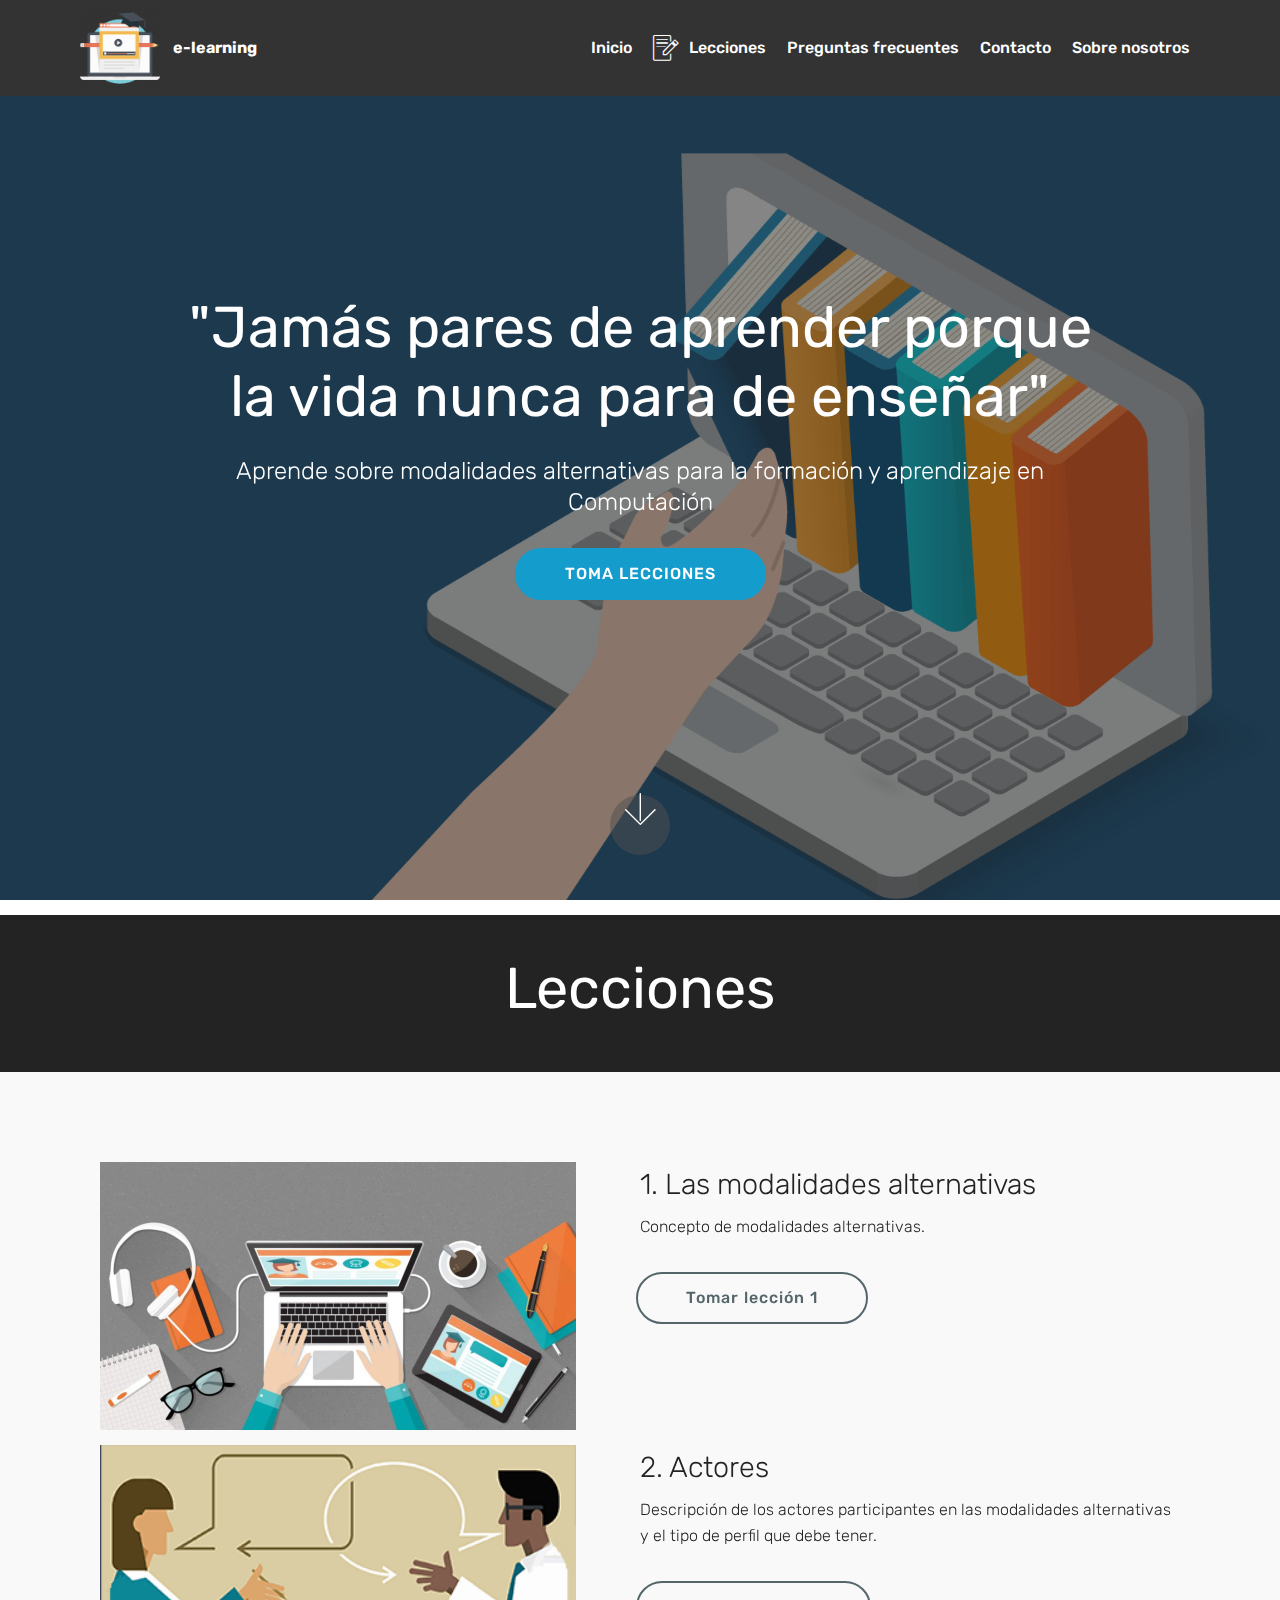
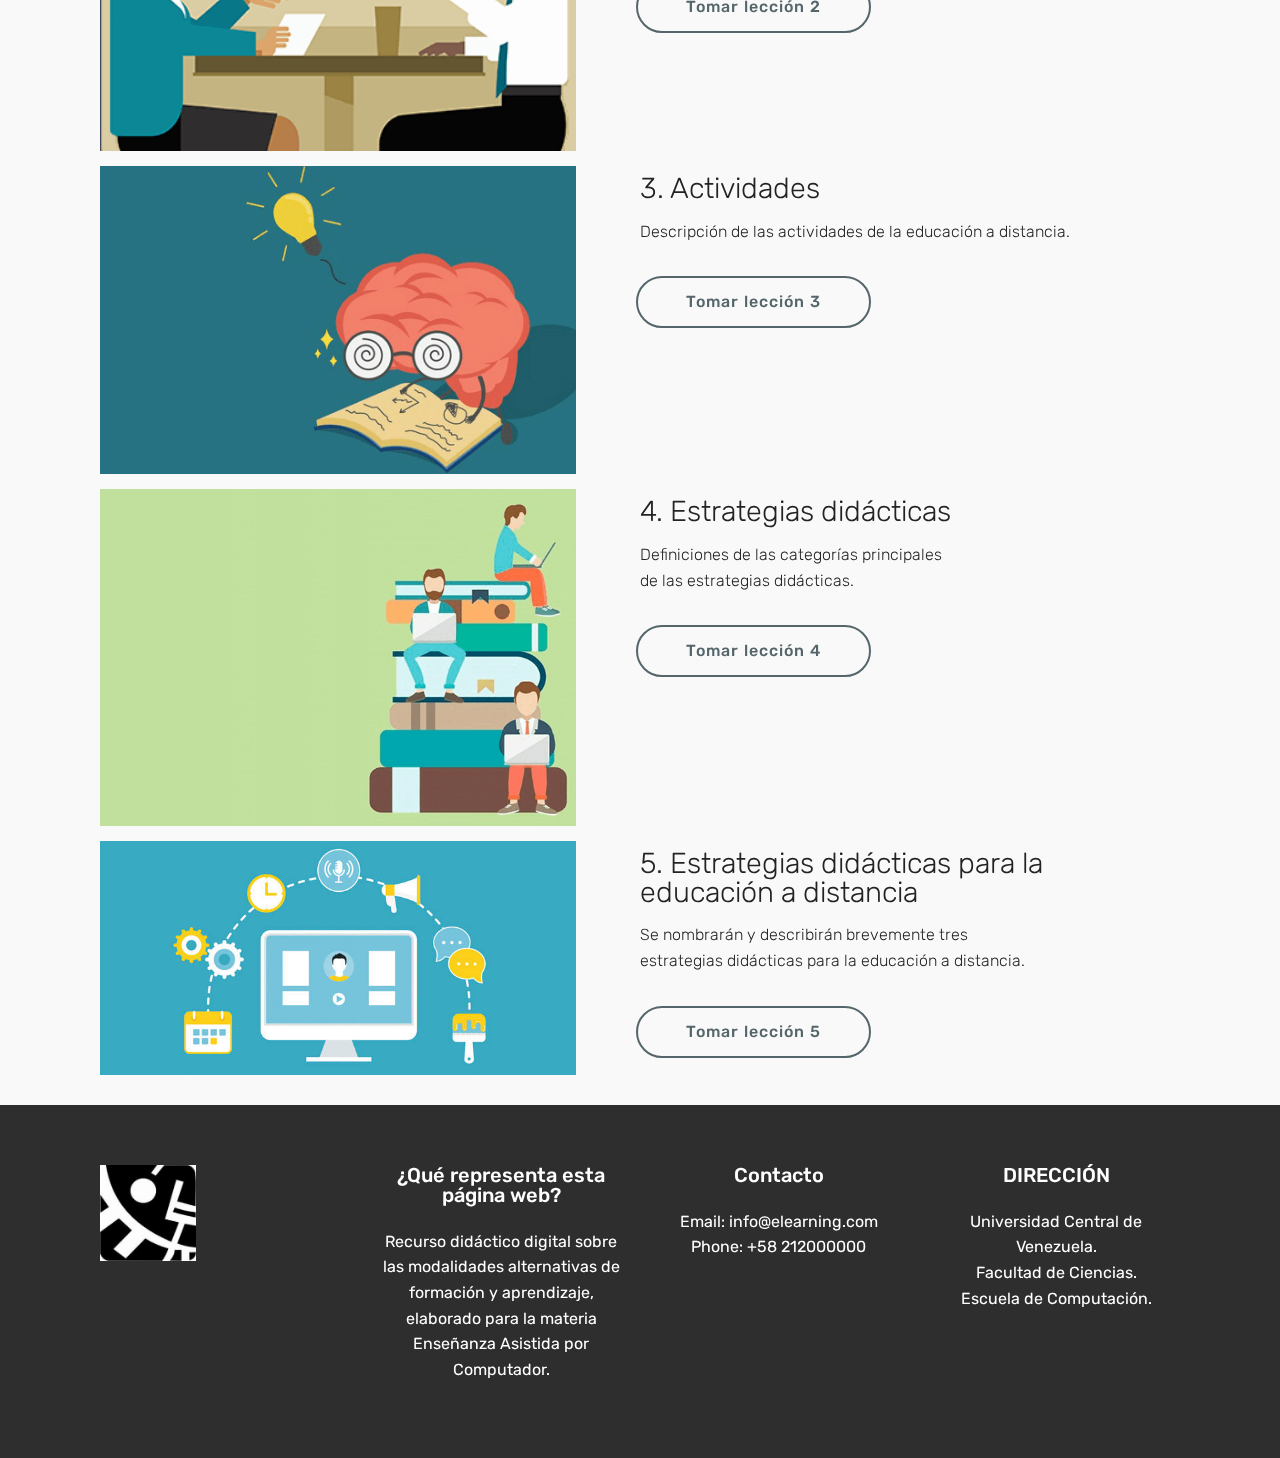
<file: index.html>
<!DOCTYPE html>
<html >
<head>
  <!-- Site made with Mobirise Website Builder v4.9.2, https://mobirise.com -->
  <meta charset="UTF-8">
  <meta http-equiv="X-UA-Compatible" content="IE=edge">
  <meta name="generator" content="Mobirise v4.9.2, mobirise.com">
  <meta name="viewport" content="width=device-width, initial-scale=1, minimum-scale=1">
  <link rel="shortcut icon" href="assets/images/13-512-164x164.png" type="image/x-icon">
  <meta name="description" content="">
  <title>index</title>
  <link rel="stylesheet" href="assets/web/assets/mobirise-icons/mobirise-icons.css">
  <link rel="stylesheet" href="assets/tether/tether.min.css">
  <link rel="stylesheet" href="assets/bootstrap/css/bootstrap.min.css">
  <link rel="stylesheet" href="assets/bootstrap/css/bootstrap-grid.min.css">
  <link rel="stylesheet" href="assets/bootstrap/css/bootstrap-reboot.min.css">
  <link rel="stylesheet" href="assets/socicon/css/styles.css">
  <link rel="stylesheet" href="assets/dropdown/css/style.css">
  <link rel="stylesheet" href="assets/theme/css/style.css">
  <link rel="stylesheet" href="assets/mobirise/css/mbr-additional.css" type="text/css">
  
  
  
</head>
<body>
  <section class="menu cid-rhDjSJ5TPz" once="menu" id="menu1-17">

    

    <nav class="navbar navbar-expand beta-menu navbar-dropdown align-items-center navbar-fixed-top navbar-toggleable-sm">
        <button class="navbar-toggler navbar-toggler-right" type="button" data-toggle="collapse" data-target="#navbarSupportedContent" aria-controls="navbarSupportedContent" aria-expanded="false" aria-label="Toggle navigation">
            <div class="hamburger">
                <span></span>
                <span></span>
                <span></span>
                <span></span>
            </div>
        </button>
        <div class="menu-logo">
            <div class="navbar-brand">
                <span class="navbar-logo">
                    <a href="https://mobirise.com">
                         <img src="assets/images/13-512-98x98.png" alt="Mobirise" title="" style="height: 5rem;">
                    </a>
                </span>
                <span class="navbar-caption-wrap"><a class="navbar-caption text-white display-4" href="https://mobirise.com">
                        e-learning</a></span>
            </div>
        </div>
        <div class="collapse navbar-collapse" id="navbarSupportedContent">
            <ul class="navbar-nav nav-dropdown nav-right" data-app-modern-menu="true"><li class="nav-item"><a class="nav-link link text-white display-7" href="index.html">Inicio</a></li><li class="nav-item"><a class="nav-link link text-white display-7" href="page1.html"><span class="mbri-edit mbr-iconfont mbr-iconfont-btn"></span>Lecciones</a></li><li class="nav-item"><a class="nav-link link text-white display-7" href="page2.html">
                        Preguntas frecuentes</a></li><li class="nav-item"><a class="nav-link link text-white display-7" href="page3.html">
                        Contacto</a></li><li class="nav-item"><a class="nav-link link text-white display-7" href="page4.html">Sobre nosotros</a></li></ul>
            
        </div>
    </nav>
</section>

<section class="engine"><a href="https://mobirise.info/m">free web design templates</a></section><section class="cid-rhCuYeeGxj mbr-fullscreen mbr-parallax-background" id="header2-r">

    

    <div class="mbr-overlay" style="opacity: 0.5; background-color: rgb(35, 35, 35);"></div>

    <div class="container align-center">
        <div class="row justify-content-md-center">
            <div class="mbr-white col-md-10">
                <h1 class="mbr-section-title mbr-bold pb-3 mbr-fonts-style display-1"><span style="font-weight: normal;">"Jamás pares de aprender porque la vida nunca para de enseñar"</span></h1>
                <h3 class="mbr-section-subtitle align-center mbr-light pb-3 mbr-fonts-style display-5">
                    Aprende sobre modalidades alternativas para la formación y aprendizaje en Computación</h3>
                
                <div class="mbr-section-btn"><a class="btn btn-md btn-primary display-4" href="index.html#content5-11">TOMA LECCIONES</a></div>
            </div>
        </div>
    </div>
    <div class="mbr-arrow hidden-sm-down" aria-hidden="true">
        <a href="#next">
            <i class="mbri-down mbr-iconfont"></i>
        </a>
    </div>
</section>

<section class="mbr-section content5 cid-rhCVLrsapn" id="content5-13">

    

    

    <div class="container">
        <div class="media-container-row">
            <div class="title col-12 col-md-8">
                
                
                
                
            </div>
        </div>
    </div>
</section>

<section class="mbr-section content5 cid-rhCRy1XvpB" id="content5-11">

    

    

    <div class="container">
        <div class="media-container-row">
            <div class="title col-12 col-md-8">
                <h2 class="align-center mbr-bold mbr-white pb-3 mbr-fonts-style display-1"><span style="font-weight: normal;">
                    Lecciones</span></h2>
                
                
                
            </div>
        </div>
    </div>
</section>

<section class="services2 cid-rhCRjHKLAa" id="services2-w">
    <!---->
    
    <!---->
    <!--Overlay-->
    
    <!--Container-->
    <div class="container">
        <div class="col-md-12">
            <div class="media-container-row">
                <div class="mbr-figure" style="width: 50%;">
                    <a href="page5.html"><img src="assets/images/shutterstock-4041891971-952x536.jpg" alt="Mobirise" title=""></a>
                </div>
                <div class="align-left aside-content">
                    <h2 class="mbr-title pt-2 mbr-fonts-style display-2">1. Las modalidades alternativas</h2>
                    <div class="mbr-section-text">
                        <p class="mbr-text text1 pt-2 mbr-light mbr-fonts-style display-7">
                            Concepto de modalidades alternativas.
                        </p>
                        
                    </div>
                    <!--Btn-->
                    <div class="mbr-section-btn pt-3 align-left"><a href="page5.html" class="btn btn-warning-outline display-4">
                            Tomar lección 1</a></div>
                </div>
            </div>
        </div>
    </div>
</section>

<section class="services2 cid-rhCRoyce1C" id="services2-x">
    <!---->
    
    <!---->
    <!--Overlay-->
    
    <!--Container-->
    <div class="container">
        <div class="col-md-12">
            <div class="media-container-row">
                <div class="mbr-figure" style="width: 50%;">
                    <a href="page6.html"><img src="assets/images/1-379x244.png" alt="Mobirise" title=""></a>
                </div>
                <div class="align-left aside-content">
                    <h2 class="mbr-title pt-2 mbr-fonts-style display-2">2. Actores</h2>
                    <div class="mbr-section-text">
                        <p class="mbr-text text1 pt-2 mbr-light mbr-fonts-style display-7">
                            Descripción de los actores participantes en las modalidades alternativas y el tipo de perfil que debe tener.
                        </p>
                        
                    </div>
                    <!--Btn-->
                    <div class="mbr-section-btn pt-3 align-left"><a href="page6.html" class="btn btn-warning-outline display-4">
                            Tomar lección 2</a></div>
                </div>
            </div>
        </div>
    </div>
</section>

<section class="services2 cid-rhCRq2TmuG" id="services2-y">
    <!---->
    
    <!---->
    <!--Overlay-->
    
    <!--Container-->
    <div class="container">
        <div class="col-md-12">
            <div class="media-container-row">
                <div class="mbr-figure" style="width: 50%;">
                    <a href="page7.html"><img src="assets/images/2-522x338.png" alt="Mobirise" title=""></a>
                </div>
                <div class="align-left aside-content">
                    <h2 class="mbr-title pt-2 mbr-fonts-style display-2">3. Actividades</h2>
                    <div class="mbr-section-text">
                        <p class="mbr-text text1 pt-2 mbr-light mbr-fonts-style display-7">Descripción de las actividades de la educación a distancia.</p>
                        
                    </div>
                    <!--Btn-->
                    <div class="mbr-section-btn pt-3 align-left"><a href="page7.html" class="btn btn-warning-outline display-4">
                            Tomar lección 3</a></div>
                </div>
            </div>
        </div>
    </div>
</section>

<section class="services2 cid-rhCRqDimfX" id="services2-z">
    <!---->
    
    <!---->
    <!--Overlay-->
    
    <!--Container-->
    <div class="container">
        <div class="col-md-12">
            <div class="media-container-row">
                <div class="mbr-figure" style="width: 50%;">
                    <a href="page8.html"><img src="assets/images/3-683x483.png" alt="Mobirise" title=""></a>
                </div>
                <div class="align-left aside-content">
                    <h2 class="mbr-title pt-2 mbr-fonts-style display-2">
                        4. Estrategias didácticas</h2>
                    <div class="mbr-section-text">
                        <p class="mbr-text text1 pt-2 mbr-light mbr-fonts-style display-7">Definiciones de las categorías principales 
<br>de las estrategias didácticas.</p>
                        
                    </div>
                    <!--Btn-->
                    <div class="mbr-section-btn pt-3 align-left"><a href="https://mobirise.co" class="btn btn-warning-outline display-4">
                            Tomar lección 4</a></div>
                </div>
            </div>
        </div>
    </div>
</section>

<section class="services2 cid-rhCRrh8LDH" id="services2-10">
    <!---->
    
    <!---->
    <!--Overlay-->
    
    <!--Container-->
    <div class="container">
        <div class="col-md-12">
            <div class="media-container-row">
                <div class="mbr-figure" style="width: 50%;">
                    <img src="assets/images/uncuyo-dictara-cursos-virtuales-google-prezi-dirigidos-docentes-712x350.jpg" alt="Mobirise" title="">
                </div>
                <div class="align-left aside-content">
                    <h2 class="mbr-title pt-2 mbr-fonts-style display-2">
                        5. Estrategias didácticas para la educación a distancia</h2>
                    <div class="mbr-section-text">
                        <p class="mbr-text text1 pt-2 mbr-light mbr-fonts-style display-7">Se nombrarán y describirán brevemente tres 
<br>estrategias didácticas para la educación a distancia.</p>
                        
                    </div>
                    <!--Btn-->
                    <div class="mbr-section-btn pt-3 align-left"><a href="page9.html" class="btn btn-warning-outline display-4">
                            Tomar lección 5</a></div>
                </div>
            </div>
        </div>
    </div>
</section>

<section class="cid-rhDjCkzdb0" id="footer1-16">

    

    

    <div class="container">
        <div class="media-container-row content text-white">
            <div class="col-12 col-md-3">
                <div class="media-wrap">
                    <a href="https://mobirise.com/">
                        <img src="assets/images/descarga-225x225.jpg" alt="Mobirise" title="">
                    </a>
                </div>
            </div>
            <div class="col-12 col-md-3 mbr-fonts-style display-7">
                <h5 class="pb-3">¿Qué representa esta página web?</h5>
                <p class="mbr-text">Recurso didáctico digital sobre las modalidades alternativas de formación y aprendizaje, elaborado para la materia Enseñanza Asistida por Computador.</p>
            </div>
            <div class="col-12 col-md-3 mbr-fonts-style display-7">
                <h5 class="pb-3">
                    Contacto</h5>
                <p class="mbr-text">
                    Email: info@elearning.com
                    <br>Phone: +58 212000000<br><br><br> &nbsp; &nbsp; &nbsp; &nbsp; &nbsp; &nbsp; &nbsp; &nbsp; &nbsp;<br><br></p>
            </div>
            <div class="col-12 col-md-3 mbr-fonts-style display-7">
                <h5 class="pb-3">
                    DIRECCIÓN</h5>
                <p class="mbr-text">Universidad Central de Venezuela.<br>Facultad de Ciencias.<br>Escuela de Computación.</p>
            </div>
        </div>
        
    </div>
</section>


  <script src="assets/web/assets/jquery/jquery.min.js"></script>
  <script src="assets/popper/popper.min.js"></script>
  <script src="assets/tether/tether.min.js"></script>
  <script src="assets/bootstrap/js/bootstrap.min.js"></script>
  <script src="assets/dropdown/js/script.min.js"></script>
  <script src="assets/touchswipe/jquery.touch-swipe.min.js"></script>
  <script src="assets/parallax/jarallax.min.js"></script>
  <script src="assets/smoothscroll/smooth-scroll.js"></script>
  <script src="assets/theme/js/script.js"></script>
  
  
</body>
</html>
</file>
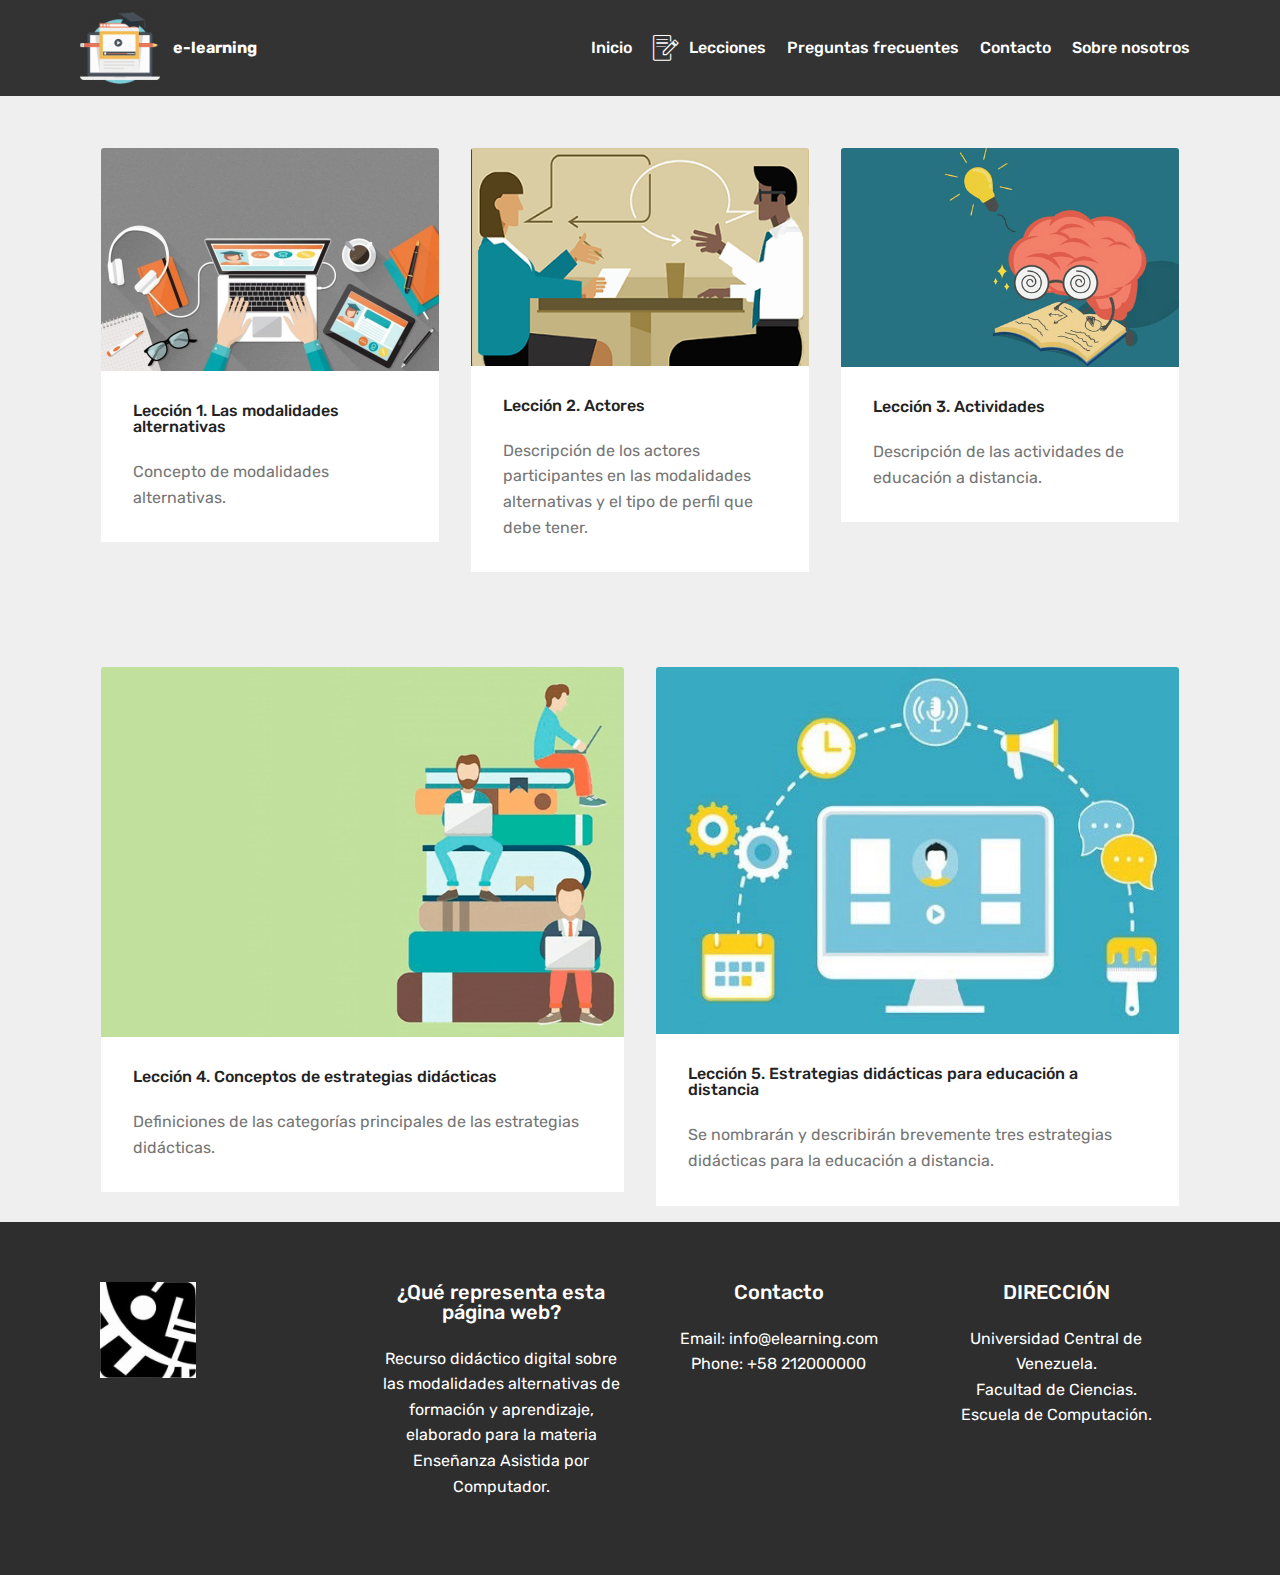
<file: page1.html>
<!DOCTYPE html>
<html >
<head>
  <!-- Site made with Mobirise Website Builder v4.9.2, https://mobirise.com -->
  <meta charset="UTF-8">
  <meta http-equiv="X-UA-Compatible" content="IE=edge">
  <meta name="generator" content="Mobirise v4.9.2, mobirise.com">
  <meta name="viewport" content="width=device-width, initial-scale=1, minimum-scale=1">
  <link rel="shortcut icon" href="assets/images/13-512-164x164.png" type="image/x-icon">
  <meta name="description" content="">
  <title>lecciones</title>
  <link rel="stylesheet" href="assets/web/assets/mobirise-icons/mobirise-icons.css">
  <link rel="stylesheet" href="assets/tether/tether.min.css">
  <link rel="stylesheet" href="assets/bootstrap/css/bootstrap.min.css">
  <link rel="stylesheet" href="assets/bootstrap/css/bootstrap-grid.min.css">
  <link rel="stylesheet" href="assets/bootstrap/css/bootstrap-reboot.min.css">
  <link rel="stylesheet" href="assets/socicon/css/styles.css">
  <link rel="stylesheet" href="assets/dropdown/css/style.css">
  <link rel="stylesheet" href="assets/theme/css/style.css">
  <link rel="stylesheet" href="assets/mobirise/css/mbr-additional.css" type="text/css">
  
  
  
</head>
<body>
  <section class="menu cid-rhlbc85mcb" once="menu" id="menu1-4">

    

    <nav class="navbar navbar-expand beta-menu navbar-dropdown align-items-center navbar-fixed-top navbar-toggleable-sm">
        <button class="navbar-toggler navbar-toggler-right" type="button" data-toggle="collapse" data-target="#navbarSupportedContent" aria-controls="navbarSupportedContent" aria-expanded="false" aria-label="Toggle navigation">
            <div class="hamburger">
                <span></span>
                <span></span>
                <span></span>
                <span></span>
            </div>
        </button>
        <div class="menu-logo">
            <div class="navbar-brand">
                <span class="navbar-logo">
                    <a href="https://mobirise.com">
                         <img src="assets/images/13-512-98x98.png" alt="Mobirise" title="" style="height: 5rem;">
                    </a>
                </span>
                <span class="navbar-caption-wrap"><a class="navbar-caption text-white display-4" href="https://mobirise.com">
                        e-learning</a></span>
            </div>
        </div>
        <div class="collapse navbar-collapse" id="navbarSupportedContent">
            <ul class="navbar-nav nav-dropdown nav-right" data-app-modern-menu="true"><li class="nav-item"><a class="nav-link link text-white display-7" href="index.html">Inicio</a></li><li class="nav-item"><a class="nav-link link text-white display-7" href="page1.html"><span class="mbri-edit mbr-iconfont mbr-iconfont-btn"></span>Lecciones</a></li><li class="nav-item"><a class="nav-link link text-white display-7" href="page2.html">
                        Preguntas frecuentes</a></li><li class="nav-item"><a class="nav-link link text-white display-7" href="page3.html">
                        Contacto</a></li><li class="nav-item"><a class="nav-link link text-white display-7" href="page4.html">Sobre nosotros</a></li></ul>
            
        </div>
    </nav>
</section>

<section class="engine"><a href="https://mobirise.info/e">how to make your own website for free</a></section><section class="features18 popup-btn-cards cid-rhlclGaUat" id="features18-7">

    

    
    <div class="container">
        
        <h3 class="mbr-section-subtitle display-5 align-center mbr-fonts-style mbr-light">&lt;mas info o se deja vacio&gt;</h3>
        <div class="media-container-row pt-5 ">
            <div class="card p-3 col-12 col-md-6 col-lg-4">
                <div class="card-wrapper ">
                    <div class="card-img">
                        <div class="mbr-overlay"></div>
                        <div class="mbr-section-btn text-center"><a href="page5.html" class="btn btn-primary display-4">Realizar</a></div>
                        <img src="assets/images/shutterstock-4041891971-676x446.jpg" alt="Mobirise" title="">
                    </div>
                    <div class="card-box">
                        <h4 class="card-title mbr-fonts-style display-7">
                            Lección 1. Las modalidades alternativas</h4>
                        <p class="mbr-text mbr-fonts-style align-left display-7">Concepto de modalidades alternativas.<breve descripcion="" o="" no="" se="" pone="" nada=""></breve></p>
                    </div>
                </div>
            </div>
            <div class="card p-3 col-12 col-md-6 col-lg-4">
                <div class="card-wrapper">
                    <div class="card-img">
                        <div class="mbr-overlay"></div>
                        <div class="mbr-section-btn text-center"><a href="page6.html" class="btn btn-primary display-4">Realizar</a></div>
                        <img src="assets/images/1-379x244.png" alt="Mobirise" title="">
                    </div>
                    <div class="card-box">
                        <h4 class="card-title mbr-fonts-style display-7">
                            Lección 2. Actores</h4>
                        <p class="mbr-text mbr-fonts-style display-7">Descripción de los actores participantes en las modalidades alternativas y el tipo de perfil que debe tener.<descripcion o="" vacio=""></descripcion></p>
                    </div>
                </div>
            </div>

            <div class="card p-3 col-12 col-md-6 col-lg-4">
                <div class="card-wrapper">
                    <div class="card-img">
                        <div class="mbr-overlay"></div>
                        <div class="mbr-section-btn text-center"><a href="page7.html" class="btn btn-primary display-4">Realizar</a></div>
                        <img src="assets/images/2-522x338.png" alt="Mobirise" title="">
                    </div>
                    <div class="card-box">
                        <h4 class="card-title mbr-fonts-style display-7">
                            Lección 3. Actividades</h4>
                        <p class="mbr-text mbr-fonts-style display-7">Descripción de las actividades de educación a distancia.</p>
                    </div>
                </div>
            </div>

            
        </div>
    </div>
</section>

<section class="features18 popup-btn-cards cid-rhB560eTXo" id="features18-t">

    

    
    <div class="container">
        
        
        <div class="media-container-row pt-5 ">
            <div class="card p-3 col-12 col-md-6">
                <div class="card-wrapper ">
                    <div class="card-img">
                        <div class="mbr-overlay"></div>
                        <div class="mbr-section-btn text-center"><a href="page8.html" class="btn btn-primary display-4">Realizar</a></div>
                        <img src="assets/images/3-683x483.png" alt="Mobirise" title="">
                    </div>
                    <div class="card-box">
                        <h4 class="card-title mbr-fonts-style display-7">
                            Lección 4. Conceptos de estrategias didácticas</h4>
                        <p class="mbr-text mbr-fonts-style align-left display-7">Definiciones de las categorías principales de las estrategias didácticas.<breve descripcion="" o="" no="" se="" pone="" nada=""></breve></p>
                    </div>
                </div>
            </div>
            <div class="card p-3 col-12 col-md-6">
                <div class="card-wrapper">
                    <div class="card-img">
                        <div class="mbr-overlay"></div>
                        <div class="mbr-section-btn text-center"><a href="page9.html" class="btn btn-primary display-4">Realizar</a></div>
                        <img src="assets/images/uncuyo-dictara-cursos-virtuales-google-prezi-dirigidos-docentes-copia-497x349.jpg" alt="Mobirise" title="">
                    </div>
                    <div class="card-box">
                        <h4 class="card-title mbr-fonts-style display-7">
                            Lección 5. Estrategias didácticas para educación a distancia</h4>
                        <p class="mbr-text mbr-fonts-style display-7">Se nombrarán y describirán brevemente tres estrategias didácticas para la educación a distancia.<descripcion o="" vacio=""></descripcion></p>
                    </div>
                </div>
            </div>

            

            
        </div>
    </div>
</section>

<section class="cid-rhxGB15LQp" id="footer1-y">

    

    

    <div class="container">
        <div class="media-container-row content text-white">
            <div class="col-12 col-md-3">
                <div class="media-wrap">
                    <a href="https://mobirise.com/">
                        <img src="assets/images/descarga-225x225.jpg" alt="Mobirise" title="">
                    </a>
                </div>
            </div>
            <div class="col-12 col-md-3 mbr-fonts-style display-7">
                <h5 class="pb-3">¿Qué representa esta página web?</h5>
                <p class="mbr-text">Recurso didáctico digital sobre las modalidades alternativas de formación y aprendizaje, elaborado para la materia Enseñanza Asistida por Computador.</p>
            </div>
            <div class="col-12 col-md-3 mbr-fonts-style display-7">
                <h5 class="pb-3">
                    Contacto</h5>
                <p class="mbr-text">
                    Email: info@elearning.com
                    <br>Phone: +58 212000000<br><br><br> &nbsp; &nbsp; &nbsp; &nbsp; &nbsp; &nbsp; &nbsp; &nbsp; &nbsp;<br><br></p>
            </div>
            <div class="col-12 col-md-3 mbr-fonts-style display-7">
                <h5 class="pb-3">
                    DIRECCIÓN</h5>
                <p class="mbr-text">Universidad Central de Venezuela.<br>Facultad de Ciencias.<br>Escuela de Computación.</p>
            </div>
        </div>
        
    </div>
</section>


  <script src="assets/web/assets/jquery/jquery.min.js"></script>
  <script src="assets/popper/popper.min.js"></script>
  <script src="assets/tether/tether.min.js"></script>
  <script src="assets/bootstrap/js/bootstrap.min.js"></script>
  <script src="assets/dropdown/js/script.min.js"></script>
  <script src="assets/touchswipe/jquery.touch-swipe.min.js"></script>
  <script src="assets/mbr-popup-btns/mbr-popup-btns.js"></script>
  <script src="assets/smoothscroll/smooth-scroll.js"></script>
  <script src="assets/theme/js/script.js"></script>
  
  
</body>
</html>
</file>
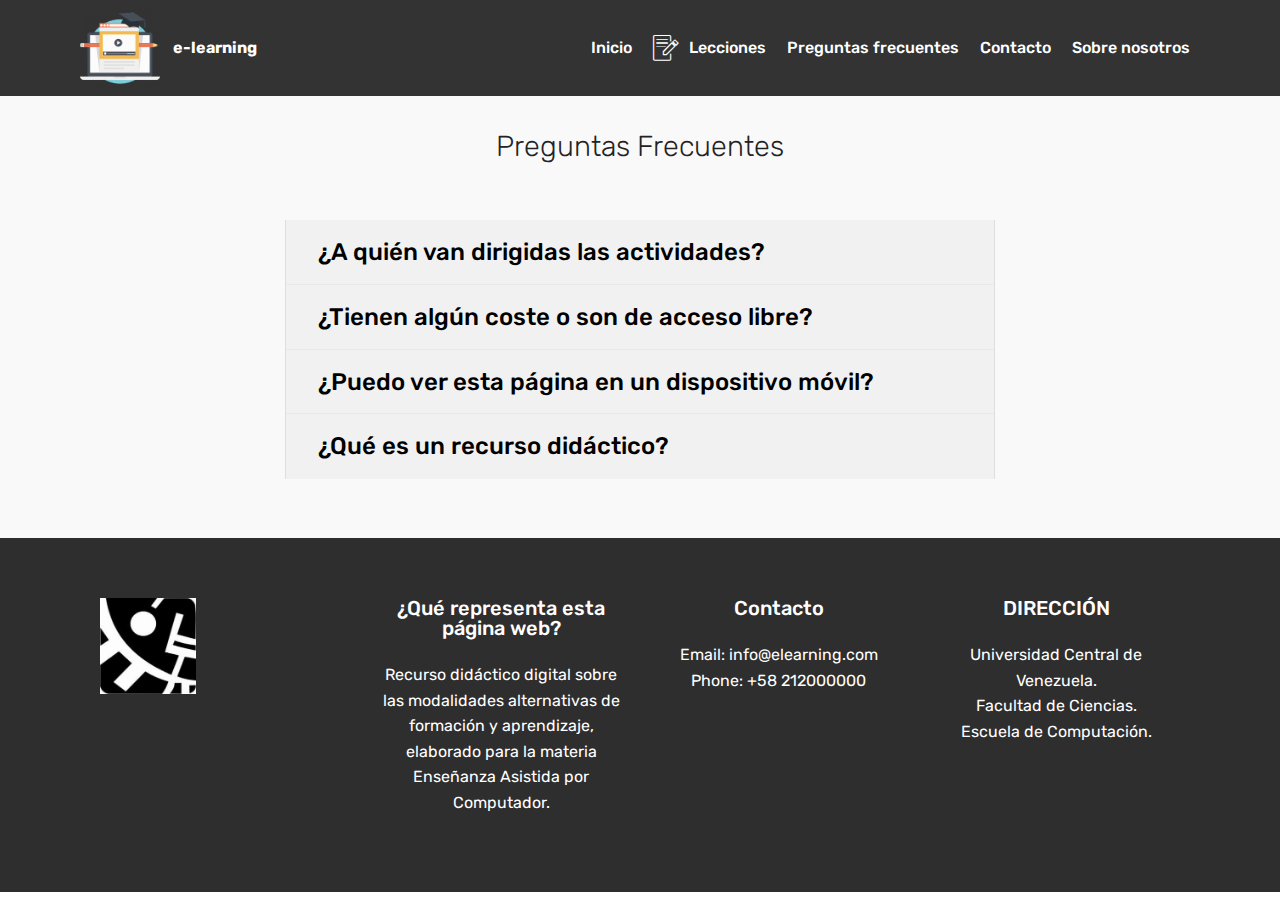
<file: page2.html>
<!DOCTYPE html>
<html >
<head>
  <!-- Site made with Mobirise Website Builder v4.9.2, https://mobirise.com -->
  <meta charset="UTF-8">
  <meta http-equiv="X-UA-Compatible" content="IE=edge">
  <meta name="generator" content="Mobirise v4.9.2, mobirise.com">
  <meta name="viewport" content="width=device-width, initial-scale=1, minimum-scale=1">
  <link rel="shortcut icon" href="assets/images/13-512-164x164.png" type="image/x-icon">
  <meta name="description" content="">
  <title>faq</title>
  <link rel="stylesheet" href="assets/web/assets/mobirise-icons/mobirise-icons.css">
  <link rel="stylesheet" href="assets/tether/tether.min.css">
  <link rel="stylesheet" href="assets/bootstrap/css/bootstrap.min.css">
  <link rel="stylesheet" href="assets/bootstrap/css/bootstrap-grid.min.css">
  <link rel="stylesheet" href="assets/bootstrap/css/bootstrap-reboot.min.css">
  <link rel="stylesheet" href="assets/socicon/css/styles.css">
  <link rel="stylesheet" href="assets/dropdown/css/style.css">
  <link rel="stylesheet" href="assets/theme/css/style.css">
  <link rel="stylesheet" href="assets/mobirise/css/mbr-additional.css" type="text/css">
  
  
  
</head>
<body>
  <section class="menu cid-rhle6xRbUK" once="menu" id="menu1-9">

    

    <nav class="navbar navbar-expand beta-menu navbar-dropdown align-items-center navbar-fixed-top navbar-toggleable-sm">
        <button class="navbar-toggler navbar-toggler-right" type="button" data-toggle="collapse" data-target="#navbarSupportedContent" aria-controls="navbarSupportedContent" aria-expanded="false" aria-label="Toggle navigation">
            <div class="hamburger">
                <span></span>
                <span></span>
                <span></span>
                <span></span>
            </div>
        </button>
        <div class="menu-logo">
            <div class="navbar-brand">
                <span class="navbar-logo">
                    <a href="https://mobirise.com">
                         <img src="assets/images/13-512-98x98.png" alt="Mobirise" title="" style="height: 5rem;">
                    </a>
                </span>
                <span class="navbar-caption-wrap"><a class="navbar-caption text-white display-4" href="https://mobirise.com">
                        e-learning</a></span>
            </div>
        </div>
        <div class="collapse navbar-collapse" id="navbarSupportedContent">
            <ul class="navbar-nav nav-dropdown nav-right" data-app-modern-menu="true"><li class="nav-item"><a class="nav-link link text-white display-7" href="index.html">Inicio</a></li><li class="nav-item"><a class="nav-link link text-white display-7" href="page1.html"><span class="mbri-edit mbr-iconfont mbr-iconfont-btn"></span>Lecciones</a></li><li class="nav-item"><a class="nav-link link text-white display-7" href="page2.html">
                        Preguntas frecuentes</a></li><li class="nav-item"><a class="nav-link link text-white display-7" href="page3.html">
                        Contacto</a></li><li class="nav-item"><a class="nav-link link text-white display-7" href="page4.html">Sobre nosotros</a></li></ul>
            
        </div>
    </nav>
</section>

<section class="engine"><a href="https://mobirise.info/f">simple web builder</a></section><section class="accordion1 cid-rhlesIy7Ff" id="accordion1-c">

    

    
    <div class="container">
        <div class="media-container-row">
            <div class="col-12 col-md-8">
                <div class="section-head text-center space30">
                    <h2 class="mbr-section-title pb-5 mbr-fonts-style display-2">
                        <br><br>Preguntas Frecuentes</h2>
                </div>
                <div class="clearfix"></div>
                <div id="bootstrap-accordion_50" class="panel-group accordionStyles accordion" role="tablist" aria-multiselectable="true">
                    <div class="card">
                        <div class="card-header" role="tab" id="headingOne">
                            <a role="button" class="panel-title collapsed text-black" data-toggle="collapse" data-core="" href="#collapse1_50" aria-expanded="false" aria-controls="collapse1">
                                <h4 class="mbr-fonts-style display-5">¿A quién van dirigidas las actividades?</h4>
                            </a>
                        </div>
                        <div id="collapse1_50" class="panel-collapse noScroll collapse " role="tabpanel" aria-labelledby="headingOne" data-parent="#bootstrap-accordion_50">
                            <div class="panel-body p-4">
                                <p class="mbr-fonts-style panel-text display-7">
                                   Con este programa se busca cumplir el objetivo de acercar a la ciudadanía tanto a su producción cultural como al conocimiento que la investigación genera en todos sus ámbitos.</p>
                            </div>
                        </div>
                    </div>
                    <div class="card">
                        <div class="card-header" role="tab" id="headingTwo">
                            <a role="button" class="collapsed panel-title text-black" data-toggle="collapse" data-core="" href="#collapse2_50" aria-expanded="false" aria-controls="collapse2">
                                <h4 class="mbr-fonts-style display-5">¿Tienen algún coste o son de acceso libre?</h4>
                            </a>
                            
                        </div>
                        <div id="collapse2_50" class="panel-collapse noScroll collapse" role="tabpanel" aria-labelledby="headingTwo" data-parent="#bootstrap-accordion_50">
                            <div class="panel-body p-4">
                                <p class="mbr-fonts-style panel-text display-7">Los recursos educativos están dirigidos a todo el público y son además de carácter gratuito.
<br></p>
                            </div>
                        </div>
                    </div>
                    <div class="card">
                        <div class="card-header" role="tab" id="headingThree">
                            <a role="button" class="collapsed text-black panel-title" data-toggle="collapse" data-core="" href="#collapse3_50" aria-expanded="false" aria-controls="collapse3">
                                <h4 class="mbr-fonts-style display-5">¿Puedo ver esta página en un dispositivo móvil?</h4>
                            </a>
                        </div>
                        <div id="collapse3_50" class="panel-collapse noScroll collapse" role="tabpanel" aria-labelledby="headingThree" data-parent="#bootstrap-accordion_50">
                            <div class="panel-body p-4">
                                <p class="mbr-fonts-style panel-text display-7">La respuesta es sí, gracias a las bondades de los lenguajes de programación y de nuestros desarrolladores se puede accesar desde cualquier dispositivo móvil.</p>
                            </div>
                        </div>
                    </div>
                    <div class="card">
                        <div class="card-header" role="tab" id="headingFour">
                            <a role="button" class="collapsed panel-title text-black" data-toggle="collapse" data-core="" href="#collapse4_50" aria-expanded="false" aria-controls="collapse4">
                                <h4 class="mbr-fonts-style display-5">¿Qué es un recurso didáctico?</h4>
                            </a> 
                        </div>
                        <div id="collapse4_50" class="panel-collapse noScroll collapse" role="tabpanel" aria-labelledby="headingFour" data-parent="#bootstrap-accordion_50">
                            <div class="panel-body p-4">
                                <p class="mbr-fonts-style panel-text display-7">Todo aquel contenido educativo en formato digital, que sirva como herramienta de sustento y soporte pedagógico para el aprendizaje en las modalidades a distancia y mixta,</p>
                            </div>
                        </div>
                    </div>
                    
                    
                </div>
            </div>
        </div>
    </div>
</section>

<section class="cid-rhDkSqfBe4" id="footer1-1b">

    

    

    <div class="container">
        <div class="media-container-row content text-white">
            <div class="col-12 col-md-3">
                <div class="media-wrap">
                    <a href="https://mobirise.com/">
                        <img src="assets/images/descarga-225x225.jpg" alt="Mobirise" title="">
                    </a>
                </div>
            </div>
            <div class="col-12 col-md-3 mbr-fonts-style display-7">
                <h5 class="pb-3">¿Qué representa esta página web?</h5>
                <p class="mbr-text">Recurso didáctico digital sobre las modalidades alternativas de formación y aprendizaje, elaborado para la materia Enseñanza Asistida por Computador.</p>
            </div>
            <div class="col-12 col-md-3 mbr-fonts-style display-7">
                <h5 class="pb-3">
                    Contacto</h5>
                <p class="mbr-text">
                    Email: info@elearning.com
                    <br>Phone: +58 212000000<br><br><br> &nbsp; &nbsp; &nbsp; &nbsp; &nbsp; &nbsp; &nbsp; &nbsp; &nbsp;<br><br></p>
            </div>
            <div class="col-12 col-md-3 mbr-fonts-style display-7">
                <h5 class="pb-3">
                    DIRECCIÓN</h5>
                <p class="mbr-text">Universidad Central de Venezuela.<br>Facultad de Ciencias.<br>Escuela de Computación.</p>
            </div>
        </div>
        
    </div>
</section>


  <script src="assets/web/assets/jquery/jquery.min.js"></script>
  <script src="assets/popper/popper.min.js"></script>
  <script src="assets/tether/tether.min.js"></script>
  <script src="assets/bootstrap/js/bootstrap.min.js"></script>
  <script src="assets/dropdown/js/script.min.js"></script>
  <script src="assets/touchswipe/jquery.touch-swipe.min.js"></script>
  <script src="assets/mbr-switch-arrow/mbr-switch-arrow.js"></script>
  <script src="assets/smoothscroll/smooth-scroll.js"></script>
  <script src="assets/theme/js/script.js"></script>
  
  
</body>
</html>
</file>
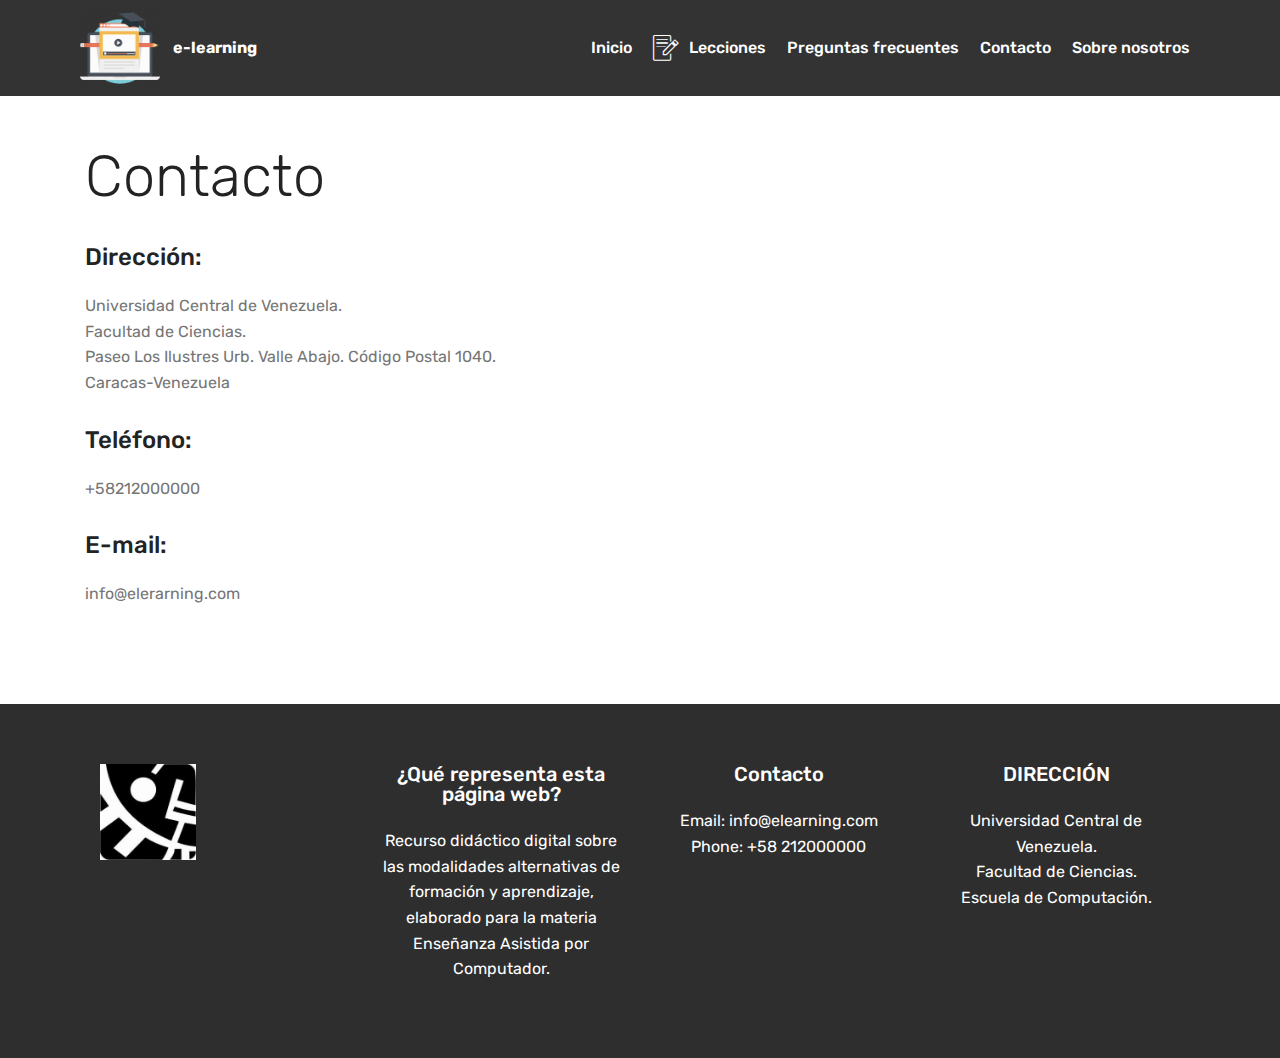
<file: page3.html>
<!DOCTYPE html>
<html >
<head>
  <!-- Site made with Mobirise Website Builder v4.9.2, https://mobirise.com -->
  <meta charset="UTF-8">
  <meta http-equiv="X-UA-Compatible" content="IE=edge">
  <meta name="generator" content="Mobirise v4.9.2, mobirise.com">
  <meta name="viewport" content="width=device-width, initial-scale=1, minimum-scale=1">
  <link rel="shortcut icon" href="assets/images/13-512-164x164.png" type="image/x-icon">
  <meta name="description" content="">
  <title>Contacto</title>
  <link rel="stylesheet" href="assets/web/assets/mobirise-icons/mobirise-icons.css">
  <link rel="stylesheet" href="assets/tether/tether.min.css">
  <link rel="stylesheet" href="assets/bootstrap/css/bootstrap.min.css">
  <link rel="stylesheet" href="assets/bootstrap/css/bootstrap-grid.min.css">
  <link rel="stylesheet" href="assets/bootstrap/css/bootstrap-reboot.min.css">
  <link rel="stylesheet" href="assets/facebook-plugin/style.css">
  <link rel="stylesheet" href="assets/socicon/css/styles.css">
  <link rel="stylesheet" href="assets/dropdown/css/style.css">
  <link rel="stylesheet" href="assets/theme/css/style.css">
  <link rel="stylesheet" href="assets/mobirise/css/mbr-additional.css" type="text/css">
  
  
  
</head>
<body>
  <section class="menu cid-rhleFad159" once="menu" id="menu1-d">

    

    <nav class="navbar navbar-expand beta-menu navbar-dropdown align-items-center navbar-fixed-top navbar-toggleable-sm">
        <button class="navbar-toggler navbar-toggler-right" type="button" data-toggle="collapse" data-target="#navbarSupportedContent" aria-controls="navbarSupportedContent" aria-expanded="false" aria-label="Toggle navigation">
            <div class="hamburger">
                <span></span>
                <span></span>
                <span></span>
                <span></span>
            </div>
        </button>
        <div class="menu-logo">
            <div class="navbar-brand">
                <span class="navbar-logo">
                    <a href="https://mobirise.com">
                         <img src="assets/images/13-512-98x98.png" alt="Mobirise" title="" style="height: 5rem;">
                    </a>
                </span>
                <span class="navbar-caption-wrap"><a class="navbar-caption text-white display-4" href="https://mobirise.com">
                        e-learning</a></span>
            </div>
        </div>
        <div class="collapse navbar-collapse" id="navbarSupportedContent">
            <ul class="navbar-nav nav-dropdown nav-right" data-app-modern-menu="true"><li class="nav-item"><a class="nav-link link text-white display-7" href="index.html">Inicio</a></li><li class="nav-item"><a class="nav-link link text-white display-7" href="page1.html"><span class="mbri-edit mbr-iconfont mbr-iconfont-btn"></span>Lecciones</a></li><li class="nav-item"><a class="nav-link link text-white display-7" href="page2.html">
                        Preguntas frecuentes</a></li><li class="nav-item"><a class="nav-link link text-white display-7" href="page3.html">
                        Contacto</a></li><li class="nav-item"><a class="nav-link link text-white display-7" href="page4.html">Sobre nosotros</a></li></ul>
            
        </div>
    </nav>
</section>

<section class="engine"><a href="https://mobirise.info/h">create your own web page for free</a></section><section class="mbr-section contacts1 cid-rhlePgowLK" id="contacts1-g">
    <!---->
    
    <!---->
    <!--Overlay-->
    
    <!--Container-->
    <div class="container">
        <div class="row">
            <!--Titles-->
            <div class="title col-12">
                <h2 class="align-left mbr-fonts-style display-1"><br>Contacto</h2>
                
            </div>
            <!--Left-->
            <div class="col-12 col-md-6">
                <div class="left-block wrapper">
                    <div class="b b-adress">
                        <h5 class="align-left mbr-fonts-style m-0 display-5">
                            Dirección:</h5>
                        <p class="mbr-text align-left mbr-fonts-style display-7">Universidad Central de Venezuela.<br> Facultad de Ciencias.<br>Paseo Los Ilustres Urb. Valle Abajo. Código Postal 1040. <br>Caracas-Venezuela&nbsp;</p>
                    </div>
                    <div class="b b-phone">
                        <h5 class="align-left mbr-fonts-style m-0 display-5">
                            Teléfono:</h5>
                        <p class="mbr-text align-left mbr-fonts-style display-7">
                            +58212000000</p>
                    </div>
                    <div class="b b-mail">
                        <h5 class="align-left mbr-fonts-style m-0 display-5">
                            E-mail:
                        </h5>
                        <p class="mbr-text align-left mbr-fonts-style display-7">info@elerarning.com</p>
                    </div>
                </div>
            </div>
            <!--Right-->
            <div class="col-12 col-md-6">
                <div class="google-map"><iframe frameborder="0" style="border:0" src="https://www.google.com/maps/embed/v1/place?key=AIzaSyCy9r70T3NYf3PhvVflTo0_zdif2_IoIYs&amp;q=place_id:ChIJvajAe9BYKowRhi4zTxinUvw" allowfullscreen=""></iframe></div>
            </div>
        </div>
    </div>
</section>

<section class="mbr-section mbr-section__comments" id="facebook-comments-block-1h" data-rv-view="50" style="background-color: rgb(255, 255, 255); padding-top: 0rem; padding-bottom: 0rem;">
         
    <div class="mbr-section__container mbr-section__container--isolated addons-container">
        <div class="addons-row">
            
            <div class="addons-container-inner"><div class="googlePlaceholder" data-numposts=""><h2>GOOGLE COMMENTS WILL BE SHOWN ONLY WHEN YOUR SITE IS ONLINE</h2> <img src="assets/images/google-comments.jpg"></div></div>
           
        </div>
    </div>
</section>

<section class="cid-rhDkimhg93" id="footer1-19">

    

    

    <div class="container">
        <div class="media-container-row content text-white">
            <div class="col-12 col-md-3">
                <div class="media-wrap">
                    <a href="https://mobirise.com/">
                        <img src="assets/images/descarga-225x225.jpg" alt="Mobirise" title="">
                    </a>
                </div>
            </div>
            <div class="col-12 col-md-3 mbr-fonts-style display-7">
                <h5 class="pb-3">¿Qué representa esta página web?</h5>
                <p class="mbr-text">Recurso didáctico digital sobre las modalidades alternativas de formación y aprendizaje, elaborado para la materia Enseñanza Asistida por Computador.</p>
            </div>
            <div class="col-12 col-md-3 mbr-fonts-style display-7">
                <h5 class="pb-3">
                    Contacto</h5>
                <p class="mbr-text">
                    Email: info@elearning.com
                    <br>Phone: +58 212000000<br><br><br> &nbsp; &nbsp; &nbsp; &nbsp; &nbsp; &nbsp; &nbsp; &nbsp; &nbsp;<br><br></p>
            </div>
            <div class="col-12 col-md-3 mbr-fonts-style display-7">
                <h5 class="pb-3">
                    DIRECCIÓN</h5>
                <p class="mbr-text">Universidad Central de Venezuela.<br>Facultad de Ciencias.<br>Escuela de Computación.</p>
            </div>
        </div>
        
    </div>
</section>


  <script src="assets/web/assets/jquery/jquery.min.js"></script>
  <script src="assets/popper/popper.min.js"></script>
  <script src="assets/tether/tether.min.js"></script>
  <script src="assets/bootstrap/js/bootstrap.min.js"></script>
  <script src="https://connect.facebook.net/en_US/sdk.js#xfbml=1&version=v2.5"></script>
  <script src="https://apis.google.com/js/plusone.js"></script>
  <script src="assets/facebook-plugin/facebook-script.js"></script>
  <script src="assets/dropdown/js/script.min.js"></script>
  <script src="assets/touchswipe/jquery.touch-swipe.min.js"></script>
  <script src="assets/smoothscroll/smooth-scroll.js"></script>
  <script src="assets/theme/js/script.js"></script>
  
  
</body>
</html>
</file>
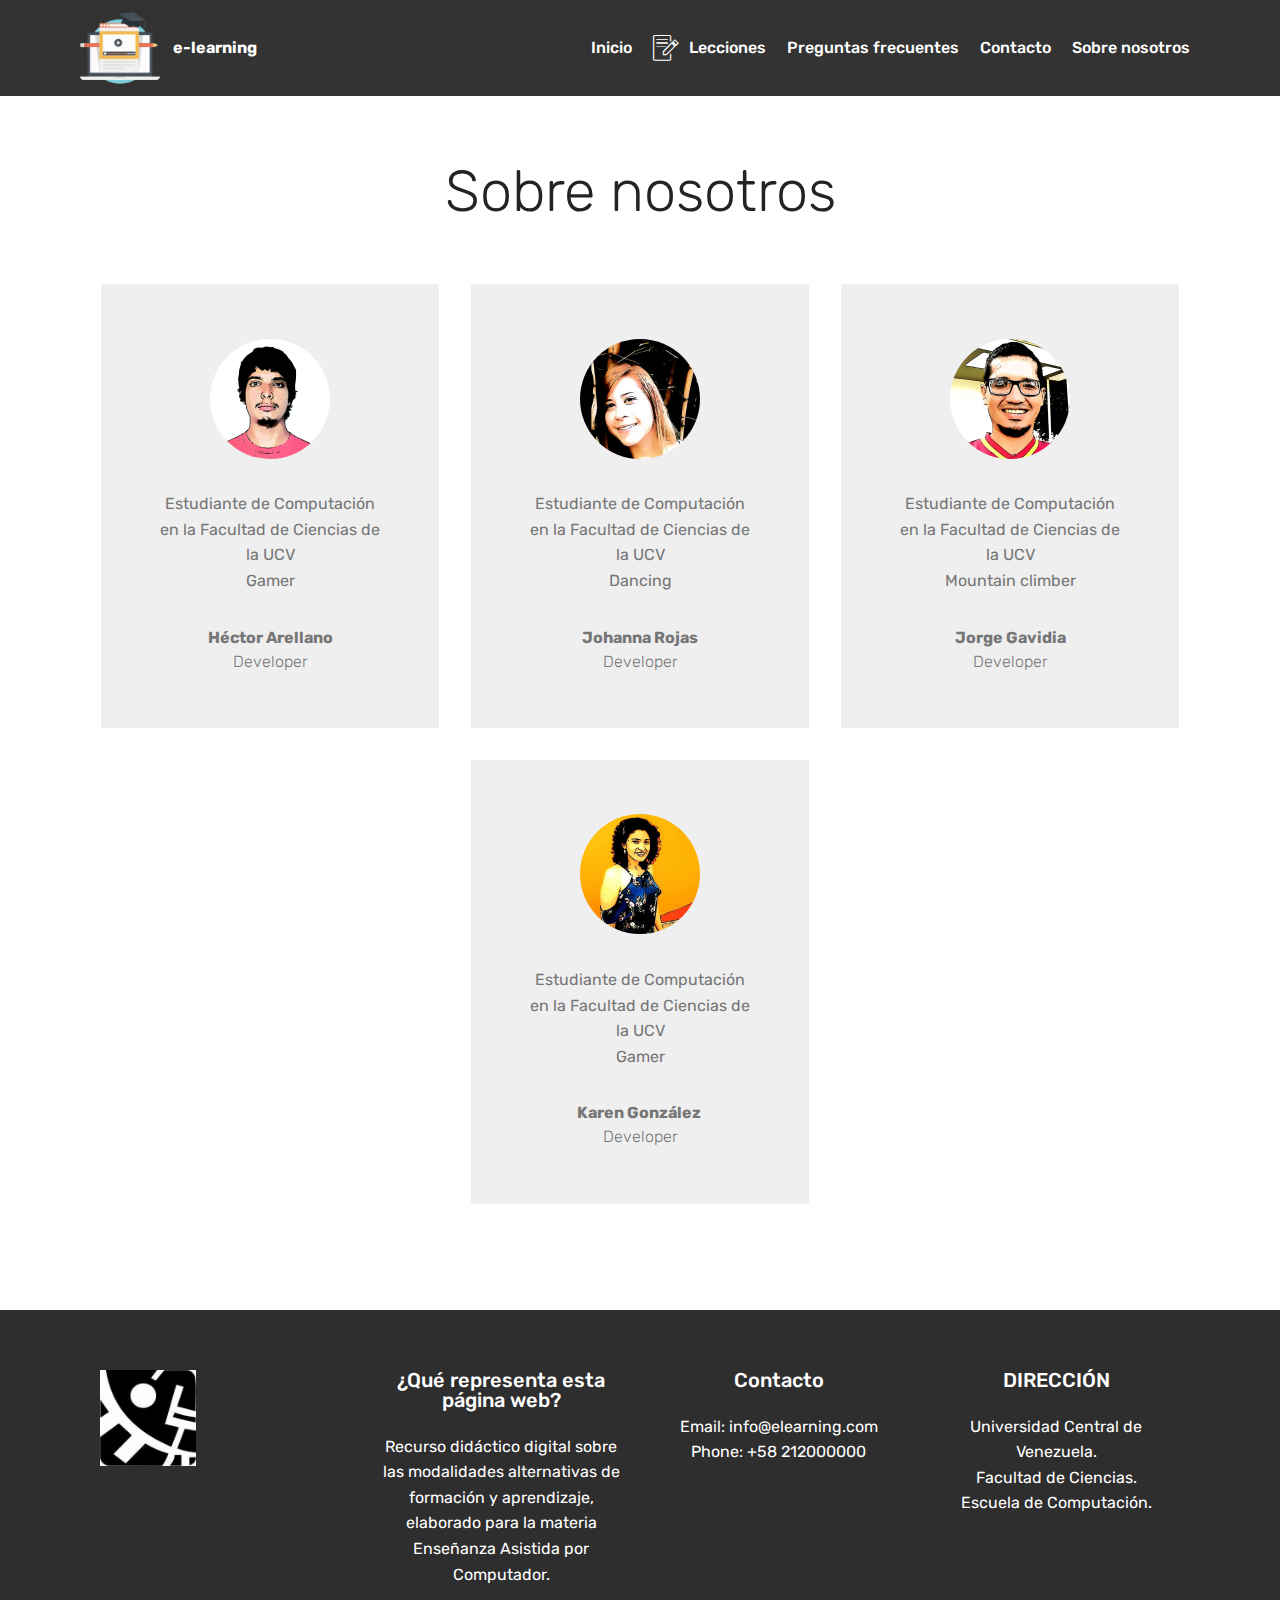
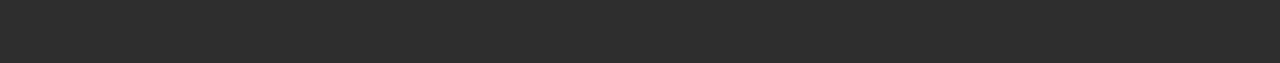
<file: page4.html>
<!DOCTYPE html>
<html >
<head>
  <!-- Site made with Mobirise Website Builder v4.9.2, https://mobirise.com -->
  <meta charset="UTF-8">
  <meta http-equiv="X-UA-Compatible" content="IE=edge">
  <meta name="generator" content="Mobirise v4.9.2, mobirise.com">
  <meta name="viewport" content="width=device-width, initial-scale=1, minimum-scale=1">
  <link rel="shortcut icon" href="assets/images/13-512-164x164.png" type="image/x-icon">
  <meta name="description" content="">
  <title>about</title>
  <link rel="stylesheet" href="assets/web/assets/mobirise-icons/mobirise-icons.css">
  <link rel="stylesheet" href="assets/tether/tether.min.css">
  <link rel="stylesheet" href="assets/bootstrap/css/bootstrap.min.css">
  <link rel="stylesheet" href="assets/bootstrap/css/bootstrap-grid.min.css">
  <link rel="stylesheet" href="assets/bootstrap/css/bootstrap-reboot.min.css">
  <link rel="stylesheet" href="assets/dropdown/css/style.css">
  <link rel="stylesheet" href="assets/socicon/css/styles.css">
  <link rel="stylesheet" href="assets/theme/css/style.css">
  <link rel="stylesheet" href="assets/mobirise/css/mbr-additional.css" type="text/css">
  
  
  
</head>
<body>
  <section class="menu cid-rhlfGWhwqt" once="menu" id="menu1-h">

    

    <nav class="navbar navbar-expand beta-menu navbar-dropdown align-items-center navbar-fixed-top navbar-toggleable-sm">
        <button class="navbar-toggler navbar-toggler-right" type="button" data-toggle="collapse" data-target="#navbarSupportedContent" aria-controls="navbarSupportedContent" aria-expanded="false" aria-label="Toggle navigation">
            <div class="hamburger">
                <span></span>
                <span></span>
                <span></span>
                <span></span>
            </div>
        </button>
        <div class="menu-logo">
            <div class="navbar-brand">
                <span class="navbar-logo">
                    <a href="https://mobirise.com">
                         <img src="assets/images/13-512-98x98.png" alt="Mobirise" title="" style="height: 5rem;">
                    </a>
                </span>
                <span class="navbar-caption-wrap"><a class="navbar-caption text-white display-4" href="https://mobirise.com">
                        e-learning</a></span>
            </div>
        </div>
        <div class="collapse navbar-collapse" id="navbarSupportedContent">
            <ul class="navbar-nav nav-dropdown nav-right" data-app-modern-menu="true"><li class="nav-item"><a class="nav-link link text-white display-7" href="index.html">Inicio</a></li><li class="nav-item"><a class="nav-link link text-white display-7" href="page1.html"><span class="mbri-edit mbr-iconfont mbr-iconfont-btn"></span>Lecciones</a></li><li class="nav-item"><a class="nav-link link text-white display-7" href="page2.html">
                        Preguntas frecuentes</a></li><li class="nav-item"><a class="nav-link link text-white display-7" href="page3.html">
                        Contacto</a></li><li class="nav-item"><a class="nav-link link text-white display-7" href="page4.html">Sobre nosotros</a></li></ul>
            
        </div>
    </nav>
</section>

<section class="engine"><a href="https://mobirise.info/m">website design templates</a></section><section class="testimonials1 cid-rhlfZXvfOR" id="testimonials1-l">

    

    
    <div class="container">
        <div class="media-container-row">
            <div class="title col-12 align-center">
                <h2 class="pb-3 mbr-fonts-style display-1"><br>Sobre nosotros</h2>
                
            </div>
        </div>
    </div>

    <div class="container pt-3 mt-2">
        <div class="media-container-row">
            <div class="mbr-testimonial p-3 align-center col-12 col-md-6 col-lg-4">
                <div class="panel-item p-3">
                    <div class="card-block">
                        <div class="testimonial-photo">
                            <img src="assets/images/hector-240x240.png" alt="" title="">
                        </div>
                        <p class="mbr-text mbr-fonts-style display-7">
                           Estudiante de Computación en la Facultad de Ciencias de la UCV<br>Gamer</p>
                    </div>
                    <div class="card-footer">
                        <div class="mbr-author-name mbr-bold mbr-fonts-style display-7">Héctor Arellano</div>
                        <small class="mbr-author-desc mbr-italic mbr-light mbr-fonts-style display-7">
                               Developer
                        </small>
                    </div>
                </div>
            </div>

            <div class="mbr-testimonial p-3 align-center col-12 col-md-6 col-lg-4">
                <div class="panel-item p-3">
                    <div class="card-block">
                        <div class="testimonial-photo">
                            <img src="assets/images/image-1-240x266.jpg" alt="" title="">
                        </div>
                        <p class="mbr-text mbr-fonts-style display-7">Estudiante de Computación en la Facultad de Ciencias de la UCV<br>Dancing</p>
                    </div>
                    <div class="card-footer">
                        <div class="mbr-author-name mbr-bold mbr-fonts-style display-7">
                             Johanna Rojas</div>
                        <small class="mbr-author-desc mbr-italic mbr-light mbr-fonts-style display-7">
                               Developer
                        </small>
                    </div>
                </div>
            </div>

            <div class="mbr-testimonial p-3 align-center col-12 col-md-6 col-lg-4">
                <div class="panel-item p-3">
                    <div class="card-block">
                        <div class="testimonial-photo">
                            <img src="assets/images/jorge-240x360.jpg" alt="" title="">
                        </div>
                        <p class="mbr-text mbr-fonts-style display-7">Estudiante de Computación en la Facultad de Ciencias de la UCV<br>Mountain climber<br></p>
                    </div>
                    <div class="card-footer">
                        <div class="mbr-author-name mbr-bold mbr-fonts-style display-7">
                             Jorge Gavidia</div>
                        <small class="mbr-author-desc mbr-italic mbr-light mbr-fonts-style display-7">
                               Developer
                        </small>
                    </div>
                </div>
            </div>

            <div class="mbr-testimonial p-3 align-center col-12 col-md-6 col-lg-4">
                <div class="panel-item p-3">
                    <div class="card-block">
                        <div class="testimonial-photo">
                            <img src="assets/images/karen-go-240x254.jpg" alt="" title="">
                        </div>
                        <p class="mbr-text mbr-fonts-style display-7">
                           Estudiante de Computación en la Facultad de Ciencias de la UCV<br>Gamer</p>
                    </div>
                    <div class="card-footer">
                        <div class="mbr-author-name mbr-bold mbr-fonts-style display-7">
                             Karen González&nbsp;</div>
                        <small class="mbr-author-desc mbr-italic mbr-light mbr-fonts-style display-7">
                               Developer
                        </small>
                    </div>
                </div>
            </div>

            

            
        </div>
    </div>   
</section>

<section class="cid-rhDk7Iwymh" id="footer1-18">

    

    

    <div class="container">
        <div class="media-container-row content text-white">
            <div class="col-12 col-md-3">
                <div class="media-wrap">
                    <a href="https://mobirise.com/">
                        <img src="assets/images/descarga-225x225.jpg" alt="Mobirise" title="">
                    </a>
                </div>
            </div>
            <div class="col-12 col-md-3 mbr-fonts-style display-7">
                <h5 class="pb-3">¿Qué representa esta página web?</h5>
                <p class="mbr-text">Recurso didáctico digital sobre las modalidades alternativas de formación y aprendizaje, elaborado para la materia Enseñanza Asistida por Computador.</p>
            </div>
            <div class="col-12 col-md-3 mbr-fonts-style display-7">
                <h5 class="pb-3">
                    Contacto</h5>
                <p class="mbr-text">
                    Email: info@elearning.com
                    <br>Phone: +58 212000000<br><br><br> &nbsp; &nbsp; &nbsp; &nbsp; &nbsp; &nbsp; &nbsp; &nbsp; &nbsp;<br><br></p>
            </div>
            <div class="col-12 col-md-3 mbr-fonts-style display-7">
                <h5 class="pb-3">
                    DIRECCIÓN</h5>
                <p class="mbr-text">Universidad Central de Venezuela.<br>Facultad de Ciencias.<br>Escuela de Computación.</p>
            </div>
        </div>
        
    </div>
</section>


  <script src="assets/web/assets/jquery/jquery.min.js"></script>
  <script src="assets/popper/popper.min.js"></script>
  <script src="assets/tether/tether.min.js"></script>
  <script src="assets/bootstrap/js/bootstrap.min.js"></script>
  <script src="assets/smoothscroll/smooth-scroll.js"></script>
  <script src="assets/dropdown/js/script.min.js"></script>
  <script src="assets/touchswipe/jquery.touch-swipe.min.js"></script>
  <script src="assets/theme/js/script.js"></script>
  
  
</body>
</html>
</file>
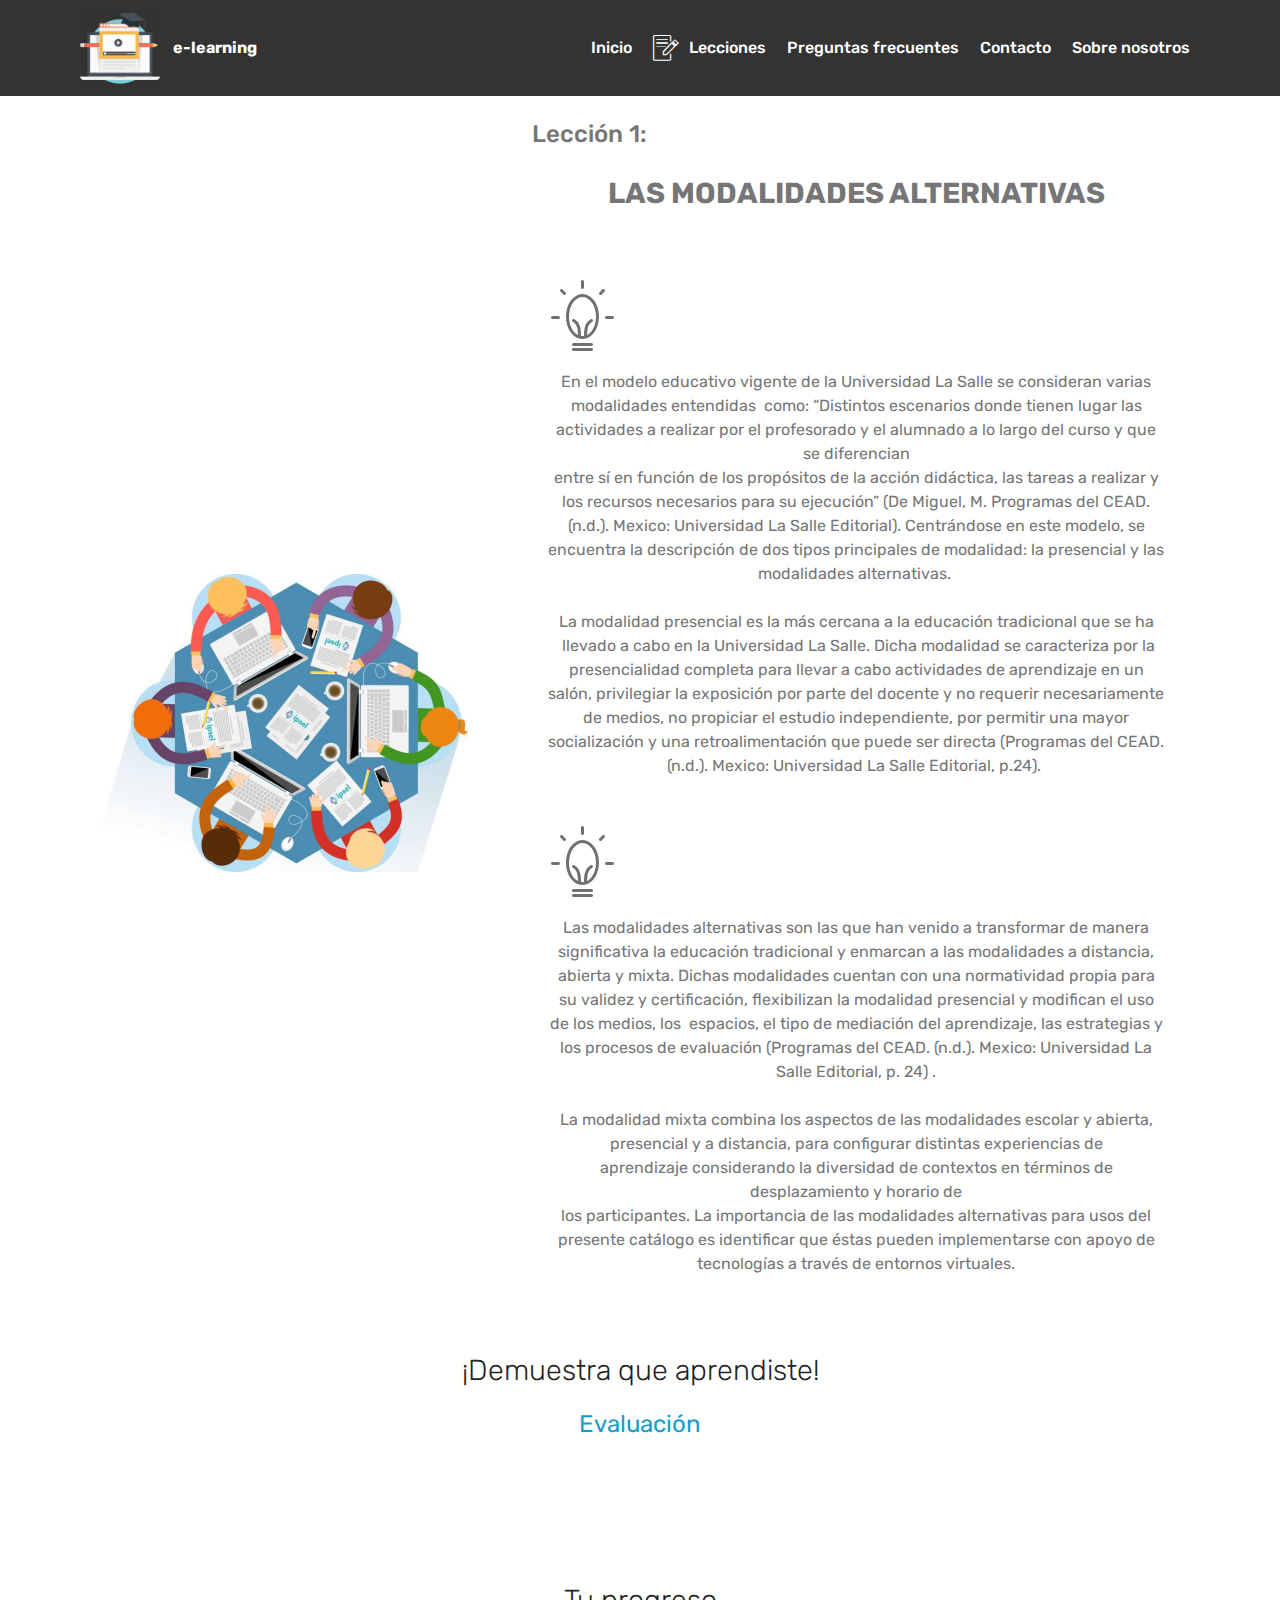
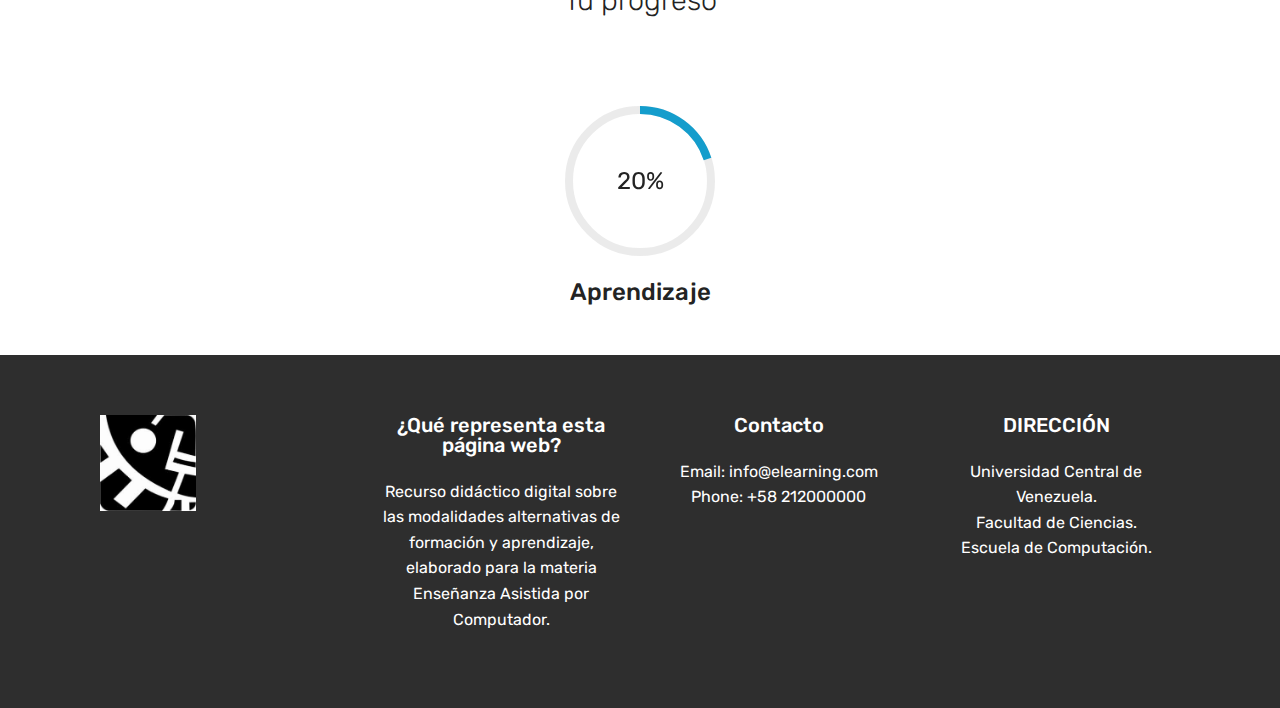
<file: page5.html>
<!DOCTYPE html>
<html >
<head>
  <!-- Site made with Mobirise Website Builder v4.9.2, https://mobirise.com -->
  <meta charset="UTF-8">
  <meta http-equiv="X-UA-Compatible" content="IE=edge">
  <meta name="generator" content="Mobirise v4.9.2, mobirise.com">
  <meta name="viewport" content="width=device-width, initial-scale=1, minimum-scale=1">
  <link rel="shortcut icon" href="assets/images/13-512-164x164.png" type="image/x-icon">
  <meta name="description" content="">
  <title>leccion_1</title>
  <link rel="stylesheet" href="assets/web/assets/mobirise-icons/mobirise-icons.css">
  <link rel="stylesheet" href="assets/tether/tether.min.css">
  <link rel="stylesheet" href="assets/bootstrap/css/bootstrap.min.css">
  <link rel="stylesheet" href="assets/bootstrap/css/bootstrap-grid.min.css">
  <link rel="stylesheet" href="assets/bootstrap/css/bootstrap-reboot.min.css">
  <link rel="stylesheet" href="assets/socicon/css/styles.css">
  <link rel="stylesheet" href="assets/dropdown/css/style.css">
  <link rel="stylesheet" href="assets/as-pie-progress/css/progress.min.css">
  <link rel="stylesheet" href="assets/theme/css/style.css">
  <link rel="stylesheet" href="assets/mobirise/css/mbr-additional.css" type="text/css">
  
  
  
</head>
<body>
  <section class="menu cid-rhuqpSz7ur" once="menu" id="menu1-m">

    

    <nav class="navbar navbar-expand beta-menu navbar-dropdown align-items-center navbar-fixed-top navbar-toggleable-sm">
        <button class="navbar-toggler navbar-toggler-right" type="button" data-toggle="collapse" data-target="#navbarSupportedContent" aria-controls="navbarSupportedContent" aria-expanded="false" aria-label="Toggle navigation">
            <div class="hamburger">
                <span></span>
                <span></span>
                <span></span>
                <span></span>
            </div>
        </button>
        <div class="menu-logo">
            <div class="navbar-brand">
                <span class="navbar-logo">
                    <a href="https://mobirise.com">
                         <img src="assets/images/13-512-98x98.png" alt="Mobirise" title="" style="height: 5rem;">
                    </a>
                </span>
                <span class="navbar-caption-wrap"><a class="navbar-caption text-white display-4" href="https://mobirise.com">
                        e-learning</a></span>
            </div>
        </div>
        <div class="collapse navbar-collapse" id="navbarSupportedContent">
            <ul class="navbar-nav nav-dropdown nav-right" data-app-modern-menu="true"><li class="nav-item"><a class="nav-link link text-white display-7" href="index.html">Inicio</a></li><li class="nav-item"><a class="nav-link link text-white display-7" href="page1.html"><span class="mbri-edit mbr-iconfont mbr-iconfont-btn"></span>Lecciones</a></li><li class="nav-item"><a class="nav-link link text-white display-7" href="page2.html">
                        Preguntas frecuentes</a></li><li class="nav-item"><a class="nav-link link text-white display-7" href="page3.html">
                        Contacto</a></li><li class="nav-item"><a class="nav-link link text-white display-7" href="page4.html">Sobre nosotros</a></li></ul>
            
        </div>
    </nav>
</section>

<section class="engine"><a href="https://mobirise.info/b">how to create a site for free</a></section><section class="features11 cid-rhur9aOd5h" id="features11-p">

    

    

    <div class="container">   
        <div class="col-md-12">
            <div class="media-container-row">
                <div class="mbr-figure m-auto" style="width: 40%;">
                    <img src="assets/images/5978a55689b13-736x596.jpg" alt="Mobirise" title="">
                </div>
                <div class=" align-left aside-content">
                    <h2 class="mbr-title pt-2 mbr-fonts-style display-5"><br>Lección 1:</h2>
                    <div class="mbr-section-text">
                        <p class="mbr-text mb-5 pt-3 mbr-light mbr-fonts-style display-2"><strong>LAS MODALIDADES ALTERNATIVAS</strong></p>
                    </div>

                    <div class="block-content">
                        <div class="card p-3 pr-3">
                            <div class="media">
                                <div class=" align-self-center card-img pb-3">
                                    <span class="mbr-iconfont mbri-idea"></span>
                                </div>     
                                <div class="media-body">
                                    <h4 class="card-title mbr-fonts-style display-7">&nbsp;</h4>
                                </div>
                            </div>                

                            <div class="card-box">
                                <p class="block-text mbr-fonts-style display-7">En el modelo educativo vigente de la Universidad La Salle se consideran varias modalidades entendidas &nbsp;como: “Distintos escenarios donde tienen lugar las actividades a realizar por el profesorado y el alumnado a lo largo del curso y que se diferencian 
<br>entre sí en función de los propósitos de la acción didáctica, las tareas a realizar y los recursos necesarios para su ejecución” (De Miguel, M. Programas del CEAD. (n.d.). Mexico: Universidad La Salle Editorial). Centrándose en este modelo, se encuentra la descripción de dos tipos principales de modalidad: la presencial y las modalidades alternativas.&nbsp;<br><br>La modalidad presencial es la más cercana a la educación tradicional que se ha &nbsp;llevado a cabo en la Universidad La Salle. Dicha modalidad se caracteriza por la presencialidad completa para llevar a cabo actividades de aprendizaje en un salón, privilegiar la exposición por parte del docente y no requerir necesariamente de medios, no propiciar el estudio independiente, por permitir una mayor socialización y una retroalimentación que puede ser directa (Programas del CEAD. (n.d.). Mexico: Universidad La Salle Editorial, p.24).&nbsp;<br></p>
                            </div>
                        </div>

                        <div class="card p-3 pr-3">
                            <div class="media">
                                <div class="align-self-center card-img pb-3">
                                    <span class="mbr-iconfont mbri-idea"></span>
                                </div>     
                                <div class="media-body">
                                    <h4 class="card-title mbr-fonts-style display-7">&nbsp;</h4>
                                </div>
                            </div>                

                            <div class="card-box">
                                <p class="block-text mbr-fonts-style display-7">Las modalidades alternativas son las que han venido a transformar de manera significativa la educación tradicional y enmarcan a las modalidades a distancia, abierta y mixta. Dichas modalidades cuentan con una normatividad propia para su validez y certificación, flexibilizan la modalidad presencial y modifican el uso de los medios, los &nbsp;espacios, el tipo de mediación del aprendizaje, las estrategias y los procesos de evaluación (Programas del CEAD. (n.d.). Mexico: Universidad La Salle Editorial, p. 24) .<br><br>La modalidad mixta combina los aspectos de las modalidades escolar y abierta, presencial y a distancia, para configurar distintas experiencias de aprendizaje&nbsp;considerando la diversidad de contextos en términos de desplazamiento y horario de 
<br>los participantes.
La importancia de las modalidades alternativas para usos del presente catálogo es identificar que éstas pueden implementarse con apoyo de tecnologías a través de entornos virtuales.
<br><br><br></p>
                            </div>
                        </div>
                    </div>
                </div>
            </div>
        </div> 
    </div>          
</section>

<section class="mbr-section content4 cid-rhurc3lmBO" id="content4-q">

    

    <div class="container">
        <div class="media-container-row">
            <div class="title col-12 col-md-8">
                <h2 class="align-center pb-3 mbr-fonts-style display-2">¡Demuestra que aprendiste!</h2>
                <h3 class="mbr-section-subtitle align-center mbr-light mbr-fonts-style display-5"><a href="https://es.educaplay.com/es/recursoseducativos/4278243/html5/definicion_modalidades_alterna.htm" target="_blank">
                    Evaluación</a></h3>
                
            </div>
        </div>
    </div>
</section>

<section class="progress-bars3 cid-rhDpetRyfv" id="progress-bars3-1j">
 
     

    
    
    <div class="container">
        <h2 class="mbr-section-title pb-3 align-center mbr-fonts-style display-2">
            Tu progreso</h2>

        
    
        <div class="media-container-row pt-5 mt-2">
            <div class="card p-3 align-center">
                <div class="wrap">
                    <div class="pie_progress progress1" role="progressbar" data-goal="20">
                        <p class="pie_progress__number mbr-fonts-style display-5">40%</p>
                    </div>
                </div> 
                <div class="mbr-crt-title pt-3">
                    <h4 class="card-title py-2 mbr-fonts-style display-5">
                        Aprendizaje</h4>
                </div>                 
            </div>

            

            

            

            

            
        </div>
</div></section>

<section class="cid-rhDlPaYx6L" id="footer1-1c">

    

    

    <div class="container">
        <div class="media-container-row content text-white">
            <div class="col-12 col-md-3">
                <div class="media-wrap">
                    <a href="https://mobirise.com/">
                        <img src="assets/images/descarga-225x225.jpg" alt="Mobirise" title="">
                    </a>
                </div>
            </div>
            <div class="col-12 col-md-3 mbr-fonts-style display-7">
                <h5 class="pb-3">¿Qué representa esta página web?</h5>
                <p class="mbr-text">Recurso didáctico digital sobre las modalidades alternativas de formación y aprendizaje, elaborado para la materia Enseñanza Asistida por Computador.</p>
            </div>
            <div class="col-12 col-md-3 mbr-fonts-style display-7">
                <h5 class="pb-3">
                    Contacto</h5>
                <p class="mbr-text">
                    Email: info@elearning.com
                    <br>Phone: +58 212000000<br><br><br> &nbsp; &nbsp; &nbsp; &nbsp; &nbsp; &nbsp; &nbsp; &nbsp; &nbsp;<br><br></p>
            </div>
            <div class="col-12 col-md-3 mbr-fonts-style display-7">
                <h5 class="pb-3">
                    DIRECCIÓN</h5>
                <p class="mbr-text">Universidad Central de Venezuela.<br>Facultad de Ciencias.<br>Escuela de Computación.</p>
            </div>
        </div>
        
    </div>
</section>


  <script src="assets/web/assets/jquery/jquery.min.js"></script>
  <script src="assets/popper/popper.min.js"></script>
  <script src="assets/tether/tether.min.js"></script>
  <script src="assets/bootstrap/js/bootstrap.min.js"></script>
  <script src="assets/dropdown/js/script.min.js"></script>
  <script src="assets/touchswipe/jquery.touch-swipe.min.js"></script>
  <script src="assets/as-pie-progress/jquery-as-pie-progress.min.js"></script>
  <script src="assets/smoothscroll/smooth-scroll.js"></script>
  <script src="assets/theme/js/script.js"></script>
  
  
</body>
</html>
</file>
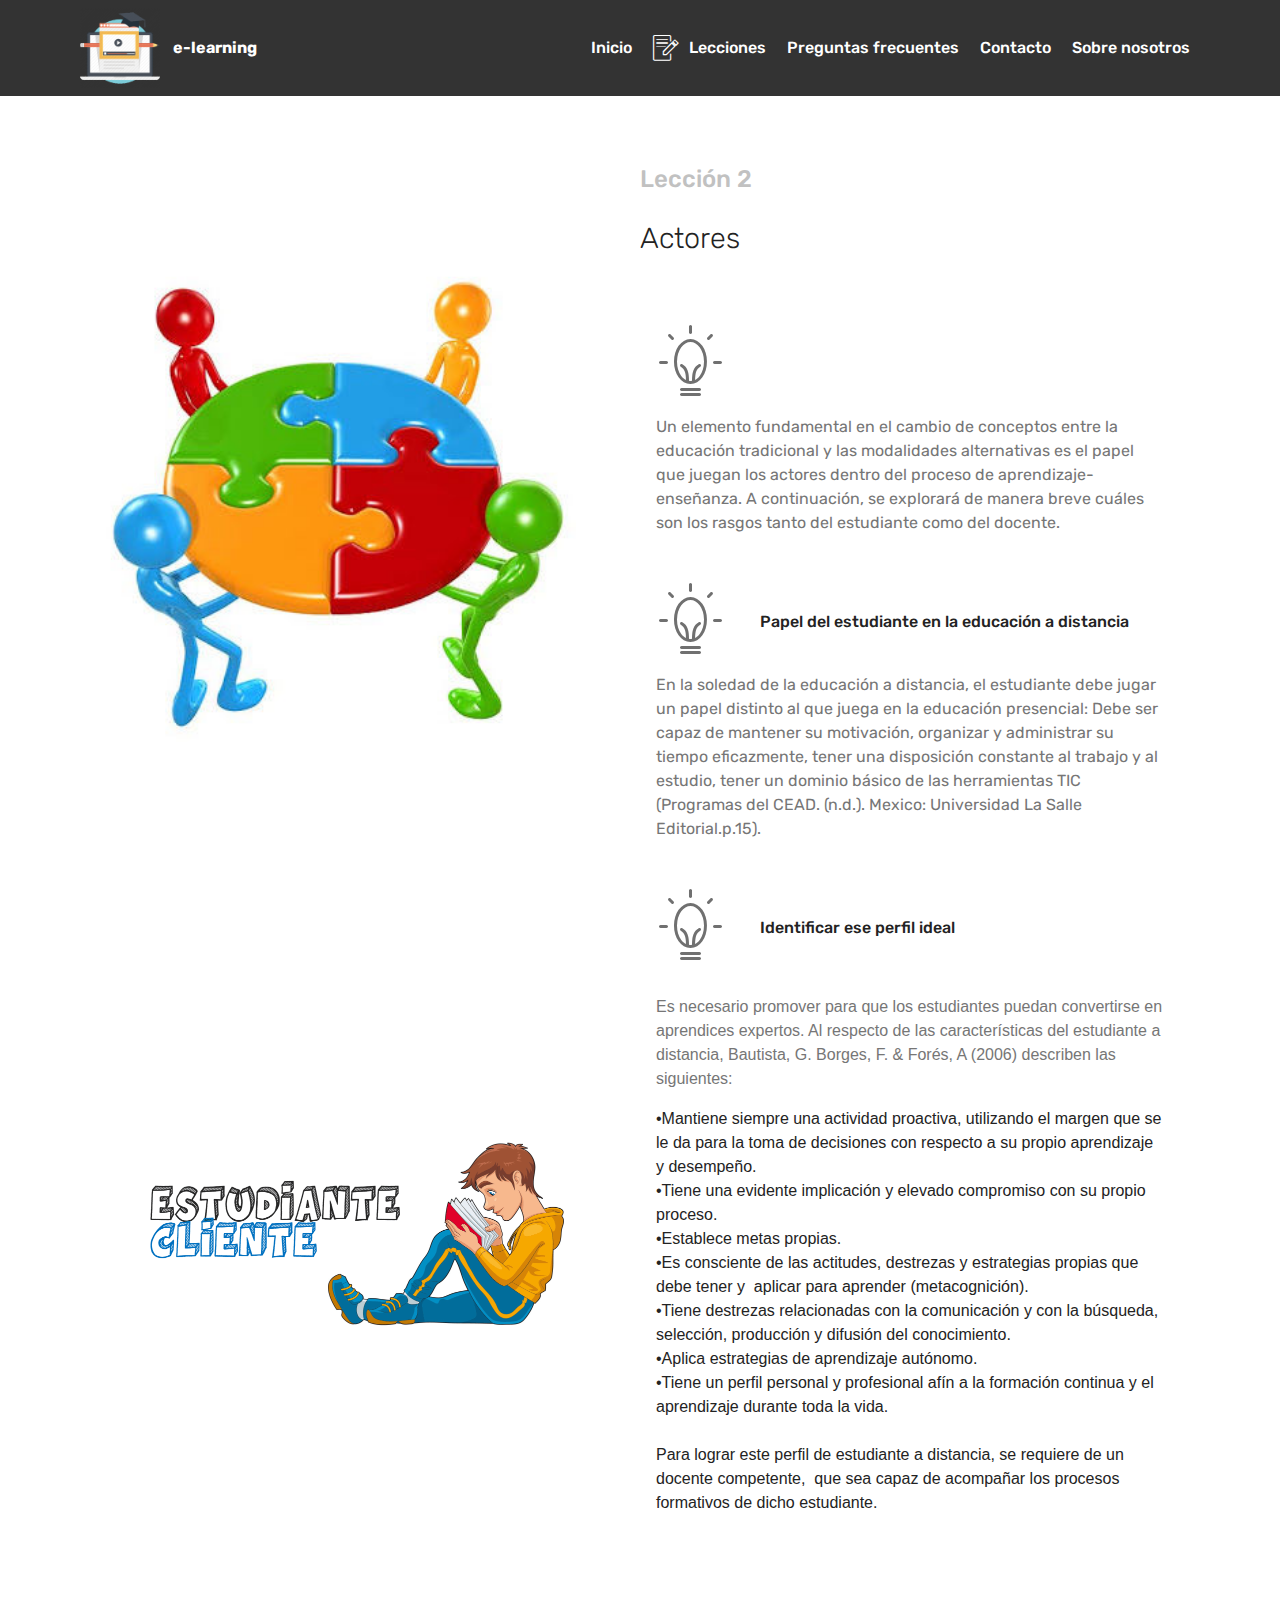
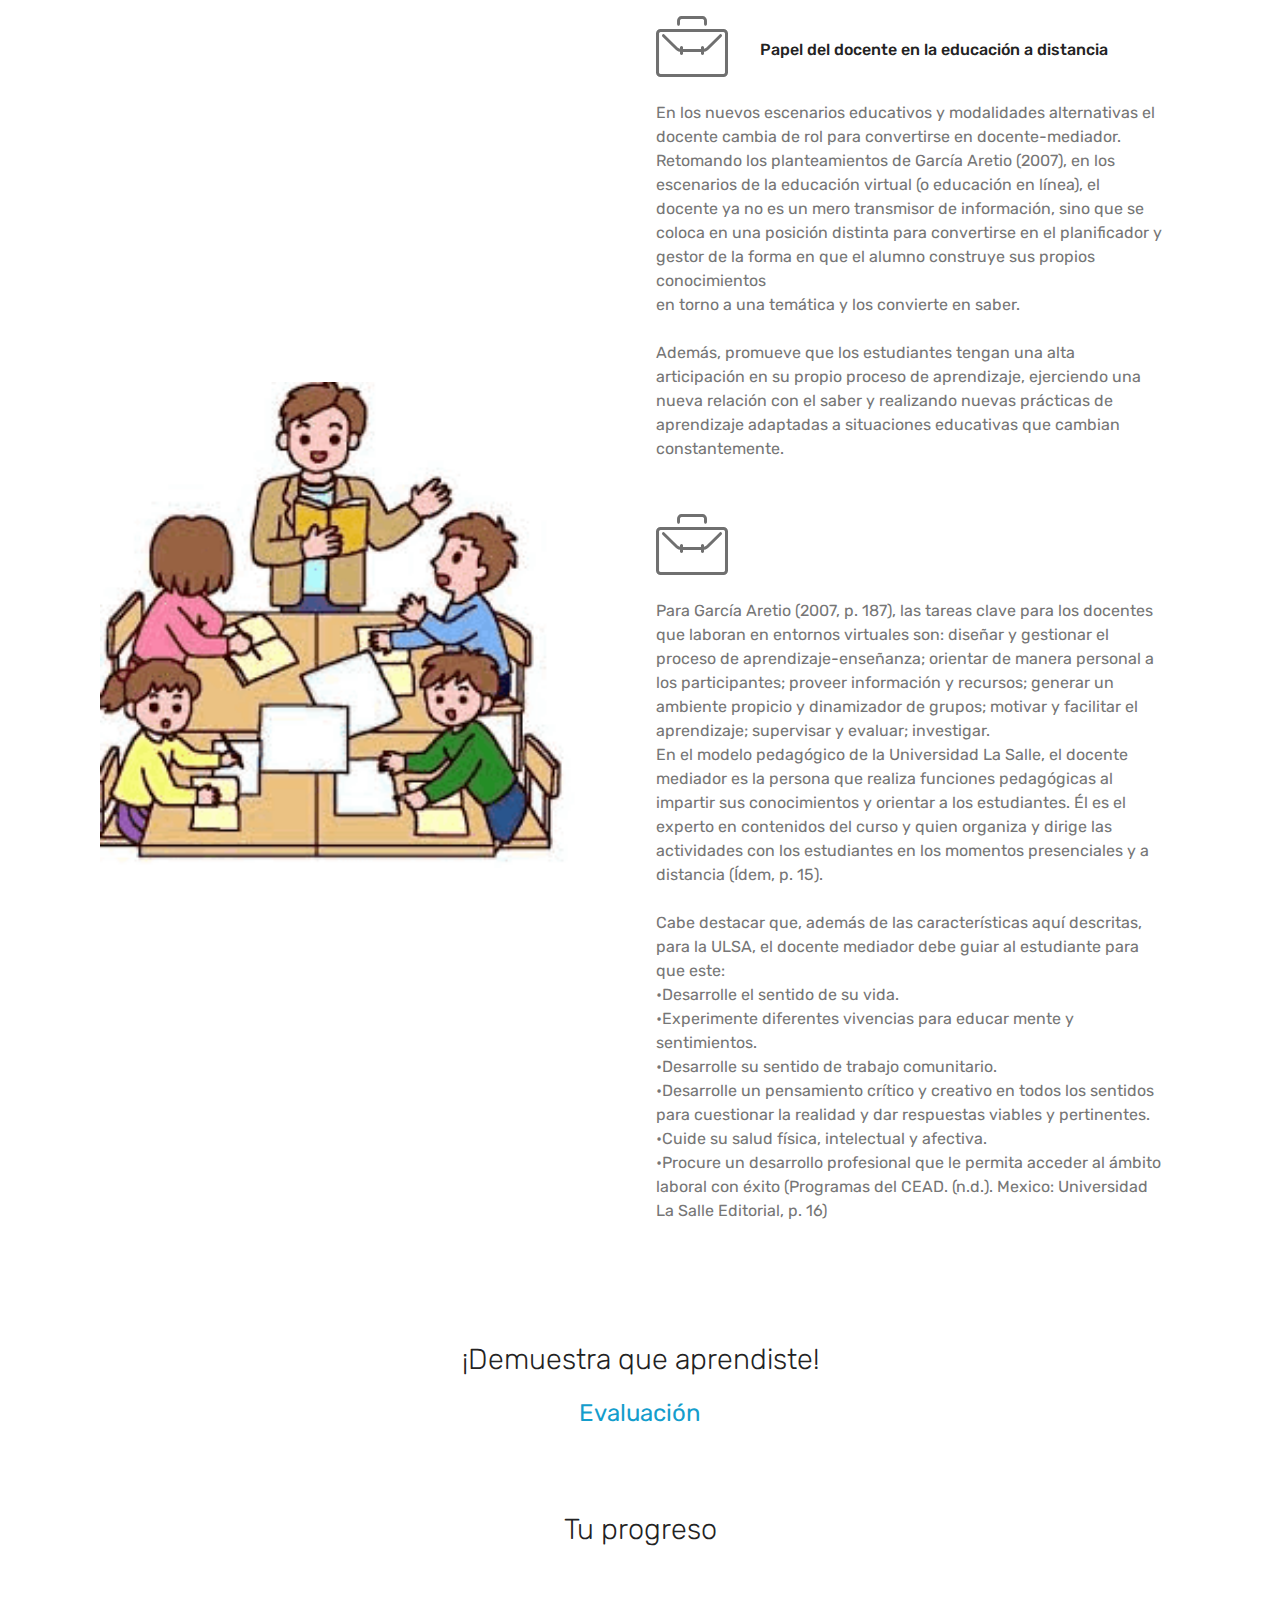
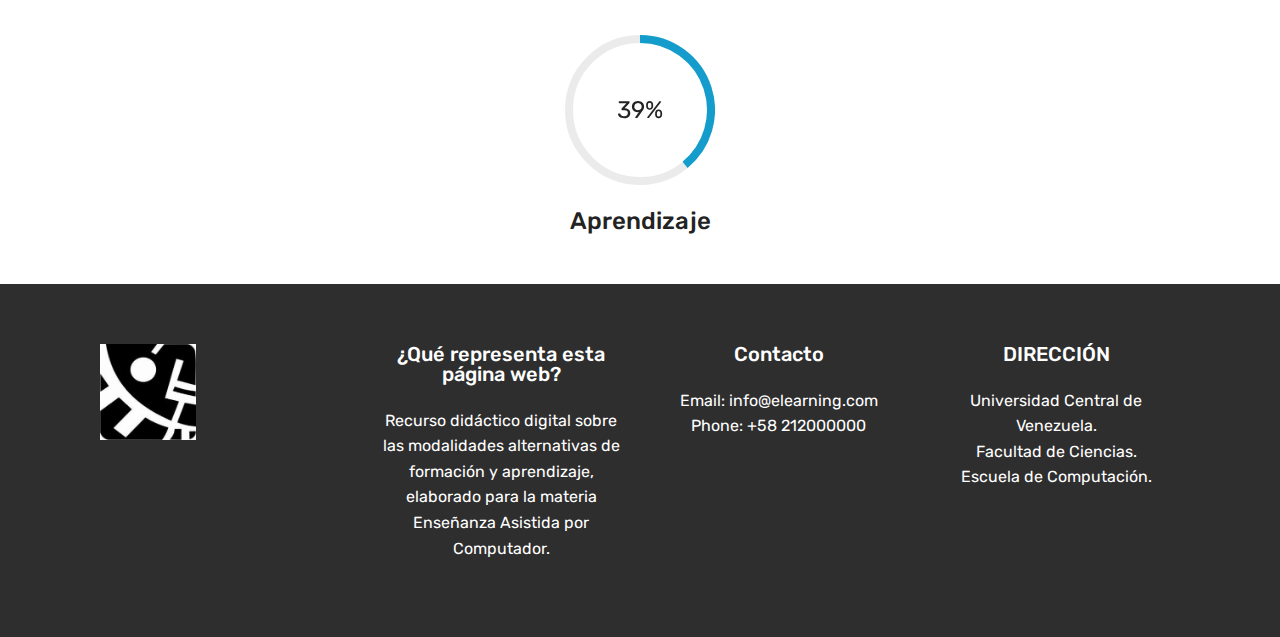
<file: page6.html>
<!DOCTYPE html>
<html >
<head>
  <!-- Site made with Mobirise Website Builder v4.9.2, https://mobirise.com -->
  <meta charset="UTF-8">
  <meta http-equiv="X-UA-Compatible" content="IE=edge">
  <meta name="generator" content="Mobirise v4.9.2, mobirise.com">
  <meta name="viewport" content="width=device-width, initial-scale=1, minimum-scale=1">
  <link rel="shortcut icon" href="assets/images/13-512-164x164.png" type="image/x-icon">
  <meta name="description" content="">
  <title>leccion_2</title>
  <link rel="stylesheet" href="assets/web/assets/mobirise-icons/mobirise-icons.css">
  <link rel="stylesheet" href="assets/tether/tether.min.css">
  <link rel="stylesheet" href="assets/bootstrap/css/bootstrap.min.css">
  <link rel="stylesheet" href="assets/bootstrap/css/bootstrap-grid.min.css">
  <link rel="stylesheet" href="assets/bootstrap/css/bootstrap-reboot.min.css">
  <link rel="stylesheet" href="assets/socicon/css/styles.css">
  <link rel="stylesheet" href="assets/dropdown/css/style.css">
  <link rel="stylesheet" href="assets/as-pie-progress/css/progress.min.css">
  <link rel="stylesheet" href="assets/theme/css/style.css">
  <link rel="stylesheet" href="assets/mobirise/css/mbr-additional.css" type="text/css">
  
  
  
</head>
<body>
  <section class="menu cid-rhB7hSkd4V" once="menu" id="menu1-y">

    

    <nav class="navbar navbar-expand beta-menu navbar-dropdown align-items-center navbar-fixed-top navbar-toggleable-sm">
        <button class="navbar-toggler navbar-toggler-right" type="button" data-toggle="collapse" data-target="#navbarSupportedContent" aria-controls="navbarSupportedContent" aria-expanded="false" aria-label="Toggle navigation">
            <div class="hamburger">
                <span></span>
                <span></span>
                <span></span>
                <span></span>
            </div>
        </button>
        <div class="menu-logo">
            <div class="navbar-brand">
                <span class="navbar-logo">
                    <a href="https://mobirise.com">
                         <img src="assets/images/13-512-98x98.png" alt="Mobirise" title="" style="height: 5rem;">
                    </a>
                </span>
                <span class="navbar-caption-wrap"><a class="navbar-caption text-white display-4" href="https://mobirise.com">
                        e-learning</a></span>
            </div>
        </div>
        <div class="collapse navbar-collapse" id="navbarSupportedContent">
            <ul class="navbar-nav nav-dropdown nav-right" data-app-modern-menu="true"><li class="nav-item"><a class="nav-link link text-white display-7" href="index.html">Inicio</a></li><li class="nav-item"><a class="nav-link link text-white display-7" href="page1.html"><span class="mbri-edit mbr-iconfont mbr-iconfont-btn"></span>Lecciones</a></li><li class="nav-item"><a class="nav-link link text-white display-7" href="page2.html">
                        Preguntas frecuentes</a></li><li class="nav-item"><a class="nav-link link text-white display-7" href="page3.html">
                        Contacto</a></li><li class="nav-item"><a class="nav-link link text-white display-7" href="page4.html">Sobre nosotros</a></li></ul>
            
        </div>
    </nav>
</section>

<section class="engine"><a href="https://mobirise.info">Mobirise</a></section><section class="features11 cid-rhB7hTiK3C" id="features11-z">

    

    

    <div class="container">   
        <div class="col-md-12">
            <div class="media-container-row">
                <div class="mbr-figure m-auto" style="width: 50%;">
                    <img src="assets/images/actores-350x350.jpg" alt="Mobirise" title="">
                </div>
                <div class=" align-left aside-content">
                    <h2 class="mbr-title pt-2 mbr-fonts-style display-5">
                        <br>Lección 2</h2>
                    <div class="mbr-section-text">
                        <p class="mbr-text mb-5 pt-3 mbr-light mbr-fonts-style display-2">
                        Actores</p>
                    </div>

                    <div class="block-content">
                        <div class="card p-3 pr-3">
                            <div class="media">
                                <div class=" align-self-center card-img pb-3">
                                    <span class="mbr-iconfont mbri-idea"></span>
                                </div>     
                                <div class="media-body">
                                    <h4 class="card-title mbr-fonts-style display-7">&nbsp;</h4>
                                </div>
                            </div>                

                            <div class="card-box">
                                <p class="block-text mbr-fonts-style display-7">Un elemento fundamental en el cambio de conceptos entre la educación tradicional y&nbsp;las modalidades alternativas es el papel que juegan los actores dentro del proceso de aprendizaje-enseñanza. A continuación, se explorará de manera breve cuáles son los rasgos tanto del estudiante como del docente.&nbsp;<br></p>
                            </div>
                        </div>

                        <div class="card p-3 pr-3">
                            <div class="media">
                                <div class="align-self-center card-img pb-3">
                                    <span class="mbr-iconfont mbri-idea"></span>
                                </div>     
                                <div class="media-body">
                                    <h4 class="card-title mbr-fonts-style display-7">Papel del estudiante en la educación a distancia</h4>
                                </div>
                            </div>                

                            <div class="card-box">
                                <p class="block-text mbr-fonts-style display-7">En la soledad de la educación a distancia, el estudiante debe jugar un papel distinto al que juega en la educación presencial: Debe ser capaz de mantener su motivación, organizar y administrar su tiempo eficazmente, tener una disposición constante al trabajo y al estudio, tener un dominio básico de las herramientas TIC (Programas del CEAD. (n.d.). Mexico: Universidad La Salle Editorial.p.15). &nbsp;<br></p>
                            </div>
                        </div>
                    </div>
                </div>
            </div>
        </div> 
    </div>          
</section>

<section class="features11 cid-rhBofS0Au4" id="features11-1r">

    

    

    <div class="container">   
        <div class="col-md-12">
            <div class="media-container-row">
                <div class="mbr-figure m-auto" style="width: 50%;">
                    <img src="assets/images/estudiante31-952x395.png" alt="Mobirise" title="">
                </div>
                <div class=" align-left aside-content">
                    
                    <div class="mbr-section-text">
                        
                    </div>

                    <div class="block-content">
                        <div class="card p-3 pr-3">
                            <div class="media">
                                <div class=" align-self-center card-img pb-3">
                                    <span class="mbr-iconfont mbri-idea"></span>
                                </div>     
                                <div class="media-body">
                                    <h4 class="card-title mbr-fonts-style display-7">Identificar ese perfil ideal</h4>
                                </div>
                            </div>                

                            <div class="card-box">
                                <p class="block-text mbr-fonts-style display-7"></p><p>Es necesario promover para que los estudiantes puedan convertirse en aprendices expertos. Al respecto de las características del estudiante a distancia, Bautista, G. Borges, F. &amp; Forés, A (2006) describen las siguientes:&nbsp;<br></p>•Mantiene siempre una actividad proactiva, utilizando el margen que se le da para&nbsp;la toma de decisiones con respecto a su propio aprendizaje y desempeño.
<br>•Tiene una evidente implicación y elevado compromiso con su propio proceso.
<br>•Establece metas propias.
<br>•Es consciente de las actitudes, destrezas y estrategias propias que debe tener y &nbsp;aplicar para aprender (metacognición).
<br>•Tiene destrezas relacionadas con la comunicación y con la búsqueda, selección, producción y difusión del conocimiento.
<br>•Aplica estrategias de aprendizaje autónomo.
<br>•Tiene un perfil personal y profesional afín a la formación continua y el aprendizaje durante toda la vida.<br><br>Para lograr este perfil de estudiante a distancia, se requiere de un docente competente, &nbsp;que sea capaz de acompañar los procesos formativos de dicho estudiante.
<br><p><br><br></p><p></p>
                            </div>
                        </div>

                        
                    </div>
                </div>
            </div>
        </div> 
    </div>          
</section>

<section class="features11 cid-rhBpiyhXsu" id="features11-1s">

    

    

    <div class="container">   
        <div class="col-md-12">
            <div class="media-container-row">
                <div class="mbr-figure m-auto" style="width: 50%;">
                    <img src="assets/images/prof1-222x227.png" alt="Mobirise" title="">
                </div>
                <div class=" align-left aside-content">
                    
                    <div class="mbr-section-text">
                        
                    </div>

                    <div class="block-content">
                        <div class="card p-3 pr-3">
                            <div class="media">
                                <div class=" align-self-center card-img pb-3">
                                    <span class="mbr-iconfont mbri-briefcase"></span>
                                </div>     
                                <div class="media-body">
                                    <h4 class="card-title mbr-fonts-style display-7">Papel del docente en la educación a distancia</h4>
                                </div>
                            </div>                

                            <div class="card-box">
                                <p class="block-text mbr-fonts-style display-7">En los nuevos escenarios educativos y modalidades alternativas el docente cambia de rol para convertirse en docente-mediador. Retomando los planteamientos de García Aretio (2007), en los escenarios de la educación virtual (o educación en línea), el docente ya no es un mero transmisor de información, sino que se coloca en una posición distinta para convertirse en el planificador y gestor de la forma en que el alumno construye sus propios conocimientos 
<br>en torno a una temática y los convierte en saber.&nbsp;<br><br>Además, promueve que los estudiantes tengan una alta articipación en su propio proceso de aprendizaje, ejerciendo una nueva relación con el saber y realizando nuevas prácticas de aprendizaje adaptadas a situaciones educativas que cambian constantemente.<br></p>
                            </div>
                        </div>

                        <div class="card p-3 pr-3">
                            <div class="media">
                                <div class="align-self-center card-img pb-3">
                                    <span class="mbr-iconfont mbri-briefcase"></span>
                                </div>     
                                <div class="media-body">
                                    <h4 class="card-title mbr-fonts-style display-7">&nbsp;</h4>
                                </div>
                            </div>                

                            <div class="card-box">
                                <p class="block-text mbr-fonts-style display-7">Para García Aretio (2007, p. 187), las tareas clave para los docentes que laboran en entornos virtuales son: diseñar y gestionar el proceso de aprendizaje-enseñanza; orientar de manera personal a los participantes; proveer información y recursos; generar un ambiente propicio y dinamizador de grupos; motivar y facilitar el aprendizaje; supervisar y evaluar; investigar.
<br>En el modelo pedagógico de la Universidad La Salle, el docente mediador es la persona que realiza funciones pedagógicas al impartir sus conocimientos y orientar a los estudiantes. Él es el experto en contenidos del curso y quien organiza y dirige las 
<br>actividades con los estudiantes en los momentos presenciales y a distancia (Ídem, p. 15).&nbsp;<br><br>Cabe destacar que, además de las características aquí descritas, para la ULSA, el docente mediador debe guiar al estudiante para que este: 
<br>•Desarrolle el sentido de su vida.
<br>•Experimente diferentes vivencias para educar mente y sentimientos.
<br>•Desarrolle su sentido de trabajo comunitario.
<br>•Desarrolle un pensamiento crítico y creativo en todos los sentidos para cuestionar la realidad y dar respuestas viables y pertinentes.
<br>•Cuide su salud física, intelectual y afectiva.
<br>•Procure un desarrollo profesional que le permita acceder al ámbito laboral con éxito (Programas del CEAD. (n.d.). Mexico: Universidad La Salle Editorial, p. 16)&nbsp;<br></p>
                            </div>
                        </div>
                    </div>
                </div>
            </div>
        </div> 
    </div>          
</section>

<section class="mbr-section content4 cid-rhB7hUKD8M" id="content4-10">

    

    <div class="container">
        <div class="media-container-row">
            <div class="title col-12 col-md-8">
                <h2 class="align-center pb-3 mbr-fonts-style display-2">¡Demuestra que aprendiste!</h2>
                <h3 class="mbr-section-subtitle align-center mbr-light mbr-fonts-style display-5"><a href="https://es.educaplay.com/es/recursoseducativos/4246363/html5/aprendizaje_a_distancia.htm">
                    Evaluación</a></h3>
                
            </div>
        </div>
    </div>
</section>

<section class="progress-bars3 cid-rhDoBi0HwT" id="progress-bars3-1i">
 
     

    
    
    <div class="container">
        <h2 class="mbr-section-title pb-3 align-center mbr-fonts-style display-2">
            Tu progreso</h2>

        
    
        <div class="media-container-row pt-5 mt-2">
            <div class="card p-3 align-center">
                <div class="wrap">
                    <div class="pie_progress progress1" role="progressbar" data-goal="40">
                        <p class="pie_progress__number mbr-fonts-style display-5">20%</p>
                    </div>
                </div> 
                <div class="mbr-crt-title pt-3">
                    <h4 class="card-title py-2 mbr-fonts-style display-5">
                        Aprendizaje</h4>
                </div>                 
            </div>

            

            

            

            

            
        </div>
</div></section>

<section class="cid-rhDm7VUFGh" id="footer1-1d">

    

    

    <div class="container">
        <div class="media-container-row content text-white">
            <div class="col-12 col-md-3">
                <div class="media-wrap">
                    <a href="https://mobirise.com/">
                        <img src="assets/images/descarga-225x225.jpg" alt="Mobirise" title="">
                    </a>
                </div>
            </div>
            <div class="col-12 col-md-3 mbr-fonts-style display-7">
                <h5 class="pb-3">¿Qué representa esta página web?</h5>
                <p class="mbr-text">Recurso didáctico digital sobre las modalidades alternativas de formación y aprendizaje, elaborado para la materia Enseñanza Asistida por Computador.</p>
            </div>
            <div class="col-12 col-md-3 mbr-fonts-style display-7">
                <h5 class="pb-3">
                    Contacto</h5>
                <p class="mbr-text">
                    Email: info@elearning.com
                    <br>Phone: +58 212000000<br><br><br> &nbsp; &nbsp; &nbsp; &nbsp; &nbsp; &nbsp; &nbsp; &nbsp; &nbsp;<br><br></p>
            </div>
            <div class="col-12 col-md-3 mbr-fonts-style display-7">
                <h5 class="pb-3">
                    DIRECCIÓN</h5>
                <p class="mbr-text">Universidad Central de Venezuela.<br>Facultad de Ciencias.<br>Escuela de Computación.</p>
            </div>
        </div>
        
    </div>
</section>


  <script src="assets/web/assets/jquery/jquery.min.js"></script>
  <script src="assets/popper/popper.min.js"></script>
  <script src="assets/tether/tether.min.js"></script>
  <script src="assets/bootstrap/js/bootstrap.min.js"></script>
  <script src="assets/dropdown/js/script.min.js"></script>
  <script src="assets/touchswipe/jquery.touch-swipe.min.js"></script>
  <script src="assets/as-pie-progress/jquery-as-pie-progress.min.js"></script>
  <script src="assets/smoothscroll/smooth-scroll.js"></script>
  <script src="assets/theme/js/script.js"></script>
  
  
</body>
</html>
</file>
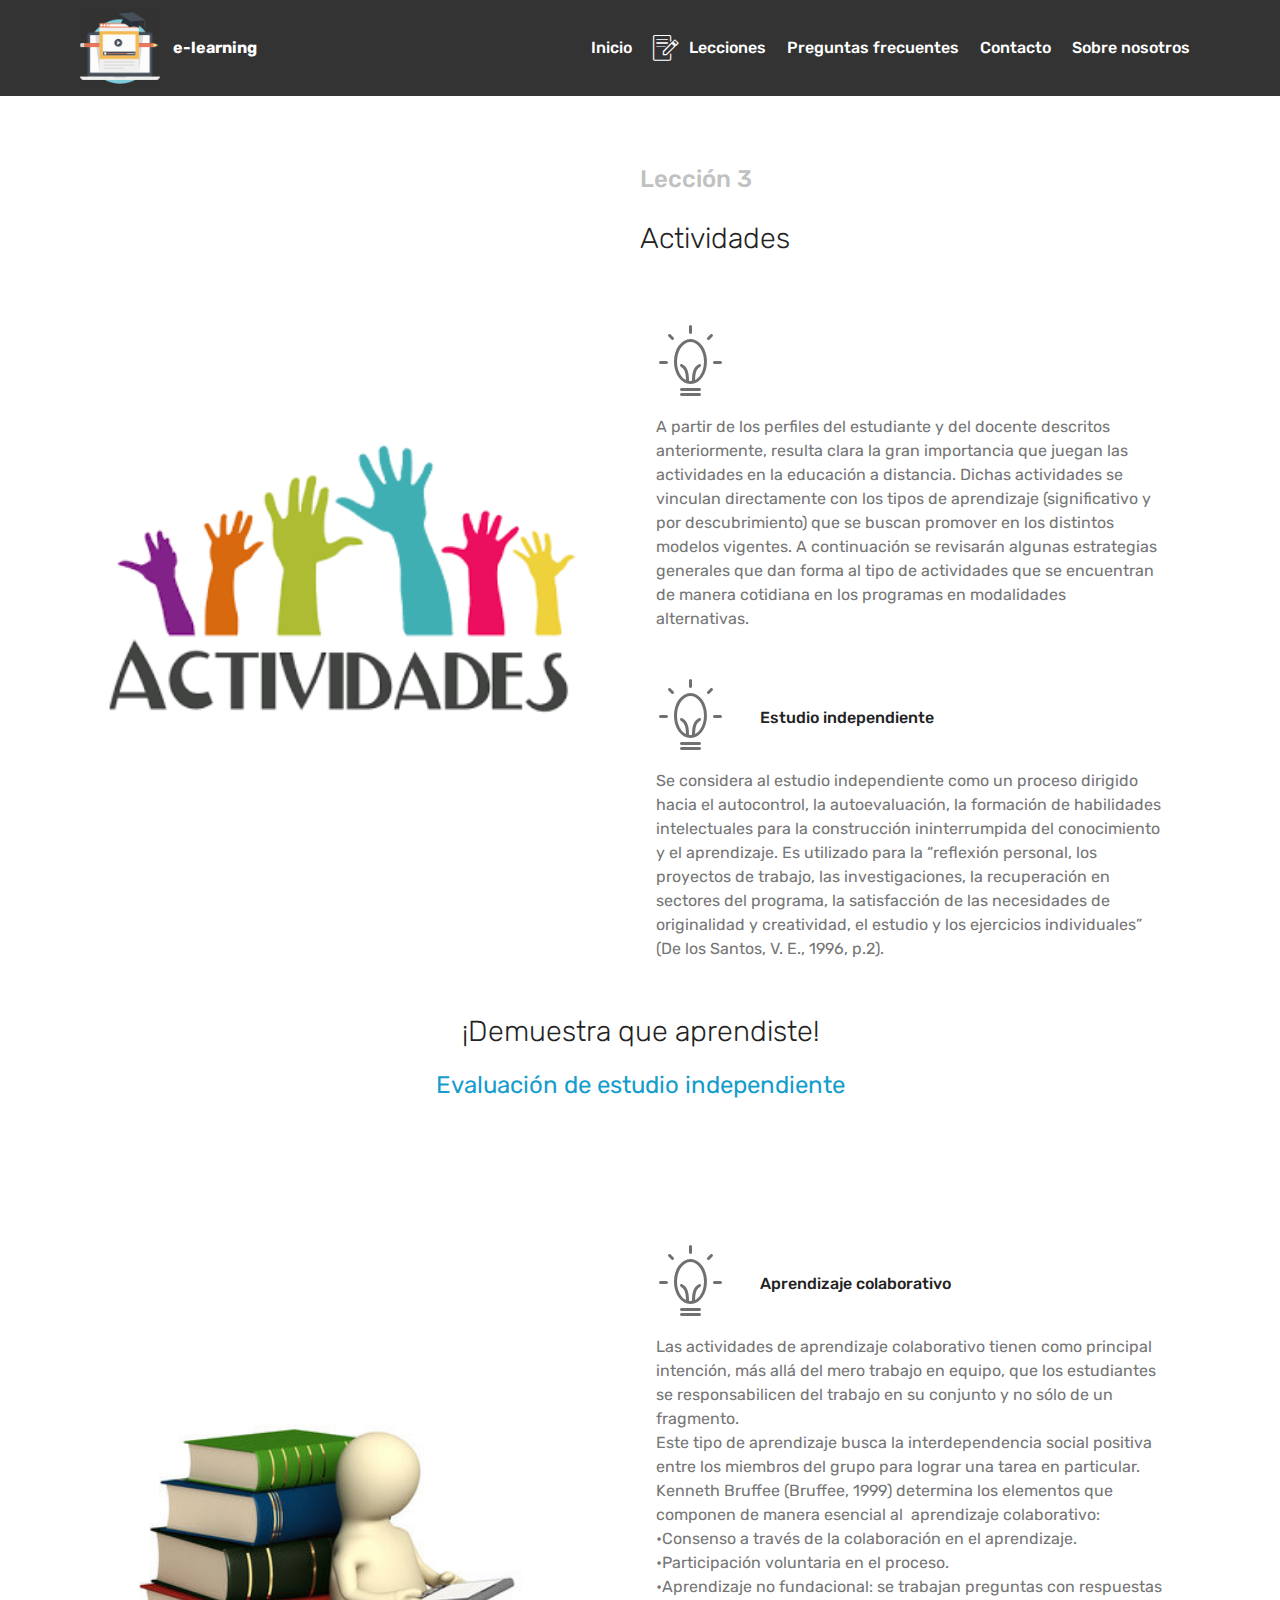
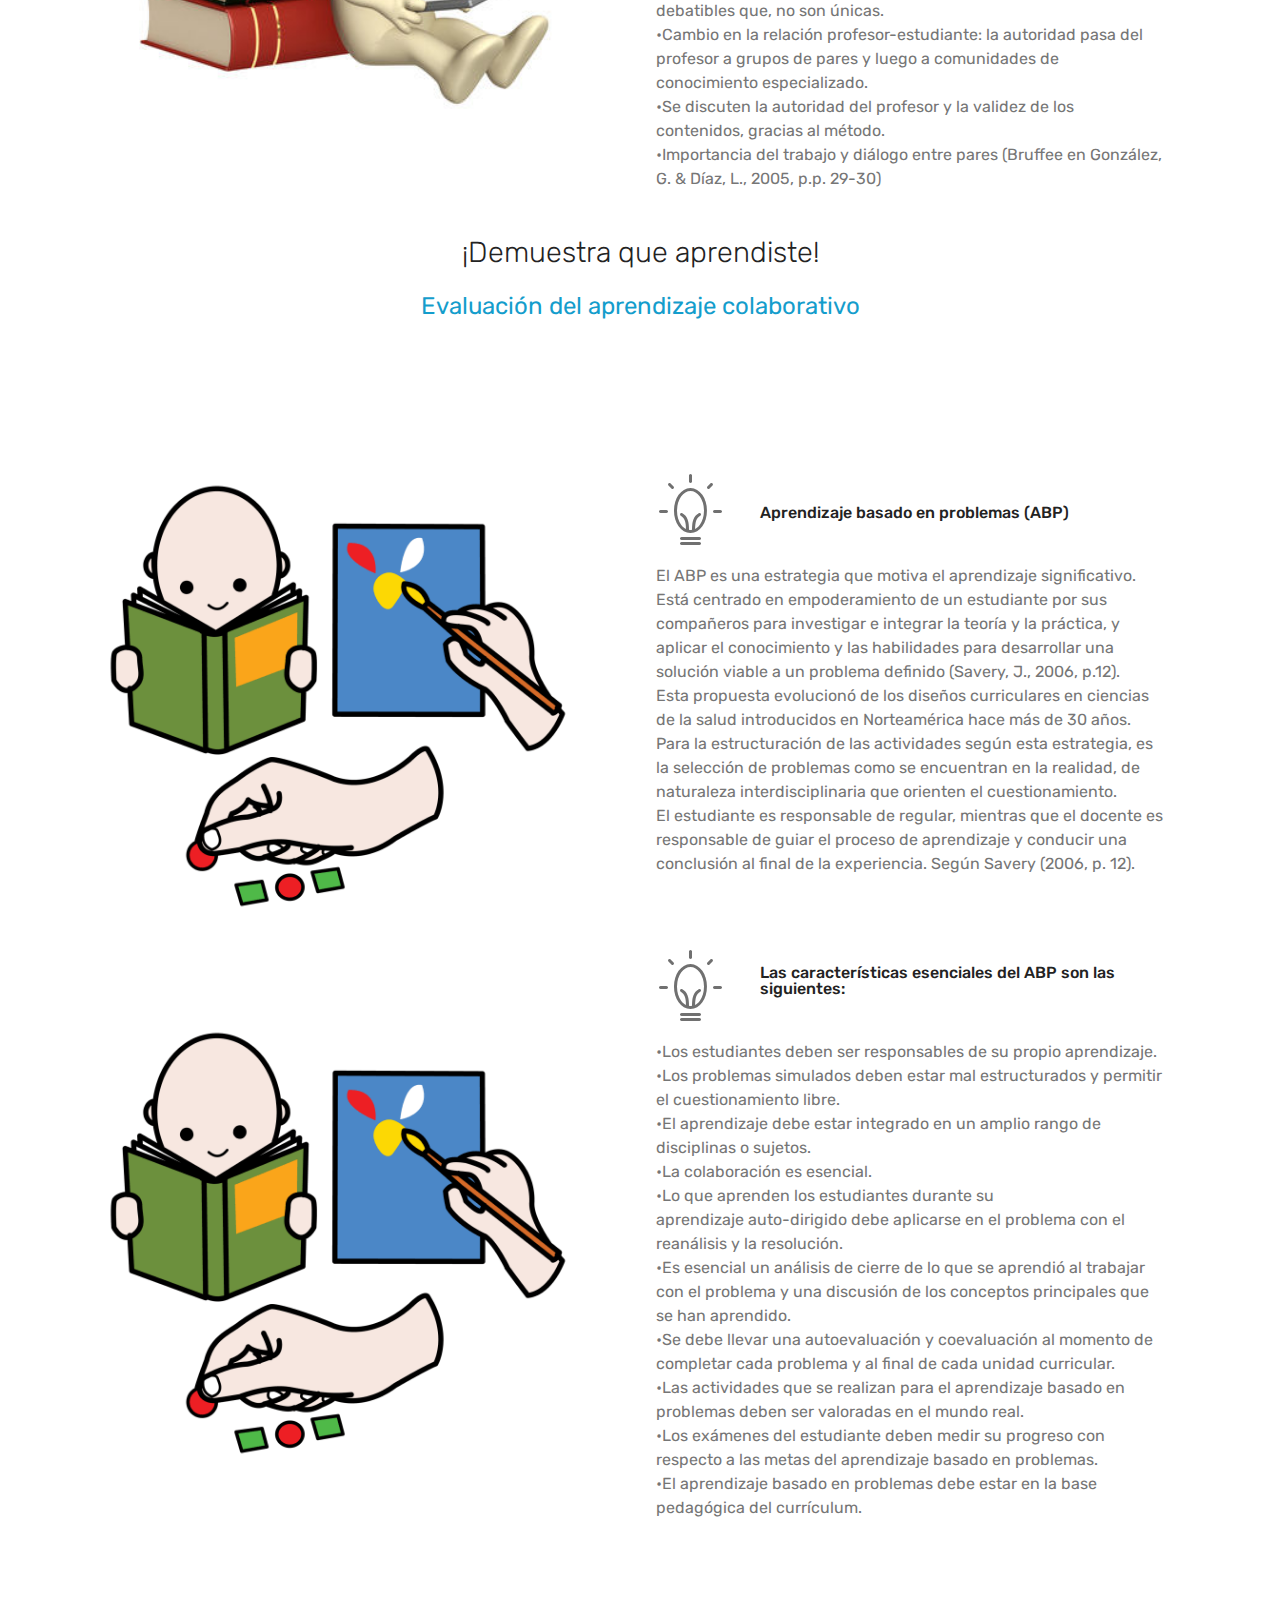
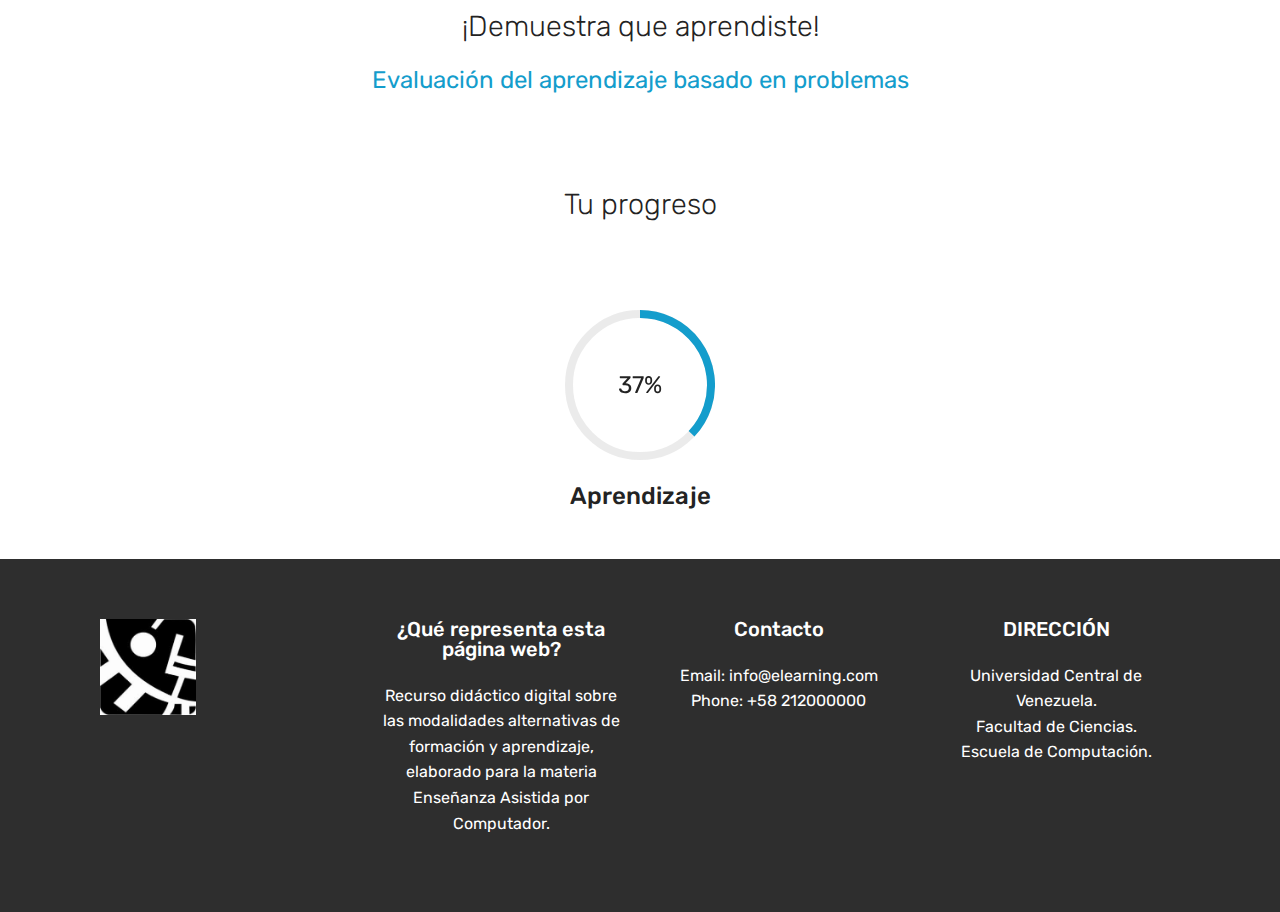
<file: page7.html>
<!DOCTYPE html>
<html >
<head>
  <!-- Site made with Mobirise Website Builder v4.9.2, https://mobirise.com -->
  <meta charset="UTF-8">
  <meta http-equiv="X-UA-Compatible" content="IE=edge">
  <meta name="generator" content="Mobirise v4.9.2, mobirise.com">
  <meta name="viewport" content="width=device-width, initial-scale=1, minimum-scale=1">
  <link rel="shortcut icon" href="assets/images/13-512-164x164.png" type="image/x-icon">
  <meta name="description" content="">
  <title>Leccion_3</title>
  <link rel="stylesheet" href="assets/web/assets/mobirise-icons/mobirise-icons.css">
  <link rel="stylesheet" href="assets/tether/tether.min.css">
  <link rel="stylesheet" href="assets/bootstrap/css/bootstrap.min.css">
  <link rel="stylesheet" href="assets/bootstrap/css/bootstrap-grid.min.css">
  <link rel="stylesheet" href="assets/bootstrap/css/bootstrap-reboot.min.css">
  <link rel="stylesheet" href="assets/socicon/css/styles.css">
  <link rel="stylesheet" href="assets/dropdown/css/style.css">
  <link rel="stylesheet" href="assets/as-pie-progress/css/progress.min.css">
  <link rel="stylesheet" href="assets/theme/css/style.css">
  <link rel="stylesheet" href="assets/mobirise/css/mbr-additional.css" type="text/css">
  
  
  
</head>
<body>
  <section class="menu cid-rhBfHMsGUf" once="menu" id="menu1-1e">

    

    <nav class="navbar navbar-expand beta-menu navbar-dropdown align-items-center navbar-fixed-top navbar-toggleable-sm">
        <button class="navbar-toggler navbar-toggler-right" type="button" data-toggle="collapse" data-target="#navbarSupportedContent" aria-controls="navbarSupportedContent" aria-expanded="false" aria-label="Toggle navigation">
            <div class="hamburger">
                <span></span>
                <span></span>
                <span></span>
                <span></span>
            </div>
        </button>
        <div class="menu-logo">
            <div class="navbar-brand">
                <span class="navbar-logo">
                    <a href="https://mobirise.com">
                         <img src="assets/images/13-512-98x98.png" alt="Mobirise" title="" style="height: 5rem;">
                    </a>
                </span>
                <span class="navbar-caption-wrap"><a class="navbar-caption text-white display-4" href="https://mobirise.com">
                        e-learning</a></span>
            </div>
        </div>
        <div class="collapse navbar-collapse" id="navbarSupportedContent">
            <ul class="navbar-nav nav-dropdown nav-right" data-app-modern-menu="true"><li class="nav-item"><a class="nav-link link text-white display-7" href="index.html">Inicio</a></li><li class="nav-item"><a class="nav-link link text-white display-7" href="page1.html"><span class="mbri-edit mbr-iconfont mbr-iconfont-btn"></span>Lecciones</a></li><li class="nav-item"><a class="nav-link link text-white display-7" href="page2.html">
                        Preguntas frecuentes</a></li><li class="nav-item"><a class="nav-link link text-white display-7" href="page3.html">
                        Contacto</a></li><li class="nav-item"><a class="nav-link link text-white display-7" href="page4.html">Sobre nosotros</a></li></ul>
            
        </div>
    </nav>
</section>

<section class="engine"><a href="https://mobirise.info/m">web design templates</a></section><section class="features11 cid-rhBfHNLjju" id="features11-1f">

    

    

    <div class="container">   
        <div class="col-md-12">
            <div class="media-container-row">
                <div class="mbr-figure m-auto" style="width: 50%;">
                    <img src="assets/images/actividades-291x173.png" alt="Mobirise" title="">
                </div>
                <div class=" align-left aside-content">
                    <h2 class="mbr-title pt-2 mbr-fonts-style display-5">
                        <br>Lección 3</h2>
                    <div class="mbr-section-text">
                        <p class="mbr-text mb-5 pt-3 mbr-light mbr-fonts-style display-2">
                        Actividades</p>
                    </div>

                    <div class="block-content">
                        <div class="card p-3 pr-3">
                            <div class="media">
                                <div class=" align-self-center card-img pb-3">
                                    <span class="mbr-iconfont mbri-idea"></span>
                                </div>     
                                <div class="media-body">
                                    <h4 class="card-title mbr-fonts-style display-7">&nbsp;</h4>
                                </div>
                            </div>                

                            <div class="card-box">
                                <p class="block-text mbr-fonts-style display-7">A partir de los perfiles del estudiante y del docente descritos anteriormente, resulta clara la gran importancia que juegan las actividades en la educación a distancia. Dichas actividades se vinculan directamente con los tipos de aprendizaje (significativo y por&nbsp;descubrimiento) que se buscan promover en los distintos modelos vigentes. A continuación se revisarán algunas estrategias generales que dan forma al tipo de  actividades que se encuentran de manera cotidiana en los programas en modalidades alternativas.&nbsp;<br></p>
                            </div>
                        </div>

                        <div class="card p-3 pr-3">
                            <div class="media">
                                <div class="align-self-center card-img pb-3">
                                    <span class="mbr-iconfont mbri-idea"></span>
                                </div>     
                                <div class="media-body">
                                    <h4 class="card-title mbr-fonts-style display-7">Estudio independiente</h4>
                                </div>
                            </div>                

                            <div class="card-box">
                                <p class="block-text mbr-fonts-style display-7">Se considera al estudio independiente como un proceso dirigido hacia el autocontrol, la autoevaluación, la formación de habilidades intelectuales para la construcción ininterrumpida del conocimiento y el aprendizaje. Es utilizado para la “reflexión personal, los proyectos de trabajo, las investigaciones, la recuperación en sectores del programa, la satisfacción de las necesidades de originalidad y creatividad, el estudio y los ejercicios individuales” (De los Santos, V. E., 1996, p.2).&nbsp;<br><br></p>
                            </div>
                        </div>
                    </div>
                </div>
            </div>
        </div> 
    </div>          
</section>

<section class="mbr-section content4 cid-rhDufNGqxs" id="content4-1o">

    

    <div class="container">
        <div class="media-container-row">
            <div class="title col-12 col-md-8">
                <h2 class="align-center pb-3 mbr-fonts-style display-2">¡Demuestra que aprendiste!</h2>
                <h3 class="mbr-section-subtitle align-center mbr-light mbr-fonts-style display-5"><a href="https://es.educaplay.com/es/recursoseducativos/4246511/html5/complete_la_definicion_estudios_independientes_d.htm">Evaluación de estudio independiente</a></h3>
                
            </div>
        </div>
    </div>
</section>

<section class="features11 cid-rhBuaYhKVt" id="features11-1t">

    

    

    <div class="container">   
        <div class="col-md-12">
            <div class="media-container-row">
                <div class="mbr-figure m-auto" style="width: 50%;">
                    <img src="assets/images/e-actividades-388x310.jpg" alt="Mobirise" title="">
                </div>
                <div class=" align-left aside-content">
                    
                    <div class="mbr-section-text">
                        
                    </div>

                    <div class="block-content">
                        <div class="card p-3 pr-3">
                            <div class="media">
                                <div class=" align-self-center card-img pb-3">
                                    <span class="mbr-iconfont mbri-idea"></span>
                                </div>     
                                <div class="media-body">
                                    <h4 class="card-title mbr-fonts-style display-7">Aprendizaje colaborativo</h4>
                                </div>
                            </div>                

                            <div class="card-box">
                                <p class="block-text mbr-fonts-style display-7">Las actividades de aprendizaje colaborativo tienen como principal intención, más allá del mero trabajo en equipo, que los estudiantes se responsabilicen del trabajo en su conjunto y no sólo de un fragmento.
<br>Este tipo de aprendizaje busca la interdependencia social positiva entre los miembros del grupo para lograr una tarea en particular.
<br>Kenneth Bruffee
(Bruffee, 1999) determina los elementos que componen de manera esencial al &nbsp;aprendizaje colaborativo:
<br>•Consenso a través de la colaboración en el aprendizaje.
<br>•Participación voluntaria en el proceso.
<br>•Aprendizaje no fundacional: se trabajan preguntas con respuestas 
<br>debatibles que, no son únicas.
<br>•Cambio en la relación profesor-estudiante: la autoridad pasa del profesor a grupos de pares y luego a comunidades de conocimiento especializado.<br>•Se discuten la autoridad del profesor y la validez de los contenidos, gracias al método.
<br>•Importancia del trabajo y diálogo entre pares (Bruffee en González, G. &amp; Díaz, L., 2005, p.p. 29-30)&nbsp;<br></p>
                            </div>
                        </div>

                        
                    </div>
                </div>
            </div>
        </div> 
    </div>          
</section>

<section class="mbr-section content4 cid-rhDxbjYasC" id="content4-1r">

    

    <div class="container">
        <div class="media-container-row">
            <div class="title col-12 col-md-8">
                <h2 class="align-center pb-3 mbr-fonts-style display-2">¡Demuestra que aprendiste!</h2>
                <h3 class="mbr-section-subtitle align-center mbr-light mbr-fonts-style display-5"><p>
                    <a href="https://es.educaplay.com/recursos-educativos/4277508-estrategias_didacticas.html" target="_blank"></a><a href="https://es.educaplay.com/es/recursoseducativos/4246511/html5/complete_la_definicion_estudios_independientes_d.htm">Evaluación del aprendizaje colaborativo</a></p></h3>
                
            </div>
        </div>
    </div>
</section>

<section class="features11 cid-rhDwDnv2aX" id="features11-1q">

    

    

    <div class="container">   
        <div class="col-md-12">
            <div class="media-container-row">
                <div class="mbr-figure m-auto" style="width: 50%;">
                    <img src="assets/images/colonias-urbanas-500x500.png" alt="Mobirise" title="">
                </div>
                <div class=" align-left aside-content">
                    
                    <div class="mbr-section-text">
                        
                    </div>

                    <div class="block-content">
                        <div class="card p-3 pr-3">
                            <div class="media">
                                <div class=" align-self-center card-img pb-3">
                                    <span class="mbr-iconfont mbri-idea"></span>
                                </div>     
                                <div class="media-body">
                                    <h4 class="card-title mbr-fonts-style display-7"><div>Aprendizaje basado en problemas (ABP)</div></h4>
                                </div>
                            </div>                

                            <div class="card-box">
                                <p class="block-text mbr-fonts-style display-7">El ABP es una estrategia que motiva el aprendizaje significativo. Está centrado en empoderamiento de un estudiante por sus compañeros para investigar e integrar la teoría y la práctica, y aplicar el conocimiento y las habilidades para desarrollar una solución viable a un problema definido (Savery, J., 2006, p.12). 
<br>Esta propuesta evolucionó de los diseños curriculares en ciencias de la salud introducidos en Norteamérica hace más de 30 años. 
<br>Para la estructuración de las actividades según esta estrategia, es la selección de problemas como se encuentran en la realidad, de naturaleza interdisciplinaria que orienten el cuestionamiento. 
<br>El estudiante es responsable de regular, mientras que el docente es responsable de guiar el proceso de aprendizaje y conducir una conclusión al final de la experiencia. Según Savery (2006, p. 12).
<br><br></p>
                            </div>
                        </div>

                        
                    </div>
                </div>
            </div>
        </div> 
    </div>          
</section>

<section class="features11 cid-rhBwqT1cm9" id="features11-1u">

    

    

    <div class="container">   
        <div class="col-md-12">
            <div class="media-container-row">
                <div class="mbr-figure m-auto" style="width: 50%;">
                    <img src="assets/images/colonias-urbanas-500x500.png" alt="Mobirise" title="">
                </div>
                <div class=" align-left aside-content">
                    
                    <div class="mbr-section-text">
                        
                    </div>

                    <div class="block-content">
                        <div class="card p-3 pr-3">
                            <div class="media">
                                <div class=" align-self-center card-img pb-3">
                                    <span class="mbr-iconfont mbri-idea"></span>
                                </div>     
                                <div class="media-body">
                                    <h4 class="card-title mbr-fonts-style display-7">Las características esenciales del ABP son las 
<div>siguientes:
</div><div><br></div></h4>
                                </div>
                            </div>                

                            <div class="card-box">
                                <p class="block-text mbr-fonts-style display-7">•Los estudiantes deben ser responsables de su propio aprendizaje.
•Los problemas simulados deben estar mal estructurados y permitir el cuestionamiento libre.
<br>•El aprendizaje debe estar integrado en un amplio rango de disciplinas o sujetos.
<br>•La colaboración es esencial.
<br>•Lo que aprenden los estudiantes durante su 
<br>aprendizaje auto-dirigido debe aplicarse en el problema con el reanálisis y la resolución.<br>•Es esencial un análisis de cierre de lo que se aprendió al trabajar con el&nbsp;problema y una discusión de los conceptos principales que se han aprendido.
<br>•Se debe llevar una autoevaluación y coevaluación al momento de completar cada problema y al final de cada unidad curricular.
<br>•Las actividades que se realizan para el aprendizaje basado en problemas deben ser valoradas en el mundo real.
<br>•Los exámenes del estudiante deben medir su progreso con respecto a las metas del aprendizaje basado en problemas.
<br>•El aprendizaje basado en problemas debe estar en la base pedagógica del currículum.<br></p>
                            </div>
                        </div>

                        
                    </div>
                </div>
            </div>
        </div> 
    </div>          
</section>

<section class="mbr-section content4 cid-rhDuGY48B9" id="content4-1p">

    

    <div class="container">
        <div class="media-container-row">
            <div class="title col-12 col-md-8">
                <h2 class="align-center pb-3 mbr-fonts-style display-2">¡Demuestra que aprendiste!</h2>
                <h3 class="mbr-section-subtitle align-center mbr-light mbr-fonts-style display-5"><p><a href="https://es.educaplay.com/es/recursoseducativos/4246546/html5/complete_la_definicion_aprendizaje_colaborativo_d.htm" target="_blank">
                    Evaluación del aprendizaje basado en problemas</a></p></h3>
                
            </div>
        </div>
    </div>
</section>

<section class="progress-bars3 cid-rhDpnseELm" id="progress-bars3-1k">
 
     

    
    
    <div class="container">
        <h2 class="mbr-section-title pb-3 align-center mbr-fonts-style display-2">
            Tu progreso</h2>

        
    
        <div class="media-container-row pt-5 mt-2">
            <div class="card p-3 align-center">
                <div class="wrap">
                    <div class="pie_progress progress1" role="progressbar" data-goal="60">
                        <p class="pie_progress__number mbr-fonts-style display-5">40%</p>
                    </div>
                </div> 
                <div class="mbr-crt-title pt-3">
                    <h4 class="card-title py-2 mbr-fonts-style display-5">
                        Aprendizaje</h4>
                </div>                 
            </div>

            

            

            

            

            
        </div>
</div></section>

<section class="cid-rhDmjWK4GU" id="footer1-1e">

    

    

    <div class="container">
        <div class="media-container-row content text-white">
            <div class="col-12 col-md-3">
                <div class="media-wrap">
                    <a href="https://mobirise.com/">
                        <img src="assets/images/descarga-225x225.jpg" alt="Mobirise" title="">
                    </a>
                </div>
            </div>
            <div class="col-12 col-md-3 mbr-fonts-style display-7">
                <h5 class="pb-3">¿Qué representa esta página web?</h5>
                <p class="mbr-text">Recurso didáctico digital sobre las modalidades alternativas de formación y aprendizaje, elaborado para la materia Enseñanza Asistida por Computador.</p>
            </div>
            <div class="col-12 col-md-3 mbr-fonts-style display-7">
                <h5 class="pb-3">
                    Contacto</h5>
                <p class="mbr-text">
                    Email: info@elearning.com
                    <br>Phone: +58 212000000<br><br><br> &nbsp; &nbsp; &nbsp; &nbsp; &nbsp; &nbsp; &nbsp; &nbsp; &nbsp;<br><br></p>
            </div>
            <div class="col-12 col-md-3 mbr-fonts-style display-7">
                <h5 class="pb-3">
                    DIRECCIÓN</h5>
                <p class="mbr-text">Universidad Central de Venezuela.<br>Facultad de Ciencias.<br>Escuela de Computación.</p>
            </div>
        </div>
        
    </div>
</section>


  <script src="assets/web/assets/jquery/jquery.min.js"></script>
  <script src="assets/popper/popper.min.js"></script>
  <script src="assets/tether/tether.min.js"></script>
  <script src="assets/bootstrap/js/bootstrap.min.js"></script>
  <script src="assets/dropdown/js/script.min.js"></script>
  <script src="assets/touchswipe/jquery.touch-swipe.min.js"></script>
  <script src="assets/as-pie-progress/jquery-as-pie-progress.min.js"></script>
  <script src="assets/smoothscroll/smooth-scroll.js"></script>
  <script src="assets/theme/js/script.js"></script>
  
  
</body>
</html>
</file>
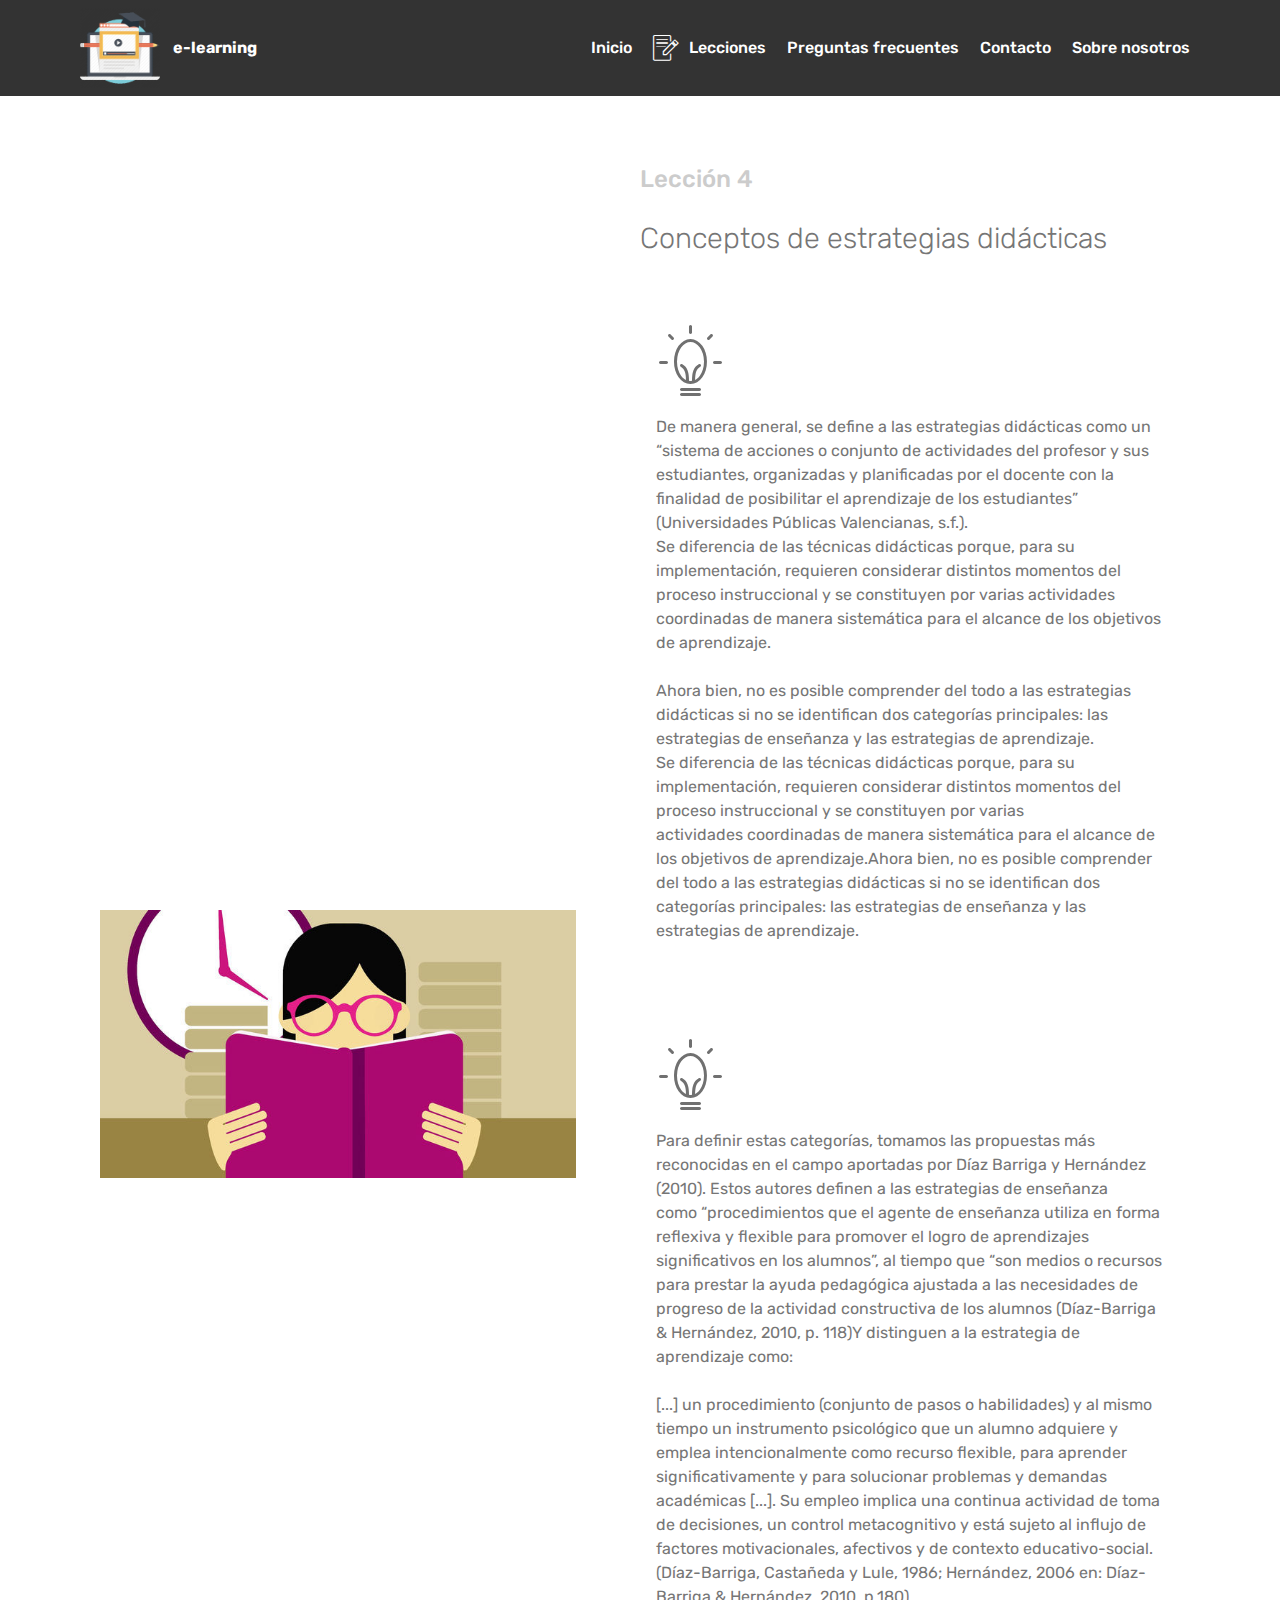
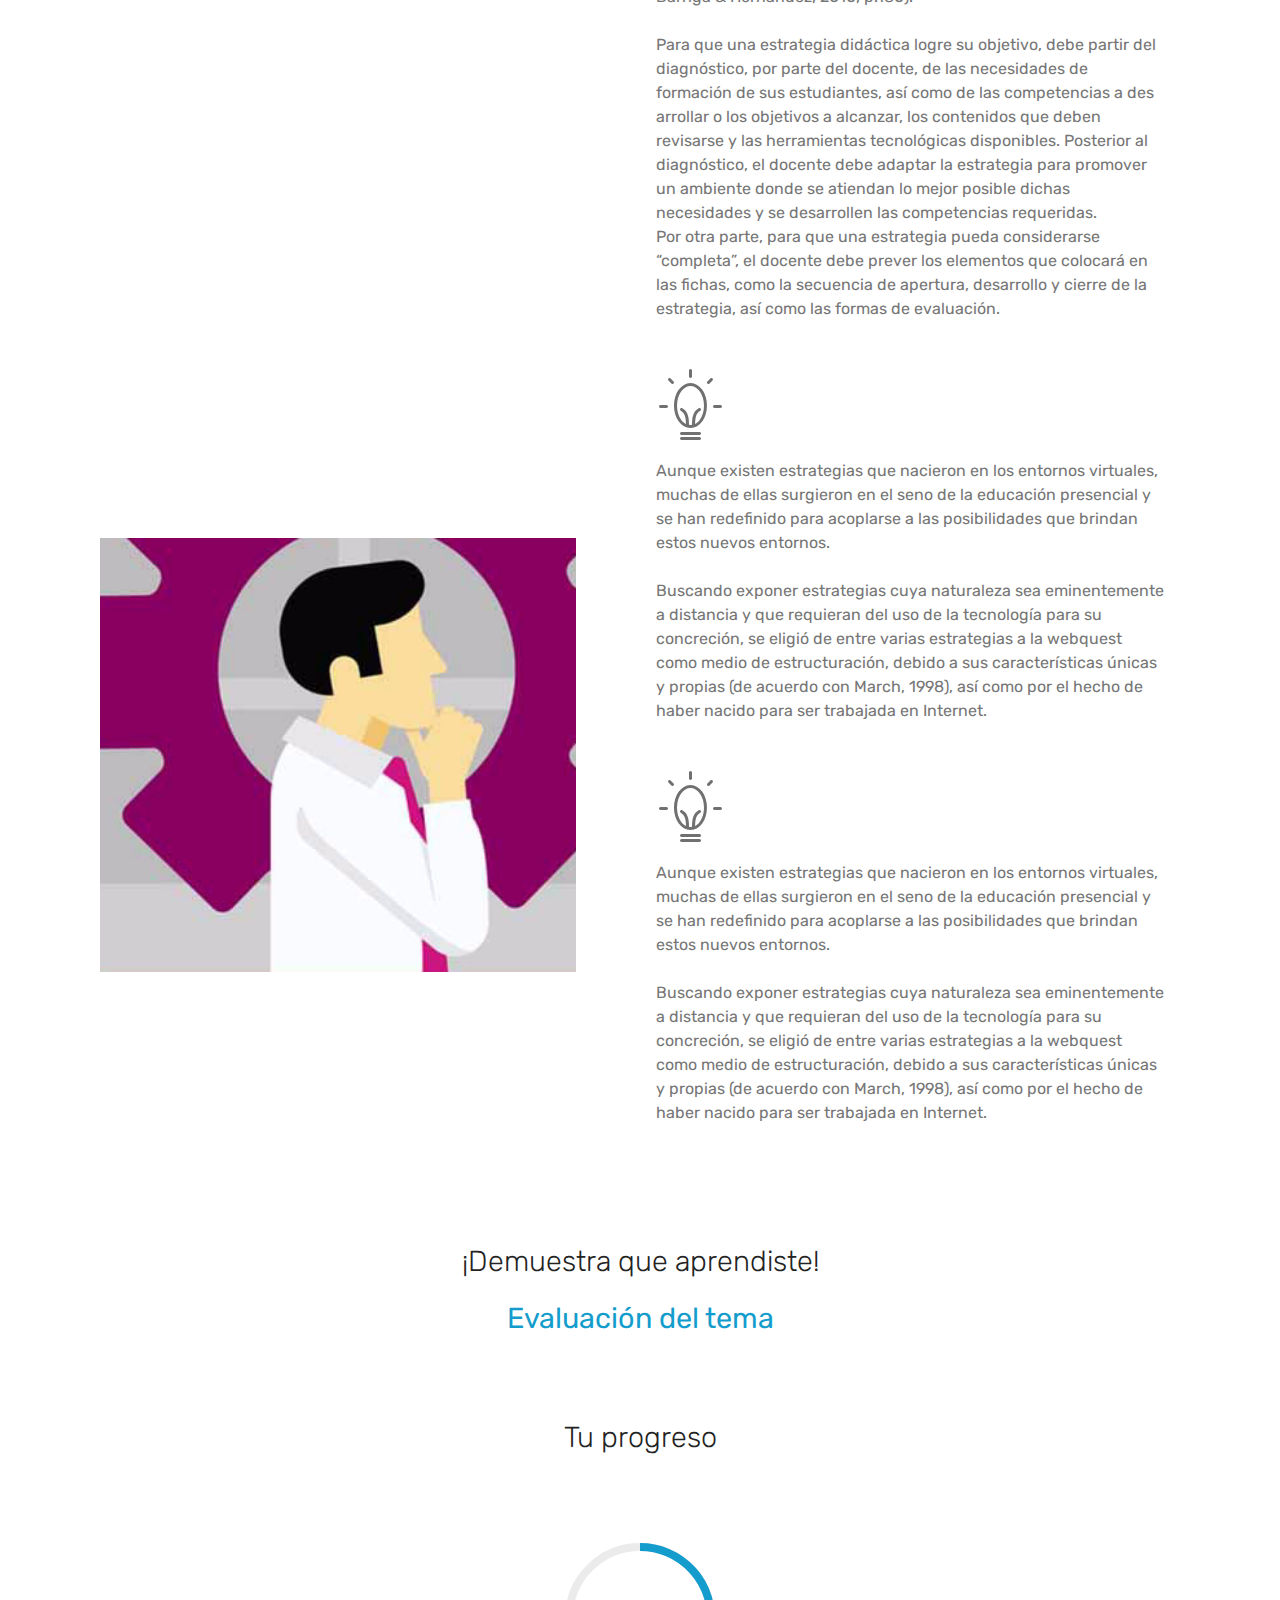
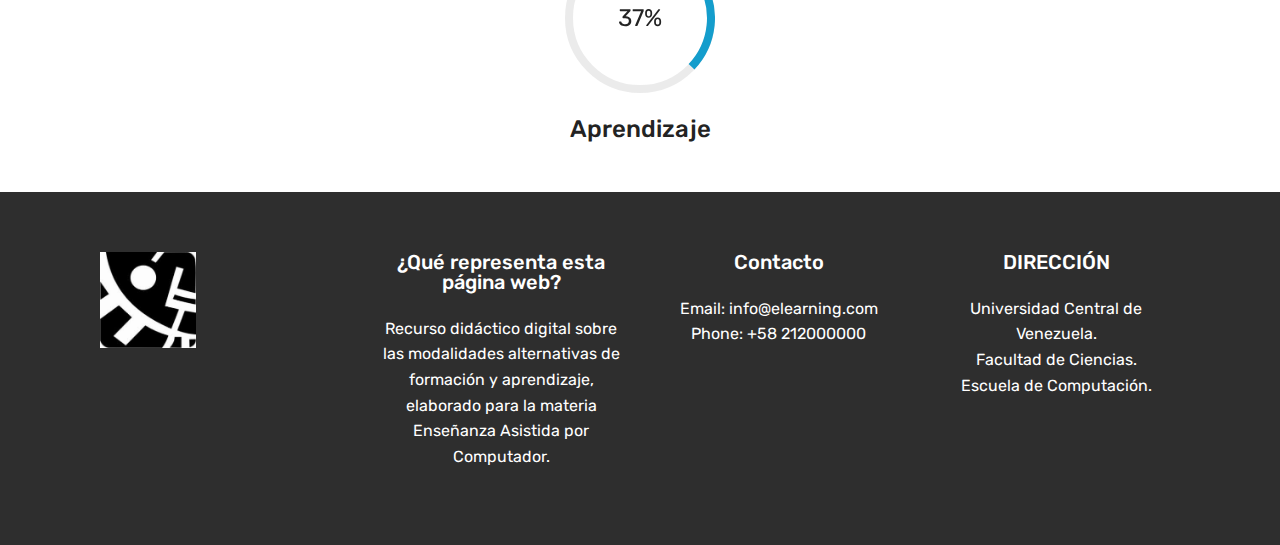
<file: page8.html>
<!DOCTYPE html>
<html >
<head>
  <!-- Site made with Mobirise Website Builder v4.9.2, https://mobirise.com -->
  <meta charset="UTF-8">
  <meta http-equiv="X-UA-Compatible" content="IE=edge">
  <meta name="generator" content="Mobirise v4.9.2, mobirise.com">
  <meta name="viewport" content="width=device-width, initial-scale=1, minimum-scale=1">
  <link rel="shortcut icon" href="assets/images/13-512-164x164.png" type="image/x-icon">
  <meta name="description" content="">
  <title>Leccion_4</title>
  <link rel="stylesheet" href="assets/web/assets/mobirise-icons/mobirise-icons.css">
  <link rel="stylesheet" href="assets/tether/tether.min.css">
  <link rel="stylesheet" href="assets/bootstrap/css/bootstrap.min.css">
  <link rel="stylesheet" href="assets/bootstrap/css/bootstrap-grid.min.css">
  <link rel="stylesheet" href="assets/bootstrap/css/bootstrap-reboot.min.css">
  <link rel="stylesheet" href="assets/socicon/css/styles.css">
  <link rel="stylesheet" href="assets/dropdown/css/style.css">
  <link rel="stylesheet" href="assets/as-pie-progress/css/progress.min.css">
  <link rel="stylesheet" href="assets/theme/css/style.css">
  <link rel="stylesheet" href="assets/mobirise/css/mbr-additional.css" type="text/css">
  
  
  
</head>
<body>
  <section class="menu cid-rhBfKyXlAq" once="menu" id="menu1-1i">

    

    <nav class="navbar navbar-expand beta-menu navbar-dropdown align-items-center navbar-fixed-top navbar-toggleable-sm">
        <button class="navbar-toggler navbar-toggler-right" type="button" data-toggle="collapse" data-target="#navbarSupportedContent" aria-controls="navbarSupportedContent" aria-expanded="false" aria-label="Toggle navigation">
            <div class="hamburger">
                <span></span>
                <span></span>
                <span></span>
                <span></span>
            </div>
        </button>
        <div class="menu-logo">
            <div class="navbar-brand">
                <span class="navbar-logo">
                    <a href="https://mobirise.com">
                         <img src="assets/images/13-512-98x98.png" alt="Mobirise" title="" style="height: 5rem;">
                    </a>
                </span>
                <span class="navbar-caption-wrap"><a class="navbar-caption text-white display-4" href="https://mobirise.com">
                        e-learning</a></span>
            </div>
        </div>
        <div class="collapse navbar-collapse" id="navbarSupportedContent">
            <ul class="navbar-nav nav-dropdown nav-right" data-app-modern-menu="true"><li class="nav-item"><a class="nav-link link text-white display-7" href="index.html">Inicio</a></li><li class="nav-item"><a class="nav-link link text-white display-7" href="page1.html"><span class="mbri-edit mbr-iconfont mbr-iconfont-btn"></span>Lecciones</a></li><li class="nav-item"><a class="nav-link link text-white display-7" href="page2.html">
                        Preguntas frecuentes</a></li><li class="nav-item"><a class="nav-link link text-white display-7" href="page3.html">
                        Contacto</a></li><li class="nav-item"><a class="nav-link link text-white display-7" href="page4.html">Sobre nosotros</a></li></ul>
            
        </div>
    </nav>
</section>

<section class="engine"><a href="https://mobirise.info/h">create your own web page for free</a></section><section class="features11 cid-rhBfKzMmn0" id="features11-1j">

    

    

    <div class="container">   
        <div class="col-md-12">
            <div class="media-container-row">
                <div class="mbr-figure m-auto" style="width: 50%;">
                    <img src="assets/images/estra-663x373.jpg" alt="Mobirise" title="">
                </div>
                <div class=" align-left aside-content">
                    <h2 class="mbr-title pt-2 mbr-fonts-style display-5">
                        <br>Lección 4</h2>
                    <div class="mbr-section-text">
                        <p class="mbr-text mb-5 pt-3 mbr-light mbr-fonts-style display-2">
                        Conceptos de estrategias didácticas</p>
                    </div>

                    <div class="block-content">
                        <div class="card p-3 pr-3">
                            <div class="media">
                                <div class=" align-self-center card-img pb-3">
                                    <span class="mbr-iconfont mbri-idea"></span>
                                </div>     
                                <div class="media-body">
                                    <h4 class="card-title mbr-fonts-style display-7">&nbsp;</h4>
                                </div>
                            </div>                

                            <div class="card-box">
                                <p class="block-text mbr-fonts-style display-7">De manera general, se define a las estrategias didácticas como un “sistema de acciones o conjunto de actividades del profesor y sus estudiantes, organizadas y planificadas por el docente con la finalidad de posibilitar el aprendizaje de los estudiantes” (Universidades Públicas Valencianas, s.f.).
<br>Se diferencia de las técnicas didácticas porque, para su implementación, requieren considerar distintos momentos del proceso instruccional y se constituyen por varias actividades coordinadas de manera sistemática para el alcance de los objetivos de aprendizaje.
<br><br>Ahora bien, no es posible comprender del todo a las estrategias didácticas si no se identifican dos categorías principales: las estrategias de enseñanza y las estrategias de aprendizaje.&nbsp;<br>Se diferencia de las técnicas didácticas porque, para su implementación, requieren considerar distintos momentos del proceso instruccional y se constituyen por varias 
<br>actividades coordinadas de manera sistemática para el alcance de los objetivos de aprendizaje.Ahora bien, no es posible comprender del todo a las estrategias didácticas si no se identifican dos categorías principales: las estrategias de enseñanza y las estrategias de aprendizaje.
<br><br><br></p>
                            </div>
                        </div>

                        <div class="card p-3 pr-3">
                            <div class="media">
                                <div class="align-self-center card-img pb-3">
                                    <span class="mbr-iconfont mbri-idea"></span>
                                </div>     
                                <div class="media-body">
                                    <h4 class="card-title mbr-fonts-style display-7">&nbsp;</h4>
                                </div>
                            </div>                

                            <div class="card-box">
                                <p class="block-text mbr-fonts-style display-7">Para definir estas categorías, tomamos las propuestas más reconocidas en el campo aportadas por Díaz Barriga y Hernández (2010). Estos autores definen a las estrategias de enseñanza 
<br>como “procedimientos que el agente de enseñanza utiliza en forma reflexiva y flexible para promover el logro de aprendizajes significativos en los alumnos”, al tiempo que “son medios o recursos para prestar la ayuda pedagógica ajustada a las necesidades de progreso de la actividad constructiva de los alumnos (Díaz-Barriga &amp; Hernández, 2010, p. 118)Y  distinguen a la
estrategia de aprendizaje como:&nbsp;<br><br>[...] un procedimiento (conjunto de pasos o habilidades) y al mismo tiempo un instrumento psicológico que un alumno adquiere y emplea intencionalmente como recurso flexible, para aprender significativamente y para solucionar problemas y demandas académicas [...]. Su empleo implica una continua actividad de toma de decisiones, un control metacognitivo y está sujeto al influjo de factores motivacionales, afectivos y de contexto educativo-social. (Díaz-Barriga, Castañeda y Lule, 1986; Hernández, 2006 en: Díaz-Barriga &amp; Hernández, 2010, p.180).&nbsp;<br><br>Para que una estrategia didáctica logre su objetivo, debe partir del diagnóstico, por parte del docente, de las necesidades de formación de sus estudiantes, así como de las competencias a des arrollar o los objetivos a alcanzar, los contenidos que deben revisarse y las herramientas tecnológicas disponibles. Posterior al diagnóstico, el docente debe adaptar la estrategia para promover un ambiente donde se atiendan lo mejor posible dichas necesidades y se desarrollen las competencias requeridas.
<br>Por otra parte, para que una estrategia pueda considerarse “completa”, el docente debe prever los elementos que colocará en las fichas, como la secuencia de apertura, desarrollo y cierre de la estrategia, así como las formas de evaluación.<br></p>
                            </div>
                        </div>
                    </div>
                </div>
            </div>
        </div> 
    </div>          
</section>

<section class="features11 cid-rhBFbV7hAZ" id="features11-1v">

    

    

    <div class="container">   
        <div class="col-md-12">
            <div class="media-container-row">
                <div class="mbr-figure m-auto" style="width: 50%;">
                    <img src="assets/images/ta-1494-hd-380x560.jpg" alt="Mobirise" title="">
                </div>
                <div class=" align-left aside-content">
                    
                    <div class="mbr-section-text">
                        
                    </div>

                    <div class="block-content">
                        <div class="card p-3 pr-3">
                            <div class="media">
                                <div class=" align-self-center card-img pb-3">
                                    <span class="mbr-iconfont mbri-idea"></span>
                                </div>     
                                <div class="media-body">
                                    <h4 class="card-title mbr-fonts-style display-7">&nbsp;</h4>
                                </div>
                            </div>                

                            <div class="card-box">
                                <p class="block-text mbr-fonts-style display-7">Aunque existen estrategias que nacieron en los entornos virtuales, muchas de ellas surgieron en el seno de la educación presencial y se han redefinido para acoplarse a las posibilidades que brindan estos nuevos entornos.
<br><br>Buscando exponer estrategias cuya naturaleza sea eminentemente a distancia y que requieran del uso de la tecnología para su concreción, se eligió de entre varias estrategias a la webquest como medio de estructuración, debido a sus características únicas y propias (de acuerdo con March, 1998), así como por el hecho de haber nacido para ser trabajada en Internet.&nbsp;<br></p>
                            </div>
                        </div>

                        <div class="card p-3 pr-3">
                            <div class="media">
                                <div class="align-self-center card-img pb-3">
                                    <span class="mbr-iconfont mbri-idea"></span>
                                </div>     
                                <div class="media-body">
                                    <h4 class="card-title mbr-fonts-style display-7">&nbsp;</h4>
                                </div>
                            </div>                

                            <div class="card-box">
                                <p class="block-text mbr-fonts-style display-7">Aunque existen estrategias que nacieron en los entornos virtuales, muchas de ellas surgieron en el seno de la educación presencial y se han redefinido para acoplarse a las posibilidades que brindan estos nuevos entornos.
<br><br>Buscando exponer estrategias cuya naturaleza sea eminentemente a distancia y que requieran del uso de la tecnología para su concreción, se eligió de entre varias estrategias a la webquest como medio de estructuración, debido a sus características únicas y propias (de acuerdo con March, 1998), así como por el hecho de haber nacido para ser trabajada en Internet.&nbsp;<br></p>
                            </div>
                        </div>
                    </div>
                </div>
            </div>
        </div> 
    </div>          
</section>

<section class="mbr-section content4 cid-rhBfKBepUw" id="content4-1k">

    

    <div class="container">
        <div class="media-container-row">
            <div class="title col-12 col-md-8">
                <h2 class="align-center pb-3 mbr-fonts-style display-2">¡Demuestra que aprendiste!</h2>
                <h3 class="mbr-section-subtitle align-center mbr-light mbr-fonts-style display-2"><a href="https://es.educaplay.com/es/recursoseducativos/4265295/html5/crucigrama_estrategias_didacti.htm" target="_blank">
                    Evaluación del tema</a></h3>
                
            </div>
        </div>
    </div>
</section>

<section class="progress-bars3 cid-rhDpCVUXFt" id="progress-bars3-1l">
 
     

    
    
    <div class="container">
        <h2 class="mbr-section-title pb-3 align-center mbr-fonts-style display-2">
            Tu progreso</h2>

        
    
        <div class="media-container-row pt-5 mt-2">
            <div class="card p-3 align-center">
                <div class="wrap">
                    <div class="pie_progress progress1" role="progressbar" data-goal="80">
                        <p class="pie_progress__number mbr-fonts-style display-5">20%</p>
                    </div>
                </div> 
                <div class="mbr-crt-title pt-3">
                    <h4 class="card-title py-2 mbr-fonts-style display-5">
                        Aprendizaje</h4>
                </div>                 
            </div>

            

            

            

            

            
        </div>
</div></section>

<section class="cid-rhDmsz6CIW" id="footer1-1f">

    

    

    <div class="container">
        <div class="media-container-row content text-white">
            <div class="col-12 col-md-3">
                <div class="media-wrap">
                    <a href="https://mobirise.com/">
                        <img src="assets/images/descarga-225x225.jpg" alt="Mobirise" title="">
                    </a>
                </div>
            </div>
            <div class="col-12 col-md-3 mbr-fonts-style display-7">
                <h5 class="pb-3">¿Qué representa esta página web?</h5>
                <p class="mbr-text">Recurso didáctico digital sobre las modalidades alternativas de formación y aprendizaje, elaborado para la materia Enseñanza Asistida por Computador.</p>
            </div>
            <div class="col-12 col-md-3 mbr-fonts-style display-7">
                <h5 class="pb-3">
                    Contacto</h5>
                <p class="mbr-text">
                    Email: info@elearning.com
                    <br>Phone: +58 212000000<br><br><br> &nbsp; &nbsp; &nbsp; &nbsp; &nbsp; &nbsp; &nbsp; &nbsp; &nbsp;<br><br></p>
            </div>
            <div class="col-12 col-md-3 mbr-fonts-style display-7">
                <h5 class="pb-3">
                    DIRECCIÓN</h5>
                <p class="mbr-text">Universidad Central de Venezuela.<br>Facultad de Ciencias.<br>Escuela de Computación.</p>
            </div>
        </div>
        
    </div>
</section>


  <script src="assets/web/assets/jquery/jquery.min.js"></script>
  <script src="assets/popper/popper.min.js"></script>
  <script src="assets/tether/tether.min.js"></script>
  <script src="assets/bootstrap/js/bootstrap.min.js"></script>
  <script src="assets/dropdown/js/script.min.js"></script>
  <script src="assets/touchswipe/jquery.touch-swipe.min.js"></script>
  <script src="assets/as-pie-progress/jquery-as-pie-progress.min.js"></script>
  <script src="assets/smoothscroll/smooth-scroll.js"></script>
  <script src="assets/theme/js/script.js"></script>
  
  
</body>
</html>
</file>
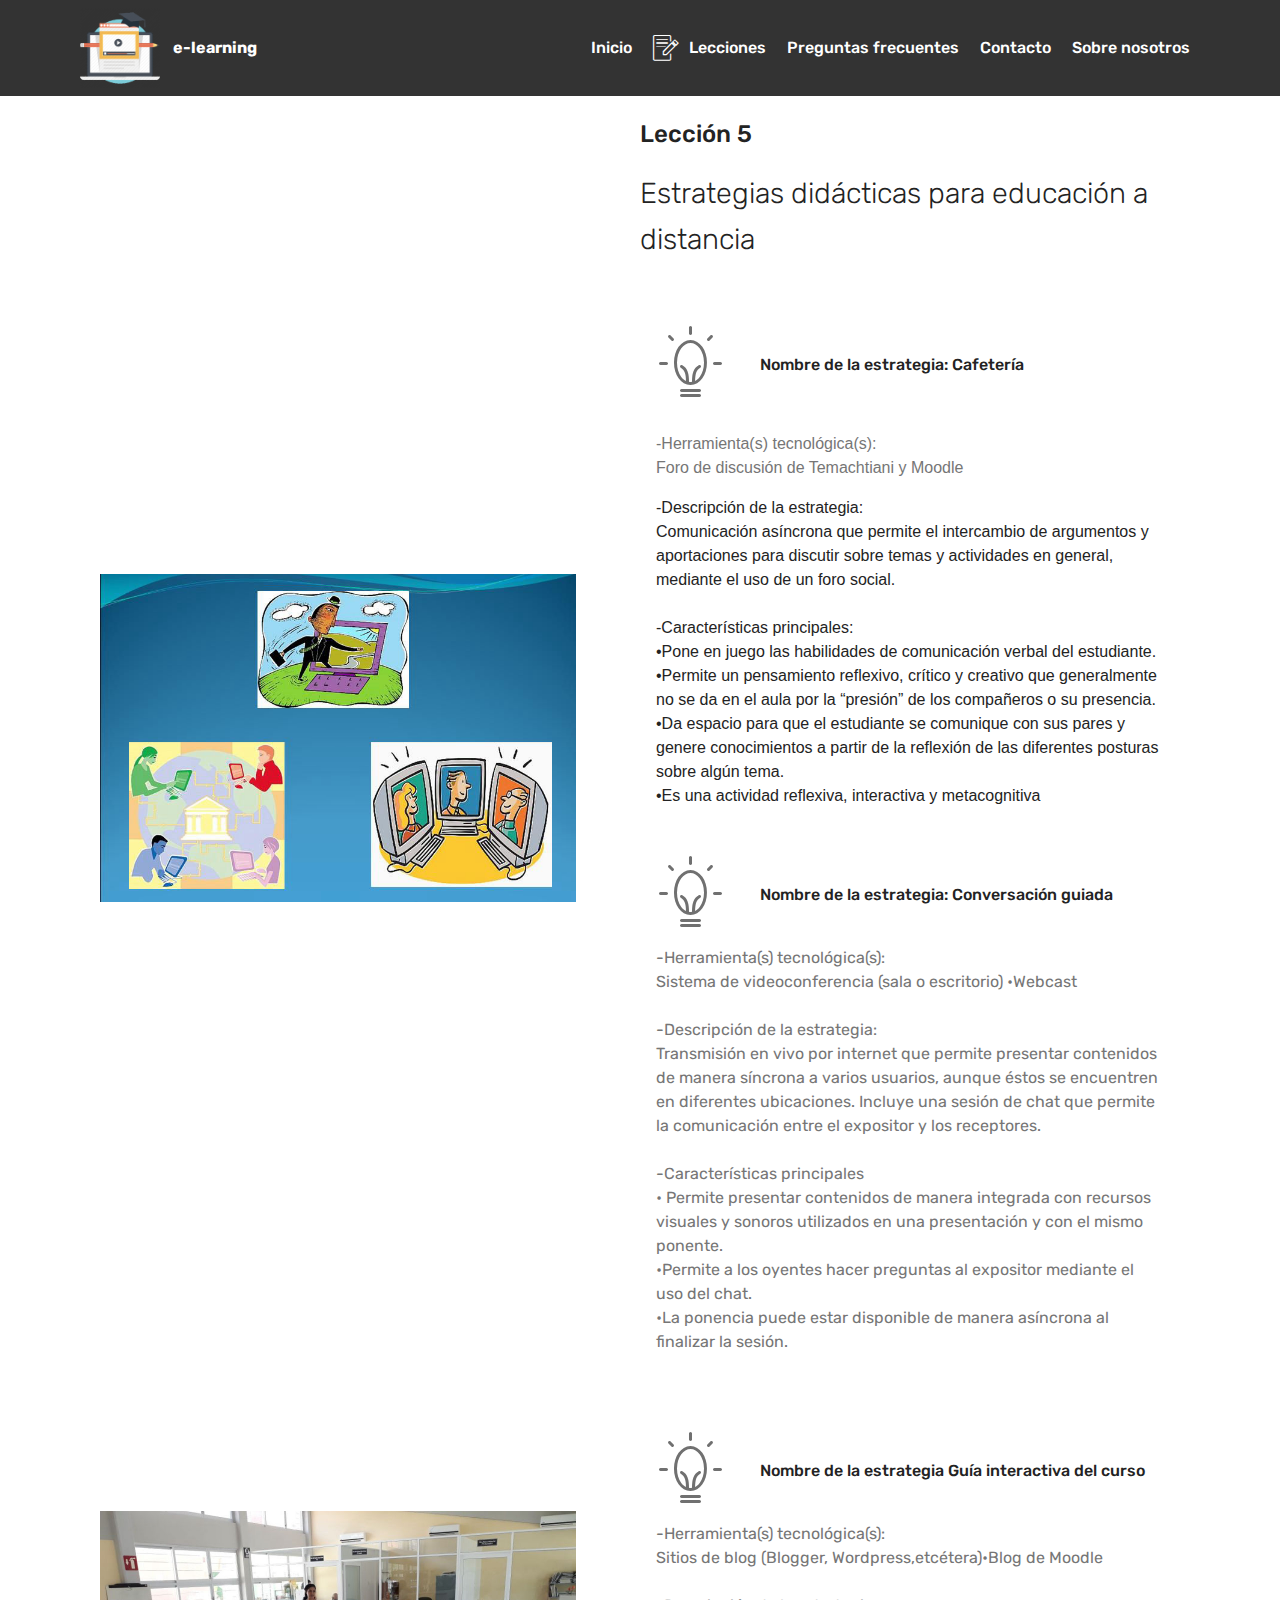
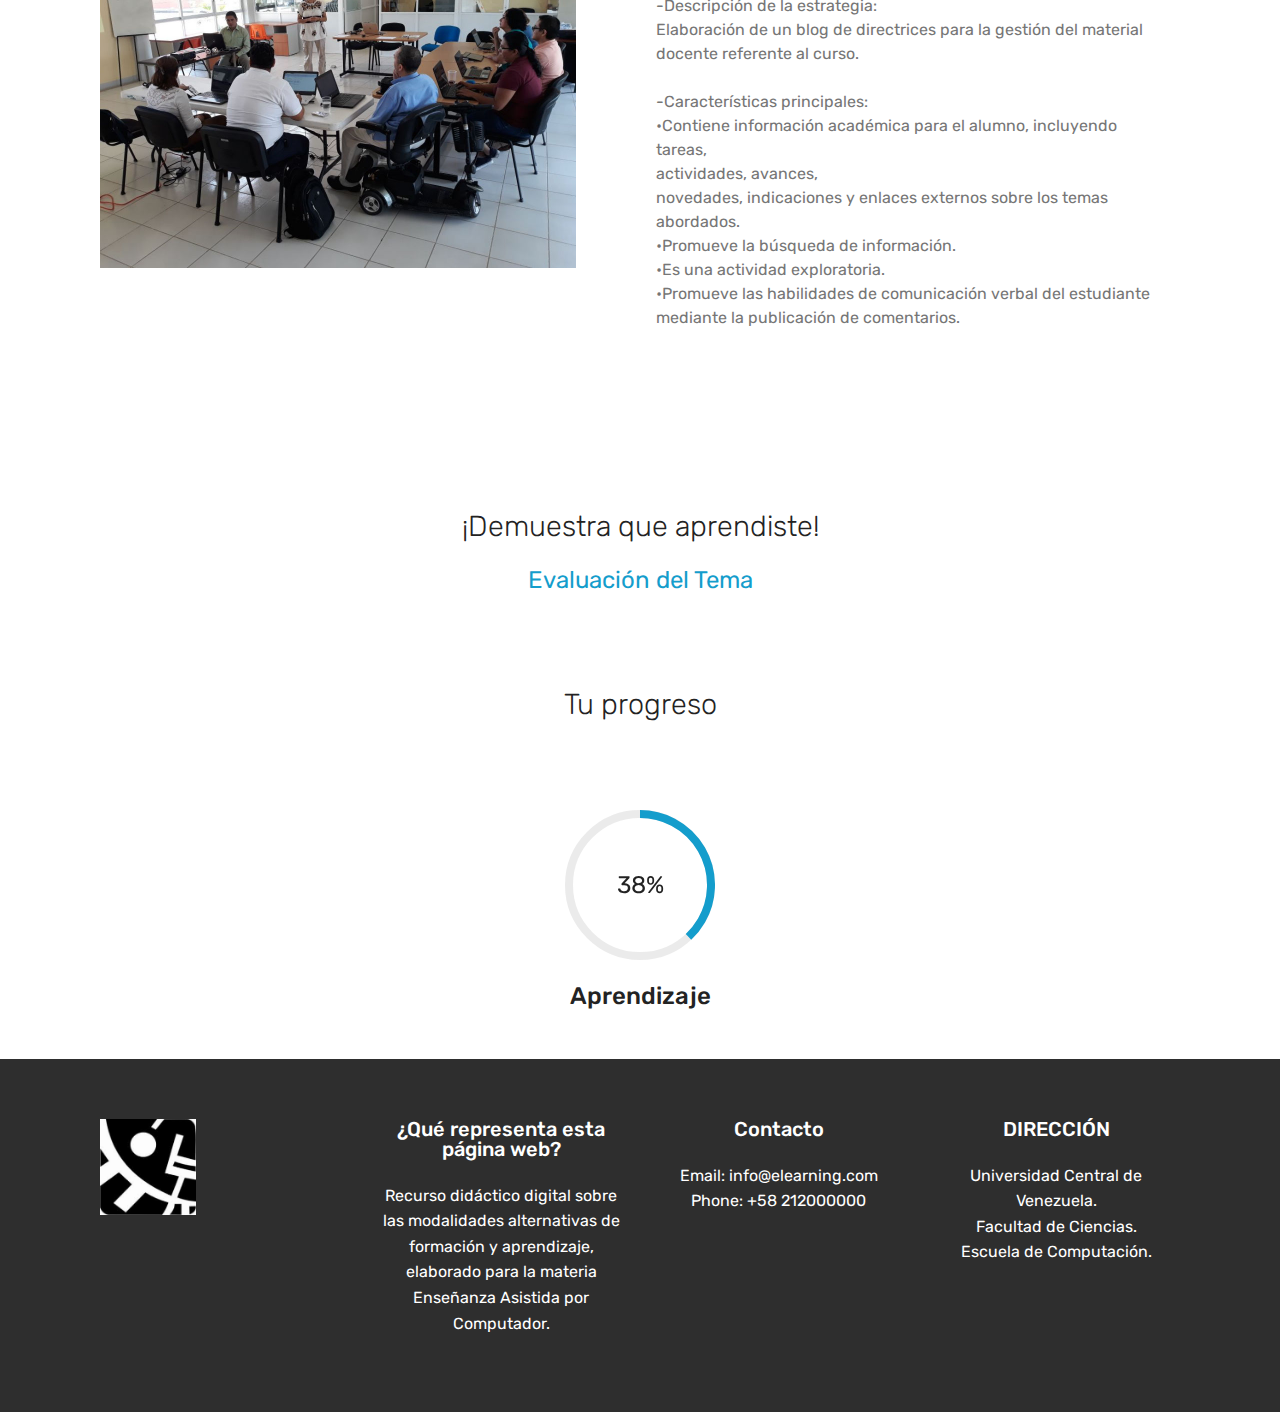
<file: page9.html>
<!DOCTYPE html>
<html >
<head>
  <!-- Site made with Mobirise Website Builder v4.9.2, https://mobirise.com -->
  <meta charset="UTF-8">
  <meta http-equiv="X-UA-Compatible" content="IE=edge">
  <meta name="generator" content="Mobirise v4.9.2, mobirise.com">
  <meta name="viewport" content="width=device-width, initial-scale=1, minimum-scale=1">
  <link rel="shortcut icon" href="assets/images/13-512-164x164.png" type="image/x-icon">
  <meta name="description" content="">
  <title>Leccion_5</title>
  <link rel="stylesheet" href="assets/web/assets/mobirise-icons/mobirise-icons.css">
  <link rel="stylesheet" href="assets/tether/tether.min.css">
  <link rel="stylesheet" href="assets/bootstrap/css/bootstrap.min.css">
  <link rel="stylesheet" href="assets/bootstrap/css/bootstrap-grid.min.css">
  <link rel="stylesheet" href="assets/bootstrap/css/bootstrap-reboot.min.css">
  <link rel="stylesheet" href="assets/socicon/css/styles.css">
  <link rel="stylesheet" href="assets/dropdown/css/style.css">
  <link rel="stylesheet" href="assets/as-pie-progress/css/progress.min.css">
  <link rel="stylesheet" href="assets/theme/css/style.css">
  <link rel="stylesheet" href="assets/mobirise/css/mbr-additional.css" type="text/css">
  
  
  
</head>
<body>
  <section class="menu cid-rhBfN5fyeS" once="menu" id="menu1-1m">

    

    <nav class="navbar navbar-expand beta-menu navbar-dropdown align-items-center navbar-fixed-top navbar-toggleable-sm">
        <button class="navbar-toggler navbar-toggler-right" type="button" data-toggle="collapse" data-target="#navbarSupportedContent" aria-controls="navbarSupportedContent" aria-expanded="false" aria-label="Toggle navigation">
            <div class="hamburger">
                <span></span>
                <span></span>
                <span></span>
                <span></span>
            </div>
        </button>
        <div class="menu-logo">
            <div class="navbar-brand">
                <span class="navbar-logo">
                    <a href="https://mobirise.com">
                         <img src="assets/images/13-512-98x98.png" alt="Mobirise" title="" style="height: 5rem;">
                    </a>
                </span>
                <span class="navbar-caption-wrap"><a class="navbar-caption text-white display-4" href="https://mobirise.com">
                        e-learning</a></span>
            </div>
        </div>
        <div class="collapse navbar-collapse" id="navbarSupportedContent">
            <ul class="navbar-nav nav-dropdown nav-right" data-app-modern-menu="true"><li class="nav-item"><a class="nav-link link text-white display-7" href="index.html">Inicio</a></li><li class="nav-item"><a class="nav-link link text-white display-7" href="page1.html"><span class="mbri-edit mbr-iconfont mbr-iconfont-btn"></span>Lecciones</a></li><li class="nav-item"><a class="nav-link link text-white display-7" href="page2.html">
                        Preguntas frecuentes</a></li><li class="nav-item"><a class="nav-link link text-white display-7" href="page3.html">
                        Contacto</a></li><li class="nav-item"><a class="nav-link link text-white display-7" href="page4.html">Sobre nosotros</a></li></ul>
            
        </div>
    </nav>
</section>

<section class="engine"><a href="https://mobirise.info/s">free bootstrap theme</a></section><section class="features11 cid-rhBfN65qnJ" id="features11-1n">

    

    

    <div class="container">   
        <div class="col-md-12">
            <div class="media-container-row">
                <div class="mbr-figure m-auto" style="width: 50%;">
                    <img src="assets/images/dibujo21-792x546.jpg" alt="Mobirise" title="">
                </div>
                <div class=" align-left aside-content">
                    <h2 class="mbr-title pt-2 mbr-fonts-style display-5">
                        <br>Lección 5</h2>
                    <div class="mbr-section-text">
                        <p class="mbr-text mb-5 pt-3 mbr-light mbr-fonts-style display-2">
                        Estrategias didácticas para educación a distancia</p>
                    </div>

                    <div class="block-content">
                        <div class="card p-3 pr-3">
                            <div class="media">
                                <div class=" align-self-center card-img pb-3">
                                    <span class="mbr-iconfont mbri-idea"></span>
                                </div>     
                                <div class="media-body">
                                    <h4 class="card-title mbr-fonts-style display-7">Nombre de la estrategia: Cafetería</h4>
                                </div>
                            </div>                

                            <div class="card-box">
                                <p class="block-text mbr-fonts-style display-7"></p><p>-Herramienta(s) tecnológica(s): <br>Foro de discusión de Temachtiani y Moodle</p>-Descripción de la estrategia:<br> Comunicación asíncrona que permite el intercambio de argumentos y aportaciones para discutir sobre temas y actividades en general, mediante el uso de un foro social.<br><br>-Características principales:<br>•Pone en juego las habilidades de comunicación verbal del estudiante.
<br>•Permite un pensamiento reflexivo, crítico y creativo que generalmente no se da en el aula por la “presión” de los compañeros o su presencia.
<br>•Da espacio para que el estudiante se comunique con sus pares y genere conocimientos a partir de la
reflexión de las diferentes posturas sobre algún tema.
<br>•Es una actividad reflexiva, interactiva y metacognitiva&nbsp;<br><p> 
                                </p><p></p>
                            </div>
                        </div>

                        <div class="card p-3 pr-3">
                            <div class="media">
                                <div class="align-self-center card-img pb-3">
                                    <span class="mbr-iconfont mbri-idea"></span>
                                </div>     
                                <div class="media-body">
                                    <h4 class="card-title mbr-fonts-style display-7">Nombre de la estrategia: Conversación guiada</h4>
                                </div>
                            </div>                

                            <div class="card-box">
                                <p class="block-text mbr-fonts-style display-7">-Herramienta(s) tecnológica(s):<br>Sistema de videoconferencia (sala o escritorio) •Webcast
<br><br>-Descripción de la estrategia:<br>Transmisión en vivo por internet que permite presentar contenidos de manera síncrona a varios usuarios, aunque éstos se encuentren en diferentes ubicaciones. Incluye una sesión de chat que permite la comunicación entre el expositor y los receptores.
<br><br>-Características principales
<br>• Permite presentar contenidos de manera integrada con recursos visuales y sonoros utilizados en una presentación y con el mismo ponente.
<br>•Permite a los oyentes hacer preguntas al expositor mediante el uso del chat.
<br>•La ponencia puede estar disponible de manera asíncrona al finalizar la sesión.&nbsp;<br></p>
                            </div>
                        </div>
                    </div>
                </div>
            </div>
        </div> 
    </div>          
</section>

<section class="features11 cid-rhBHgzSc1B" id="features11-1w">

    

    

    <div class="container">   
        <div class="col-md-12">
            <div class="media-container-row">
                <div class="mbr-figure m-auto" style="width: 50%;">
                    <img src="assets/images/whatsapp-image-2018-05-17-at-12.42.14-pm-952x714.jpg" alt="Mobirise" title="">
                </div>
                <div class=" align-left aside-content">
                    
                    <div class="mbr-section-text">
                        
                    </div>

                    <div class="block-content">
                        <div class="card p-3 pr-3">
                            <div class="media">
                                <div class=" align-self-center card-img pb-3">
                                    <span class="mbr-iconfont mbri-idea"></span>
                                </div>     
                                <div class="media-body">
                                    <h4 class="card-title mbr-fonts-style display-7">Nombre de la estrategia Guía interactiva del curso</h4>
                                </div>
                            </div>                

                            <div class="card-box">
                                <p class="block-text mbr-fonts-style display-7">-Herramienta(s) tecnológica(s):<br>Sitios de blog (Blogger, Wordpress,etcétera)•Blog de Moodle
<br><br>-Descripción de la estrategia:<br>Elaboración de un blog de directrices para la gestión del material docente referente al curso.
<br><br>-Características principales:<br>•Contiene información académica para el alumno, incluyendo tareas,
<br>actividades, avances,
<br>novedades, indicaciones y enlaces externos sobre los temas abordados.
<br>•Promueve la búsqueda de información.
<br>•Es una actividad exploratoria.
<br>•Promueve las habilidades de comunicación verbal del estudiante mediante la publicación de
comentarios.&nbsp;<br></p>
                            </div>
                        </div>

                        
                    </div>
                </div>
            </div>
        </div> 
    </div>          
</section>

<section class="mbr-section content4 cid-rhBfN7qpoy" id="content4-1o">

    

    <div class="container">
        <div class="media-container-row">
            <div class="title col-12 col-md-8">
                <h2 class="align-center pb-3 mbr-fonts-style display-2">¡Demuestra que aprendiste!</h2>
                <h3 class="mbr-section-subtitle align-center mbr-light mbr-fonts-style display-5"><p><a href="https://es.educaplay.com/es/recursoseducativos/4277508/html5/estrategias_didacticas.htm" target="_blank">
                    Evaluación del Tema</a></p></h3>
                
            </div>
        </div>
    </div>
</section>

<section class="progress-bars3 cid-rhDpLxtzuY" id="progress-bars3-1m">
 
     

    
    
    <div class="container">
        <h2 class="mbr-section-title pb-3 align-center mbr-fonts-style display-2">
            Tu progreso</h2>

        
    
        <div class="media-container-row pt-5 mt-2">
            <div class="card p-3 align-center">
                <div class="wrap">
                    <div class="pie_progress progress1" role="progressbar" data-goal="100">
                        <p class="pie_progress__number mbr-fonts-style display-5">40%</p>
                    </div>
                </div> 
                <div class="mbr-crt-title pt-3">
                    <h4 class="card-title py-2 mbr-fonts-style display-5">
                        Aprendizaje</h4>
                </div>                 
            </div>

            

            

            

            

            
        </div>
</div></section>

<section class="cid-rhDmDL6MDH" id="footer1-1g">

    

    

    <div class="container">
        <div class="media-container-row content text-white">
            <div class="col-12 col-md-3">
                <div class="media-wrap">
                    <a href="https://mobirise.com/">
                        <img src="assets/images/descarga-225x225.jpg" alt="Mobirise" title="">
                    </a>
                </div>
            </div>
            <div class="col-12 col-md-3 mbr-fonts-style display-7">
                <h5 class="pb-3">¿Qué representa esta página web?</h5>
                <p class="mbr-text">Recurso didáctico digital sobre las modalidades alternativas de formación y aprendizaje, elaborado para la materia Enseñanza Asistida por Computador.</p>
            </div>
            <div class="col-12 col-md-3 mbr-fonts-style display-7">
                <h5 class="pb-3">
                    Contacto</h5>
                <p class="mbr-text">
                    Email: info@elearning.com
                    <br>Phone: +58 212000000<br><br><br> &nbsp; &nbsp; &nbsp; &nbsp; &nbsp; &nbsp; &nbsp; &nbsp; &nbsp;<br><br></p>
            </div>
            <div class="col-12 col-md-3 mbr-fonts-style display-7">
                <h5 class="pb-3">
                    DIRECCIÓN</h5>
                <p class="mbr-text">Universidad Central de Venezuela.<br>Facultad de Ciencias.<br>Escuela de Computación.</p>
            </div>
        </div>
        
    </div>
</section>


  <script src="assets/web/assets/jquery/jquery.min.js"></script>
  <script src="assets/popper/popper.min.js"></script>
  <script src="assets/tether/tether.min.js"></script>
  <script src="assets/bootstrap/js/bootstrap.min.js"></script>
  <script src="assets/dropdown/js/script.min.js"></script>
  <script src="assets/touchswipe/jquery.touch-swipe.min.js"></script>
  <script src="assets/as-pie-progress/jquery-as-pie-progress.min.js"></script>
  <script src="assets/smoothscroll/smooth-scroll.js"></script>
  <script src="assets/theme/js/script.js"></script>
  
  
</body>
</html>
</file>
<file: assets/web/assets/mobirise-icons/mobirise-icons.css>
@font-face {
  font-family: 'MobiriseIcons';
  src:  url('mobirise-icons.eot?spat4u');
  src:  url('mobirise-icons.eot?spat4u#iefix') format('embedded-opentype'),
    url('mobirise-icons.ttf?spat4u') format('truetype'),
    url('mobirise-icons.woff?spat4u') format('woff'),
    url('mobirise-icons.svg?spat4u#MobiriseIcons') format('svg');
  font-weight: normal;
  font-style: normal;
}

[class^="mbri-"], [class*=" mbri-"] {
  /* use !important to prevent issues with browser extensions that change fonts */
  font-family: MobiriseIcons !important;
  speak: none;
  font-style: normal;
  font-weight: normal;
  font-variant: normal;
  text-transform: none;
  line-height: 1;

  /* Better Font Rendering =========== */
  -webkit-font-smoothing: antialiased;
  -moz-osx-font-smoothing: grayscale;
}

.mbri-add-submenu:before {
  content: "\e900";
}
.mbri-alert:before {
  content: "\e901";
}
.mbri-align-center:before {
  content: "\e902";
}
.mbri-align-justify:before {
  content: "\e903";
}
.mbri-align-left:before {
  content: "\e904";
}
.mbri-align-right:before {
  content: "\e905";
}
.mbri-android:before {
  content: "\e906";
}
.mbri-apple:before {
  content: "\e907";
}
.mbri-arrow-down:before {
  content: "\e908";
}
.mbri-arrow-next:before {
  content: "\e909";
}
.mbri-arrow-prev:before {
  content: "\e90a";
}
.mbri-arrow-up:before {
  content: "\e90b";
}
.mbri-bold:before {
  content: "\e90c";
}
.mbri-bookmark:before {
  content: "\e90d";
}
.mbri-bootstrap:before {
  content: "\e90e";
}
.mbri-briefcase:before {
  content: "\e90f";
}
.mbri-browse:before {
  content: "\e910";
}
.mbri-bulleted-list:before {
  content: "\e911";
}
.mbri-calendar:before {
  content: "\e912";
}
.mbri-camera:before {
  content: "\e913";
}
.mbri-cart-add:before {
  content: "\e914";
}
.mbri-cart-full:before {
  content: "\e915";
}
.mbri-cash:before {
  content: "\e916";
}
.mbri-change-style:before {
  content: "\e917";
}
.mbri-chat:before {
  content: "\e918";
}
.mbri-clock:before {
  content: "\e919";
}
.mbri-close:before {
  content: "\e91a";
}
.mbri-cloud:before {
  content: "\e91b";
}
.mbri-code:before {
  content: "\e91c";
}
.mbri-contact-form:before {
  content: "\e91d";
}
.mbri-credit-card:before {
  content: "\e91e";
}
.mbri-cursor-click:before {
  content: "\e91f";
}
.mbri-cust-feedback:before {
  content: "\e920";
}
.mbri-database:before {
  content: "\e921";
}
.mbri-delivery:before {
  content: "\e922";
}
.mbri-desktop:before {
  content: "\e923";
}
.mbri-devices:before {
  content: "\e924";
}
.mbri-down:before {
  content: "\e925";
}
.mbri-download:before {
  content: "\e989";
}
.mbri-drag-n-drop:before {
  content: "\e927";
}
.mbri-drag-n-drop2:before {
  content: "\e928";
}
.mbri-edit:before {
  content: "\e929";
}
.mbri-edit2:before {
  content: "\e92a";
}
.mbri-error:before {
  content: "\e92b";
}
.mbri-extension:before {
  content: "\e92c";
}
.mbri-features:before {
  content: "\e92d";
}
.mbri-file:before {
  content: "\e92e";
}
.mbri-flag:before {
  content: "\e92f";
}
.mbri-folder:before {
  content: "\e930";
}
.mbri-gift:before {
  content: "\e931";
}
.mbri-github:before {
  content: "\e932";
}
.mbri-globe:before {
  content: "\e933";
}
.mbri-globe-2:before {
  content: "\e934";
}
.mbri-growing-chart:before {
  content: "\e935";
}
.mbri-hearth:before {
  content: "\e936";
}
.mbri-help:before {
  content: "\e937";
}
.mbri-home:before {
  content: "\e938";
}
.mbri-hot-cup:before {
  content: "\e939";
}
.mbri-idea:before {
  content: "\e93a";
}
.mbri-image-gallery:before {
  content: "\e93b";
}
.mbri-image-slider:before {
  content: "\e93c";
}
.mbri-info:before {
  content: "\e93d";
}
.mbri-italic:before {
  content: "\e93e";
}
.mbri-key:before {
  content: "\e93f";
}
.mbri-laptop:before {
  content: "\e940";
}
.mbri-layers:before {
  content: "\e941";
}
.mbri-left-right:before {
  content: "\e942";
}
.mbri-left:before {
  content: "\e943";
}
.mbri-letter:before {
  content: "\e944";
}
.mbri-like:before {
  content: "\e945";
}
.mbri-link:before {
  content: "\e946";
}
.mbri-lock:before {
  content: "\e947";
}
.mbri-login:before {
  content: "\e948";
}
.mbri-logout:before {
  content: "\e949";
}
.mbri-magic-stick:before {
  content: "\e94a";
}
.mbri-map-pin:before {
  content: "\e94b";
}
.mbri-menu:before {
  content: "\e94c";
}
.mbri-mobile:before {
  content: "\e94d";
}
.mbri-mobile2:before {
  content: "\e94e";
}
.mbri-mobirise:before {
  content: "\e94f";
}
.mbri-more-horizontal:before {
  content: "\e950";
}
.mbri-more-vertical:before {
  content: "\e951";
}
.mbri-music:before {
  content: "\e952";
}
.mbri-new-file:before {
  content: "\e953";
}
.mbri-numbered-list:before {
  content: "\e954";
}
.mbri-opened-folder:before {
  content: "\e955";
}
.mbri-pages:before {
  content: "\e956";
}
.mbri-paper-plane:before {
  content: "\e957";
}
.mbri-paperclip:before {
  content: "\e958";
}
.mbri-photo:before {
  content: "\e959";
}
.mbri-photos:before {
  content: "\e95a";
}
.mbri-pin:before {
  content: "\e95b";
}
.mbri-play:before {
  content: "\e95c";
}
.mbri-plus:before {
  content: "\e95d";
}
.mbri-preview:before {
  content: "\e95e";
}
.mbri-print:before {
  content: "\e95f";
}
.mbri-protect:before {
  content: "\e960";
}
.mbri-question:before {
  content: "\e961";
}
.mbri-quote-left:before {
  content: "\e962";
}
.mbri-quote-right:before {
  content: "\e963";
}
.mbri-refresh:before {
  content: "\e964";
}
.mbri-responsive:before {
  content: "\e965";
}
.mbri-right:before {
  content: "\e966";
}
.mbri-rocket:before {
  content: "\e967";
}
.mbri-sad-face:before {
  content: "\e968";
}
.mbri-sale:before {
  content: "\e969";
}
.mbri-save:before {
  content: "\e96a";
}
.mbri-search:before {
  content: "\e96b";
}
.mbri-setting:before {
  content: "\e96c";
}
.mbri-setting2:before {
  content: "\e96d";
}
.mbri-setting3:before {
  content: "\e96e";
}
.mbri-share:before {
  content: "\e96f";
}
.mbri-shopping-bag:before {
  content: "\e970";
}
.mbri-shopping-basket:before {
  content: "\e971";
}
.mbri-shopping-cart:before {
  content: "\e972";
}
.mbri-sites:before {
  content: "\e973";
}
.mbri-smile-face:before {
  content: "\e974";
}
.mbri-speed:before {
  content: "\e975";
}
.mbri-star:before {
  content: "\e976";
}
.mbri-success:before {
  content: "\e977";
}
.mbri-sun:before {
  content: "\e978";
}
.mbri-sun2:before {
  content: "\e979";
}
.mbri-tablet:before {
  content: "\e97a";
}
.mbri-tablet-vertical:before {
  content: "\e97b";
}
.mbri-target:before {
  content: "\e97c";
}
.mbri-timer:before {
  content: "\e97d";
}
.mbri-to-ftp:before {
  content: "\e97e";
}
.mbri-to-local-drive:before {
  content: "\e97f";
}
.mbri-touch-swipe:before {
  content: "\e980";
}
.mbri-touch:before {
  content: "\e981";
}
.mbri-trash:before {
  content: "\e982";
}
.mbri-underline:before {
  content: "\e983";
}
.mbri-unlink:before {
  content: "\e984";
}
.mbri-unlock:before {
  content: "\e985";
}
.mbri-up-down:before {
  content: "\e986";
}
.mbri-up:before {
  content: "\e987";
}
.mbri-update:before {
  content: "\e988";
}
.mbri-upload:before {
 content: "\e926"; 
}
.mbri-user:before {
  content: "\e98a";
}
.mbri-user2:before {
  content: "\e98b";
}
.mbri-users:before {
  content: "\e98c";
}
.mbri-video:before {
  content: "\e98d";
}
.mbri-video-play:before {
  content: "\e98e";
}
.mbri-watch:before {
  content: "\e98f";
}
.mbri-website-theme:before {
  content: "\e990";
}
.mbri-wifi:before {
  content: "\e991";
}
.mbri-windows:before {
  content: "\e992";
}
.mbri-zoom-out:before {
  content: "\e993";
}
.mbri-redo:before {
  content: "\e994";
}
.mbri-undo:before {
  content: "\e995";
}
</file>
<file: assets/socicon/css/styles.css>
@charset "UTF-8";

@font-face {
  font-family: "socicon";
  src:url("../fonts/socicon.eot");
  src:url("../fonts/socicon.eot?#iefix") format("embedded-opentype"),
    url("../fonts/socicon.woff") format("woff"),
    url("../fonts/socicon.ttf") format("truetype"),
    url("../fonts/socicon.svg#socicon") format("svg");
  font-weight: normal;
  font-style: normal;

}

[data-icon]:before {
  font-family: "socicon" !important;
  content: attr(data-icon);
  font-style: normal !important;
  font-weight: normal !important;
  font-variant: normal !important;
  text-transform: none !important;
  speak: none;
  line-height: 1;
  -webkit-font-smoothing: antialiased;
  -moz-osx-font-smoothing: grayscale;
}

[class^="socicon-"]:before,
[class*=" socicon-"]:before {
  font-family: "socicon" !important;
  font-style: normal !important;
  font-weight: normal !important;
  font-variant: normal !important;
  text-transform: none !important;
  speak: none;
  line-height: 1;
  -webkit-font-smoothing: antialiased;
  -moz-osx-font-smoothing: grayscale;
}

.socicon-modelmayhem:before {
  content: "\e000";
}
.socicon-mixcloud:before {
  content: "\e001";
}
.socicon-drupal:before {
  content: "\e002";
}
.socicon-swarm:before {
  content: "\e003";
}
.socicon-istock:before {
  content: "\e004";
}
.socicon-yammer:before {
  content: "\e005";
}
.socicon-ello:before {
  content: "\e006";
}
.socicon-stackoverflow:before {
  content: "\e007";
}
.socicon-persona:before {
  content: "\e008";
}
.socicon-triplej:before {
  content: "\e009";
}
.socicon-houzz:before {
  content: "\e00a";
}
.socicon-rss:before {
  content: "\e00b";
}
.socicon-paypal:before {
  content: "\e00c";
}
.socicon-odnoklassniki:before {
  content: "\e00d";
}
.socicon-airbnb:before {
  content: "\e00e";
}
.socicon-periscope:before {
  content: "\e00f";
}
.socicon-outlook:before {
  content: "\e010";
}
.socicon-coderwall:before {
  content: "\e011";
}
.socicon-tripadvisor:before {
  content: "\e012";
}
.socicon-appnet:before {
  content: "\e013";
}
.socicon-goodreads:before {
  content: "\e014";
}
.socicon-tripit:before {
  content: "\e015";
}
.socicon-lanyrd:before {
  content: "\e016";
}
.socicon-slideshare:before {
  content: "\e017";
}
.socicon-buffer:before {
  content: "\e018";
}
.socicon-disqus:before {
  content: "\e019";
}
.socicon-vkontakte:before {
  content: "\e01a";
}
.socicon-whatsapp:before {
  content: "\e01b";
}
.socicon-patreon:before {
  content: "\e01c";
}
.socicon-storehouse:before {
  content: "\e01d";
}
.socicon-pocket:before {
  content: "\e01e";
}
.socicon-mail:before {
  content: "\e01f";
}
.socicon-blogger:before {
  content: "\e020";
}
.socicon-technorati:before {
  content: "\e021";
}
.socicon-reddit:before {
  content: "\e022";
}
.socicon-dribbble:before {
  content: "\e023";
}
.socicon-stumbleupon:before {
  content: "\e024";
}
.socicon-digg:before {
  content: "\e025";
}
.socicon-envato:before {
  content: "\e026";
}
.socicon-behance:before {
  content: "\e027";
}
.socicon-delicious:before {
  content: "\e028";
}
.socicon-deviantart:before {
  content: "\e029";
}
.socicon-forrst:before {
  content: "\e02a";
}
.socicon-play:before {
  content: "\e02b";
}
.socicon-zerply:before {
  content: "\e02c";
}
.socicon-wikipedia:before {
  content: "\e02d";
}
.socicon-apple:before {
  content: "\e02e";
}
.socicon-flattr:before {
  content: "\e02f";
}
.socicon-github:before {
  content: "\e030";
}
.socicon-renren:before {
  content: "\e031";
}
.socicon-friendfeed:before {
  content: "\e032";
}
.socicon-newsvine:before {
  content: "\e033";
}
.socicon-identica:before {
  content: "\e034";
}
.socicon-bebo:before {
  content: "\e035";
}
.socicon-zynga:before {
  content: "\e036";
}
.socicon-steam:before {
  content: "\e037";
}
.socicon-xbox:before {
  content: "\e038";
}
.socicon-windows:before {
  content: "\e039";
}
.socicon-qq:before {
  content: "\e03a";
}
.socicon-douban:before {
  content: "\e03b";
}
.socicon-meetup:before {
  content: "\e03c";
}
.socicon-playstation:before {
  content: "\e03d";
}
.socicon-android:before {
  content: "\e03e";
}
.socicon-snapchat:before {
  content: "\e03f";
}
.socicon-twitter:before {
  content: "\e040";
}
.socicon-facebook:before {
  content: "\e041";
}
.socicon-googleplus:before {
  content: "\e042";
}
.socicon-pinterest:before {
  content: "\e043";
}
.socicon-foursquare:before {
  content: "\e044";
}
.socicon-yahoo:before {
  content: "\e045";
}
.socicon-skype:before {
  content: "\e046";
}
.socicon-yelp:before {
  content: "\e047";
}
.socicon-feedburner:before {
  content: "\e048";
}
.socicon-linkedin:before {
  content: "\e049";
}
.socicon-viadeo:before {
  content: "\e04a";
}
.socicon-xing:before {
  content: "\e04b";
}
.socicon-myspace:before {
  content: "\e04c";
}
.socicon-soundcloud:before {
  content: "\e04d";
}
.socicon-spotify:before {
  content: "\e04e";
}
.socicon-grooveshark:before {
  content: "\e04f";
}
.socicon-lastfm:before {
  content: "\e050";
}
.socicon-youtube:before {
  content: "\e051";
}
.socicon-vimeo:before {
  content: "\e052";
}
.socicon-dailymotion:before {
  content: "\e053";
}
.socicon-vine:before {
  content: "\e054";
}
.socicon-flickr:before {
  content: "\e055";
}
.socicon-500px:before {
  content: "\e056";
}
.socicon-wordpress:before {
  content: "\e058";
}
.socicon-tumblr:before {
  content: "\e059";
}
.socicon-twitch:before {
  content: "\e05a";
}
.socicon-8tracks:before {
  content: "\e05b";
}
.socicon-amazon:before {
  content: "\e05c";
}
.socicon-icq:before {
  content: "\e05d";
}
.socicon-smugmug:before {
  content: "\e05e";
}
.socicon-ravelry:before {
  content: "\e05f";
}
.socicon-weibo:before {
  content: "\e060";
}
.socicon-baidu:before {
  content: "\e061";
}
.socicon-angellist:before {
  content: "\e062";
}
.socicon-ebay:before {
  content: "\e063";
}
.socicon-imdb:before {
  content: "\e064";
}
.socicon-stayfriends:before {
  content: "\e065";
}
.socicon-residentadvisor:before {
  content: "\e066";
}
.socicon-google:before {
  content: "\e067";
}
.socicon-yandex:before {
  content: "\e068";
}
.socicon-sharethis:before {
  content: "\e069";
}
.socicon-bandcamp:before {
  content: "\e06a";
}
.socicon-itunes:before {
  content: "\e06b";
}
.socicon-deezer:before {
  content: "\e06c";
}
.socicon-telegram:before {
  content: "\e06e";
}
.socicon-openid:before {
  content: "\e06f";
}
.socicon-amplement:before {
  content: "\e070";
}
.socicon-viber:before {
  content: "\e071";
}
.socicon-zomato:before {
  content: "\e072";
}
.socicon-draugiem:before {
  content: "\e074";
}
.socicon-endomodo:before {
  content: "\e075";
}
.socicon-filmweb:before {
  content: "\e076";
}
.socicon-stackexchange:before {
  content: "\e077";
}
.socicon-wykop:before {
  content: "\e078";
}
.socicon-teamspeak:before {
  content: "\e079";
}
.socicon-teamviewer:before {
  content: "\e07a";
}
.socicon-ventrilo:before {
  content: "\e07b";
}
.socicon-younow:before {
  content: "\e07c";
}
.socicon-raidcall:before {
  content: "\e07d";
}
.socicon-mumble:before {
  content: "\e07e";
}
.socicon-medium:before {
  content: "\e06d";
}
.socicon-bebee:before {
  content: "\e07f";
}
.socicon-hitbox:before {
  content: "\e080";
}
.socicon-reverbnation:before {
  content: "\e081";
}
.socicon-formulr:before {
  content: "\e082";
}
.socicon-instagram:before {
  content: "\e057";
}
.socicon-battlenet:before {
  content: "\e083";
}
.socicon-chrome:before {
  content: "\e084";
}
.socicon-discord:before {
  content: "\e086";
}
.socicon-issuu:before {
  content: "\e087";
}
.socicon-macos:before {
  content: "\e088";
}
.socicon-firefox:before {
  content: "\e089";
}
.socicon-opera:before {
  content: "\e08d";
}
.socicon-keybase:before {
  content: "\e090";
}
.socicon-alliance:before {
  content: "\e091";
}
.socicon-livejournal:before {
  content: "\e092";
}
.socicon-googlephotos:before {
  content: "\e093";
}
.socicon-horde:before {
  content: "\e094";
}
.socicon-etsy:before {
  content: "\e095";
}
.socicon-zapier:before {
  content: "\e096";
}
.socicon-google-scholar:before {
  content: "\e097";
}
.socicon-researchgate:before {
  content: "\e098";
}
.socicon-wechat:before {
  content: "\e099";
}
.socicon-strava:before {
  content: "\e09a";
}
.socicon-line:before {
  content: "\e09b";
}
.socicon-lyft:before {
  content: "\e09c";
}
.socicon-uber:before {
  content: "\e09d";
}
.socicon-songkick:before {
  content: "\e09e";
}
.socicon-viewbug:before {
  content: "\e09f";
}
.socicon-googlegroups:before {
  content: "\e0a0";
}
.socicon-quora:before {
  content: "\e073";
}
.socicon-diablo:before {
  content: "\e085";
}
.socicon-blizzard:before {
  content: "\e0a1";
}
.socicon-hearthstone:before {
  content: "\e08b";
}
.socicon-heroes:before {
  content: "\e08a";
}
.socicon-overwatch:before {
  content: "\e08c";
}
.socicon-warcraft:before {
  content: "\e08e";
}
.socicon-starcraft:before {
  content: "\e08f";
}
.socicon-beam:before {
  content: "\e0a2";
}
.socicon-curse:before {
  content: "\e0a3";
}
.socicon-player:before {
  content: "\e0a4";
}
.socicon-streamjar:before {
  content: "\e0a5";
}
.socicon-nintendo:before {
  content: "\e0a6";
}
.socicon-hellocoton:before {
  content: "\e0a7";
}
</file>
<file: assets/dropdown/css/style.css>
.navbar-dropdown {
  left: 0;
  padding: 0;
  position: absolute;
  right: 0;
  top: 0;
  transition: all 0.45s ease;
  z-index: 1030;
  background: #282828; }
  .navbar-dropdown .navbar-logo {
    margin-right: 0.8rem;
    transition: margin 0.3s ease-in-out;
    vertical-align: middle; }
    .navbar-dropdown .navbar-logo img {
      height: 3.125rem;
      transition: all 0.3s ease-in-out; }
    .navbar-dropdown .navbar-logo.mbr-iconfont {
      font-size: 3.125rem;
      line-height: 3.125rem; }
  .navbar-dropdown .navbar-caption {
    font-weight: 700;
    white-space: normal;
    vertical-align: -4px;
    line-height: 3.125rem !important; }
    .navbar-dropdown .navbar-caption, .navbar-dropdown .navbar-caption:hover {
      color: inherit;
      text-decoration: none; }
  .navbar-dropdown .mbr-iconfont + .navbar-caption {
    vertical-align: -1px; }
  .navbar-dropdown.navbar-fixed-top {
    position: fixed; }
  .navbar-dropdown .navbar-brand span {
    vertical-align: -4px; }
  .navbar-dropdown.bg-color.transparent {
    background: none; }
  .navbar-dropdown.navbar-short .navbar-brand {
    padding: 0.625rem 0; }
    .navbar-dropdown.navbar-short .navbar-brand span {
      vertical-align: -1px; }
  .navbar-dropdown.navbar-short .navbar-caption {
    line-height: 2.375rem !important;
    vertical-align: -2px; }
  .navbar-dropdown.navbar-short .navbar-logo {
    margin-right: 0.5rem; }
    .navbar-dropdown.navbar-short .navbar-logo img {
      height: 2.375rem; }
    .navbar-dropdown.navbar-short .navbar-logo.mbr-iconfont {
      font-size: 2.375rem;
      line-height: 2.375rem; }
  .navbar-dropdown.navbar-short .mbr-table-cell {
    height: 3.625rem; }
  .navbar-dropdown .navbar-close {
    left: 0.6875rem;
    position: fixed;
    top: 0.75rem;
    z-index: 1000; }
  .navbar-dropdown .hamburger-icon {
    content: "";
    display: inline-block;
    vertical-align: middle;
    width: 16px;
    -webkit-box-shadow: 0 -6px 0 1px #282828,0 0 0 1px #282828,0 6px 0 1px #282828;
    -moz-box-shadow: 0 -6px 0 1px #282828,0 0 0 1px #282828,0 6px 0 1px #282828;
    box-shadow: 0 -6px 0 1px #282828,0 0 0 1px #282828,0 6px 0 1px #282828; }

.dropdown-menu .dropdown-toggle[data-toggle="dropdown-submenu"]::after {
  border-bottom: 0.35em solid transparent;
  border-left: 0.35em solid;
  border-right: 0;
  border-top: 0.35em solid transparent;
  margin-left: 0.3rem; }

.dropdown-menu .dropdown-item:focus {
  outline: 0; }

.nav-dropdown {
  font-size: 0.75rem;
  font-weight: 500;
  height: auto !important; }
  .nav-dropdown .nav-btn {
    padding-left: 1rem; }
  .nav-dropdown .link {
    margin: .667em 1.667em;
    font-weight: 500;
    padding: 0;
    transition: color .2s ease-in-out; }
    .nav-dropdown .link.dropdown-toggle {
      margin-right: 2.583em; }
      .nav-dropdown .link.dropdown-toggle::after {
        margin-left: .25rem;
        border-top: 0.35em solid;
        border-right: 0.35em solid transparent;
        border-left: 0.35em solid transparent;
        border-bottom: 0; }
      .nav-dropdown .link.dropdown-toggle[aria-expanded="true"] {
        margin: 0;
        padding: 0.667em 3.263em  0.667em 1.667em; }
  .nav-dropdown .link::after,
  .nav-dropdown .dropdown-item::after {
    color: inherit; }
  .nav-dropdown .btn {
    font-size: 0.75rem;
    font-weight: 700;
    letter-spacing: 0;
    margin-bottom: 0;
    padding-left: 1.25rem;
    padding-right: 1.25rem; }
  .nav-dropdown .dropdown-menu {
    border-radius: 0;
    border: 0;
    left: 0;
    margin: 0;
    padding-bottom: 1.25rem;
    padding-top: 1.25rem;
    position: relative; }
  .nav-dropdown .dropdown-submenu {
    margin-left: 0.125rem;
    top: 0; }
  .nav-dropdown .dropdown-item {
    font-weight: 500;
    line-height: 2;
    padding: 0.3846em 4.615em 0.3846em 1.5385em;
    position: relative;
    transition: color .2s ease-in-out, background-color .2s ease-in-out; }
    .nav-dropdown .dropdown-item::after {
      margin-top: -0.3077em;
      position: absolute;
      right: 1.1538em;
      top: 50%; }
    .nav-dropdown .dropdown-item:focus, .nav-dropdown .dropdown-item:hover {
      background: none; }

@media (max-width: 767px) {
  .nav-dropdown.navbar-toggleable-sm {
    bottom: 0;
    display: none;
    left: 0;
    overflow-x: hidden;
    position: fixed;
    top: 0;
    transform: translateX(-100%);
    -ms-transform: translateX(-100%);
    -webkit-transform: translateX(-100%);
    width: 18.75rem;
    z-index: 999; } }
.nav-dropdown.navbar-toggleable-xl {
  bottom: 0;
  display: none;
  left: 0;
  overflow-x: hidden;
  position: fixed;
  top: 0;
  transform: translateX(-100%);
  -ms-transform: translateX(-100%);
  -webkit-transform: translateX(-100%);
  width: 18.75rem;
  z-index: 999; }

.nav-dropdown-sm {
  display: block !important;
  overflow-x: hidden;
  overflow: auto;
  padding-top: 3.875rem; }
  .nav-dropdown-sm::after {
    content: "";
    display: block;
    height: 3rem;
    width: 100%; }
  .nav-dropdown-sm.collapse.in ~ .navbar-close {
    display: block !important; }
  .nav-dropdown-sm.collapsing, .nav-dropdown-sm.collapse.in {
    transform: translateX(0);
    -ms-transform: translateX(0);
    -webkit-transform: translateX(0);
    transition: all 0.25s ease-out;
    -webkit-transition: all 0.25s ease-out;
    background: #282828; }
  .nav-dropdown-sm.collapsing[aria-expanded="false"] {
    transform: translateX(-100%);
    -ms-transform: translateX(-100%);
    -webkit-transform: translateX(-100%); }
  .nav-dropdown-sm .nav-item {
    display: block;
    margin-left: 0 !important;
    padding-left: 0; }
  .nav-dropdown-sm .link,
  .nav-dropdown-sm .dropdown-item {
    border-top: 1px dotted rgba(255, 255, 255, 0.1);
    font-size: 0.8125rem;
    line-height: 1.6;
    margin: 0 !important;
    padding: 0.875rem 2.4rem 0.875rem 1.5625rem !important;
    position: relative;
    white-space: normal; }
    .nav-dropdown-sm .link:focus, .nav-dropdown-sm .link:hover,
    .nav-dropdown-sm .dropdown-item:focus,
    .nav-dropdown-sm .dropdown-item:hover {
      background: rgba(0, 0, 0, 0.2) !important;
      color: #c0a375; }
  .nav-dropdown-sm .nav-btn {
    position: relative;
    padding: 1.5625rem 1.5625rem 0 1.5625rem; }
    .nav-dropdown-sm .nav-btn::before {
      border-top: 1px dotted rgba(255, 255, 255, 0.1);
      content: "";
      left: 0;
      position: absolute;
      top: 0;
      width: 100%; }
    .nav-dropdown-sm .nav-btn + .nav-btn {
      padding-top: 0.625rem; }
      .nav-dropdown-sm .nav-btn + .nav-btn::before {
        display: none; }
  .nav-dropdown-sm .btn {
    padding: 0.625rem 0; }
  .nav-dropdown-sm .dropdown-toggle[data-toggle="dropdown-submenu"]::after {
    margin-left: .25rem;
    border-top: 0.35em solid;
    border-right: 0.35em solid transparent;
    border-left: 0.35em solid transparent;
    border-bottom: 0; }
  .nav-dropdown-sm .dropdown-toggle[data-toggle="dropdown-submenu"][aria-expanded="true"]::after {
    border-top: 0;
    border-right: 0.35em solid transparent;
    border-left: 0.35em solid transparent;
    border-bottom: 0.35em solid; }
  .nav-dropdown-sm .dropdown-menu {
    margin: 0;
    padding: 0;
    position: relative;
    top: 0;
    left: 0;
    width: 100%;
    border: 0;
    float: none;
    border-radius: 0;
    background: none; }
  .nav-dropdown-sm .dropdown-submenu {
    left: 100%;
    margin-left: 0.125rem;
    margin-top: -1.25rem;
    top: 0; }

.navbar-toggleable-sm .nav-dropdown .dropdown-menu {
  position: absolute; }

.navbar-toggleable-sm .nav-dropdown .dropdown-submenu {
  left: 100%;
  margin-left: 0.125rem;
  margin-top: -1.25rem;
  top: 0; }

.navbar-toggleable-sm.opened .nav-dropdown .dropdown-menu {
  position: relative; }

.navbar-toggleable-sm.opened .nav-dropdown .dropdown-submenu {
  left: 0;
  margin-left: 00rem;
  margin-top: 0rem;
  top: 0; }

.is-builder .nav-dropdown.collapsing {
  transition: none !important; }

/*# sourceMappingURL=style.css.map */
</file>
<file: assets/theme/css/style.css>
/*!
 * Mobirise v4 theme (https://mobirise.com/)
 * Copyright 2017 Mobirise
 */
section {
  background-color: #eeeeee; }

section,
.container,
.container-fluid {
  position: relative;
  word-wrap: break-word; }

a.mbr-iconfont:hover {
  text-decoration: none; }

.article .lead p, .article .lead ul, .article .lead ol, .article .lead pre, .article .lead blockquote {
  margin-bottom: 0; }

a {
  font-style: normal;
  font-weight: 400;
  cursor: pointer; }
  a, a:hover {
    text-decoration: none; }

figure {
  margin-bottom: 0; }

body {
  color: #232323; }

h1, h2, h3, h4, h5, h6,
.h1, .h2, .h3, .h4, .h5, .h6,
.display-1, .display-2, .display-3, .display-4 {
  line-height: 1;
  word-break: break-word;
  word-wrap: break-word; }

b, strong {
  font-weight: bold; }

blockquote {
  padding: 10px 0 10px 20px;
  position: relative;
  border-left: 2px solid;
  border-color: #ff3366; }

input:-webkit-autofill, input:-webkit-autofill:hover, input:-webkit-autofill:focus, input:-webkit-autofill:active {
  transition-delay: 9999s;
  transition-property: background-color, color; }

textarea[type="hidden"] {
  display: none; }

body {
  position: relative; }

section {
  background-position: 50% 50%;
  background-repeat: no-repeat;
  background-size: cover; }
  section .mbr-background-video,
  section .mbr-background-video-preview {
    position: absolute;
    bottom: 0;
    left: 0;
    right: 0;
    top: 0; }

.hidden {
  visibility: hidden; }

.mbr-z-index20 {
  z-index: 20; }

/*! Base colors */
.mbr-white {
  color: #ffffff; }

.mbr-black {
  color: #000000; }

.mbr-bg-white {
  background-color: #ffffff; }

.mbr-bg-black {
  background-color: #000000; }

/*! Text-aligns */
.align-left {
  text-align: left; }

.align-center {
  text-align: center; }

.align-right {
  text-align: right; }

@media (max-width: 767px) {
  .align-left, .align-center, .align-right, .mbr-section-btn, .mbr-section-title {
    text-align: center; } }
/*! Font-weight  */
.mbr-light {
  font-weight: 300; }

.mbr-regular {
  font-weight: 400; }

.mbr-semibold {
  font-weight: 500; }

.mbr-bold {
  font-weight: 700; }

/*! Media  */
.media-size-item {
  -webkit-flex: 1 1 auto;
  -moz-flex: 1 1 auto;
  -ms-flex: 1 1 auto;
  -o-flex: 1 1 auto;
  flex: 1 1 auto; }

.media-content {
  -webkit-flex-basis: 100%;
  flex-basis: 100%; }

.media-container-row {
  display: -ms-flexbox;
  display: -webkit-flex;
  display: flex;
  -webkit-flex-direction: row;
  -ms-flex-direction: row;
  flex-direction: row;
  -webkit-flex-wrap: wrap;
  -ms-flex-wrap: wrap;
  flex-wrap: wrap;
  -webkit-justify-content: center;
  -ms-flex-pack: center;
  justify-content: center;
  -webkit-align-content: center;
  -ms-flex-line-pack: center;
  align-content: center;
  -webkit-align-items: start;
  -ms-flex-align: start;
  align-items: start; }
  .media-container-row .media-size-item {
    width: 400px; }

.media-container-column {
  display: -ms-flexbox;
  display: -webkit-flex;
  display: flex;
  -webkit-flex-direction: column;
  -ms-flex-direction: column;
  flex-direction: column;
  -webkit-flex-wrap: wrap;
  -ms-flex-wrap: wrap;
  flex-wrap: wrap;
  -webkit-justify-content: center;
  -ms-flex-pack: center;
  justify-content: center;
  -webkit-align-content: center;
  -ms-flex-line-pack: center;
  align-content: center;
  -webkit-align-items: stretch;
  -ms-flex-align: stretch;
  align-items: stretch; }
  .media-container-column > * {
    width: 100%; }

@media (min-width: 992px) {
  .media-container-row {
    -webkit-flex-wrap: nowrap;
    -ms-flex-wrap: nowrap;
    flex-wrap: nowrap; } }
figure {
  overflow: hidden; }

figure[mbr-media-size] {
  transition: width 0.1s; }

.mbr-figure img, .mbr-figure iframe {
  display: block;
  width: 100%; }

.card {
  background-color: transparent;
  border: none; }

.card-img {
  text-align: center;
  flex-shrink: 0;
  -webkit-flex-shrink: 0; }

.media {
  max-width: 100%;
  margin: 0 auto; }

.mbr-figure {
  -ms-flex-item-align: center;
  -ms-grid-row-align: center;
  -webkit-align-self: center;
  align-self: center; }

.media-container > div {
  max-width: 100%; }

.mbr-figure img, .card-img img {
  width: 100%; }

@media (max-width: 991px) {
  .media-size-item {
    width: auto !important; }

  .media {
    width: auto; }

  .mbr-figure {
    width: 100% !important; } }
/*! Buttons */
.mbr-section-btn {
  margin-left: -.25rem;
  margin-right: -.25rem;
  font-size: 0; }

nav .mbr-section-btn {
  margin-left: 0rem;
  margin-right: 0rem; }

/*! Btn icon margin */
.btn .mbr-iconfont, .btn.btn-sm .mbr-iconfont {
  cursor: pointer;
  margin-right: 0.5rem; }

.btn.btn-md .mbr-iconfont, .btn.btn-md .mbr-iconfont {
  margin-right: 0.8rem; }

.mbr-regular {
  font-weight: 400; }

.mbr-semibold {
  font-weight: 500; }

.mbr-bold {
  font-weight: 700; }

[type="submit"] {
  -webkit-appearance: none; }

/*! Full-screen */
.mbr-fullscreen .mbr-overlay {
  min-height: 100vh; }

.mbr-fullscreen {
  display: flex;
  display: -webkit-flex;
  display: -moz-flex;
  display: -ms-flex;
  display: -o-flex;
  align-items: center;
  -webkit-align-items: center;
  min-height: 100vh;
  padding-top: 3rem;
  padding-bottom: 3rem; }

/*! Map */
.map {
  height: 25rem;
  position: relative; }
  .map iframe {
    width: 100%;
    height: 100%; }

/* Form */
.form-asterisk {
  font-family: initial;
  position: absolute;
  top: -2px;
  font-weight: normal; }

/*! Scroll to top arrow */
.mbr-arrow-up {
  bottom: 25px;
  right: 90px;
  position: fixed;
  text-align: right;
  z-index: 5000;
  color: #ffffff;
  font-size: 32px;
  transform: rotate(180deg);
  -webkit-transform: rotate(180deg); }

.mbr-arrow-up a {
  background: rgba(0, 0, 0, 0.2);
  border-radius: 3px;
  color: #fff;
  display: inline-block;
  height: 60px;
  width: 60px;
  outline-style: none !important;
  position: relative;
  text-decoration: none;
  transition: all .3s ease-in-out;
  cursor: pointer;
  text-align: center; }
  .mbr-arrow-up a:hover {
    background-color: rgba(0, 0, 0, 0.4); }
  .mbr-arrow-up a i {
    line-height: 60px; }

.mbr-arrow-up-icon {
  display: block;
  color: #fff; }

.mbr-arrow-up-icon::before {
  content: "\203a";
  display: inline-block;
  font-family: serif;
  font-size: 32px;
  line-height: 1;
  font-style: normal;
  position: relative;
  top: 6px;
  left: -4px;
  -webkit-transform: rotate(-90deg);
  transform: rotate(-90deg); }

/*! Arrow Down */
.mbr-arrow {
  position: absolute;
  bottom: 45px;
  left: 50%;
  width: 60px;
  height: 60px;
  cursor: pointer;
  background-color: rgba(80, 80, 80, 0.5);
  border-radius: 50%;
  -webkit-transform: translateX(-50%);
  transform: translateX(-50%); }
  .mbr-arrow > a {
    display: inline-block;
    text-decoration: none;
    outline-style: none;
    -webkit-animation: arrowdown 1.7s ease-in-out infinite;
    animation: arrowdown 1.7s ease-in-out infinite; }
    .mbr-arrow > a > i {
      position: absolute;
      top: -2px;
      left: 15px;
      font-size: 2rem; }

@keyframes arrowdown {
  0% {
    transform: translateY(0px);
    -webkit-transform: translateY(0px); }
  50% {
    transform: translateY(-5px);
    -webkit-transform: translateY(-5px); }
  100% {
    transform: translateY(0px);
    -webkit-transform: translateY(0px); } }
@-webkit-keyframes arrowdown {
  0% {
    transform: translateY(0px);
    -webkit-transform: translateY(0px); }
  50% {
    transform: translateY(-5px);
    -webkit-transform: translateY(-5px); }
  100% {
    transform: translateY(0px);
    -webkit-transform: translateY(0px); } }
@media (max-width: 500px) {
  .mbr-arrow-up {
    left: 50%;
    right: auto;
    transform: translateX(-50%) rotate(180deg);
    -webkit-transform: translateX(-50%) rotate(180deg); } }
/*Gradients animation*/
@keyframes gradient-animation {
  from {
    background-position: 0% 100%;
    animation-timing-function: ease-in-out; }
  to {
    background-position: 100% 0%;
    animation-timing-function: ease-in-out; } }
@-webkit-keyframes gradient-animation {
  from {
    background-position: 0% 100%;
    animation-timing-function: ease-in-out; }
  to {
    background-position: 100% 0%;
    animation-timing-function: ease-in-out; } }
.bg-gradient {
  background-size: 200% 200%;
  animation: gradient-animation 5s infinite alternate;
  -webkit-animation: gradient-animation 5s infinite alternate; }

.menu .navbar-brand {
  display: -webkit-flex; }
  .menu .navbar-brand span {
    display: flex;
    display: -webkit-flex; }
  .menu .navbar-brand .navbar-caption-wrap {
    display: -webkit-flex; }
  .menu .navbar-brand .navbar-logo img {
    display: -webkit-flex; }
@media (min-width: 768px) and (max-width: 991px) {
  .menu .navbar-toggleable-sm .navbar-nav {
    display: -webkit-box;
    display: -webkit-flex;
    display: -ms-flexbox; } }
@media (min-width: 992px) {
  .menu .navbar-nav.nav-dropdown {
    display: -webkit-flex; }
  .menu .navbar-toggleable-sm .navbar-collapse {
    display: -webkit-flex !important; } }
@media (max-width: 767px) {
  .menu .navbar-collapse {
    overflow-y: auto;
    max-height: 80vh; }
  .menu .dropdown-menu {
    max-height: 60vh;
    overflow-y: auto; } }

.navbar {
  display: -webkit-flex;
  -webkit-flex-wrap: wrap;
  -webkit-align-items: center;
  -webkit-justify-content: space-between; }

.navbar-collapse {
  -webkit-flex-basis: 100%;
  -webkit-flex-grow: 1;
  -webkit-align-items: center; }

.nav-dropdown .link {
  padding: .667em 1.667em !important;
  margin: 0 !important; }

.nav {
  display: -webkit-flex;
  -webkit-flex-wrap: wrap; }

.row {
  display: -webkit-flex;
  -webkit-flex-wrap: wrap; }

.justify-content-center {
  -webkit-justify-content: center; }

.form-inline {
  display: -webkit-flex;
  -webkit-flex-flow: row wrap;
  -webkit-align-items: center; }

.card-wrapper {
  -webkit-flex: 1; }

.carousel-control {
  z-index: 10;
  display: -webkit-flex;
  -webkit-align-items: center;
  -webkit-justify-content: center; }

.carousel-controls {
  display: -webkit-flex; }

.media {
  display: -webkit-flex; }

/*# sourceMappingURL=style.css.map */
.engine {
	position: absolute;
	text-indent: -2400px;
	text-align: center;
	padding: 0;
	top: 0;
	left: -2400px;
}
</file>
<file: assets/mobirise/css/mbr-additional.css>
@import url(https://fonts.googleapis.com/css?family=Rubik:300,300i,400,400i,500,500i,700,700i,900,900i);





body {
  font-style: normal;
  line-height: 1.5;
}
.mbr-section-title {
  font-style: normal;
  line-height: 1.2;
}
.mbr-section-subtitle {
  line-height: 1.3;
}
.mbr-text {
  font-style: normal;
  line-height: 1.6;
}
.display-1 {
  font-family: 'Rubik', sans-serif;
  font-size: 3.6rem;
}
.display-1 > .mbr-iconfont {
  font-size: 5.76rem;
}
.display-2 {
  font-family: 'Rubik', sans-serif;
  font-size: 1.8rem;
}
.display-2 > .mbr-iconfont {
  font-size: 2.88rem;
}
.display-4 {
  font-family: 'Rubik', sans-serif;
  font-size: 1rem;
}
.display-4 > .mbr-iconfont {
  font-size: 1.6rem;
}
.display-5 {
  font-family: 'Rubik', sans-serif;
  font-size: 1.5rem;
}
.display-5 > .mbr-iconfont {
  font-size: 2.4rem;
}
.display-7 {
  font-family: 'Rubik', sans-serif;
  font-size: 1rem;
}
.display-7 > .mbr-iconfont {
  font-size: 1.6rem;
}
/* ---- Fluid typography for mobile devices ---- */
/* 1.4 - font scale ratio ( bootstrap == 1.42857 ) */
/* 100vw - current viewport width */
/* (48 - 20)  48 == 48rem == 768px, 20 == 20rem == 320px(minimal supported viewport) */
/* 0.65 - min scale variable, may vary */
@media (max-width: 768px) {
  .display-1 {
    font-size: 2.88rem;
    font-size: calc( 1.91rem + (3.6 - 1.91) * ((100vw - 20rem) / (48 - 20)));
    line-height: calc( 1.4 * (1.91rem + (3.6 - 1.91) * ((100vw - 20rem) / (48 - 20))));
  }
  .display-2 {
    font-size: 1.44rem;
    font-size: calc( 1.28rem + (1.8 - 1.28) * ((100vw - 20rem) / (48 - 20)));
    line-height: calc( 1.4 * (1.28rem + (1.8 - 1.28) * ((100vw - 20rem) / (48 - 20))));
  }
  .display-4 {
    font-size: 0.8rem;
    font-size: calc( 1rem + (1 - 1) * ((100vw - 20rem) / (48 - 20)));
    line-height: calc( 1.4 * (1rem + (1 - 1) * ((100vw - 20rem) / (48 - 20))));
  }
  .display-5 {
    font-size: 1.2rem;
    font-size: calc( 1.175rem + (1.5 - 1.175) * ((100vw - 20rem) / (48 - 20)));
    line-height: calc( 1.4 * (1.175rem + (1.5 - 1.175) * ((100vw - 20rem) / (48 - 20))));
  }
}
/* Buttons */
.btn {
  font-weight: 500;
  border-width: 2px;
  font-style: normal;
  letter-spacing: 1px;
  margin: .4rem .8rem;
  white-space: normal;
  -webkit-transition: all 0.3s ease-in-out;
  -moz-transition: all 0.3s ease-in-out;
  transition: all 0.3s ease-in-out;
  display: inline-flex;
  align-items: center;
  justify-content: center;
  word-break: break-word;
  -webkit-align-items: center;
  -webkit-justify-content: center;
  display: -webkit-inline-flex;
  padding: 1rem 3rem;
  border-radius: 3px;
}
.btn-sm {
  font-weight: 500;
  letter-spacing: 1px;
  -webkit-transition: all 0.3s ease-in-out;
  -moz-transition: all 0.3s ease-in-out;
  transition: all 0.3s ease-in-out;
  padding: 0.6rem 1.5rem;
  border-radius: 3px;
}
.btn-md {
  font-weight: 500;
  letter-spacing: 1px;
  margin: .4rem .8rem !important;
  -webkit-transition: all 0.3s ease-in-out;
  -moz-transition: all 0.3s ease-in-out;
  transition: all 0.3s ease-in-out;
  padding: 1rem 3rem;
  border-radius: 3px;
}
.btn-lg {
  font-weight: 500;
  letter-spacing: 1px;
  margin: .4rem .8rem !important;
  -webkit-transition: all 0.3s ease-in-out;
  -moz-transition: all 0.3s ease-in-out;
  transition: all 0.3s ease-in-out;
  padding: 1.2rem 3.2rem;
  border-radius: 3px;
}
.bg-primary {
  background-color: #149dcc !important;
}
.bg-success {
  background-color: #f7ed4a !important;
}
.bg-info {
  background-color: #82786e !important;
}
.bg-warning {
  background-color: #879a9f !important;
}
.bg-danger {
  background-color: #b1a374 !important;
}
.btn-primary,
.btn-primary:active {
  background-color: #149dcc !important;
  border-color: #149dcc !important;
  color: #ffffff !important;
}
.btn-primary:hover,
.btn-primary:focus,
.btn-primary.focus,
.btn-primary.active {
  color: #ffffff !important;
  background-color: #0d6786 !important;
  border-color: #0d6786 !important;
}
.btn-primary.disabled,
.btn-primary:disabled {
  color: #ffffff !important;
  background-color: #0d6786 !important;
  border-color: #0d6786 !important;
}
.btn-secondary,
.btn-secondary:active {
  background-color: #ff3366 !important;
  border-color: #ff3366 !important;
  color: #ffffff !important;
}
.btn-secondary:hover,
.btn-secondary:focus,
.btn-secondary.focus,
.btn-secondary.active {
  color: #ffffff !important;
  background-color: #e50039 !important;
  border-color: #e50039 !important;
}
.btn-secondary.disabled,
.btn-secondary:disabled {
  color: #ffffff !important;
  background-color: #e50039 !important;
  border-color: #e50039 !important;
}
.btn-info,
.btn-info:active {
  background-color: #82786e !important;
  border-color: #82786e !important;
  color: #ffffff !important;
}
.btn-info:hover,
.btn-info:focus,
.btn-info.focus,
.btn-info.active {
  color: #ffffff !important;
  background-color: #59524b !important;
  border-color: #59524b !important;
}
.btn-info.disabled,
.btn-info:disabled {
  color: #ffffff !important;
  background-color: #59524b !important;
  border-color: #59524b !important;
}
.btn-success,
.btn-success:active {
  background-color: #f7ed4a !important;
  border-color: #f7ed4a !important;
  color: #3f3c03 !important;
}
.btn-success:hover,
.btn-success:focus,
.btn-success.focus,
.btn-success.active {
  color: #3f3c03 !important;
  background-color: #eadd0a !important;
  border-color: #eadd0a !important;
}
.btn-success.disabled,
.btn-success:disabled {
  color: #3f3c03 !important;
  background-color: #eadd0a !important;
  border-color: #eadd0a !important;
}
.btn-warning,
.btn-warning:active {
  background-color: #879a9f !important;
  border-color: #879a9f !important;
  color: #ffffff !important;
}
.btn-warning:hover,
.btn-warning:focus,
.btn-warning.focus,
.btn-warning.active {
  color: #ffffff !important;
  background-color: #617479 !important;
  border-color: #617479 !important;
}
.btn-warning.disabled,
.btn-warning:disabled {
  color: #ffffff !important;
  background-color: #617479 !important;
  border-color: #617479 !important;
}
.btn-danger,
.btn-danger:active {
  background-color: #b1a374 !important;
  border-color: #b1a374 !important;
  color: #ffffff !important;
}
.btn-danger:hover,
.btn-danger:focus,
.btn-danger.focus,
.btn-danger.active {
  color: #ffffff !important;
  background-color: #8b7d4e !important;
  border-color: #8b7d4e !important;
}
.btn-danger.disabled,
.btn-danger:disabled {
  color: #ffffff !important;
  background-color: #8b7d4e !important;
  border-color: #8b7d4e !important;
}
.btn-white {
  color: #333333 !important;
}
.btn-white,
.btn-white:active {
  background-color: #ffffff !important;
  border-color: #ffffff !important;
  color: #808080 !important;
}
.btn-white:hover,
.btn-white:focus,
.btn-white.focus,
.btn-white.active {
  color: #808080 !important;
  background-color: #d9d9d9 !important;
  border-color: #d9d9d9 !important;
}
.btn-white.disabled,
.btn-white:disabled {
  color: #808080 !important;
  background-color: #d9d9d9 !important;
  border-color: #d9d9d9 !important;
}
.btn-black,
.btn-black:active {
  background-color: #333333 !important;
  border-color: #333333 !important;
  color: #ffffff !important;
}
.btn-black:hover,
.btn-black:focus,
.btn-black.focus,
.btn-black.active {
  color: #ffffff !important;
  background-color: #0d0d0d !important;
  border-color: #0d0d0d !important;
}
.btn-black.disabled,
.btn-black:disabled {
  color: #ffffff !important;
  background-color: #0d0d0d !important;
  border-color: #0d0d0d !important;
}
.btn-primary-outline,
.btn-primary-outline:active {
  background: none;
  border-color: #0b566f;
  color: #0b566f;
}
.btn-primary-outline:hover,
.btn-primary-outline:focus,
.btn-primary-outline.focus,
.btn-primary-outline.active {
  color: #ffffff;
  background-color: #149dcc;
  border-color: #149dcc;
}
.btn-primary-outline.disabled,
.btn-primary-outline:disabled {
  color: #ffffff !important;
  background-color: #149dcc !important;
  border-color: #149dcc !important;
}
.btn-secondary-outline,
.btn-secondary-outline:active {
  background: none;
  border-color: #cc0033;
  color: #cc0033;
}
.btn-secondary-outline:hover,
.btn-secondary-outline:focus,
.btn-secondary-outline.focus,
.btn-secondary-outline.active {
  color: #ffffff;
  background-color: #ff3366;
  border-color: #ff3366;
}
.btn-secondary-outline.disabled,
.btn-secondary-outline:disabled {
  color: #ffffff !important;
  background-color: #ff3366 !important;
  border-color: #ff3366 !important;
}
.btn-info-outline,
.btn-info-outline:active {
  background: none;
  border-color: #4b453f;
  color: #4b453f;
}
.btn-info-outline:hover,
.btn-info-outline:focus,
.btn-info-outline.focus,
.btn-info-outline.active {
  color: #ffffff;
  background-color: #82786e;
  border-color: #82786e;
}
.btn-info-outline.disabled,
.btn-info-outline:disabled {
  color: #ffffff !important;
  background-color: #82786e !important;
  border-color: #82786e !important;
}
.btn-success-outline,
.btn-success-outline:active {
  background: none;
  border-color: #d2c609;
  color: #d2c609;
}
.btn-success-outline:hover,
.btn-success-outline:focus,
.btn-success-outline.focus,
.btn-success-outline.active {
  color: #3f3c03;
  background-color: #f7ed4a;
  border-color: #f7ed4a;
}
.btn-success-outline.disabled,
.btn-success-outline:disabled {
  color: #3f3c03 !important;
  background-color: #f7ed4a !important;
  border-color: #f7ed4a !important;
}
.btn-warning-outline,
.btn-warning-outline:active {
  background: none;
  border-color: #55666b;
  color: #55666b;
}
.btn-warning-outline:hover,
.btn-warning-outline:focus,
.btn-warning-outline.focus,
.btn-warning-outline.active {
  color: #ffffff;
  background-color: #879a9f;
  border-color: #879a9f;
}
.btn-warning-outline.disabled,
.btn-warning-outline:disabled {
  color: #ffffff !important;
  background-color: #879a9f !important;
  border-color: #879a9f !important;
}
.btn-danger-outline,
.btn-danger-outline:active {
  background: none;
  border-color: #7a6e45;
  color: #7a6e45;
}
.btn-danger-outline:hover,
.btn-danger-outline:focus,
.btn-danger-outline.focus,
.btn-danger-outline.active {
  color: #ffffff;
  background-color: #b1a374;
  border-color: #b1a374;
}
.btn-danger-outline.disabled,
.btn-danger-outline:disabled {
  color: #ffffff !important;
  background-color: #b1a374 !important;
  border-color: #b1a374 !important;
}
.btn-black-outline,
.btn-black-outline:active {
  background: none;
  border-color: #000000;
  color: #000000;
}
.btn-black-outline:hover,
.btn-black-outline:focus,
.btn-black-outline.focus,
.btn-black-outline.active {
  color: #ffffff;
  background-color: #333333;
  border-color: #333333;
}
.btn-black-outline.disabled,
.btn-black-outline:disabled {
  color: #ffffff !important;
  background-color: #333333 !important;
  border-color: #333333 !important;
}
.btn-white-outline,
.btn-white-outline:active,
.btn-white-outline.active {
  background: none;
  border-color: #ffffff;
  color: #ffffff;
}
.btn-white-outline:hover,
.btn-white-outline:focus,
.btn-white-outline.focus {
  color: #333333;
  background-color: #ffffff;
  border-color: #ffffff;
}
.text-primary {
  color: #149dcc !important;
}
.text-secondary {
  color: #ff3366 !important;
}
.text-success {
  color: #f7ed4a !important;
}
.text-info {
  color: #82786e !important;
}
.text-warning {
  color: #879a9f !important;
}
.text-danger {
  color: #b1a374 !important;
}
.text-white {
  color: #ffffff !important;
}
.text-black {
  color: #000000 !important;
}
a.text-primary:hover,
a.text-primary:focus {
  color: #0b566f !important;
}
a.text-secondary:hover,
a.text-secondary:focus {
  color: #cc0033 !important;
}
a.text-success:hover,
a.text-success:focus {
  color: #d2c609 !important;
}
a.text-info:hover,
a.text-info:focus {
  color: #4b453f !important;
}
a.text-warning:hover,
a.text-warning:focus {
  color: #55666b !important;
}
a.text-danger:hover,
a.text-danger:focus {
  color: #7a6e45 !important;
}
a.text-white:hover,
a.text-white:focus {
  color: #b3b3b3 !important;
}
a.text-black:hover,
a.text-black:focus {
  color: #4d4d4d !important;
}
.alert-success {
  background-color: #70c770;
}
.alert-info {
  background-color: #82786e;
}
.alert-warning {
  background-color: #879a9f;
}
.alert-danger {
  background-color: #b1a374;
}
.mbr-section-btn a.btn:not(.btn-form) {
  border-radius: 100px;
}
.mbr-section-btn a.btn:not(.btn-form):hover,
.mbr-section-btn a.btn:not(.btn-form):focus {
  box-shadow: none !important;
}
.mbr-section-btn a.btn:not(.btn-form):hover,
.mbr-section-btn a.btn:not(.btn-form):focus {
  box-shadow: 0 10px 40px 0 rgba(0, 0, 0, 0.2) !important;
  -webkit-box-shadow: 0 10px 40px 0 rgba(0, 0, 0, 0.2) !important;
}
.mbr-gallery-filter li a {
  border-radius: 100px !important;
}
.mbr-gallery-filter li.active .btn {
  background-color: #149dcc;
  border-color: #149dcc;
  color: #ffffff;
}
.mbr-gallery-filter li.active .btn:focus {
  box-shadow: none;
}
.nav-tabs .nav-link {
  border-radius: 100px !important;
}
.btn-form {
  border-radius: 0;
}
.btn-form:hover {
  cursor: pointer;
}
a,
a:hover {
  color: #149dcc;
}
.mbr-plan-header.bg-primary .mbr-plan-subtitle,
.mbr-plan-header.bg-primary .mbr-plan-price-desc {
  color: #b4e6f8;
}
.mbr-plan-header.bg-success .mbr-plan-subtitle,
.mbr-plan-header.bg-success .mbr-plan-price-desc {
  color: #ffffff;
}
.mbr-plan-header.bg-info .mbr-plan-subtitle,
.mbr-plan-header.bg-info .mbr-plan-price-desc {
  color: #beb8b2;
}
.mbr-plan-header.bg-warning .mbr-plan-subtitle,
.mbr-plan-header.bg-warning .mbr-plan-price-desc {
  color: #ced6d8;
}
.mbr-plan-header.bg-danger .mbr-plan-subtitle,
.mbr-plan-header.bg-danger .mbr-plan-price-desc {
  color: #dfd9c6;
}
/* Scroll to top button*/
.scrollToTop_wraper {
  display: none;
}
#scrollToTop a i:before {
  content: '';
  position: absolute;
  height: 40%;
  top: 25%;
  background: #fff;
  width: 2px;
  left: calc(50% - 1px);
}
#scrollToTop a i:after {
  content: '';
  position: absolute;
  display: block;
  border-top: 2px solid #fff;
  border-right: 2px solid #fff;
  width: 40%;
  height: 40%;
  left: 30%;
  bottom: 30%;
  transform: rotate(135deg);
  -webkit-transform: rotate(135deg);
}
/* Others*/
.note-check a[data-value=Rubik] {
  font-style: normal;
}
.mbr-arrow a {
  color: #ffffff;
}
@media (max-width: 767px) {
  .mbr-arrow {
    display: none;
  }
}
.form-control-label {
  position: relative;
  cursor: pointer;
  margin-bottom: .357em;
  padding: 0;
}
.alert {
  color: #ffffff;
  border-radius: 0;
  border: 0;
  font-size: .875rem;
  line-height: 1.5;
  margin-bottom: 1.875rem;
  padding: 1.25rem;
  position: relative;
}
.alert.alert-form::after {
  background-color: inherit;
  bottom: -7px;
  content: "";
  display: block;
  height: 14px;
  left: 50%;
  margin-left: -7px;
  position: absolute;
  transform: rotate(45deg);
  width: 14px;
  -webkit-transform: rotate(45deg);
}
.form-control {
  background-color: #f5f5f5;
  box-shadow: none;
  color: #565656;
  font-family: 'Rubik', sans-serif;
  font-size: 1rem;
  line-height: 1.43;
  min-height: 3.5em;
  padding: 1.07em .5em;
}
.form-control > .mbr-iconfont {
  font-size: 1.6rem;
}
.form-control,
.form-control:focus {
  border: 1px solid #e8e8e8;
}
.form-active .form-control:invalid {
  border-color: red;
}
.mbr-overlay {
  background-color: #000;
  bottom: 0;
  left: 0;
  opacity: .5;
  position: absolute;
  right: 0;
  top: 0;
  z-index: 0;
}
blockquote {
  font-style: italic;
  padding: 10px 0 10px 20px;
  font-size: 1.09rem;
  position: relative;
  border-color: #149dcc;
  border-width: 3px;
}
ul,
ol,
pre,
blockquote {
  margin-bottom: 2.3125rem;
}
pre {
  background: #f4f4f4;
  padding: 10px 24px;
  white-space: pre-wrap;
}
.inactive {
  -webkit-user-select: none;
  -moz-user-select: none;
  -ms-user-select: none;
  user-select: none;
  pointer-events: none;
  -webkit-user-drag: none;
  user-drag: none;
}
.mbr-section__comments .row {
  justify-content: center;
  -webkit-justify-content: center;
}
/* Forms */
.mbr-form .btn {
  margin: .4rem 0;
}
.mbr-form .input-group-btn a.btn {
  border-radius: 100px !important;
}
.mbr-form .input-group-btn a.btn:hover {
  box-shadow: 0 10px 40px 0 rgba(0, 0, 0, 0.2);
}
.mbr-form .input-group-btn button[type="submit"] {
  border-radius: 100px !important;
  padding: 1rem 3rem;
}
.mbr-form .input-group-btn button[type="submit"]:hover {
  box-shadow: 0 10px 40px 0 rgba(0, 0, 0, 0.2);
}
.form2 .form-control {
  border-top-left-radius: 100px;
  border-bottom-left-radius: 100px;
}
.form2 .input-group-btn a.btn {
  border-top-left-radius: 0 !important;
  border-bottom-left-radius: 0 !important;
}
.form2 .input-group-btn button[type="submit"] {
  border-top-left-radius: 0 !important;
  border-bottom-left-radius: 0 !important;
}
.form3 input[type="email"] {
  border-radius: 100px !important;
}
@media (max-width: 349px) {
  .form2 input[type="email"] {
    border-radius: 100px !important;
  }
  .form2 .input-group-btn a.btn {
    border-radius: 100px !important;
  }
  .form2 .input-group-btn button[type="submit"] {
    border-radius: 100px !important;
  }
}
@media (max-width: 767px) {
  .btn {
    font-size: .75rem !important;
  }
  .btn .mbr-iconfont {
    font-size: 1rem !important;
  }
}
/* Social block */
.btn-social {
  font-size: 20px;
  border-radius: 50%;
  padding: 0;
  width: 44px;
  height: 44px;
  line-height: 44px;
  text-align: center;
  position: relative;
  border: 2px solid #c0a375;
  border-color: #149dcc;
  color: #232323;
  cursor: pointer;
}
.btn-social i {
  top: 0;
  line-height: 44px;
  width: 44px;
}
.btn-social:hover {
  color: #fff;
  background: #149dcc;
}
.btn-social + .btn {
  margin-left: .1rem;
}
/* Footer */
.mbr-footer-content li::before,
.mbr-footer .mbr-contacts li::before {
  background: #149dcc;
}
.mbr-footer-content li a:hover,
.mbr-footer .mbr-contacts li a:hover {
  color: #149dcc;
}
.footer3 input[type="email"],
.footer4 input[type="email"] {
  border-radius: 100px !important;
}
.footer3 .input-group-btn a.btn,
.footer4 .input-group-btn a.btn {
  border-radius: 100px !important;
}
.footer3 .input-group-btn button[type="submit"],
.footer4 .input-group-btn button[type="submit"] {
  border-radius: 100px !important;
}
/* Headers*/
.header13 .form-inline input[type="email"],
.header14 .form-inline input[type="email"] {
  border-radius: 100px;
}
.header13 .form-inline input[type="text"],
.header14 .form-inline input[type="text"] {
  border-radius: 100px;
}
.header13 .form-inline input[type="tel"],
.header14 .form-inline input[type="tel"] {
  border-radius: 100px;
}
.header13 .form-inline a.btn,
.header14 .form-inline a.btn {
  border-radius: 100px;
}
.header13 .form-inline button,
.header14 .form-inline button {
  border-radius: 100px !important;
}
.offset-1 {
  margin-left: 8.33333%;
}
.offset-2 {
  margin-left: 16.66667%;
}
.offset-3 {
  margin-left: 25%;
}
.offset-4 {
  margin-left: 33.33333%;
}
.offset-5 {
  margin-left: 41.66667%;
}
.offset-6 {
  margin-left: 50%;
}
.offset-7 {
  margin-left: 58.33333%;
}
.offset-8 {
  margin-left: 66.66667%;
}
.offset-9 {
  margin-left: 75%;
}
.offset-10 {
  margin-left: 83.33333%;
}
.offset-11 {
  margin-left: 91.66667%;
}
@media (min-width: 576px) {
  .offset-sm-0 {
    margin-left: 0%;
  }
  .offset-sm-1 {
    margin-left: 8.33333%;
  }
  .offset-sm-2 {
    margin-left: 16.66667%;
  }
  .offset-sm-3 {
    margin-left: 25%;
  }
  .offset-sm-4 {
    margin-left: 33.33333%;
  }
  .offset-sm-5 {
    margin-left: 41.66667%;
  }
  .offset-sm-6 {
    margin-left: 50%;
  }
  .offset-sm-7 {
    margin-left: 58.33333%;
  }
  .offset-sm-8 {
    margin-left: 66.66667%;
  }
  .offset-sm-9 {
    margin-left: 75%;
  }
  .offset-sm-10 {
    margin-left: 83.33333%;
  }
  .offset-sm-11 {
    margin-left: 91.66667%;
  }
}
@media (min-width: 768px) {
  .offset-md-0 {
    margin-left: 0%;
  }
  .offset-md-1 {
    margin-left: 8.33333%;
  }
  .offset-md-2 {
    margin-left: 16.66667%;
  }
  .offset-md-3 {
    margin-left: 25%;
  }
  .offset-md-4 {
    margin-left: 33.33333%;
  }
  .offset-md-5 {
    margin-left: 41.66667%;
  }
  .offset-md-6 {
    margin-left: 50%;
  }
  .offset-md-7 {
    margin-left: 58.33333%;
  }
  .offset-md-8 {
    margin-left: 66.66667%;
  }
  .offset-md-9 {
    margin-left: 75%;
  }
  .offset-md-10 {
    margin-left: 83.33333%;
  }
  .offset-md-11 {
    margin-left: 91.66667%;
  }
}
@media (min-width: 992px) {
  .offset-lg-0 {
    margin-left: 0%;
  }
  .offset-lg-1 {
    margin-left: 8.33333%;
  }
  .offset-lg-2 {
    margin-left: 16.66667%;
  }
  .offset-lg-3 {
    margin-left: 25%;
  }
  .offset-lg-4 {
    margin-left: 33.33333%;
  }
  .offset-lg-5 {
    margin-left: 41.66667%;
  }
  .offset-lg-6 {
    margin-left: 50%;
  }
  .offset-lg-7 {
    margin-left: 58.33333%;
  }
  .offset-lg-8 {
    margin-left: 66.66667%;
  }
  .offset-lg-9 {
    margin-left: 75%;
  }
  .offset-lg-10 {
    margin-left: 83.33333%;
  }
  .offset-lg-11 {
    margin-left: 91.66667%;
  }
}
@media (min-width: 1200px) {
  .offset-xl-0 {
    margin-left: 0%;
  }
  .offset-xl-1 {
    margin-left: 8.33333%;
  }
  .offset-xl-2 {
    margin-left: 16.66667%;
  }
  .offset-xl-3 {
    margin-left: 25%;
  }
  .offset-xl-4 {
    margin-left: 33.33333%;
  }
  .offset-xl-5 {
    margin-left: 41.66667%;
  }
  .offset-xl-6 {
    margin-left: 50%;
  }
  .offset-xl-7 {
    margin-left: 58.33333%;
  }
  .offset-xl-8 {
    margin-left: 66.66667%;
  }
  .offset-xl-9 {
    margin-left: 75%;
  }
  .offset-xl-10 {
    margin-left: 83.33333%;
  }
  .offset-xl-11 {
    margin-left: 91.66667%;
  }
}
.navbar-toggler {
  -webkit-align-self: flex-start;
  -ms-flex-item-align: start;
  align-self: flex-start;
  padding: 0.25rem 0.75rem;
  font-size: 1.25rem;
  line-height: 1;
  background: transparent;
  border: 1px solid transparent;
  -webkit-border-radius: 0.25rem;
  border-radius: 0.25rem;
}
.navbar-toggler:focus,
.navbar-toggler:hover {
  text-decoration: none;
}
.navbar-toggler-icon {
  display: inline-block;
  width: 1.5em;
  height: 1.5em;
  vertical-align: middle;
  content: "";
  background: no-repeat center center;
  -webkit-background-size: 100% 100%;
  -o-background-size: 100% 100%;
  background-size: 100% 100%;
}
.navbar-toggler-left {
  position: absolute;
  left: 1rem;
}
.navbar-toggler-right {
  position: absolute;
  right: 1rem;
}
@media (max-width: 575px) {
  .navbar-toggleable .navbar-nav .dropdown-menu {
    position: static;
    float: none;
  }
  .navbar-toggleable > .container {
    padding-right: 0;
    padding-left: 0;
  }
}
@media (min-width: 576px) {
  .navbar-toggleable {
    -webkit-box-orient: horizontal;
    -webkit-box-direction: normal;
    -webkit-flex-direction: row;
    -ms-flex-direction: row;
    flex-direction: row;
    -webkit-flex-wrap: nowrap;
    -ms-flex-wrap: nowrap;
    flex-wrap: nowrap;
    -webkit-box-align: center;
    -webkit-align-items: center;
    -ms-flex-align: center;
    align-items: center;
  }
  .navbar-toggleable .navbar-nav {
    -webkit-box-orient: horizontal;
    -webkit-box-direction: normal;
    -webkit-flex-direction: row;
    -ms-flex-direction: row;
    flex-direction: row;
  }
  .navbar-toggleable .navbar-nav .nav-link {
    padding-right: .5rem;
    padding-left: .5rem;
  }
  .navbar-toggleable > .container {
    display: -webkit-box;
    display: -webkit-flex;
    display: -ms-flexbox;
    display: flex;
    -webkit-flex-wrap: nowrap;
    -ms-flex-wrap: nowrap;
    flex-wrap: nowrap;
    -webkit-box-align: center;
    -webkit-align-items: center;
    -ms-flex-align: center;
    align-items: center;
  }
  .navbar-toggleable .navbar-collapse {
    display: -webkit-box !important;
    display: -webkit-flex !important;
    display: -ms-flexbox !important;
    display: flex !important;
    width: 100%;
  }
  .navbar-toggleable .navbar-toggler {
    display: none;
  }
}
@media (max-width: 767px) {
  .navbar-toggleable-sm .navbar-nav .dropdown-menu {
    position: static;
    float: none;
  }
  .navbar-toggleable-sm > .container {
    padding-right: 0;
    padding-left: 0;
  }
}
@media (min-width: 768px) {
  .navbar-toggleable-sm {
    -webkit-box-orient: horizontal;
    -webkit-box-direction: normal;
    -webkit-flex-direction: row;
    -ms-flex-direction: row;
    flex-direction: row;
    -webkit-flex-wrap: nowrap;
    -ms-flex-wrap: nowrap;
    flex-wrap: nowrap;
    -webkit-box-align: center;
    -webkit-align-items: center;
    -ms-flex-align: center;
    align-items: center;
  }
  .navbar-toggleable-sm .navbar-nav {
    -webkit-box-orient: horizontal;
    -webkit-box-direction: normal;
    -webkit-flex-direction: row;
    -ms-flex-direction: row;
    flex-direction: row;
  }
  .navbar-toggleable-sm .navbar-nav .nav-link {
    padding-right: .5rem;
    padding-left: .5rem;
  }
  .navbar-toggleable-sm > .container {
    display: -webkit-box;
    display: -webkit-flex;
    display: -ms-flexbox;
    display: flex;
    -webkit-flex-wrap: nowrap;
    -ms-flex-wrap: nowrap;
    flex-wrap: nowrap;
    -webkit-box-align: center;
    -webkit-align-items: center;
    -ms-flex-align: center;
    align-items: center;
  }
  .navbar-toggleable-sm .navbar-collapse {
    display: none;
    width: 100%;
  }
  .navbar-toggleable-sm .navbar-toggler {
    display: none;
  }
}
@media (max-width: 991px) {
  .navbar-toggleable-md .navbar-nav .dropdown-menu {
    position: static;
    float: none;
  }
  .navbar-toggleable-md > .container {
    padding-right: 0;
    padding-left: 0;
  }
}
@media (min-width: 992px) {
  .navbar-toggleable-md {
    -webkit-box-orient: horizontal;
    -webkit-box-direction: normal;
    -webkit-flex-direction: row;
    -ms-flex-direction: row;
    flex-direction: row;
    -webkit-flex-wrap: nowrap;
    -ms-flex-wrap: nowrap;
    flex-wrap: nowrap;
    -webkit-box-align: center;
    -webkit-align-items: center;
    -ms-flex-align: center;
    align-items: center;
  }
  .navbar-toggleable-md .navbar-nav {
    -webkit-box-orient: horizontal;
    -webkit-box-direction: normal;
    -webkit-flex-direction: row;
    -ms-flex-direction: row;
    flex-direction: row;
  }
  .navbar-toggleable-md .navbar-nav .nav-link {
    padding-right: .5rem;
    padding-left: .5rem;
  }
  .navbar-toggleable-md > .container {
    display: -webkit-box;
    display: -webkit-flex;
    display: -ms-flexbox;
    display: flex;
    -webkit-flex-wrap: nowrap;
    -ms-flex-wrap: nowrap;
    flex-wrap: nowrap;
    -webkit-box-align: center;
    -webkit-align-items: center;
    -ms-flex-align: center;
    align-items: center;
  }
  .navbar-toggleable-md .navbar-collapse {
    display: -webkit-box !important;
    display: -webkit-flex !important;
    display: -ms-flexbox !important;
    display: flex !important;
    width: 100%;
  }
  .navbar-toggleable-md .navbar-toggler {
    display: none;
  }
}
@media (max-width: 1199px) {
  .navbar-toggleable-lg .navbar-nav .dropdown-menu {
    position: static;
    float: none;
  }
  .navbar-toggleable-lg > .container {
    padding-right: 0;
    padding-left: 0;
  }
}
@media (min-width: 1200px) {
  .navbar-toggleable-lg {
    -webkit-box-orient: horizontal;
    -webkit-box-direction: normal;
    -webkit-flex-direction: row;
    -ms-flex-direction: row;
    flex-direction: row;
    -webkit-flex-wrap: nowrap;
    -ms-flex-wrap: nowrap;
    flex-wrap: nowrap;
    -webkit-box-align: center;
    -webkit-align-items: center;
    -ms-flex-align: center;
    align-items: center;
  }
  .navbar-toggleable-lg .navbar-nav {
    -webkit-box-orient: horizontal;
    -webkit-box-direction: normal;
    -webkit-flex-direction: row;
    -ms-flex-direction: row;
    flex-direction: row;
  }
  .navbar-toggleable-lg .navbar-nav .nav-link {
    padding-right: .5rem;
    padding-left: .5rem;
  }
  .navbar-toggleable-lg > .container {
    display: -webkit-box;
    display: -webkit-flex;
    display: -ms-flexbox;
    display: flex;
    -webkit-flex-wrap: nowrap;
    -ms-flex-wrap: nowrap;
    flex-wrap: nowrap;
    -webkit-box-align: center;
    -webkit-align-items: center;
    -ms-flex-align: center;
    align-items: center;
  }
  .navbar-toggleable-lg .navbar-collapse {
    display: -webkit-box !important;
    display: -webkit-flex !important;
    display: -ms-flexbox !important;
    display: flex !important;
    width: 100%;
  }
  .navbar-toggleable-lg .navbar-toggler {
    display: none;
  }
}
.navbar-toggleable-xl {
  -webkit-box-orient: horizontal;
  -webkit-box-direction: normal;
  -webkit-flex-direction: row;
  -ms-flex-direction: row;
  flex-direction: row;
  -webkit-flex-wrap: nowrap;
  -ms-flex-wrap: nowrap;
  flex-wrap: nowrap;
  -webkit-box-align: center;
  -webkit-align-items: center;
  -ms-flex-align: center;
  align-items: center;
}
.navbar-toggleable-xl .navbar-nav .dropdown-menu {
  position: static;
  float: none;
}
.navbar-toggleable-xl > .container {
  padding-right: 0;
  padding-left: 0;
}
.navbar-toggleable-xl .navbar-nav {
  -webkit-box-orient: horizontal;
  -webkit-box-direction: normal;
  -webkit-flex-direction: row;
  -ms-flex-direction: row;
  flex-direction: row;
}
.navbar-toggleable-xl .navbar-nav .nav-link {
  padding-right: .5rem;
  padding-left: .5rem;
}
.navbar-toggleable-xl > .container {
  display: -webkit-box;
  display: -webkit-flex;
  display: -ms-flexbox;
  display: flex;
  -webkit-flex-wrap: nowrap;
  -ms-flex-wrap: nowrap;
  flex-wrap: nowrap;
  -webkit-box-align: center;
  -webkit-align-items: center;
  -ms-flex-align: center;
  align-items: center;
}
.navbar-toggleable-xl .navbar-collapse {
  display: -webkit-box !important;
  display: -webkit-flex !important;
  display: -ms-flexbox !important;
  display: flex !important;
  width: 100%;
}
.navbar-toggleable-xl .navbar-toggler {
  display: none;
}
.card-img {
  width: auto;
}
.menu .navbar.collapsed:not(.beta-menu) {
  flex-direction: column;
  -webkit-flex-direction: column;
}
.carousel-item.active,
.carousel-item-next,
.carousel-item-prev {
  display: -webkit-box;
  display: -webkit-flex;
  display: -ms-flexbox;
  display: flex;
}
.note-air-layout .dropup .dropdown-menu,
.note-air-layout .navbar-fixed-bottom .dropdown .dropdown-menu {
  bottom: initial !important;
}
html,
body {
  height: auto;
  min-height: 100vh;
}
.dropup .dropdown-toggle::after {
  display: none;
}
@media screen and (-ms-high-contrast: active), (-ms-high-contrast: none) {
  .card-wrapper {
    flex: auto!important;
  }
}
.cid-rhDjSJ5TPz .navbar {
  padding: .5rem 0;
  background: #333333;
  transition: none;
  min-height: 77px;
}
.cid-rhDjSJ5TPz .navbar-dropdown.bg-color.transparent.opened {
  background: #333333;
}
.cid-rhDjSJ5TPz a {
  font-style: normal;
}
.cid-rhDjSJ5TPz .nav-item span {
  padding-right: 0.4em;
  line-height: 0.5em;
  vertical-align: text-bottom;
  position: relative;
  text-decoration: none;
}
.cid-rhDjSJ5TPz .nav-item a {
  display: flex;
  align-items: center;
  justify-content: center;
  padding: 0.7rem 0 !important;
  margin: 0rem .65rem !important;
}
.cid-rhDjSJ5TPz .nav-item:focus,
.cid-rhDjSJ5TPz .nav-link:focus {
  outline: none;
}
.cid-rhDjSJ5TPz .btn {
  padding: 0.4rem 1.5rem;
  display: inline-flex;
  align-items: center;
}
.cid-rhDjSJ5TPz .btn .mbr-iconfont {
  font-size: 1.6rem;
}
.cid-rhDjSJ5TPz .menu-logo {
  margin-right: auto;
}
.cid-rhDjSJ5TPz .menu-logo .navbar-brand {
  display: flex;
  margin-left: 5rem;
  padding: 0;
  transition: padding .2s;
  min-height: 3.8rem;
  align-items: center;
}
.cid-rhDjSJ5TPz .menu-logo .navbar-brand .navbar-caption-wrap {
  display: -webkit-flex;
  -webkit-align-items: center;
  align-items: center;
  word-break: break-word;
  min-width: 7rem;
  margin: .3rem 0;
}
.cid-rhDjSJ5TPz .menu-logo .navbar-brand .navbar-caption-wrap .navbar-caption {
  line-height: 1.2rem !important;
  padding-right: 2rem;
}
.cid-rhDjSJ5TPz .menu-logo .navbar-brand .navbar-logo {
  font-size: 4rem;
  transition: font-size 0.25s;
}
.cid-rhDjSJ5TPz .menu-logo .navbar-brand .navbar-logo img {
  display: flex;
}
.cid-rhDjSJ5TPz .menu-logo .navbar-brand .navbar-logo .mbr-iconfont {
  transition: font-size 0.25s;
}
.cid-rhDjSJ5TPz .navbar-toggleable-sm .navbar-collapse {
  justify-content: flex-end;
  -webkit-justify-content: flex-end;
  padding-right: 5rem;
  width: auto;
}
.cid-rhDjSJ5TPz .navbar-toggleable-sm .navbar-collapse .navbar-nav {
  flex-wrap: wrap;
  -webkit-flex-wrap: wrap;
  padding-left: 0;
}
.cid-rhDjSJ5TPz .navbar-toggleable-sm .navbar-collapse .navbar-nav .nav-item {
  -webkit-align-self: center;
  align-self: center;
}
.cid-rhDjSJ5TPz .navbar-toggleable-sm .navbar-collapse .navbar-buttons {
  padding-left: 0;
  padding-bottom: 0;
}
.cid-rhDjSJ5TPz .dropdown .dropdown-menu {
  background: #333333;
  display: none;
  position: absolute;
  min-width: 5rem;
  padding-top: 1.4rem;
  padding-bottom: 1.4rem;
  text-align: left;
}
.cid-rhDjSJ5TPz .dropdown .dropdown-menu .dropdown-item {
  width: auto;
  padding: 0.235em 1.5385em 0.235em 1.5385em !important;
}
.cid-rhDjSJ5TPz .dropdown .dropdown-menu .dropdown-item::after {
  right: 0.5rem;
}
.cid-rhDjSJ5TPz .dropdown .dropdown-menu .dropdown-submenu {
  margin: 0;
}
.cid-rhDjSJ5TPz .dropdown.open > .dropdown-menu {
  display: block;
}
.cid-rhDjSJ5TPz .navbar-toggleable-sm.opened:after {
  position: absolute;
  width: 100vw;
  height: 100vh;
  content: '';
  background-color: rgba(0, 0, 0, 0.1);
  left: 0;
  bottom: 0;
  transform: translateY(100%);
  -webkit-transform: translateY(100%);
  z-index: 1000;
}
.cid-rhDjSJ5TPz .navbar.navbar-short {
  min-height: 60px;
  transition: all .2s;
}
.cid-rhDjSJ5TPz .navbar.navbar-short .navbar-toggler-right {
  top: 20px;
}
.cid-rhDjSJ5TPz .navbar.navbar-short .navbar-logo a {
  font-size: 2.5rem !important;
  line-height: 2.5rem;
  transition: font-size 0.25s;
}
.cid-rhDjSJ5TPz .navbar.navbar-short .navbar-logo a .mbr-iconfont {
  font-size: 2.5rem !important;
}
.cid-rhDjSJ5TPz .navbar.navbar-short .navbar-logo a img {
  height: 3rem !important;
}
.cid-rhDjSJ5TPz .navbar.navbar-short .navbar-brand {
  min-height: 3rem;
}
.cid-rhDjSJ5TPz button.navbar-toggler {
  width: 31px;
  height: 18px;
  cursor: pointer;
  transition: all .2s;
  top: 1.5rem;
  right: 1rem;
}
.cid-rhDjSJ5TPz button.navbar-toggler:focus {
  outline: none;
}
.cid-rhDjSJ5TPz button.navbar-toggler .hamburger span {
  position: absolute;
  right: 0;
  width: 30px;
  height: 2px;
  border-right: 5px;
  background-color: #ffffff;
}
.cid-rhDjSJ5TPz button.navbar-toggler .hamburger span:nth-child(1) {
  top: 0;
  transition: all .2s;
}
.cid-rhDjSJ5TPz button.navbar-toggler .hamburger span:nth-child(2) {
  top: 8px;
  transition: all .15s;
}
.cid-rhDjSJ5TPz button.navbar-toggler .hamburger span:nth-child(3) {
  top: 8px;
  transition: all .15s;
}
.cid-rhDjSJ5TPz button.navbar-toggler .hamburger span:nth-child(4) {
  top: 16px;
  transition: all .2s;
}
.cid-rhDjSJ5TPz nav.opened .hamburger span:nth-child(1) {
  top: 8px;
  width: 0;
  opacity: 0;
  right: 50%;
  transition: all .2s;
}
.cid-rhDjSJ5TPz nav.opened .hamburger span:nth-child(2) {
  -webkit-transform: rotate(45deg);
  transform: rotate(45deg);
  transition: all .25s;
}
.cid-rhDjSJ5TPz nav.opened .hamburger span:nth-child(3) {
  -webkit-transform: rotate(-45deg);
  transform: rotate(-45deg);
  transition: all .25s;
}
.cid-rhDjSJ5TPz nav.opened .hamburger span:nth-child(4) {
  top: 8px;
  width: 0;
  opacity: 0;
  right: 50%;
  transition: all .2s;
}
.cid-rhDjSJ5TPz .collapsed.navbar-expand {
  flex-direction: column;
}
.cid-rhDjSJ5TPz .collapsed .btn {
  display: flex;
}
.cid-rhDjSJ5TPz .collapsed .navbar-collapse {
  display: none !important;
  padding-right: 0 !important;
}
.cid-rhDjSJ5TPz .collapsed .navbar-collapse.collapsing,
.cid-rhDjSJ5TPz .collapsed .navbar-collapse.show {
  display: block !important;
}
.cid-rhDjSJ5TPz .collapsed .navbar-collapse.collapsing .navbar-nav,
.cid-rhDjSJ5TPz .collapsed .navbar-collapse.show .navbar-nav {
  display: block;
  text-align: center;
}
.cid-rhDjSJ5TPz .collapsed .navbar-collapse.collapsing .navbar-nav .nav-item,
.cid-rhDjSJ5TPz .collapsed .navbar-collapse.show .navbar-nav .nav-item {
  clear: both;
}
.cid-rhDjSJ5TPz .collapsed .navbar-collapse.collapsing .navbar-nav .nav-item:last-child,
.cid-rhDjSJ5TPz .collapsed .navbar-collapse.show .navbar-nav .nav-item:last-child {
  margin-bottom: 1rem;
}
.cid-rhDjSJ5TPz .collapsed .navbar-collapse.collapsing .navbar-buttons,
.cid-rhDjSJ5TPz .collapsed .navbar-collapse.show .navbar-buttons {
  text-align: center;
}
.cid-rhDjSJ5TPz .collapsed .navbar-collapse.collapsing .navbar-buttons:last-child,
.cid-rhDjSJ5TPz .collapsed .navbar-collapse.show .navbar-buttons:last-child {
  margin-bottom: 1rem;
}
.cid-rhDjSJ5TPz .collapsed button.navbar-toggler {
  display: block;
}
.cid-rhDjSJ5TPz .collapsed .navbar-brand {
  margin-left: 1rem !important;
}
.cid-rhDjSJ5TPz .collapsed .navbar-toggleable-sm {
  flex-direction: column;
  -webkit-flex-direction: column;
}
.cid-rhDjSJ5TPz .collapsed .dropdown .dropdown-menu {
  width: 100%;
  text-align: center;
  position: relative;
  opacity: 0;
  display: block;
  height: 0;
  visibility: hidden;
  padding: 0;
  transition-duration: .5s;
  transition-property: opacity,padding,height;
}
.cid-rhDjSJ5TPz .collapsed .dropdown.open > .dropdown-menu {
  position: relative;
  opacity: 1;
  height: auto;
  padding: 1.4rem 0;
  visibility: visible;
}
.cid-rhDjSJ5TPz .collapsed .dropdown .dropdown-submenu {
  left: 0;
  text-align: center;
  width: 100%;
}
.cid-rhDjSJ5TPz .collapsed .dropdown .dropdown-toggle[data-toggle="dropdown-submenu"]::after {
  margin-top: 0;
  position: inherit;
  right: 0;
  top: 50%;
  display: inline-block;
  width: 0;
  height: 0;
  margin-left: .3em;
  vertical-align: middle;
  content: "";
  border-top: .30em solid;
  border-right: .30em solid transparent;
  border-left: .30em solid transparent;
}
@media (max-width: 991px) {
  .cid-rhDjSJ5TPz .navbar-expand {
    flex-direction: column;
  }
  .cid-rhDjSJ5TPz img {
    height: 3.8rem !important;
  }
  .cid-rhDjSJ5TPz .btn {
    display: flex;
  }
  .cid-rhDjSJ5TPz button.navbar-toggler {
    display: block;
  }
  .cid-rhDjSJ5TPz .navbar-brand {
    margin-left: 1rem !important;
  }
  .cid-rhDjSJ5TPz .navbar-toggleable-sm {
    flex-direction: column;
    -webkit-flex-direction: column;
  }
  .cid-rhDjSJ5TPz .navbar-collapse {
    display: none !important;
    padding-right: 0 !important;
  }
  .cid-rhDjSJ5TPz .navbar-collapse.collapsing,
  .cid-rhDjSJ5TPz .navbar-collapse.show {
    display: block !important;
  }
  .cid-rhDjSJ5TPz .navbar-collapse.collapsing .navbar-nav,
  .cid-rhDjSJ5TPz .navbar-collapse.show .navbar-nav {
    display: block;
    text-align: center;
  }
  .cid-rhDjSJ5TPz .navbar-collapse.collapsing .navbar-nav .nav-item,
  .cid-rhDjSJ5TPz .navbar-collapse.show .navbar-nav .nav-item {
    clear: both;
  }
  .cid-rhDjSJ5TPz .navbar-collapse.collapsing .navbar-nav .nav-item:last-child,
  .cid-rhDjSJ5TPz .navbar-collapse.show .navbar-nav .nav-item:last-child {
    margin-bottom: 1rem;
  }
  .cid-rhDjSJ5TPz .navbar-collapse.collapsing .navbar-buttons,
  .cid-rhDjSJ5TPz .navbar-collapse.show .navbar-buttons {
    text-align: center;
  }
  .cid-rhDjSJ5TPz .navbar-collapse.collapsing .navbar-buttons:last-child,
  .cid-rhDjSJ5TPz .navbar-collapse.show .navbar-buttons:last-child {
    margin-bottom: 1rem;
  }
  .cid-rhDjSJ5TPz .dropdown .dropdown-menu {
    width: 100%;
    text-align: center;
    position: relative;
    opacity: 0;
    display: block;
    height: 0;
    visibility: hidden;
    padding: 0;
    transition-duration: .5s;
    transition-property: opacity,padding,height;
  }
  .cid-rhDjSJ5TPz .dropdown.open > .dropdown-menu {
    position: relative;
    opacity: 1;
    height: auto;
    padding: 1.4rem 0;
    visibility: visible;
  }
  .cid-rhDjSJ5TPz .dropdown .dropdown-submenu {
    left: 0;
    text-align: center;
    width: 100%;
  }
  .cid-rhDjSJ5TPz .dropdown .dropdown-toggle[data-toggle="dropdown-submenu"]::after {
    margin-top: 0;
    position: inherit;
    right: 0;
    top: 50%;
    display: inline-block;
    width: 0;
    height: 0;
    margin-left: .3em;
    vertical-align: middle;
    content: "";
    border-top: .30em solid;
    border-right: .30em solid transparent;
    border-left: .30em solid transparent;
  }
}
@media (min-width: 767px) {
  .cid-rhDjSJ5TPz .menu-logo {
    flex-shrink: 0;
  }
}
.cid-rhDjSJ5TPz .navbar-collapse {
  flex-basis: auto;
}
.cid-rhDjSJ5TPz .nav-link:hover,
.cid-rhDjSJ5TPz .dropdown-item:hover {
  color: #c1c1c1 !important;
}
.cid-rhCuYeeGxj {
  background-image: url("../../../assets/images/blog-elearning-templates-1984x1156.png");
}
.cid-rhCVLrsapn {
  padding-top: 0px;
  padding-bottom: 15px;
  background-color: #ffffff;
}
.cid-rhCRy1XvpB {
  padding-top: 45px;
  padding-bottom: 30px;
  background-color: #232323;
}
.cid-rhCRjHKLAa {
  padding-top: 90px;
  padding-bottom: 0px;
  background-color: #f9f9f9;
}
.cid-rhCRjHKLAa .mbr-section-btn > * {
  margin: 0;
}
.cid-rhCRjHKLAa h4 {
  font-weight: 500;
}
.cid-rhCRjHKLAa p {
  color: #232323;
}
.cid-rhCRjHKLAa .aside-content {
  -webkit-flex-basis: 100%;
  flex-basis: 100%;
  display: flex;
  flex-direction: column;
  justify-content: center;
}
.cid-rhCRjHKLAa .block-content {
  display: -webkit-flex;
  flex-direction: column;
  -webkit-flex-direction: column;
  word-break: break-word;
}
.cid-rhCRjHKLAa .media {
  margin: initial;
  align-items: center;
  -webkit-align-items: center;
}
.cid-rhCRjHKLAa .mbr-figure {
  align-self: flex-start;
  -webkit-align-self: flex-start;
  -webkit-flex-shrink: 0;
  flex-shrink: 0;
}
.cid-rhCRjHKLAa .card-img {
  padding-right: 2rem;
  width: auto;
}
.cid-rhCRjHKLAa .card-img span {
  font-size: 72px;
  color: #707070;
}
@media (min-width: 992px) {
  .cid-rhCRjHKLAa .mbr-figure {
    padding-right: 4rem;
  }
}
@media (max-width: 991px) {
  .cid-rhCRjHKLAa .mbr-figure {
    padding-right: 0;
    padding-bottom: 1rem;
    margin-bottom: 2rem;
  }
}
@media (max-width: 300px) {
  .cid-rhCRjHKLAa .card-img span {
    font-size: 40px !important;
  }
}
.cid-rhCRjHKLAa .cost {
  text-decoration: line-through;
  color: #767676;
}
.cid-rhCRoyce1C {
  padding-top: 15px;
  padding-bottom: 0px;
  background-color: #f9f9f9;
}
.cid-rhCRoyce1C .mbr-section-btn > * {
  margin: 0;
}
.cid-rhCRoyce1C h4 {
  font-weight: 500;
}
.cid-rhCRoyce1C p {
  color: #232323;
}
.cid-rhCRoyce1C .aside-content {
  -webkit-flex-basis: 100%;
  flex-basis: 100%;
  display: flex;
  flex-direction: column;
  justify-content: center;
}
.cid-rhCRoyce1C .block-content {
  display: -webkit-flex;
  flex-direction: column;
  -webkit-flex-direction: column;
  word-break: break-word;
}
.cid-rhCRoyce1C .media {
  margin: initial;
  align-items: center;
  -webkit-align-items: center;
}
.cid-rhCRoyce1C .mbr-figure {
  align-self: flex-start;
  -webkit-align-self: flex-start;
  -webkit-flex-shrink: 0;
  flex-shrink: 0;
}
.cid-rhCRoyce1C .card-img {
  padding-right: 2rem;
  width: auto;
}
.cid-rhCRoyce1C .card-img span {
  font-size: 72px;
  color: #707070;
}
@media (min-width: 992px) {
  .cid-rhCRoyce1C .mbr-figure {
    padding-right: 4rem;
  }
}
@media (max-width: 991px) {
  .cid-rhCRoyce1C .mbr-figure {
    padding-right: 0;
    padding-bottom: 1rem;
    margin-bottom: 2rem;
  }
}
@media (max-width: 300px) {
  .cid-rhCRoyce1C .card-img span {
    font-size: 40px !important;
  }
}
.cid-rhCRoyce1C .cost {
  text-decoration: line-through;
  color: #767676;
}
.cid-rhCRq2TmuG {
  padding-top: 15px;
  padding-bottom: 0px;
  background-color: #f9f9f9;
}
.cid-rhCRq2TmuG .mbr-section-btn > * {
  margin: 0;
}
.cid-rhCRq2TmuG h4 {
  font-weight: 500;
}
.cid-rhCRq2TmuG p {
  color: #232323;
}
.cid-rhCRq2TmuG .aside-content {
  -webkit-flex-basis: 100%;
  flex-basis: 100%;
  display: flex;
  flex-direction: column;
  justify-content: center;
}
.cid-rhCRq2TmuG .block-content {
  display: -webkit-flex;
  flex-direction: column;
  -webkit-flex-direction: column;
  word-break: break-word;
}
.cid-rhCRq2TmuG .media {
  margin: initial;
  align-items: center;
  -webkit-align-items: center;
}
.cid-rhCRq2TmuG .mbr-figure {
  align-self: flex-start;
  -webkit-align-self: flex-start;
  -webkit-flex-shrink: 0;
  flex-shrink: 0;
}
.cid-rhCRq2TmuG .card-img {
  padding-right: 2rem;
  width: auto;
}
.cid-rhCRq2TmuG .card-img span {
  font-size: 72px;
  color: #707070;
}
@media (min-width: 992px) {
  .cid-rhCRq2TmuG .mbr-figure {
    padding-right: 4rem;
  }
}
@media (max-width: 991px) {
  .cid-rhCRq2TmuG .mbr-figure {
    padding-right: 0;
    padding-bottom: 1rem;
    margin-bottom: 2rem;
  }
}
@media (max-width: 300px) {
  .cid-rhCRq2TmuG .card-img span {
    font-size: 40px !important;
  }
}
.cid-rhCRq2TmuG .cost {
  text-decoration: line-through;
  color: #767676;
}
.cid-rhCRqDimfX {
  padding-top: 15px;
  padding-bottom: 0px;
  background-color: #f9f9f9;
}
.cid-rhCRqDimfX .mbr-section-btn > * {
  margin: 0;
}
.cid-rhCRqDimfX h4 {
  font-weight: 500;
}
.cid-rhCRqDimfX p {
  color: #232323;
}
.cid-rhCRqDimfX .aside-content {
  -webkit-flex-basis: 100%;
  flex-basis: 100%;
  display: flex;
  flex-direction: column;
  justify-content: center;
}
.cid-rhCRqDimfX .block-content {
  display: -webkit-flex;
  flex-direction: column;
  -webkit-flex-direction: column;
  word-break: break-word;
}
.cid-rhCRqDimfX .media {
  margin: initial;
  align-items: center;
  -webkit-align-items: center;
}
.cid-rhCRqDimfX .mbr-figure {
  align-self: flex-start;
  -webkit-align-self: flex-start;
  -webkit-flex-shrink: 0;
  flex-shrink: 0;
}
.cid-rhCRqDimfX .card-img {
  padding-right: 2rem;
  width: auto;
}
.cid-rhCRqDimfX .card-img span {
  font-size: 72px;
  color: #707070;
}
@media (min-width: 992px) {
  .cid-rhCRqDimfX .mbr-figure {
    padding-right: 4rem;
  }
}
@media (max-width: 991px) {
  .cid-rhCRqDimfX .mbr-figure {
    padding-right: 0;
    padding-bottom: 1rem;
    margin-bottom: 2rem;
  }
}
@media (max-width: 300px) {
  .cid-rhCRqDimfX .card-img span {
    font-size: 40px !important;
  }
}
.cid-rhCRqDimfX .cost {
  text-decoration: line-through;
  color: #767676;
}
.cid-rhCRrh8LDH {
  padding-top: 15px;
  padding-bottom: 30px;
  background-color: #f9f9f9;
}
.cid-rhCRrh8LDH .mbr-section-btn > * {
  margin: 0;
}
.cid-rhCRrh8LDH h4 {
  font-weight: 500;
}
.cid-rhCRrh8LDH p {
  color: #232323;
}
.cid-rhCRrh8LDH .aside-content {
  -webkit-flex-basis: 100%;
  flex-basis: 100%;
  display: flex;
  flex-direction: column;
  justify-content: center;
}
.cid-rhCRrh8LDH .block-content {
  display: -webkit-flex;
  flex-direction: column;
  -webkit-flex-direction: column;
  word-break: break-word;
}
.cid-rhCRrh8LDH .media {
  margin: initial;
  align-items: center;
  -webkit-align-items: center;
}
.cid-rhCRrh8LDH .mbr-figure {
  align-self: flex-start;
  -webkit-align-self: flex-start;
  -webkit-flex-shrink: 0;
  flex-shrink: 0;
}
.cid-rhCRrh8LDH .card-img {
  padding-right: 2rem;
  width: auto;
}
.cid-rhCRrh8LDH .card-img span {
  font-size: 72px;
  color: #707070;
}
@media (min-width: 992px) {
  .cid-rhCRrh8LDH .mbr-figure {
    padding-right: 4rem;
  }
}
@media (max-width: 991px) {
  .cid-rhCRrh8LDH .mbr-figure {
    padding-right: 0;
    padding-bottom: 1rem;
    margin-bottom: 2rem;
  }
}
@media (max-width: 300px) {
  .cid-rhCRrh8LDH .card-img span {
    font-size: 40px !important;
  }
}
.cid-rhCRrh8LDH .cost {
  text-decoration: line-through;
  color: #767676;
}
.cid-rhDjCkzdb0 {
  padding-top: 60px;
  padding-bottom: 60px;
  background-color: #2e2e2e;
}
@media (max-width: 767px) {
  .cid-rhDjCkzdb0 .content {
    text-align: center;
  }
  .cid-rhDjCkzdb0 .content > div:not(:last-child) {
    margin-bottom: 2rem;
  }
}
@media (max-width: 767px) {
  .cid-rhDjCkzdb0 .media-wrap {
    margin-bottom: 1rem;
  }
}
.cid-rhDjCkzdb0 .media-wrap .mbr-iconfont-logo {
  font-size: 7.5rem;
  color: #f36;
}
.cid-rhDjCkzdb0 .media-wrap img {
  height: 6rem;
}
@media (max-width: 767px) {
  .cid-rhDjCkzdb0 .footer-lower .copyright {
    margin-bottom: 1rem;
    text-align: center;
  }
}
.cid-rhDjCkzdb0 .footer-lower hr {
  margin: 1rem 0;
  border-color: #fff;
  opacity: .05;
}
.cid-rhDjCkzdb0 .footer-lower .social-list {
  padding-left: 0;
  margin-bottom: 0;
  list-style: none;
  display: flex;
  flex-wrap: wrap;
  justify-content: flex-end;
  -webkit-justify-content: flex-end;
}
.cid-rhDjCkzdb0 .footer-lower .social-list .mbr-iconfont-social {
  font-size: 1.3rem;
  color: #fff;
}
.cid-rhDjCkzdb0 .footer-lower .social-list .soc-item {
  margin: 0 .5rem;
}
.cid-rhDjCkzdb0 .footer-lower .social-list a {
  margin: 0;
  opacity: .5;
  -webkit-transition: .2s linear;
  transition: .2s linear;
}
.cid-rhDjCkzdb0 .footer-lower .social-list a:hover {
  opacity: 1;
}
@media (max-width: 767px) {
  .cid-rhDjCkzdb0 .footer-lower .social-list {
    justify-content: center;
    -webkit-justify-content: center;
  }
}
.cid-rhDjCkzdb0 P {
  text-align: center;
}
.cid-rhDjCkzdb0 H5 {
  text-align: center;
}
.cid-rhlbc85mcb .navbar {
  padding: .5rem 0;
  background: #333333;
  transition: none;
  min-height: 77px;
}
.cid-rhlbc85mcb .navbar-dropdown.bg-color.transparent.opened {
  background: #333333;
}
.cid-rhlbc85mcb a {
  font-style: normal;
}
.cid-rhlbc85mcb .nav-item span {
  padding-right: 0.4em;
  line-height: 0.5em;
  vertical-align: text-bottom;
  position: relative;
  text-decoration: none;
}
.cid-rhlbc85mcb .nav-item a {
  display: flex;
  align-items: center;
  justify-content: center;
  padding: 0.7rem 0 !important;
  margin: 0rem .65rem !important;
}
.cid-rhlbc85mcb .nav-item:focus,
.cid-rhlbc85mcb .nav-link:focus {
  outline: none;
}
.cid-rhlbc85mcb .btn {
  padding: 0.4rem 1.5rem;
  display: inline-flex;
  align-items: center;
}
.cid-rhlbc85mcb .btn .mbr-iconfont {
  font-size: 1.6rem;
}
.cid-rhlbc85mcb .menu-logo {
  margin-right: auto;
}
.cid-rhlbc85mcb .menu-logo .navbar-brand {
  display: flex;
  margin-left: 5rem;
  padding: 0;
  transition: padding .2s;
  min-height: 3.8rem;
  align-items: center;
}
.cid-rhlbc85mcb .menu-logo .navbar-brand .navbar-caption-wrap {
  display: -webkit-flex;
  -webkit-align-items: center;
  align-items: center;
  word-break: break-word;
  min-width: 7rem;
  margin: .3rem 0;
}
.cid-rhlbc85mcb .menu-logo .navbar-brand .navbar-caption-wrap .navbar-caption {
  line-height: 1.2rem !important;
  padding-right: 2rem;
}
.cid-rhlbc85mcb .menu-logo .navbar-brand .navbar-logo {
  font-size: 4rem;
  transition: font-size 0.25s;
}
.cid-rhlbc85mcb .menu-logo .navbar-brand .navbar-logo img {
  display: flex;
}
.cid-rhlbc85mcb .menu-logo .navbar-brand .navbar-logo .mbr-iconfont {
  transition: font-size 0.25s;
}
.cid-rhlbc85mcb .navbar-toggleable-sm .navbar-collapse {
  justify-content: flex-end;
  -webkit-justify-content: flex-end;
  padding-right: 5rem;
  width: auto;
}
.cid-rhlbc85mcb .navbar-toggleable-sm .navbar-collapse .navbar-nav {
  flex-wrap: wrap;
  -webkit-flex-wrap: wrap;
  padding-left: 0;
}
.cid-rhlbc85mcb .navbar-toggleable-sm .navbar-collapse .navbar-nav .nav-item {
  -webkit-align-self: center;
  align-self: center;
}
.cid-rhlbc85mcb .navbar-toggleable-sm .navbar-collapse .navbar-buttons {
  padding-left: 0;
  padding-bottom: 0;
}
.cid-rhlbc85mcb .dropdown .dropdown-menu {
  background: #333333;
  display: none;
  position: absolute;
  min-width: 5rem;
  padding-top: 1.4rem;
  padding-bottom: 1.4rem;
  text-align: left;
}
.cid-rhlbc85mcb .dropdown .dropdown-menu .dropdown-item {
  width: auto;
  padding: 0.235em 1.5385em 0.235em 1.5385em !important;
}
.cid-rhlbc85mcb .dropdown .dropdown-menu .dropdown-item::after {
  right: 0.5rem;
}
.cid-rhlbc85mcb .dropdown .dropdown-menu .dropdown-submenu {
  margin: 0;
}
.cid-rhlbc85mcb .dropdown.open > .dropdown-menu {
  display: block;
}
.cid-rhlbc85mcb .navbar-toggleable-sm.opened:after {
  position: absolute;
  width: 100vw;
  height: 100vh;
  content: '';
  background-color: rgba(0, 0, 0, 0.1);
  left: 0;
  bottom: 0;
  transform: translateY(100%);
  -webkit-transform: translateY(100%);
  z-index: 1000;
}
.cid-rhlbc85mcb .navbar.navbar-short {
  min-height: 60px;
  transition: all .2s;
}
.cid-rhlbc85mcb .navbar.navbar-short .navbar-toggler-right {
  top: 20px;
}
.cid-rhlbc85mcb .navbar.navbar-short .navbar-logo a {
  font-size: 2.5rem !important;
  line-height: 2.5rem;
  transition: font-size 0.25s;
}
.cid-rhlbc85mcb .navbar.navbar-short .navbar-logo a .mbr-iconfont {
  font-size: 2.5rem !important;
}
.cid-rhlbc85mcb .navbar.navbar-short .navbar-logo a img {
  height: 3rem !important;
}
.cid-rhlbc85mcb .navbar.navbar-short .navbar-brand {
  min-height: 3rem;
}
.cid-rhlbc85mcb button.navbar-toggler {
  width: 31px;
  height: 18px;
  cursor: pointer;
  transition: all .2s;
  top: 1.5rem;
  right: 1rem;
}
.cid-rhlbc85mcb button.navbar-toggler:focus {
  outline: none;
}
.cid-rhlbc85mcb button.navbar-toggler .hamburger span {
  position: absolute;
  right: 0;
  width: 30px;
  height: 2px;
  border-right: 5px;
  background-color: #ffffff;
}
.cid-rhlbc85mcb button.navbar-toggler .hamburger span:nth-child(1) {
  top: 0;
  transition: all .2s;
}
.cid-rhlbc85mcb button.navbar-toggler .hamburger span:nth-child(2) {
  top: 8px;
  transition: all .15s;
}
.cid-rhlbc85mcb button.navbar-toggler .hamburger span:nth-child(3) {
  top: 8px;
  transition: all .15s;
}
.cid-rhlbc85mcb button.navbar-toggler .hamburger span:nth-child(4) {
  top: 16px;
  transition: all .2s;
}
.cid-rhlbc85mcb nav.opened .hamburger span:nth-child(1) {
  top: 8px;
  width: 0;
  opacity: 0;
  right: 50%;
  transition: all .2s;
}
.cid-rhlbc85mcb nav.opened .hamburger span:nth-child(2) {
  -webkit-transform: rotate(45deg);
  transform: rotate(45deg);
  transition: all .25s;
}
.cid-rhlbc85mcb nav.opened .hamburger span:nth-child(3) {
  -webkit-transform: rotate(-45deg);
  transform: rotate(-45deg);
  transition: all .25s;
}
.cid-rhlbc85mcb nav.opened .hamburger span:nth-child(4) {
  top: 8px;
  width: 0;
  opacity: 0;
  right: 50%;
  transition: all .2s;
}
.cid-rhlbc85mcb .collapsed.navbar-expand {
  flex-direction: column;
}
.cid-rhlbc85mcb .collapsed .btn {
  display: flex;
}
.cid-rhlbc85mcb .collapsed .navbar-collapse {
  display: none !important;
  padding-right: 0 !important;
}
.cid-rhlbc85mcb .collapsed .navbar-collapse.collapsing,
.cid-rhlbc85mcb .collapsed .navbar-collapse.show {
  display: block !important;
}
.cid-rhlbc85mcb .collapsed .navbar-collapse.collapsing .navbar-nav,
.cid-rhlbc85mcb .collapsed .navbar-collapse.show .navbar-nav {
  display: block;
  text-align: center;
}
.cid-rhlbc85mcb .collapsed .navbar-collapse.collapsing .navbar-nav .nav-item,
.cid-rhlbc85mcb .collapsed .navbar-collapse.show .navbar-nav .nav-item {
  clear: both;
}
.cid-rhlbc85mcb .collapsed .navbar-collapse.collapsing .navbar-nav .nav-item:last-child,
.cid-rhlbc85mcb .collapsed .navbar-collapse.show .navbar-nav .nav-item:last-child {
  margin-bottom: 1rem;
}
.cid-rhlbc85mcb .collapsed .navbar-collapse.collapsing .navbar-buttons,
.cid-rhlbc85mcb .collapsed .navbar-collapse.show .navbar-buttons {
  text-align: center;
}
.cid-rhlbc85mcb .collapsed .navbar-collapse.collapsing .navbar-buttons:last-child,
.cid-rhlbc85mcb .collapsed .navbar-collapse.show .navbar-buttons:last-child {
  margin-bottom: 1rem;
}
.cid-rhlbc85mcb .collapsed button.navbar-toggler {
  display: block;
}
.cid-rhlbc85mcb .collapsed .navbar-brand {
  margin-left: 1rem !important;
}
.cid-rhlbc85mcb .collapsed .navbar-toggleable-sm {
  flex-direction: column;
  -webkit-flex-direction: column;
}
.cid-rhlbc85mcb .collapsed .dropdown .dropdown-menu {
  width: 100%;
  text-align: center;
  position: relative;
  opacity: 0;
  display: block;
  height: 0;
  visibility: hidden;
  padding: 0;
  transition-duration: .5s;
  transition-property: opacity,padding,height;
}
.cid-rhlbc85mcb .collapsed .dropdown.open > .dropdown-menu {
  position: relative;
  opacity: 1;
  height: auto;
  padding: 1.4rem 0;
  visibility: visible;
}
.cid-rhlbc85mcb .collapsed .dropdown .dropdown-submenu {
  left: 0;
  text-align: center;
  width: 100%;
}
.cid-rhlbc85mcb .collapsed .dropdown .dropdown-toggle[data-toggle="dropdown-submenu"]::after {
  margin-top: 0;
  position: inherit;
  right: 0;
  top: 50%;
  display: inline-block;
  width: 0;
  height: 0;
  margin-left: .3em;
  vertical-align: middle;
  content: "";
  border-top: .30em solid;
  border-right: .30em solid transparent;
  border-left: .30em solid transparent;
}
@media (max-width: 991px) {
  .cid-rhlbc85mcb .navbar-expand {
    flex-direction: column;
  }
  .cid-rhlbc85mcb img {
    height: 3.8rem !important;
  }
  .cid-rhlbc85mcb .btn {
    display: flex;
  }
  .cid-rhlbc85mcb button.navbar-toggler {
    display: block;
  }
  .cid-rhlbc85mcb .navbar-brand {
    margin-left: 1rem !important;
  }
  .cid-rhlbc85mcb .navbar-toggleable-sm {
    flex-direction: column;
    -webkit-flex-direction: column;
  }
  .cid-rhlbc85mcb .navbar-collapse {
    display: none !important;
    padding-right: 0 !important;
  }
  .cid-rhlbc85mcb .navbar-collapse.collapsing,
  .cid-rhlbc85mcb .navbar-collapse.show {
    display: block !important;
  }
  .cid-rhlbc85mcb .navbar-collapse.collapsing .navbar-nav,
  .cid-rhlbc85mcb .navbar-collapse.show .navbar-nav {
    display: block;
    text-align: center;
  }
  .cid-rhlbc85mcb .navbar-collapse.collapsing .navbar-nav .nav-item,
  .cid-rhlbc85mcb .navbar-collapse.show .navbar-nav .nav-item {
    clear: both;
  }
  .cid-rhlbc85mcb .navbar-collapse.collapsing .navbar-nav .nav-item:last-child,
  .cid-rhlbc85mcb .navbar-collapse.show .navbar-nav .nav-item:last-child {
    margin-bottom: 1rem;
  }
  .cid-rhlbc85mcb .navbar-collapse.collapsing .navbar-buttons,
  .cid-rhlbc85mcb .navbar-collapse.show .navbar-buttons {
    text-align: center;
  }
  .cid-rhlbc85mcb .navbar-collapse.collapsing .navbar-buttons:last-child,
  .cid-rhlbc85mcb .navbar-collapse.show .navbar-buttons:last-child {
    margin-bottom: 1rem;
  }
  .cid-rhlbc85mcb .dropdown .dropdown-menu {
    width: 100%;
    text-align: center;
    position: relative;
    opacity: 0;
    display: block;
    height: 0;
    visibility: hidden;
    padding: 0;
    transition-duration: .5s;
    transition-property: opacity,padding,height;
  }
  .cid-rhlbc85mcb .dropdown.open > .dropdown-menu {
    position: relative;
    opacity: 1;
    height: auto;
    padding: 1.4rem 0;
    visibility: visible;
  }
  .cid-rhlbc85mcb .dropdown .dropdown-submenu {
    left: 0;
    text-align: center;
    width: 100%;
  }
  .cid-rhlbc85mcb .dropdown .dropdown-toggle[data-toggle="dropdown-submenu"]::after {
    margin-top: 0;
    position: inherit;
    right: 0;
    top: 50%;
    display: inline-block;
    width: 0;
    height: 0;
    margin-left: .3em;
    vertical-align: middle;
    content: "";
    border-top: .30em solid;
    border-right: .30em solid transparent;
    border-left: .30em solid transparent;
  }
}
@media (min-width: 767px) {
  .cid-rhlbc85mcb .menu-logo {
    flex-shrink: 0;
  }
}
.cid-rhlbc85mcb .navbar-collapse {
  flex-basis: auto;
}
.cid-rhlbc85mcb .nav-link:hover,
.cid-rhlbc85mcb .dropdown-item:hover {
  color: #c1c1c1 !important;
}
.cid-rhlclGaUat {
  padding-top: 45px;
  padding-bottom: 15px;
  background-color: #efefef;
}
.cid-rhlclGaUat .mbr-section-subtitle {
  color: #767676;
}
.cid-rhlclGaUat .mbr-text {
  color: #767676;
}
.cid-rhlclGaUat .card {
  display: -webkit-flex;
  position: relative;
  justify-content: center;
  -webkit-justify-content: center;
}
.cid-rhlclGaUat .card-wrapper {
  height: 100%;
  box-shadow: 0px 0px 0px 0px rgba(0, 0, 0, 0);
  transition: box-shadow 0.3s;
}
.cid-rhlclGaUat .card-wrapper .card-img {
  display: -webkit-flex;
  flex-direction: column;
  align-items: center;
  justify-content: center;
  position: relative;
  overflow: hidden;
  border-bottom-right-radius: 0;
  border-bottom-left-radius: 0;
  -webkit-flex-direction: column;
  -webkit-align-items: center;
  -webkit-justify-content: center;
}
.cid-rhlclGaUat .card-wrapper .card-img .mbr-overlay {
  background-color: #efefef;
  display: none;
  transition: opacity .3s;
}
.cid-rhlclGaUat .card-wrapper .card-img .mbr-section-btn {
  display: flex;
  position: absolute;
  transition: opacity .3s;
  width: 100%;
  margin: auto;
  left: 0;
  justify-content: center;
  align-items: center;
  -webkit-justify-content: center;
  -webkit-align-items: center;
}
.cid-rhlclGaUat .card-wrapper .card-img img {
  width: 100%;
}
.cid-rhlclGaUat .card-wrapper .card-box {
  background-color: #ffffff;
  padding: 0 2rem 2rem 2rem;
  border-bottom-left-radius: 0;
  border-bottom-right-radius: 0;
}
.cid-rhlclGaUat .card-wrapper .card-box h4 {
  font-weight: 500;
  margin-bottom: 0;
  padding-top: 2rem;
}
.cid-rhlclGaUat .card-wrapper .card-box p {
  margin-bottom: 0;
  padding-top: 1.5rem;
}
.cid-rhlclGaUat .card-wrapper:hover {
  box-shadow: 0px 0px 30px 0px rgba(0, 0, 0, 0.05);
  transition: box-shadow 0.3s;
}
.cid-rhlclGaUat .popup-btn .mbr-overlay {
  display: block !important;
  opacity: 0;
}
.cid-rhlclGaUat .popup-btn .mbr-section-btn {
  height: 100%;
  display: -webkit-flex !important;
  opacity: 0;
}
.cid-rhlclGaUat .popup-btn:hover .mbr-overlay {
  opacity: .5;
}
.cid-rhlclGaUat .popup-btn:hover .mbr-section-btn {
  opacity: 1;
}
.cid-rhB560eTXo {
  padding-top: 0px;
  padding-bottom: 0px;
  background-color: #efefef;
}
.cid-rhB560eTXo .mbr-section-subtitle {
  color: #767676;
}
.cid-rhB560eTXo .mbr-text {
  color: #767676;
}
.cid-rhB560eTXo .card {
  display: -webkit-flex;
  position: relative;
  justify-content: center;
  -webkit-justify-content: center;
}
.cid-rhB560eTXo .card-wrapper {
  height: 100%;
  box-shadow: 0px 0px 0px 0px rgba(0, 0, 0, 0);
  transition: box-shadow 0.3s;
}
.cid-rhB560eTXo .card-wrapper .card-img {
  display: -webkit-flex;
  flex-direction: column;
  align-items: center;
  justify-content: center;
  position: relative;
  overflow: hidden;
  border-bottom-right-radius: 0;
  border-bottom-left-radius: 0;
  -webkit-flex-direction: column;
  -webkit-align-items: center;
  -webkit-justify-content: center;
}
.cid-rhB560eTXo .card-wrapper .card-img .mbr-overlay {
  background-color: #efefef;
  display: none;
  transition: opacity .3s;
}
.cid-rhB560eTXo .card-wrapper .card-img .mbr-section-btn {
  display: flex;
  position: absolute;
  transition: opacity .3s;
  width: 100%;
  margin: auto;
  left: 0;
  justify-content: center;
  align-items: center;
  -webkit-justify-content: center;
  -webkit-align-items: center;
}
.cid-rhB560eTXo .card-wrapper .card-img img {
  width: 100%;
}
.cid-rhB560eTXo .card-wrapper .card-box {
  background-color: #ffffff;
  padding: 0 2rem 2rem 2rem;
  border-bottom-left-radius: 0;
  border-bottom-right-radius: 0;
}
.cid-rhB560eTXo .card-wrapper .card-box h4 {
  font-weight: 500;
  margin-bottom: 0;
  padding-top: 2rem;
}
.cid-rhB560eTXo .card-wrapper .card-box p {
  margin-bottom: 0;
  padding-top: 1.5rem;
}
.cid-rhB560eTXo .card-wrapper:hover {
  box-shadow: 0px 0px 30px 0px rgba(0, 0, 0, 0.05);
  transition: box-shadow 0.3s;
}
.cid-rhB560eTXo .popup-btn .mbr-overlay {
  display: block !important;
  opacity: 0;
}
.cid-rhB560eTXo .popup-btn .mbr-section-btn {
  height: 100%;
  display: -webkit-flex !important;
  opacity: 0;
}
.cid-rhB560eTXo .popup-btn:hover .mbr-overlay {
  opacity: .5;
}
.cid-rhB560eTXo .popup-btn:hover .mbr-section-btn {
  opacity: 1;
}
.cid-rhxGB15LQp {
  padding-top: 60px;
  padding-bottom: 60px;
  background-color: #2e2e2e;
}
@media (max-width: 767px) {
  .cid-rhxGB15LQp .content {
    text-align: center;
  }
  .cid-rhxGB15LQp .content > div:not(:last-child) {
    margin-bottom: 2rem;
  }
}
@media (max-width: 767px) {
  .cid-rhxGB15LQp .media-wrap {
    margin-bottom: 1rem;
  }
}
.cid-rhxGB15LQp .media-wrap .mbr-iconfont-logo {
  font-size: 7.5rem;
  color: #f36;
}
.cid-rhxGB15LQp .media-wrap img {
  height: 6rem;
}
@media (max-width: 767px) {
  .cid-rhxGB15LQp .footer-lower .copyright {
    margin-bottom: 1rem;
    text-align: center;
  }
}
.cid-rhxGB15LQp .footer-lower hr {
  margin: 1rem 0;
  border-color: #fff;
  opacity: .05;
}
.cid-rhxGB15LQp .footer-lower .social-list {
  padding-left: 0;
  margin-bottom: 0;
  list-style: none;
  display: flex;
  flex-wrap: wrap;
  justify-content: flex-end;
  -webkit-justify-content: flex-end;
}
.cid-rhxGB15LQp .footer-lower .social-list .mbr-iconfont-social {
  font-size: 1.3rem;
  color: #fff;
}
.cid-rhxGB15LQp .footer-lower .social-list .soc-item {
  margin: 0 .5rem;
}
.cid-rhxGB15LQp .footer-lower .social-list a {
  margin: 0;
  opacity: .5;
  -webkit-transition: .2s linear;
  transition: .2s linear;
}
.cid-rhxGB15LQp .footer-lower .social-list a:hover {
  opacity: 1;
}
@media (max-width: 767px) {
  .cid-rhxGB15LQp .footer-lower .social-list {
    justify-content: center;
    -webkit-justify-content: center;
  }
}
.cid-rhxGB15LQp P {
  text-align: center;
}
.cid-rhxGB15LQp H5 {
  text-align: center;
}
.cid-rhle6xRbUK .navbar {
  padding: .5rem 0;
  background: #333333;
  transition: none;
  min-height: 77px;
}
.cid-rhle6xRbUK .navbar-dropdown.bg-color.transparent.opened {
  background: #333333;
}
.cid-rhle6xRbUK a {
  font-style: normal;
}
.cid-rhle6xRbUK .nav-item span {
  padding-right: 0.4em;
  line-height: 0.5em;
  vertical-align: text-bottom;
  position: relative;
  text-decoration: none;
}
.cid-rhle6xRbUK .nav-item a {
  display: flex;
  align-items: center;
  justify-content: center;
  padding: 0.7rem 0 !important;
  margin: 0rem .65rem !important;
}
.cid-rhle6xRbUK .nav-item:focus,
.cid-rhle6xRbUK .nav-link:focus {
  outline: none;
}
.cid-rhle6xRbUK .btn {
  padding: 0.4rem 1.5rem;
  display: inline-flex;
  align-items: center;
}
.cid-rhle6xRbUK .btn .mbr-iconfont {
  font-size: 1.6rem;
}
.cid-rhle6xRbUK .menu-logo {
  margin-right: auto;
}
.cid-rhle6xRbUK .menu-logo .navbar-brand {
  display: flex;
  margin-left: 5rem;
  padding: 0;
  transition: padding .2s;
  min-height: 3.8rem;
  align-items: center;
}
.cid-rhle6xRbUK .menu-logo .navbar-brand .navbar-caption-wrap {
  display: -webkit-flex;
  -webkit-align-items: center;
  align-items: center;
  word-break: break-word;
  min-width: 7rem;
  margin: .3rem 0;
}
.cid-rhle6xRbUK .menu-logo .navbar-brand .navbar-caption-wrap .navbar-caption {
  line-height: 1.2rem !important;
  padding-right: 2rem;
}
.cid-rhle6xRbUK .menu-logo .navbar-brand .navbar-logo {
  font-size: 4rem;
  transition: font-size 0.25s;
}
.cid-rhle6xRbUK .menu-logo .navbar-brand .navbar-logo img {
  display: flex;
}
.cid-rhle6xRbUK .menu-logo .navbar-brand .navbar-logo .mbr-iconfont {
  transition: font-size 0.25s;
}
.cid-rhle6xRbUK .navbar-toggleable-sm .navbar-collapse {
  justify-content: flex-end;
  -webkit-justify-content: flex-end;
  padding-right: 5rem;
  width: auto;
}
.cid-rhle6xRbUK .navbar-toggleable-sm .navbar-collapse .navbar-nav {
  flex-wrap: wrap;
  -webkit-flex-wrap: wrap;
  padding-left: 0;
}
.cid-rhle6xRbUK .navbar-toggleable-sm .navbar-collapse .navbar-nav .nav-item {
  -webkit-align-self: center;
  align-self: center;
}
.cid-rhle6xRbUK .navbar-toggleable-sm .navbar-collapse .navbar-buttons {
  padding-left: 0;
  padding-bottom: 0;
}
.cid-rhle6xRbUK .dropdown .dropdown-menu {
  background: #333333;
  display: none;
  position: absolute;
  min-width: 5rem;
  padding-top: 1.4rem;
  padding-bottom: 1.4rem;
  text-align: left;
}
.cid-rhle6xRbUK .dropdown .dropdown-menu .dropdown-item {
  width: auto;
  padding: 0.235em 1.5385em 0.235em 1.5385em !important;
}
.cid-rhle6xRbUK .dropdown .dropdown-menu .dropdown-item::after {
  right: 0.5rem;
}
.cid-rhle6xRbUK .dropdown .dropdown-menu .dropdown-submenu {
  margin: 0;
}
.cid-rhle6xRbUK .dropdown.open > .dropdown-menu {
  display: block;
}
.cid-rhle6xRbUK .navbar-toggleable-sm.opened:after {
  position: absolute;
  width: 100vw;
  height: 100vh;
  content: '';
  background-color: rgba(0, 0, 0, 0.1);
  left: 0;
  bottom: 0;
  transform: translateY(100%);
  -webkit-transform: translateY(100%);
  z-index: 1000;
}
.cid-rhle6xRbUK .navbar.navbar-short {
  min-height: 60px;
  transition: all .2s;
}
.cid-rhle6xRbUK .navbar.navbar-short .navbar-toggler-right {
  top: 20px;
}
.cid-rhle6xRbUK .navbar.navbar-short .navbar-logo a {
  font-size: 2.5rem !important;
  line-height: 2.5rem;
  transition: font-size 0.25s;
}
.cid-rhle6xRbUK .navbar.navbar-short .navbar-logo a .mbr-iconfont {
  font-size: 2.5rem !important;
}
.cid-rhle6xRbUK .navbar.navbar-short .navbar-logo a img {
  height: 3rem !important;
}
.cid-rhle6xRbUK .navbar.navbar-short .navbar-brand {
  min-height: 3rem;
}
.cid-rhle6xRbUK button.navbar-toggler {
  width: 31px;
  height: 18px;
  cursor: pointer;
  transition: all .2s;
  top: 1.5rem;
  right: 1rem;
}
.cid-rhle6xRbUK button.navbar-toggler:focus {
  outline: none;
}
.cid-rhle6xRbUK button.navbar-toggler .hamburger span {
  position: absolute;
  right: 0;
  width: 30px;
  height: 2px;
  border-right: 5px;
  background-color: #ffffff;
}
.cid-rhle6xRbUK button.navbar-toggler .hamburger span:nth-child(1) {
  top: 0;
  transition: all .2s;
}
.cid-rhle6xRbUK button.navbar-toggler .hamburger span:nth-child(2) {
  top: 8px;
  transition: all .15s;
}
.cid-rhle6xRbUK button.navbar-toggler .hamburger span:nth-child(3) {
  top: 8px;
  transition: all .15s;
}
.cid-rhle6xRbUK button.navbar-toggler .hamburger span:nth-child(4) {
  top: 16px;
  transition: all .2s;
}
.cid-rhle6xRbUK nav.opened .hamburger span:nth-child(1) {
  top: 8px;
  width: 0;
  opacity: 0;
  right: 50%;
  transition: all .2s;
}
.cid-rhle6xRbUK nav.opened .hamburger span:nth-child(2) {
  -webkit-transform: rotate(45deg);
  transform: rotate(45deg);
  transition: all .25s;
}
.cid-rhle6xRbUK nav.opened .hamburger span:nth-child(3) {
  -webkit-transform: rotate(-45deg);
  transform: rotate(-45deg);
  transition: all .25s;
}
.cid-rhle6xRbUK nav.opened .hamburger span:nth-child(4) {
  top: 8px;
  width: 0;
  opacity: 0;
  right: 50%;
  transition: all .2s;
}
.cid-rhle6xRbUK .collapsed.navbar-expand {
  flex-direction: column;
}
.cid-rhle6xRbUK .collapsed .btn {
  display: flex;
}
.cid-rhle6xRbUK .collapsed .navbar-collapse {
  display: none !important;
  padding-right: 0 !important;
}
.cid-rhle6xRbUK .collapsed .navbar-collapse.collapsing,
.cid-rhle6xRbUK .collapsed .navbar-collapse.show {
  display: block !important;
}
.cid-rhle6xRbUK .collapsed .navbar-collapse.collapsing .navbar-nav,
.cid-rhle6xRbUK .collapsed .navbar-collapse.show .navbar-nav {
  display: block;
  text-align: center;
}
.cid-rhle6xRbUK .collapsed .navbar-collapse.collapsing .navbar-nav .nav-item,
.cid-rhle6xRbUK .collapsed .navbar-collapse.show .navbar-nav .nav-item {
  clear: both;
}
.cid-rhle6xRbUK .collapsed .navbar-collapse.collapsing .navbar-nav .nav-item:last-child,
.cid-rhle6xRbUK .collapsed .navbar-collapse.show .navbar-nav .nav-item:last-child {
  margin-bottom: 1rem;
}
.cid-rhle6xRbUK .collapsed .navbar-collapse.collapsing .navbar-buttons,
.cid-rhle6xRbUK .collapsed .navbar-collapse.show .navbar-buttons {
  text-align: center;
}
.cid-rhle6xRbUK .collapsed .navbar-collapse.collapsing .navbar-buttons:last-child,
.cid-rhle6xRbUK .collapsed .navbar-collapse.show .navbar-buttons:last-child {
  margin-bottom: 1rem;
}
.cid-rhle6xRbUK .collapsed button.navbar-toggler {
  display: block;
}
.cid-rhle6xRbUK .collapsed .navbar-brand {
  margin-left: 1rem !important;
}
.cid-rhle6xRbUK .collapsed .navbar-toggleable-sm {
  flex-direction: column;
  -webkit-flex-direction: column;
}
.cid-rhle6xRbUK .collapsed .dropdown .dropdown-menu {
  width: 100%;
  text-align: center;
  position: relative;
  opacity: 0;
  display: block;
  height: 0;
  visibility: hidden;
  padding: 0;
  transition-duration: .5s;
  transition-property: opacity,padding,height;
}
.cid-rhle6xRbUK .collapsed .dropdown.open > .dropdown-menu {
  position: relative;
  opacity: 1;
  height: auto;
  padding: 1.4rem 0;
  visibility: visible;
}
.cid-rhle6xRbUK .collapsed .dropdown .dropdown-submenu {
  left: 0;
  text-align: center;
  width: 100%;
}
.cid-rhle6xRbUK .collapsed .dropdown .dropdown-toggle[data-toggle="dropdown-submenu"]::after {
  margin-top: 0;
  position: inherit;
  right: 0;
  top: 50%;
  display: inline-block;
  width: 0;
  height: 0;
  margin-left: .3em;
  vertical-align: middle;
  content: "";
  border-top: .30em solid;
  border-right: .30em solid transparent;
  border-left: .30em solid transparent;
}
@media (max-width: 991px) {
  .cid-rhle6xRbUK .navbar-expand {
    flex-direction: column;
  }
  .cid-rhle6xRbUK img {
    height: 3.8rem !important;
  }
  .cid-rhle6xRbUK .btn {
    display: flex;
  }
  .cid-rhle6xRbUK button.navbar-toggler {
    display: block;
  }
  .cid-rhle6xRbUK .navbar-brand {
    margin-left: 1rem !important;
  }
  .cid-rhle6xRbUK .navbar-toggleable-sm {
    flex-direction: column;
    -webkit-flex-direction: column;
  }
  .cid-rhle6xRbUK .navbar-collapse {
    display: none !important;
    padding-right: 0 !important;
  }
  .cid-rhle6xRbUK .navbar-collapse.collapsing,
  .cid-rhle6xRbUK .navbar-collapse.show {
    display: block !important;
  }
  .cid-rhle6xRbUK .navbar-collapse.collapsing .navbar-nav,
  .cid-rhle6xRbUK .navbar-collapse.show .navbar-nav {
    display: block;
    text-align: center;
  }
  .cid-rhle6xRbUK .navbar-collapse.collapsing .navbar-nav .nav-item,
  .cid-rhle6xRbUK .navbar-collapse.show .navbar-nav .nav-item {
    clear: both;
  }
  .cid-rhle6xRbUK .navbar-collapse.collapsing .navbar-nav .nav-item:last-child,
  .cid-rhle6xRbUK .navbar-collapse.show .navbar-nav .nav-item:last-child {
    margin-bottom: 1rem;
  }
  .cid-rhle6xRbUK .navbar-collapse.collapsing .navbar-buttons,
  .cid-rhle6xRbUK .navbar-collapse.show .navbar-buttons {
    text-align: center;
  }
  .cid-rhle6xRbUK .navbar-collapse.collapsing .navbar-buttons:last-child,
  .cid-rhle6xRbUK .navbar-collapse.show .navbar-buttons:last-child {
    margin-bottom: 1rem;
  }
  .cid-rhle6xRbUK .dropdown .dropdown-menu {
    width: 100%;
    text-align: center;
    position: relative;
    opacity: 0;
    display: block;
    height: 0;
    visibility: hidden;
    padding: 0;
    transition-duration: .5s;
    transition-property: opacity,padding,height;
  }
  .cid-rhle6xRbUK .dropdown.open > .dropdown-menu {
    position: relative;
    opacity: 1;
    height: auto;
    padding: 1.4rem 0;
    visibility: visible;
  }
  .cid-rhle6xRbUK .dropdown .dropdown-submenu {
    left: 0;
    text-align: center;
    width: 100%;
  }
  .cid-rhle6xRbUK .dropdown .dropdown-toggle[data-toggle="dropdown-submenu"]::after {
    margin-top: 0;
    position: inherit;
    right: 0;
    top: 50%;
    display: inline-block;
    width: 0;
    height: 0;
    margin-left: .3em;
    vertical-align: middle;
    content: "";
    border-top: .30em solid;
    border-right: .30em solid transparent;
    border-left: .30em solid transparent;
  }
}
@media (min-width: 767px) {
  .cid-rhle6xRbUK .menu-logo {
    flex-shrink: 0;
  }
}
.cid-rhle6xRbUK .navbar-collapse {
  flex-basis: auto;
}
.cid-rhle6xRbUK .nav-link:hover,
.cid-rhle6xRbUK .dropdown-item:hover {
  color: #c1c1c1 !important;
}
.cid-rhlesIy7Ff {
  padding-top: 60px;
  padding-bottom: 60px;
  position: relative;
  background-color: #f9f9f9;
}
.cid-rhlesIy7Ff .card {
  border-radius: 0px;
  margin-bottom: -1px;
}
.cid-rhlesIy7Ff .card .card-header {
  border-radius: 0px;
  border: 0px;
  padding: 0;
}
.cid-rhlesIy7Ff .card .card-header a.panel-title {
  margin-bottom: 0;
  font-style: normal;
  font-weight: 500;
  display: block;
  text-decoration: none !important;
  margin-top: -1px;
  line-height: normal;
}
.cid-rhlesIy7Ff .card .card-header a.panel-title:focus {
  text-decoration: none !important;
}
.cid-rhlesIy7Ff .card .card-header a.panel-title h4 {
  padding: 1.3rem 2rem;
  border: 1px solid #dfdfdf;
  margin-bottom: 0;
}
.cid-rhlesIy7Ff .card .card-header a.panel-title h4 .sign {
  padding-right: 1rem;
}
.cid-rhlesIy7Ff .card .panel-body {
  color: #767676;
}
.cid-rhDkSqfBe4 {
  padding-top: 60px;
  padding-bottom: 60px;
  background-color: #2e2e2e;
}
@media (max-width: 767px) {
  .cid-rhDkSqfBe4 .content {
    text-align: center;
  }
  .cid-rhDkSqfBe4 .content > div:not(:last-child) {
    margin-bottom: 2rem;
  }
}
@media (max-width: 767px) {
  .cid-rhDkSqfBe4 .media-wrap {
    margin-bottom: 1rem;
  }
}
.cid-rhDkSqfBe4 .media-wrap .mbr-iconfont-logo {
  font-size: 7.5rem;
  color: #f36;
}
.cid-rhDkSqfBe4 .media-wrap img {
  height: 6rem;
}
@media (max-width: 767px) {
  .cid-rhDkSqfBe4 .footer-lower .copyright {
    margin-bottom: 1rem;
    text-align: center;
  }
}
.cid-rhDkSqfBe4 .footer-lower hr {
  margin: 1rem 0;
  border-color: #fff;
  opacity: .05;
}
.cid-rhDkSqfBe4 .footer-lower .social-list {
  padding-left: 0;
  margin-bottom: 0;
  list-style: none;
  display: flex;
  flex-wrap: wrap;
  justify-content: flex-end;
  -webkit-justify-content: flex-end;
}
.cid-rhDkSqfBe4 .footer-lower .social-list .mbr-iconfont-social {
  font-size: 1.3rem;
  color: #fff;
}
.cid-rhDkSqfBe4 .footer-lower .social-list .soc-item {
  margin: 0 .5rem;
}
.cid-rhDkSqfBe4 .footer-lower .social-list a {
  margin: 0;
  opacity: .5;
  -webkit-transition: .2s linear;
  transition: .2s linear;
}
.cid-rhDkSqfBe4 .footer-lower .social-list a:hover {
  opacity: 1;
}
@media (max-width: 767px) {
  .cid-rhDkSqfBe4 .footer-lower .social-list {
    justify-content: center;
    -webkit-justify-content: center;
  }
}
.cid-rhDkSqfBe4 P {
  text-align: center;
}
.cid-rhDkSqfBe4 H5 {
  text-align: center;
}
.cid-rhlePgowLK {
  padding-top: 90px;
  padding-bottom: 90px;
  background-color: #ffffff;
}
.cid-rhlePgowLK div.b {
  padding-top: 2rem;
}
.cid-rhlePgowLK .mbr-text {
  color: #767676;
  margin: 0;
  padding-top: 1.5rem;
}
.cid-rhlePgowLK a:not([href]):not([tabindex]) {
  color: #fff;
  border-radius: 3px;
}
.cid-rhlePgowLK .google-map {
  height: 25rem;
  position: relative;
}
.cid-rhlePgowLK .google-map iframe {
  height: 100%;
  width: 100%;
}
.cid-rhlePgowLK .google-map [data-state-details] {
  color: #6b6763;
  font-family: Montserrat;
  height: 1.5em;
  margin-top: -0.75em;
  padding-left: 1.25rem;
  padding-right: 1.25rem;
  position: absolute;
  text-align: center;
  top: 50%;
  width: 100%;
}
.cid-rhlePgowLK .google-map[data-state] {
  background: #e9e5dc;
}
.cid-rhlePgowLK .google-map[data-state="loading"] [data-state-details] {
  display: none;
}
.cid-rhlePgowLK div.left-block.wrapper {
  height: 100%;
  display: flex;
  flex-direction: column;
  justify-content: flex-start;
}
@media (max-width: 767px) {
  .cid-rhlePgowLK div.left-block.wrapper {
    padding-bottom: 3rem;
  }
}
.cid-rhDkimhg93 {
  padding-top: 60px;
  padding-bottom: 60px;
  background-color: #2e2e2e;
}
@media (max-width: 767px) {
  .cid-rhDkimhg93 .content {
    text-align: center;
  }
  .cid-rhDkimhg93 .content > div:not(:last-child) {
    margin-bottom: 2rem;
  }
}
@media (max-width: 767px) {
  .cid-rhDkimhg93 .media-wrap {
    margin-bottom: 1rem;
  }
}
.cid-rhDkimhg93 .media-wrap .mbr-iconfont-logo {
  font-size: 7.5rem;
  color: #f36;
}
.cid-rhDkimhg93 .media-wrap img {
  height: 6rem;
}
@media (max-width: 767px) {
  .cid-rhDkimhg93 .footer-lower .copyright {
    margin-bottom: 1rem;
    text-align: center;
  }
}
.cid-rhDkimhg93 .footer-lower hr {
  margin: 1rem 0;
  border-color: #fff;
  opacity: .05;
}
.cid-rhDkimhg93 .footer-lower .social-list {
  padding-left: 0;
  margin-bottom: 0;
  list-style: none;
  display: flex;
  flex-wrap: wrap;
  justify-content: flex-end;
  -webkit-justify-content: flex-end;
}
.cid-rhDkimhg93 .footer-lower .social-list .mbr-iconfont-social {
  font-size: 1.3rem;
  color: #fff;
}
.cid-rhDkimhg93 .footer-lower .social-list .soc-item {
  margin: 0 .5rem;
}
.cid-rhDkimhg93 .footer-lower .social-list a {
  margin: 0;
  opacity: .5;
  -webkit-transition: .2s linear;
  transition: .2s linear;
}
.cid-rhDkimhg93 .footer-lower .social-list a:hover {
  opacity: 1;
}
@media (max-width: 767px) {
  .cid-rhDkimhg93 .footer-lower .social-list {
    justify-content: center;
    -webkit-justify-content: center;
  }
}
.cid-rhDkimhg93 P {
  text-align: center;
}
.cid-rhDkimhg93 H5 {
  text-align: center;
}
.cid-rhleFad159 .navbar {
  padding: .5rem 0;
  background: #333333;
  transition: none;
  min-height: 77px;
}
.cid-rhleFad159 .navbar-dropdown.bg-color.transparent.opened {
  background: #333333;
}
.cid-rhleFad159 a {
  font-style: normal;
}
.cid-rhleFad159 .nav-item span {
  padding-right: 0.4em;
  line-height: 0.5em;
  vertical-align: text-bottom;
  position: relative;
  text-decoration: none;
}
.cid-rhleFad159 .nav-item a {
  display: flex;
  align-items: center;
  justify-content: center;
  padding: 0.7rem 0 !important;
  margin: 0rem .65rem !important;
}
.cid-rhleFad159 .nav-item:focus,
.cid-rhleFad159 .nav-link:focus {
  outline: none;
}
.cid-rhleFad159 .btn {
  padding: 0.4rem 1.5rem;
  display: inline-flex;
  align-items: center;
}
.cid-rhleFad159 .btn .mbr-iconfont {
  font-size: 1.6rem;
}
.cid-rhleFad159 .menu-logo {
  margin-right: auto;
}
.cid-rhleFad159 .menu-logo .navbar-brand {
  display: flex;
  margin-left: 5rem;
  padding: 0;
  transition: padding .2s;
  min-height: 3.8rem;
  align-items: center;
}
.cid-rhleFad159 .menu-logo .navbar-brand .navbar-caption-wrap {
  display: -webkit-flex;
  -webkit-align-items: center;
  align-items: center;
  word-break: break-word;
  min-width: 7rem;
  margin: .3rem 0;
}
.cid-rhleFad159 .menu-logo .navbar-brand .navbar-caption-wrap .navbar-caption {
  line-height: 1.2rem !important;
  padding-right: 2rem;
}
.cid-rhleFad159 .menu-logo .navbar-brand .navbar-logo {
  font-size: 4rem;
  transition: font-size 0.25s;
}
.cid-rhleFad159 .menu-logo .navbar-brand .navbar-logo img {
  display: flex;
}
.cid-rhleFad159 .menu-logo .navbar-brand .navbar-logo .mbr-iconfont {
  transition: font-size 0.25s;
}
.cid-rhleFad159 .navbar-toggleable-sm .navbar-collapse {
  justify-content: flex-end;
  -webkit-justify-content: flex-end;
  padding-right: 5rem;
  width: auto;
}
.cid-rhleFad159 .navbar-toggleable-sm .navbar-collapse .navbar-nav {
  flex-wrap: wrap;
  -webkit-flex-wrap: wrap;
  padding-left: 0;
}
.cid-rhleFad159 .navbar-toggleable-sm .navbar-collapse .navbar-nav .nav-item {
  -webkit-align-self: center;
  align-self: center;
}
.cid-rhleFad159 .navbar-toggleable-sm .navbar-collapse .navbar-buttons {
  padding-left: 0;
  padding-bottom: 0;
}
.cid-rhleFad159 .dropdown .dropdown-menu {
  background: #333333;
  display: none;
  position: absolute;
  min-width: 5rem;
  padding-top: 1.4rem;
  padding-bottom: 1.4rem;
  text-align: left;
}
.cid-rhleFad159 .dropdown .dropdown-menu .dropdown-item {
  width: auto;
  padding: 0.235em 1.5385em 0.235em 1.5385em !important;
}
.cid-rhleFad159 .dropdown .dropdown-menu .dropdown-item::after {
  right: 0.5rem;
}
.cid-rhleFad159 .dropdown .dropdown-menu .dropdown-submenu {
  margin: 0;
}
.cid-rhleFad159 .dropdown.open > .dropdown-menu {
  display: block;
}
.cid-rhleFad159 .navbar-toggleable-sm.opened:after {
  position: absolute;
  width: 100vw;
  height: 100vh;
  content: '';
  background-color: rgba(0, 0, 0, 0.1);
  left: 0;
  bottom: 0;
  transform: translateY(100%);
  -webkit-transform: translateY(100%);
  z-index: 1000;
}
.cid-rhleFad159 .navbar.navbar-short {
  min-height: 60px;
  transition: all .2s;
}
.cid-rhleFad159 .navbar.navbar-short .navbar-toggler-right {
  top: 20px;
}
.cid-rhleFad159 .navbar.navbar-short .navbar-logo a {
  font-size: 2.5rem !important;
  line-height: 2.5rem;
  transition: font-size 0.25s;
}
.cid-rhleFad159 .navbar.navbar-short .navbar-logo a .mbr-iconfont {
  font-size: 2.5rem !important;
}
.cid-rhleFad159 .navbar.navbar-short .navbar-logo a img {
  height: 3rem !important;
}
.cid-rhleFad159 .navbar.navbar-short .navbar-brand {
  min-height: 3rem;
}
.cid-rhleFad159 button.navbar-toggler {
  width: 31px;
  height: 18px;
  cursor: pointer;
  transition: all .2s;
  top: 1.5rem;
  right: 1rem;
}
.cid-rhleFad159 button.navbar-toggler:focus {
  outline: none;
}
.cid-rhleFad159 button.navbar-toggler .hamburger span {
  position: absolute;
  right: 0;
  width: 30px;
  height: 2px;
  border-right: 5px;
  background-color: #ffffff;
}
.cid-rhleFad159 button.navbar-toggler .hamburger span:nth-child(1) {
  top: 0;
  transition: all .2s;
}
.cid-rhleFad159 button.navbar-toggler .hamburger span:nth-child(2) {
  top: 8px;
  transition: all .15s;
}
.cid-rhleFad159 button.navbar-toggler .hamburger span:nth-child(3) {
  top: 8px;
  transition: all .15s;
}
.cid-rhleFad159 button.navbar-toggler .hamburger span:nth-child(4) {
  top: 16px;
  transition: all .2s;
}
.cid-rhleFad159 nav.opened .hamburger span:nth-child(1) {
  top: 8px;
  width: 0;
  opacity: 0;
  right: 50%;
  transition: all .2s;
}
.cid-rhleFad159 nav.opened .hamburger span:nth-child(2) {
  -webkit-transform: rotate(45deg);
  transform: rotate(45deg);
  transition: all .25s;
}
.cid-rhleFad159 nav.opened .hamburger span:nth-child(3) {
  -webkit-transform: rotate(-45deg);
  transform: rotate(-45deg);
  transition: all .25s;
}
.cid-rhleFad159 nav.opened .hamburger span:nth-child(4) {
  top: 8px;
  width: 0;
  opacity: 0;
  right: 50%;
  transition: all .2s;
}
.cid-rhleFad159 .collapsed.navbar-expand {
  flex-direction: column;
}
.cid-rhleFad159 .collapsed .btn {
  display: flex;
}
.cid-rhleFad159 .collapsed .navbar-collapse {
  display: none !important;
  padding-right: 0 !important;
}
.cid-rhleFad159 .collapsed .navbar-collapse.collapsing,
.cid-rhleFad159 .collapsed .navbar-collapse.show {
  display: block !important;
}
.cid-rhleFad159 .collapsed .navbar-collapse.collapsing .navbar-nav,
.cid-rhleFad159 .collapsed .navbar-collapse.show .navbar-nav {
  display: block;
  text-align: center;
}
.cid-rhleFad159 .collapsed .navbar-collapse.collapsing .navbar-nav .nav-item,
.cid-rhleFad159 .collapsed .navbar-collapse.show .navbar-nav .nav-item {
  clear: both;
}
.cid-rhleFad159 .collapsed .navbar-collapse.collapsing .navbar-nav .nav-item:last-child,
.cid-rhleFad159 .collapsed .navbar-collapse.show .navbar-nav .nav-item:last-child {
  margin-bottom: 1rem;
}
.cid-rhleFad159 .collapsed .navbar-collapse.collapsing .navbar-buttons,
.cid-rhleFad159 .collapsed .navbar-collapse.show .navbar-buttons {
  text-align: center;
}
.cid-rhleFad159 .collapsed .navbar-collapse.collapsing .navbar-buttons:last-child,
.cid-rhleFad159 .collapsed .navbar-collapse.show .navbar-buttons:last-child {
  margin-bottom: 1rem;
}
.cid-rhleFad159 .collapsed button.navbar-toggler {
  display: block;
}
.cid-rhleFad159 .collapsed .navbar-brand {
  margin-left: 1rem !important;
}
.cid-rhleFad159 .collapsed .navbar-toggleable-sm {
  flex-direction: column;
  -webkit-flex-direction: column;
}
.cid-rhleFad159 .collapsed .dropdown .dropdown-menu {
  width: 100%;
  text-align: center;
  position: relative;
  opacity: 0;
  display: block;
  height: 0;
  visibility: hidden;
  padding: 0;
  transition-duration: .5s;
  transition-property: opacity,padding,height;
}
.cid-rhleFad159 .collapsed .dropdown.open > .dropdown-menu {
  position: relative;
  opacity: 1;
  height: auto;
  padding: 1.4rem 0;
  visibility: visible;
}
.cid-rhleFad159 .collapsed .dropdown .dropdown-submenu {
  left: 0;
  text-align: center;
  width: 100%;
}
.cid-rhleFad159 .collapsed .dropdown .dropdown-toggle[data-toggle="dropdown-submenu"]::after {
  margin-top: 0;
  position: inherit;
  right: 0;
  top: 50%;
  display: inline-block;
  width: 0;
  height: 0;
  margin-left: .3em;
  vertical-align: middle;
  content: "";
  border-top: .30em solid;
  border-right: .30em solid transparent;
  border-left: .30em solid transparent;
}
@media (max-width: 991px) {
  .cid-rhleFad159 .navbar-expand {
    flex-direction: column;
  }
  .cid-rhleFad159 img {
    height: 3.8rem !important;
  }
  .cid-rhleFad159 .btn {
    display: flex;
  }
  .cid-rhleFad159 button.navbar-toggler {
    display: block;
  }
  .cid-rhleFad159 .navbar-brand {
    margin-left: 1rem !important;
  }
  .cid-rhleFad159 .navbar-toggleable-sm {
    flex-direction: column;
    -webkit-flex-direction: column;
  }
  .cid-rhleFad159 .navbar-collapse {
    display: none !important;
    padding-right: 0 !important;
  }
  .cid-rhleFad159 .navbar-collapse.collapsing,
  .cid-rhleFad159 .navbar-collapse.show {
    display: block !important;
  }
  .cid-rhleFad159 .navbar-collapse.collapsing .navbar-nav,
  .cid-rhleFad159 .navbar-collapse.show .navbar-nav {
    display: block;
    text-align: center;
  }
  .cid-rhleFad159 .navbar-collapse.collapsing .navbar-nav .nav-item,
  .cid-rhleFad159 .navbar-collapse.show .navbar-nav .nav-item {
    clear: both;
  }
  .cid-rhleFad159 .navbar-collapse.collapsing .navbar-nav .nav-item:last-child,
  .cid-rhleFad159 .navbar-collapse.show .navbar-nav .nav-item:last-child {
    margin-bottom: 1rem;
  }
  .cid-rhleFad159 .navbar-collapse.collapsing .navbar-buttons,
  .cid-rhleFad159 .navbar-collapse.show .navbar-buttons {
    text-align: center;
  }
  .cid-rhleFad159 .navbar-collapse.collapsing .navbar-buttons:last-child,
  .cid-rhleFad159 .navbar-collapse.show .navbar-buttons:last-child {
    margin-bottom: 1rem;
  }
  .cid-rhleFad159 .dropdown .dropdown-menu {
    width: 100%;
    text-align: center;
    position: relative;
    opacity: 0;
    display: block;
    height: 0;
    visibility: hidden;
    padding: 0;
    transition-duration: .5s;
    transition-property: opacity,padding,height;
  }
  .cid-rhleFad159 .dropdown.open > .dropdown-menu {
    position: relative;
    opacity: 1;
    height: auto;
    padding: 1.4rem 0;
    visibility: visible;
  }
  .cid-rhleFad159 .dropdown .dropdown-submenu {
    left: 0;
    text-align: center;
    width: 100%;
  }
  .cid-rhleFad159 .dropdown .dropdown-toggle[data-toggle="dropdown-submenu"]::after {
    margin-top: 0;
    position: inherit;
    right: 0;
    top: 50%;
    display: inline-block;
    width: 0;
    height: 0;
    margin-left: .3em;
    vertical-align: middle;
    content: "";
    border-top: .30em solid;
    border-right: .30em solid transparent;
    border-left: .30em solid transparent;
  }
}
@media (min-width: 767px) {
  .cid-rhleFad159 .menu-logo {
    flex-shrink: 0;
  }
}
.cid-rhleFad159 .navbar-collapse {
  flex-basis: auto;
}
.cid-rhleFad159 .nav-link:hover,
.cid-rhleFad159 .dropdown-item:hover {
  color: #c1c1c1 !important;
}
.cid-rhlfGWhwqt .navbar {
  padding: .5rem 0;
  background: #333333;
  transition: none;
  min-height: 77px;
}
.cid-rhlfGWhwqt .navbar-dropdown.bg-color.transparent.opened {
  background: #333333;
}
.cid-rhlfGWhwqt a {
  font-style: normal;
}
.cid-rhlfGWhwqt .nav-item span {
  padding-right: 0.4em;
  line-height: 0.5em;
  vertical-align: text-bottom;
  position: relative;
  text-decoration: none;
}
.cid-rhlfGWhwqt .nav-item a {
  display: flex;
  align-items: center;
  justify-content: center;
  padding: 0.7rem 0 !important;
  margin: 0rem .65rem !important;
}
.cid-rhlfGWhwqt .nav-item:focus,
.cid-rhlfGWhwqt .nav-link:focus {
  outline: none;
}
.cid-rhlfGWhwqt .btn {
  padding: 0.4rem 1.5rem;
  display: inline-flex;
  align-items: center;
}
.cid-rhlfGWhwqt .btn .mbr-iconfont {
  font-size: 1.6rem;
}
.cid-rhlfGWhwqt .menu-logo {
  margin-right: auto;
}
.cid-rhlfGWhwqt .menu-logo .navbar-brand {
  display: flex;
  margin-left: 5rem;
  padding: 0;
  transition: padding .2s;
  min-height: 3.8rem;
  align-items: center;
}
.cid-rhlfGWhwqt .menu-logo .navbar-brand .navbar-caption-wrap {
  display: -webkit-flex;
  -webkit-align-items: center;
  align-items: center;
  word-break: break-word;
  min-width: 7rem;
  margin: .3rem 0;
}
.cid-rhlfGWhwqt .menu-logo .navbar-brand .navbar-caption-wrap .navbar-caption {
  line-height: 1.2rem !important;
  padding-right: 2rem;
}
.cid-rhlfGWhwqt .menu-logo .navbar-brand .navbar-logo {
  font-size: 4rem;
  transition: font-size 0.25s;
}
.cid-rhlfGWhwqt .menu-logo .navbar-brand .navbar-logo img {
  display: flex;
}
.cid-rhlfGWhwqt .menu-logo .navbar-brand .navbar-logo .mbr-iconfont {
  transition: font-size 0.25s;
}
.cid-rhlfGWhwqt .navbar-toggleable-sm .navbar-collapse {
  justify-content: flex-end;
  -webkit-justify-content: flex-end;
  padding-right: 5rem;
  width: auto;
}
.cid-rhlfGWhwqt .navbar-toggleable-sm .navbar-collapse .navbar-nav {
  flex-wrap: wrap;
  -webkit-flex-wrap: wrap;
  padding-left: 0;
}
.cid-rhlfGWhwqt .navbar-toggleable-sm .navbar-collapse .navbar-nav .nav-item {
  -webkit-align-self: center;
  align-self: center;
}
.cid-rhlfGWhwqt .navbar-toggleable-sm .navbar-collapse .navbar-buttons {
  padding-left: 0;
  padding-bottom: 0;
}
.cid-rhlfGWhwqt .dropdown .dropdown-menu {
  background: #333333;
  display: none;
  position: absolute;
  min-width: 5rem;
  padding-top: 1.4rem;
  padding-bottom: 1.4rem;
  text-align: left;
}
.cid-rhlfGWhwqt .dropdown .dropdown-menu .dropdown-item {
  width: auto;
  padding: 0.235em 1.5385em 0.235em 1.5385em !important;
}
.cid-rhlfGWhwqt .dropdown .dropdown-menu .dropdown-item::after {
  right: 0.5rem;
}
.cid-rhlfGWhwqt .dropdown .dropdown-menu .dropdown-submenu {
  margin: 0;
}
.cid-rhlfGWhwqt .dropdown.open > .dropdown-menu {
  display: block;
}
.cid-rhlfGWhwqt .navbar-toggleable-sm.opened:after {
  position: absolute;
  width: 100vw;
  height: 100vh;
  content: '';
  background-color: rgba(0, 0, 0, 0.1);
  left: 0;
  bottom: 0;
  transform: translateY(100%);
  -webkit-transform: translateY(100%);
  z-index: 1000;
}
.cid-rhlfGWhwqt .navbar.navbar-short {
  min-height: 60px;
  transition: all .2s;
}
.cid-rhlfGWhwqt .navbar.navbar-short .navbar-toggler-right {
  top: 20px;
}
.cid-rhlfGWhwqt .navbar.navbar-short .navbar-logo a {
  font-size: 2.5rem !important;
  line-height: 2.5rem;
  transition: font-size 0.25s;
}
.cid-rhlfGWhwqt .navbar.navbar-short .navbar-logo a .mbr-iconfont {
  font-size: 2.5rem !important;
}
.cid-rhlfGWhwqt .navbar.navbar-short .navbar-logo a img {
  height: 3rem !important;
}
.cid-rhlfGWhwqt .navbar.navbar-short .navbar-brand {
  min-height: 3rem;
}
.cid-rhlfGWhwqt button.navbar-toggler {
  width: 31px;
  height: 18px;
  cursor: pointer;
  transition: all .2s;
  top: 1.5rem;
  right: 1rem;
}
.cid-rhlfGWhwqt button.navbar-toggler:focus {
  outline: none;
}
.cid-rhlfGWhwqt button.navbar-toggler .hamburger span {
  position: absolute;
  right: 0;
  width: 30px;
  height: 2px;
  border-right: 5px;
  background-color: #ffffff;
}
.cid-rhlfGWhwqt button.navbar-toggler .hamburger span:nth-child(1) {
  top: 0;
  transition: all .2s;
}
.cid-rhlfGWhwqt button.navbar-toggler .hamburger span:nth-child(2) {
  top: 8px;
  transition: all .15s;
}
.cid-rhlfGWhwqt button.navbar-toggler .hamburger span:nth-child(3) {
  top: 8px;
  transition: all .15s;
}
.cid-rhlfGWhwqt button.navbar-toggler .hamburger span:nth-child(4) {
  top: 16px;
  transition: all .2s;
}
.cid-rhlfGWhwqt nav.opened .hamburger span:nth-child(1) {
  top: 8px;
  width: 0;
  opacity: 0;
  right: 50%;
  transition: all .2s;
}
.cid-rhlfGWhwqt nav.opened .hamburger span:nth-child(2) {
  -webkit-transform: rotate(45deg);
  transform: rotate(45deg);
  transition: all .25s;
}
.cid-rhlfGWhwqt nav.opened .hamburger span:nth-child(3) {
  -webkit-transform: rotate(-45deg);
  transform: rotate(-45deg);
  transition: all .25s;
}
.cid-rhlfGWhwqt nav.opened .hamburger span:nth-child(4) {
  top: 8px;
  width: 0;
  opacity: 0;
  right: 50%;
  transition: all .2s;
}
.cid-rhlfGWhwqt .collapsed.navbar-expand {
  flex-direction: column;
}
.cid-rhlfGWhwqt .collapsed .btn {
  display: flex;
}
.cid-rhlfGWhwqt .collapsed .navbar-collapse {
  display: none !important;
  padding-right: 0 !important;
}
.cid-rhlfGWhwqt .collapsed .navbar-collapse.collapsing,
.cid-rhlfGWhwqt .collapsed .navbar-collapse.show {
  display: block !important;
}
.cid-rhlfGWhwqt .collapsed .navbar-collapse.collapsing .navbar-nav,
.cid-rhlfGWhwqt .collapsed .navbar-collapse.show .navbar-nav {
  display: block;
  text-align: center;
}
.cid-rhlfGWhwqt .collapsed .navbar-collapse.collapsing .navbar-nav .nav-item,
.cid-rhlfGWhwqt .collapsed .navbar-collapse.show .navbar-nav .nav-item {
  clear: both;
}
.cid-rhlfGWhwqt .collapsed .navbar-collapse.collapsing .navbar-nav .nav-item:last-child,
.cid-rhlfGWhwqt .collapsed .navbar-collapse.show .navbar-nav .nav-item:last-child {
  margin-bottom: 1rem;
}
.cid-rhlfGWhwqt .collapsed .navbar-collapse.collapsing .navbar-buttons,
.cid-rhlfGWhwqt .collapsed .navbar-collapse.show .navbar-buttons {
  text-align: center;
}
.cid-rhlfGWhwqt .collapsed .navbar-collapse.collapsing .navbar-buttons:last-child,
.cid-rhlfGWhwqt .collapsed .navbar-collapse.show .navbar-buttons:last-child {
  margin-bottom: 1rem;
}
.cid-rhlfGWhwqt .collapsed button.navbar-toggler {
  display: block;
}
.cid-rhlfGWhwqt .collapsed .navbar-brand {
  margin-left: 1rem !important;
}
.cid-rhlfGWhwqt .collapsed .navbar-toggleable-sm {
  flex-direction: column;
  -webkit-flex-direction: column;
}
.cid-rhlfGWhwqt .collapsed .dropdown .dropdown-menu {
  width: 100%;
  text-align: center;
  position: relative;
  opacity: 0;
  display: block;
  height: 0;
  visibility: hidden;
  padding: 0;
  transition-duration: .5s;
  transition-property: opacity,padding,height;
}
.cid-rhlfGWhwqt .collapsed .dropdown.open > .dropdown-menu {
  position: relative;
  opacity: 1;
  height: auto;
  padding: 1.4rem 0;
  visibility: visible;
}
.cid-rhlfGWhwqt .collapsed .dropdown .dropdown-submenu {
  left: 0;
  text-align: center;
  width: 100%;
}
.cid-rhlfGWhwqt .collapsed .dropdown .dropdown-toggle[data-toggle="dropdown-submenu"]::after {
  margin-top: 0;
  position: inherit;
  right: 0;
  top: 50%;
  display: inline-block;
  width: 0;
  height: 0;
  margin-left: .3em;
  vertical-align: middle;
  content: "";
  border-top: .30em solid;
  border-right: .30em solid transparent;
  border-left: .30em solid transparent;
}
@media (max-width: 991px) {
  .cid-rhlfGWhwqt .navbar-expand {
    flex-direction: column;
  }
  .cid-rhlfGWhwqt img {
    height: 3.8rem !important;
  }
  .cid-rhlfGWhwqt .btn {
    display: flex;
  }
  .cid-rhlfGWhwqt button.navbar-toggler {
    display: block;
  }
  .cid-rhlfGWhwqt .navbar-brand {
    margin-left: 1rem !important;
  }
  .cid-rhlfGWhwqt .navbar-toggleable-sm {
    flex-direction: column;
    -webkit-flex-direction: column;
  }
  .cid-rhlfGWhwqt .navbar-collapse {
    display: none !important;
    padding-right: 0 !important;
  }
  .cid-rhlfGWhwqt .navbar-collapse.collapsing,
  .cid-rhlfGWhwqt .navbar-collapse.show {
    display: block !important;
  }
  .cid-rhlfGWhwqt .navbar-collapse.collapsing .navbar-nav,
  .cid-rhlfGWhwqt .navbar-collapse.show .navbar-nav {
    display: block;
    text-align: center;
  }
  .cid-rhlfGWhwqt .navbar-collapse.collapsing .navbar-nav .nav-item,
  .cid-rhlfGWhwqt .navbar-collapse.show .navbar-nav .nav-item {
    clear: both;
  }
  .cid-rhlfGWhwqt .navbar-collapse.collapsing .navbar-nav .nav-item:last-child,
  .cid-rhlfGWhwqt .navbar-collapse.show .navbar-nav .nav-item:last-child {
    margin-bottom: 1rem;
  }
  .cid-rhlfGWhwqt .navbar-collapse.collapsing .navbar-buttons,
  .cid-rhlfGWhwqt .navbar-collapse.show .navbar-buttons {
    text-align: center;
  }
  .cid-rhlfGWhwqt .navbar-collapse.collapsing .navbar-buttons:last-child,
  .cid-rhlfGWhwqt .navbar-collapse.show .navbar-buttons:last-child {
    margin-bottom: 1rem;
  }
  .cid-rhlfGWhwqt .dropdown .dropdown-menu {
    width: 100%;
    text-align: center;
    position: relative;
    opacity: 0;
    display: block;
    height: 0;
    visibility: hidden;
    padding: 0;
    transition-duration: .5s;
    transition-property: opacity,padding,height;
  }
  .cid-rhlfGWhwqt .dropdown.open > .dropdown-menu {
    position: relative;
    opacity: 1;
    height: auto;
    padding: 1.4rem 0;
    visibility: visible;
  }
  .cid-rhlfGWhwqt .dropdown .dropdown-submenu {
    left: 0;
    text-align: center;
    width: 100%;
  }
  .cid-rhlfGWhwqt .dropdown .dropdown-toggle[data-toggle="dropdown-submenu"]::after {
    margin-top: 0;
    position: inherit;
    right: 0;
    top: 50%;
    display: inline-block;
    width: 0;
    height: 0;
    margin-left: .3em;
    vertical-align: middle;
    content: "";
    border-top: .30em solid;
    border-right: .30em solid transparent;
    border-left: .30em solid transparent;
  }
}
@media (min-width: 767px) {
  .cid-rhlfGWhwqt .menu-logo {
    flex-shrink: 0;
  }
}
.cid-rhlfGWhwqt .navbar-collapse {
  flex-basis: auto;
}
.cid-rhlfGWhwqt .nav-link:hover,
.cid-rhlfGWhwqt .dropdown-item:hover {
  color: #c1c1c1 !important;
}
.cid-rhlfZXvfOR {
  padding-top: 105px;
  padding-bottom: 90px;
  background-color: #ffffff;
}
.cid-rhlfZXvfOR .mbr-section-subtitle {
  color: #767676;
}
.cid-rhlfZXvfOR .media-container-row {
  -webkit-flex-wrap: wrap;
  -ms-flex-wrap: wrap;
  flex-wrap: wrap;
}
.cid-rhlfZXvfOR .mbr-text {
  color: #767676;
}
.cid-rhlfZXvfOR .mbr-author-desc {
  display: block;
  color: #767676;
}
.cid-rhlfZXvfOR .mbr-author-name {
  color: #767676;
}
.cid-rhlfZXvfOR .mbr-testimonial .panel-item {
  background-color: #efefef;
}
.cid-rhlfZXvfOR .mbr-testimonial .card-block {
  -webkit-flex-grow: 0;
  flex-grow: 0;
  padding: 2.4rem 2.4rem 0 2.4rem;
}
.cid-rhlfZXvfOR .mbr-testimonial .card-block .testimonial-photo {
  display: inline-block;
  width: 120px;
  height: 120px;
  margin-bottom: 1.6rem;
  overflow: hidden;
  border-radius: 50%;
}
.cid-rhlfZXvfOR .mbr-testimonial .card-block .testimonial-photo img {
  width: 100%;
  min-width: 100%;
  min-height: 100%;
}
.cid-rhlfZXvfOR .mbr-testimonial .card-footer {
  padding-bottom: 2.4rem;
  border-top: 0;
  padding-top: 1rem;
  word-wrap: break-word;
  word-break: break-word;
  background: none;
}
@media (max-width: 300px) {
  .cid-rhlfZXvfOR .testimonial-photo {
    width: 100% !important;
    height: auto !important;
  }
}
.cid-rhDk7Iwymh {
  padding-top: 60px;
  padding-bottom: 60px;
  background-color: #2e2e2e;
}
@media (max-width: 767px) {
  .cid-rhDk7Iwymh .content {
    text-align: center;
  }
  .cid-rhDk7Iwymh .content > div:not(:last-child) {
    margin-bottom: 2rem;
  }
}
@media (max-width: 767px) {
  .cid-rhDk7Iwymh .media-wrap {
    margin-bottom: 1rem;
  }
}
.cid-rhDk7Iwymh .media-wrap .mbr-iconfont-logo {
  font-size: 7.5rem;
  color: #f36;
}
.cid-rhDk7Iwymh .media-wrap img {
  height: 6rem;
}
@media (max-width: 767px) {
  .cid-rhDk7Iwymh .footer-lower .copyright {
    margin-bottom: 1rem;
    text-align: center;
  }
}
.cid-rhDk7Iwymh .footer-lower hr {
  margin: 1rem 0;
  border-color: #fff;
  opacity: .05;
}
.cid-rhDk7Iwymh .footer-lower .social-list {
  padding-left: 0;
  margin-bottom: 0;
  list-style: none;
  display: flex;
  flex-wrap: wrap;
  justify-content: flex-end;
  -webkit-justify-content: flex-end;
}
.cid-rhDk7Iwymh .footer-lower .social-list .mbr-iconfont-social {
  font-size: 1.3rem;
  color: #fff;
}
.cid-rhDk7Iwymh .footer-lower .social-list .soc-item {
  margin: 0 .5rem;
}
.cid-rhDk7Iwymh .footer-lower .social-list a {
  margin: 0;
  opacity: .5;
  -webkit-transition: .2s linear;
  transition: .2s linear;
}
.cid-rhDk7Iwymh .footer-lower .social-list a:hover {
  opacity: 1;
}
@media (max-width: 767px) {
  .cid-rhDk7Iwymh .footer-lower .social-list {
    justify-content: center;
    -webkit-justify-content: center;
  }
}
.cid-rhDk7Iwymh P {
  text-align: center;
}
.cid-rhDk7Iwymh H5 {
  text-align: center;
}
.cid-rhuqpSz7ur .navbar {
  padding: .5rem 0;
  background: #333333;
  transition: none;
  min-height: 77px;
}
.cid-rhuqpSz7ur .navbar-dropdown.bg-color.transparent.opened {
  background: #333333;
}
.cid-rhuqpSz7ur a {
  font-style: normal;
}
.cid-rhuqpSz7ur .nav-item span {
  padding-right: 0.4em;
  line-height: 0.5em;
  vertical-align: text-bottom;
  position: relative;
  text-decoration: none;
}
.cid-rhuqpSz7ur .nav-item a {
  display: flex;
  align-items: center;
  justify-content: center;
  padding: 0.7rem 0 !important;
  margin: 0rem .65rem !important;
}
.cid-rhuqpSz7ur .nav-item:focus,
.cid-rhuqpSz7ur .nav-link:focus {
  outline: none;
}
.cid-rhuqpSz7ur .btn {
  padding: 0.4rem 1.5rem;
  display: inline-flex;
  align-items: center;
}
.cid-rhuqpSz7ur .btn .mbr-iconfont {
  font-size: 1.6rem;
}
.cid-rhuqpSz7ur .menu-logo {
  margin-right: auto;
}
.cid-rhuqpSz7ur .menu-logo .navbar-brand {
  display: flex;
  margin-left: 5rem;
  padding: 0;
  transition: padding .2s;
  min-height: 3.8rem;
  align-items: center;
}
.cid-rhuqpSz7ur .menu-logo .navbar-brand .navbar-caption-wrap {
  display: -webkit-flex;
  -webkit-align-items: center;
  align-items: center;
  word-break: break-word;
  min-width: 7rem;
  margin: .3rem 0;
}
.cid-rhuqpSz7ur .menu-logo .navbar-brand .navbar-caption-wrap .navbar-caption {
  line-height: 1.2rem !important;
  padding-right: 2rem;
}
.cid-rhuqpSz7ur .menu-logo .navbar-brand .navbar-logo {
  font-size: 4rem;
  transition: font-size 0.25s;
}
.cid-rhuqpSz7ur .menu-logo .navbar-brand .navbar-logo img {
  display: flex;
}
.cid-rhuqpSz7ur .menu-logo .navbar-brand .navbar-logo .mbr-iconfont {
  transition: font-size 0.25s;
}
.cid-rhuqpSz7ur .navbar-toggleable-sm .navbar-collapse {
  justify-content: flex-end;
  -webkit-justify-content: flex-end;
  padding-right: 5rem;
  width: auto;
}
.cid-rhuqpSz7ur .navbar-toggleable-sm .navbar-collapse .navbar-nav {
  flex-wrap: wrap;
  -webkit-flex-wrap: wrap;
  padding-left: 0;
}
.cid-rhuqpSz7ur .navbar-toggleable-sm .navbar-collapse .navbar-nav .nav-item {
  -webkit-align-self: center;
  align-self: center;
}
.cid-rhuqpSz7ur .navbar-toggleable-sm .navbar-collapse .navbar-buttons {
  padding-left: 0;
  padding-bottom: 0;
}
.cid-rhuqpSz7ur .dropdown .dropdown-menu {
  background: #333333;
  display: none;
  position: absolute;
  min-width: 5rem;
  padding-top: 1.4rem;
  padding-bottom: 1.4rem;
  text-align: left;
}
.cid-rhuqpSz7ur .dropdown .dropdown-menu .dropdown-item {
  width: auto;
  padding: 0.235em 1.5385em 0.235em 1.5385em !important;
}
.cid-rhuqpSz7ur .dropdown .dropdown-menu .dropdown-item::after {
  right: 0.5rem;
}
.cid-rhuqpSz7ur .dropdown .dropdown-menu .dropdown-submenu {
  margin: 0;
}
.cid-rhuqpSz7ur .dropdown.open > .dropdown-menu {
  display: block;
}
.cid-rhuqpSz7ur .navbar-toggleable-sm.opened:after {
  position: absolute;
  width: 100vw;
  height: 100vh;
  content: '';
  background-color: rgba(0, 0, 0, 0.1);
  left: 0;
  bottom: 0;
  transform: translateY(100%);
  -webkit-transform: translateY(100%);
  z-index: 1000;
}
.cid-rhuqpSz7ur .navbar.navbar-short {
  min-height: 60px;
  transition: all .2s;
}
.cid-rhuqpSz7ur .navbar.navbar-short .navbar-toggler-right {
  top: 20px;
}
.cid-rhuqpSz7ur .navbar.navbar-short .navbar-logo a {
  font-size: 2.5rem !important;
  line-height: 2.5rem;
  transition: font-size 0.25s;
}
.cid-rhuqpSz7ur .navbar.navbar-short .navbar-logo a .mbr-iconfont {
  font-size: 2.5rem !important;
}
.cid-rhuqpSz7ur .navbar.navbar-short .navbar-logo a img {
  height: 3rem !important;
}
.cid-rhuqpSz7ur .navbar.navbar-short .navbar-brand {
  min-height: 3rem;
}
.cid-rhuqpSz7ur button.navbar-toggler {
  width: 31px;
  height: 18px;
  cursor: pointer;
  transition: all .2s;
  top: 1.5rem;
  right: 1rem;
}
.cid-rhuqpSz7ur button.navbar-toggler:focus {
  outline: none;
}
.cid-rhuqpSz7ur button.navbar-toggler .hamburger span {
  position: absolute;
  right: 0;
  width: 30px;
  height: 2px;
  border-right: 5px;
  background-color: #ffffff;
}
.cid-rhuqpSz7ur button.navbar-toggler .hamburger span:nth-child(1) {
  top: 0;
  transition: all .2s;
}
.cid-rhuqpSz7ur button.navbar-toggler .hamburger span:nth-child(2) {
  top: 8px;
  transition: all .15s;
}
.cid-rhuqpSz7ur button.navbar-toggler .hamburger span:nth-child(3) {
  top: 8px;
  transition: all .15s;
}
.cid-rhuqpSz7ur button.navbar-toggler .hamburger span:nth-child(4) {
  top: 16px;
  transition: all .2s;
}
.cid-rhuqpSz7ur nav.opened .hamburger span:nth-child(1) {
  top: 8px;
  width: 0;
  opacity: 0;
  right: 50%;
  transition: all .2s;
}
.cid-rhuqpSz7ur nav.opened .hamburger span:nth-child(2) {
  -webkit-transform: rotate(45deg);
  transform: rotate(45deg);
  transition: all .25s;
}
.cid-rhuqpSz7ur nav.opened .hamburger span:nth-child(3) {
  -webkit-transform: rotate(-45deg);
  transform: rotate(-45deg);
  transition: all .25s;
}
.cid-rhuqpSz7ur nav.opened .hamburger span:nth-child(4) {
  top: 8px;
  width: 0;
  opacity: 0;
  right: 50%;
  transition: all .2s;
}
.cid-rhuqpSz7ur .collapsed.navbar-expand {
  flex-direction: column;
}
.cid-rhuqpSz7ur .collapsed .btn {
  display: flex;
}
.cid-rhuqpSz7ur .collapsed .navbar-collapse {
  display: none !important;
  padding-right: 0 !important;
}
.cid-rhuqpSz7ur .collapsed .navbar-collapse.collapsing,
.cid-rhuqpSz7ur .collapsed .navbar-collapse.show {
  display: block !important;
}
.cid-rhuqpSz7ur .collapsed .navbar-collapse.collapsing .navbar-nav,
.cid-rhuqpSz7ur .collapsed .navbar-collapse.show .navbar-nav {
  display: block;
  text-align: center;
}
.cid-rhuqpSz7ur .collapsed .navbar-collapse.collapsing .navbar-nav .nav-item,
.cid-rhuqpSz7ur .collapsed .navbar-collapse.show .navbar-nav .nav-item {
  clear: both;
}
.cid-rhuqpSz7ur .collapsed .navbar-collapse.collapsing .navbar-nav .nav-item:last-child,
.cid-rhuqpSz7ur .collapsed .navbar-collapse.show .navbar-nav .nav-item:last-child {
  margin-bottom: 1rem;
}
.cid-rhuqpSz7ur .collapsed .navbar-collapse.collapsing .navbar-buttons,
.cid-rhuqpSz7ur .collapsed .navbar-collapse.show .navbar-buttons {
  text-align: center;
}
.cid-rhuqpSz7ur .collapsed .navbar-collapse.collapsing .navbar-buttons:last-child,
.cid-rhuqpSz7ur .collapsed .navbar-collapse.show .navbar-buttons:last-child {
  margin-bottom: 1rem;
}
.cid-rhuqpSz7ur .collapsed button.navbar-toggler {
  display: block;
}
.cid-rhuqpSz7ur .collapsed .navbar-brand {
  margin-left: 1rem !important;
}
.cid-rhuqpSz7ur .collapsed .navbar-toggleable-sm {
  flex-direction: column;
  -webkit-flex-direction: column;
}
.cid-rhuqpSz7ur .collapsed .dropdown .dropdown-menu {
  width: 100%;
  text-align: center;
  position: relative;
  opacity: 0;
  display: block;
  height: 0;
  visibility: hidden;
  padding: 0;
  transition-duration: .5s;
  transition-property: opacity,padding,height;
}
.cid-rhuqpSz7ur .collapsed .dropdown.open > .dropdown-menu {
  position: relative;
  opacity: 1;
  height: auto;
  padding: 1.4rem 0;
  visibility: visible;
}
.cid-rhuqpSz7ur .collapsed .dropdown .dropdown-submenu {
  left: 0;
  text-align: center;
  width: 100%;
}
.cid-rhuqpSz7ur .collapsed .dropdown .dropdown-toggle[data-toggle="dropdown-submenu"]::after {
  margin-top: 0;
  position: inherit;
  right: 0;
  top: 50%;
  display: inline-block;
  width: 0;
  height: 0;
  margin-left: .3em;
  vertical-align: middle;
  content: "";
  border-top: .30em solid;
  border-right: .30em solid transparent;
  border-left: .30em solid transparent;
}
@media (max-width: 991px) {
  .cid-rhuqpSz7ur .navbar-expand {
    flex-direction: column;
  }
  .cid-rhuqpSz7ur img {
    height: 3.8rem !important;
  }
  .cid-rhuqpSz7ur .btn {
    display: flex;
  }
  .cid-rhuqpSz7ur button.navbar-toggler {
    display: block;
  }
  .cid-rhuqpSz7ur .navbar-brand {
    margin-left: 1rem !important;
  }
  .cid-rhuqpSz7ur .navbar-toggleable-sm {
    flex-direction: column;
    -webkit-flex-direction: column;
  }
  .cid-rhuqpSz7ur .navbar-collapse {
    display: none !important;
    padding-right: 0 !important;
  }
  .cid-rhuqpSz7ur .navbar-collapse.collapsing,
  .cid-rhuqpSz7ur .navbar-collapse.show {
    display: block !important;
  }
  .cid-rhuqpSz7ur .navbar-collapse.collapsing .navbar-nav,
  .cid-rhuqpSz7ur .navbar-collapse.show .navbar-nav {
    display: block;
    text-align: center;
  }
  .cid-rhuqpSz7ur .navbar-collapse.collapsing .navbar-nav .nav-item,
  .cid-rhuqpSz7ur .navbar-collapse.show .navbar-nav .nav-item {
    clear: both;
  }
  .cid-rhuqpSz7ur .navbar-collapse.collapsing .navbar-nav .nav-item:last-child,
  .cid-rhuqpSz7ur .navbar-collapse.show .navbar-nav .nav-item:last-child {
    margin-bottom: 1rem;
  }
  .cid-rhuqpSz7ur .navbar-collapse.collapsing .navbar-buttons,
  .cid-rhuqpSz7ur .navbar-collapse.show .navbar-buttons {
    text-align: center;
  }
  .cid-rhuqpSz7ur .navbar-collapse.collapsing .navbar-buttons:last-child,
  .cid-rhuqpSz7ur .navbar-collapse.show .navbar-buttons:last-child {
    margin-bottom: 1rem;
  }
  .cid-rhuqpSz7ur .dropdown .dropdown-menu {
    width: 100%;
    text-align: center;
    position: relative;
    opacity: 0;
    display: block;
    height: 0;
    visibility: hidden;
    padding: 0;
    transition-duration: .5s;
    transition-property: opacity,padding,height;
  }
  .cid-rhuqpSz7ur .dropdown.open > .dropdown-menu {
    position: relative;
    opacity: 1;
    height: auto;
    padding: 1.4rem 0;
    visibility: visible;
  }
  .cid-rhuqpSz7ur .dropdown .dropdown-submenu {
    left: 0;
    text-align: center;
    width: 100%;
  }
  .cid-rhuqpSz7ur .dropdown .dropdown-toggle[data-toggle="dropdown-submenu"]::after {
    margin-top: 0;
    position: inherit;
    right: 0;
    top: 50%;
    display: inline-block;
    width: 0;
    height: 0;
    margin-left: .3em;
    vertical-align: middle;
    content: "";
    border-top: .30em solid;
    border-right: .30em solid transparent;
    border-left: .30em solid transparent;
  }
}
@media (min-width: 767px) {
  .cid-rhuqpSz7ur .menu-logo {
    flex-shrink: 0;
  }
}
.cid-rhuqpSz7ur .navbar-collapse {
  flex-basis: auto;
}
.cid-rhuqpSz7ur .nav-link:hover,
.cid-rhuqpSz7ur .dropdown-item:hover {
  color: #c1c1c1 !important;
}
.cid-rhur9aOd5h {
  padding-top: 90px;
  padding-bottom: 0px;
  background-color: #ffffff;
}
.cid-rhur9aOd5h h2 {
  text-align: left;
}
.cid-rhur9aOd5h h4 {
  text-align: left;
  font-weight: 500;
}
.cid-rhur9aOd5h p {
  color: #767676;
  text-align: left;
}
.cid-rhur9aOd5h .aside-content {
  flex-basis: 100%;
  -webkit-flex-basis: 100%;
}
.cid-rhur9aOd5h .block-content {
  display: -webkit-flex;
  flex-direction: column;
  -webkit-flex-direction: column;
  word-break: break-word;
}
.cid-rhur9aOd5h .media {
  margin: initial;
  align-items: center;
  -webkit-align-items: center;
}
.cid-rhur9aOd5h .mbr-figure {
  align-self: flex-start;
  -webkit-align-self: flex-start;
  -webkit-flex-shrink: 0;
  flex-shrink: 0;
}
.cid-rhur9aOd5h .card-img {
  padding-right: 2rem;
  width: auto;
}
.cid-rhur9aOd5h .card-img span {
  font-size: 72px;
  color: #707070;
}
@media (min-width: 992px) {
  .cid-rhur9aOd5h .mbr-figure {
    padding-right: 4rem;
  }
}
@media (max-width: 991px) {
  .cid-rhur9aOd5h .mbr-figure {
    padding-right: 0;
    padding-bottom: 1rem;
    margin-bottom: 2rem;
  }
}
@media (max-width: 300px) {
  .cid-rhur9aOd5h .card-img span {
    font-size: 40px !important;
  }
}
.cid-rhur9aOd5h H2 {
  color: #767676;
}
.cid-rhur9aOd5h .mbr-text B {
  color: #232323;
}
.cid-rhur9aOd5h P {
  text-align: center;
}
.cid-rhurc3lmBO {
  padding-top: 0px;
  padding-bottom: 120px;
  background-color: #ffffff;
}
.cid-rhurc3lmBO .mbr-section-subtitle {
  color: #767676;
}
.cid-rhDpetRyfv {
  padding-top: 15px;
  padding-bottom: 15px;
  background-color: #ffffff;
}
.cid-rhDpetRyfv h3 {
  text-align: center;
  font-weight: 300;
}
.cid-rhDpetRyfv .wrap {
  width: 150px;
  height: 150px;
  margin: 0 auto;
}
.cid-rhDpetRyfv .mbr-section-subtitle {
  color: #767676;
}
.cid-rhDpetRyfv .card {
  -webkit-flex-basis: 100%;
  flex-basis: 100%;
  word-wrap: break-word;
}
.cid-rhDpetRyfv ellipse {
  stroke: rgba(206, 206, 206, 0.4);
}
.cid-rhDpetRyfv path {
  stroke: #149dcc;
}
@media (max-width: 991px) and (min-width: 768px) {
  .cid-rhDpetRyfv .card {
    -webkit-flex-basis: 33%;
    flex-basis: 33%;
  }
}
.cid-rhDlPaYx6L {
  padding-top: 60px;
  padding-bottom: 60px;
  background-color: #2e2e2e;
}
@media (max-width: 767px) {
  .cid-rhDlPaYx6L .content {
    text-align: center;
  }
  .cid-rhDlPaYx6L .content > div:not(:last-child) {
    margin-bottom: 2rem;
  }
}
@media (max-width: 767px) {
  .cid-rhDlPaYx6L .media-wrap {
    margin-bottom: 1rem;
  }
}
.cid-rhDlPaYx6L .media-wrap .mbr-iconfont-logo {
  font-size: 7.5rem;
  color: #f36;
}
.cid-rhDlPaYx6L .media-wrap img {
  height: 6rem;
}
@media (max-width: 767px) {
  .cid-rhDlPaYx6L .footer-lower .copyright {
    margin-bottom: 1rem;
    text-align: center;
  }
}
.cid-rhDlPaYx6L .footer-lower hr {
  margin: 1rem 0;
  border-color: #fff;
  opacity: .05;
}
.cid-rhDlPaYx6L .footer-lower .social-list {
  padding-left: 0;
  margin-bottom: 0;
  list-style: none;
  display: flex;
  flex-wrap: wrap;
  justify-content: flex-end;
  -webkit-justify-content: flex-end;
}
.cid-rhDlPaYx6L .footer-lower .social-list .mbr-iconfont-social {
  font-size: 1.3rem;
  color: #fff;
}
.cid-rhDlPaYx6L .footer-lower .social-list .soc-item {
  margin: 0 .5rem;
}
.cid-rhDlPaYx6L .footer-lower .social-list a {
  margin: 0;
  opacity: .5;
  -webkit-transition: .2s linear;
  transition: .2s linear;
}
.cid-rhDlPaYx6L .footer-lower .social-list a:hover {
  opacity: 1;
}
@media (max-width: 767px) {
  .cid-rhDlPaYx6L .footer-lower .social-list {
    justify-content: center;
    -webkit-justify-content: center;
  }
}
.cid-rhDlPaYx6L P {
  text-align: center;
}
.cid-rhDlPaYx6L H5 {
  text-align: center;
}
.cid-rhB7hSkd4V .navbar {
  padding: .5rem 0;
  background: #333333;
  transition: none;
  min-height: 77px;
}
.cid-rhB7hSkd4V .navbar-dropdown.bg-color.transparent.opened {
  background: #333333;
}
.cid-rhB7hSkd4V a {
  font-style: normal;
}
.cid-rhB7hSkd4V .nav-item span {
  padding-right: 0.4em;
  line-height: 0.5em;
  vertical-align: text-bottom;
  position: relative;
  text-decoration: none;
}
.cid-rhB7hSkd4V .nav-item a {
  display: flex;
  align-items: center;
  justify-content: center;
  padding: 0.7rem 0 !important;
  margin: 0rem .65rem !important;
}
.cid-rhB7hSkd4V .nav-item:focus,
.cid-rhB7hSkd4V .nav-link:focus {
  outline: none;
}
.cid-rhB7hSkd4V .btn {
  padding: 0.4rem 1.5rem;
  display: inline-flex;
  align-items: center;
}
.cid-rhB7hSkd4V .btn .mbr-iconfont {
  font-size: 1.6rem;
}
.cid-rhB7hSkd4V .menu-logo {
  margin-right: auto;
}
.cid-rhB7hSkd4V .menu-logo .navbar-brand {
  display: flex;
  margin-left: 5rem;
  padding: 0;
  transition: padding .2s;
  min-height: 3.8rem;
  align-items: center;
}
.cid-rhB7hSkd4V .menu-logo .navbar-brand .navbar-caption-wrap {
  display: -webkit-flex;
  -webkit-align-items: center;
  align-items: center;
  word-break: break-word;
  min-width: 7rem;
  margin: .3rem 0;
}
.cid-rhB7hSkd4V .menu-logo .navbar-brand .navbar-caption-wrap .navbar-caption {
  line-height: 1.2rem !important;
  padding-right: 2rem;
}
.cid-rhB7hSkd4V .menu-logo .navbar-brand .navbar-logo {
  font-size: 4rem;
  transition: font-size 0.25s;
}
.cid-rhB7hSkd4V .menu-logo .navbar-brand .navbar-logo img {
  display: flex;
}
.cid-rhB7hSkd4V .menu-logo .navbar-brand .navbar-logo .mbr-iconfont {
  transition: font-size 0.25s;
}
.cid-rhB7hSkd4V .navbar-toggleable-sm .navbar-collapse {
  justify-content: flex-end;
  -webkit-justify-content: flex-end;
  padding-right: 5rem;
  width: auto;
}
.cid-rhB7hSkd4V .navbar-toggleable-sm .navbar-collapse .navbar-nav {
  flex-wrap: wrap;
  -webkit-flex-wrap: wrap;
  padding-left: 0;
}
.cid-rhB7hSkd4V .navbar-toggleable-sm .navbar-collapse .navbar-nav .nav-item {
  -webkit-align-self: center;
  align-self: center;
}
.cid-rhB7hSkd4V .navbar-toggleable-sm .navbar-collapse .navbar-buttons {
  padding-left: 0;
  padding-bottom: 0;
}
.cid-rhB7hSkd4V .dropdown .dropdown-menu {
  background: #333333;
  display: none;
  position: absolute;
  min-width: 5rem;
  padding-top: 1.4rem;
  padding-bottom: 1.4rem;
  text-align: left;
}
.cid-rhB7hSkd4V .dropdown .dropdown-menu .dropdown-item {
  width: auto;
  padding: 0.235em 1.5385em 0.235em 1.5385em !important;
}
.cid-rhB7hSkd4V .dropdown .dropdown-menu .dropdown-item::after {
  right: 0.5rem;
}
.cid-rhB7hSkd4V .dropdown .dropdown-menu .dropdown-submenu {
  margin: 0;
}
.cid-rhB7hSkd4V .dropdown.open > .dropdown-menu {
  display: block;
}
.cid-rhB7hSkd4V .navbar-toggleable-sm.opened:after {
  position: absolute;
  width: 100vw;
  height: 100vh;
  content: '';
  background-color: rgba(0, 0, 0, 0.1);
  left: 0;
  bottom: 0;
  transform: translateY(100%);
  -webkit-transform: translateY(100%);
  z-index: 1000;
}
.cid-rhB7hSkd4V .navbar.navbar-short {
  min-height: 60px;
  transition: all .2s;
}
.cid-rhB7hSkd4V .navbar.navbar-short .navbar-toggler-right {
  top: 20px;
}
.cid-rhB7hSkd4V .navbar.navbar-short .navbar-logo a {
  font-size: 2.5rem !important;
  line-height: 2.5rem;
  transition: font-size 0.25s;
}
.cid-rhB7hSkd4V .navbar.navbar-short .navbar-logo a .mbr-iconfont {
  font-size: 2.5rem !important;
}
.cid-rhB7hSkd4V .navbar.navbar-short .navbar-logo a img {
  height: 3rem !important;
}
.cid-rhB7hSkd4V .navbar.navbar-short .navbar-brand {
  min-height: 3rem;
}
.cid-rhB7hSkd4V button.navbar-toggler {
  width: 31px;
  height: 18px;
  cursor: pointer;
  transition: all .2s;
  top: 1.5rem;
  right: 1rem;
}
.cid-rhB7hSkd4V button.navbar-toggler:focus {
  outline: none;
}
.cid-rhB7hSkd4V button.navbar-toggler .hamburger span {
  position: absolute;
  right: 0;
  width: 30px;
  height: 2px;
  border-right: 5px;
  background-color: #ffffff;
}
.cid-rhB7hSkd4V button.navbar-toggler .hamburger span:nth-child(1) {
  top: 0;
  transition: all .2s;
}
.cid-rhB7hSkd4V button.navbar-toggler .hamburger span:nth-child(2) {
  top: 8px;
  transition: all .15s;
}
.cid-rhB7hSkd4V button.navbar-toggler .hamburger span:nth-child(3) {
  top: 8px;
  transition: all .15s;
}
.cid-rhB7hSkd4V button.navbar-toggler .hamburger span:nth-child(4) {
  top: 16px;
  transition: all .2s;
}
.cid-rhB7hSkd4V nav.opened .hamburger span:nth-child(1) {
  top: 8px;
  width: 0;
  opacity: 0;
  right: 50%;
  transition: all .2s;
}
.cid-rhB7hSkd4V nav.opened .hamburger span:nth-child(2) {
  -webkit-transform: rotate(45deg);
  transform: rotate(45deg);
  transition: all .25s;
}
.cid-rhB7hSkd4V nav.opened .hamburger span:nth-child(3) {
  -webkit-transform: rotate(-45deg);
  transform: rotate(-45deg);
  transition: all .25s;
}
.cid-rhB7hSkd4V nav.opened .hamburger span:nth-child(4) {
  top: 8px;
  width: 0;
  opacity: 0;
  right: 50%;
  transition: all .2s;
}
.cid-rhB7hSkd4V .collapsed.navbar-expand {
  flex-direction: column;
}
.cid-rhB7hSkd4V .collapsed .btn {
  display: flex;
}
.cid-rhB7hSkd4V .collapsed .navbar-collapse {
  display: none !important;
  padding-right: 0 !important;
}
.cid-rhB7hSkd4V .collapsed .navbar-collapse.collapsing,
.cid-rhB7hSkd4V .collapsed .navbar-collapse.show {
  display: block !important;
}
.cid-rhB7hSkd4V .collapsed .navbar-collapse.collapsing .navbar-nav,
.cid-rhB7hSkd4V .collapsed .navbar-collapse.show .navbar-nav {
  display: block;
  text-align: center;
}
.cid-rhB7hSkd4V .collapsed .navbar-collapse.collapsing .navbar-nav .nav-item,
.cid-rhB7hSkd4V .collapsed .navbar-collapse.show .navbar-nav .nav-item {
  clear: both;
}
.cid-rhB7hSkd4V .collapsed .navbar-collapse.collapsing .navbar-nav .nav-item:last-child,
.cid-rhB7hSkd4V .collapsed .navbar-collapse.show .navbar-nav .nav-item:last-child {
  margin-bottom: 1rem;
}
.cid-rhB7hSkd4V .collapsed .navbar-collapse.collapsing .navbar-buttons,
.cid-rhB7hSkd4V .collapsed .navbar-collapse.show .navbar-buttons {
  text-align: center;
}
.cid-rhB7hSkd4V .collapsed .navbar-collapse.collapsing .navbar-buttons:last-child,
.cid-rhB7hSkd4V .collapsed .navbar-collapse.show .navbar-buttons:last-child {
  margin-bottom: 1rem;
}
.cid-rhB7hSkd4V .collapsed button.navbar-toggler {
  display: block;
}
.cid-rhB7hSkd4V .collapsed .navbar-brand {
  margin-left: 1rem !important;
}
.cid-rhB7hSkd4V .collapsed .navbar-toggleable-sm {
  flex-direction: column;
  -webkit-flex-direction: column;
}
.cid-rhB7hSkd4V .collapsed .dropdown .dropdown-menu {
  width: 100%;
  text-align: center;
  position: relative;
  opacity: 0;
  display: block;
  height: 0;
  visibility: hidden;
  padding: 0;
  transition-duration: .5s;
  transition-property: opacity,padding,height;
}
.cid-rhB7hSkd4V .collapsed .dropdown.open > .dropdown-menu {
  position: relative;
  opacity: 1;
  height: auto;
  padding: 1.4rem 0;
  visibility: visible;
}
.cid-rhB7hSkd4V .collapsed .dropdown .dropdown-submenu {
  left: 0;
  text-align: center;
  width: 100%;
}
.cid-rhB7hSkd4V .collapsed .dropdown .dropdown-toggle[data-toggle="dropdown-submenu"]::after {
  margin-top: 0;
  position: inherit;
  right: 0;
  top: 50%;
  display: inline-block;
  width: 0;
  height: 0;
  margin-left: .3em;
  vertical-align: middle;
  content: "";
  border-top: .30em solid;
  border-right: .30em solid transparent;
  border-left: .30em solid transparent;
}
@media (max-width: 991px) {
  .cid-rhB7hSkd4V .navbar-expand {
    flex-direction: column;
  }
  .cid-rhB7hSkd4V img {
    height: 3.8rem !important;
  }
  .cid-rhB7hSkd4V .btn {
    display: flex;
  }
  .cid-rhB7hSkd4V button.navbar-toggler {
    display: block;
  }
  .cid-rhB7hSkd4V .navbar-brand {
    margin-left: 1rem !important;
  }
  .cid-rhB7hSkd4V .navbar-toggleable-sm {
    flex-direction: column;
    -webkit-flex-direction: column;
  }
  .cid-rhB7hSkd4V .navbar-collapse {
    display: none !important;
    padding-right: 0 !important;
  }
  .cid-rhB7hSkd4V .navbar-collapse.collapsing,
  .cid-rhB7hSkd4V .navbar-collapse.show {
    display: block !important;
  }
  .cid-rhB7hSkd4V .navbar-collapse.collapsing .navbar-nav,
  .cid-rhB7hSkd4V .navbar-collapse.show .navbar-nav {
    display: block;
    text-align: center;
  }
  .cid-rhB7hSkd4V .navbar-collapse.collapsing .navbar-nav .nav-item,
  .cid-rhB7hSkd4V .navbar-collapse.show .navbar-nav .nav-item {
    clear: both;
  }
  .cid-rhB7hSkd4V .navbar-collapse.collapsing .navbar-nav .nav-item:last-child,
  .cid-rhB7hSkd4V .navbar-collapse.show .navbar-nav .nav-item:last-child {
    margin-bottom: 1rem;
  }
  .cid-rhB7hSkd4V .navbar-collapse.collapsing .navbar-buttons,
  .cid-rhB7hSkd4V .navbar-collapse.show .navbar-buttons {
    text-align: center;
  }
  .cid-rhB7hSkd4V .navbar-collapse.collapsing .navbar-buttons:last-child,
  .cid-rhB7hSkd4V .navbar-collapse.show .navbar-buttons:last-child {
    margin-bottom: 1rem;
  }
  .cid-rhB7hSkd4V .dropdown .dropdown-menu {
    width: 100%;
    text-align: center;
    position: relative;
    opacity: 0;
    display: block;
    height: 0;
    visibility: hidden;
    padding: 0;
    transition-duration: .5s;
    transition-property: opacity,padding,height;
  }
  .cid-rhB7hSkd4V .dropdown.open > .dropdown-menu {
    position: relative;
    opacity: 1;
    height: auto;
    padding: 1.4rem 0;
    visibility: visible;
  }
  .cid-rhB7hSkd4V .dropdown .dropdown-submenu {
    left: 0;
    text-align: center;
    width: 100%;
  }
  .cid-rhB7hSkd4V .dropdown .dropdown-toggle[data-toggle="dropdown-submenu"]::after {
    margin-top: 0;
    position: inherit;
    right: 0;
    top: 50%;
    display: inline-block;
    width: 0;
    height: 0;
    margin-left: .3em;
    vertical-align: middle;
    content: "";
    border-top: .30em solid;
    border-right: .30em solid transparent;
    border-left: .30em solid transparent;
  }
}
@media (min-width: 767px) {
  .cid-rhB7hSkd4V .menu-logo {
    flex-shrink: 0;
  }
}
.cid-rhB7hSkd4V .navbar-collapse {
  flex-basis: auto;
}
.cid-rhB7hSkd4V .nav-link:hover,
.cid-rhB7hSkd4V .dropdown-item:hover {
  color: #c1c1c1 !important;
}
.cid-rhB7hTiK3C {
  padding-top: 135px;
  padding-bottom: 0px;
  background-color: #ffffff;
}
.cid-rhB7hTiK3C h2 {
  text-align: left;
}
.cid-rhB7hTiK3C h4 {
  text-align: left;
  font-weight: 500;
}
.cid-rhB7hTiK3C p {
  color: #767676;
  text-align: left;
}
.cid-rhB7hTiK3C .aside-content {
  flex-basis: 100%;
  -webkit-flex-basis: 100%;
}
.cid-rhB7hTiK3C .block-content {
  display: -webkit-flex;
  flex-direction: column;
  -webkit-flex-direction: column;
  word-break: break-word;
}
.cid-rhB7hTiK3C .media {
  margin: initial;
  align-items: center;
  -webkit-align-items: center;
}
.cid-rhB7hTiK3C .mbr-figure {
  align-self: flex-start;
  -webkit-align-self: flex-start;
  -webkit-flex-shrink: 0;
  flex-shrink: 0;
}
.cid-rhB7hTiK3C .card-img {
  padding-right: 2rem;
  width: auto;
}
.cid-rhB7hTiK3C .card-img span {
  font-size: 72px;
  color: #707070;
}
@media (min-width: 992px) {
  .cid-rhB7hTiK3C .mbr-figure {
    padding-right: 4rem;
  }
}
@media (max-width: 991px) {
  .cid-rhB7hTiK3C .mbr-figure {
    padding-right: 0;
    padding-bottom: 1rem;
    margin-bottom: 2rem;
  }
}
@media (max-width: 300px) {
  .cid-rhB7hTiK3C .card-img span {
    font-size: 40px !important;
  }
}
.cid-rhB7hTiK3C H2 {
  color: #c1c1c1;
}
.cid-rhB7hTiK3C .mbr-text {
  color: #232323;
}
.cid-rhBofS0Au4 {
  padding-top: 0px;
  padding-bottom: 0px;
  background-color: #ffffff;
}
.cid-rhBofS0Au4 h2 {
  text-align: left;
}
.cid-rhBofS0Au4 h4 {
  text-align: left;
  font-weight: 500;
}
.cid-rhBofS0Au4 p {
  color: #767676;
  text-align: left;
}
.cid-rhBofS0Au4 .aside-content {
  flex-basis: 100%;
  -webkit-flex-basis: 100%;
}
.cid-rhBofS0Au4 .block-content {
  display: -webkit-flex;
  flex-direction: column;
  -webkit-flex-direction: column;
  word-break: break-word;
}
.cid-rhBofS0Au4 .media {
  margin: initial;
  align-items: center;
  -webkit-align-items: center;
}
.cid-rhBofS0Au4 .mbr-figure {
  align-self: flex-start;
  -webkit-align-self: flex-start;
  -webkit-flex-shrink: 0;
  flex-shrink: 0;
}
.cid-rhBofS0Au4 .card-img {
  padding-right: 2rem;
  width: auto;
}
.cid-rhBofS0Au4 .card-img span {
  font-size: 72px;
  color: #707070;
}
@media (min-width: 992px) {
  .cid-rhBofS0Au4 .mbr-figure {
    padding-right: 4rem;
  }
}
@media (max-width: 991px) {
  .cid-rhBofS0Au4 .mbr-figure {
    padding-right: 0;
    padding-bottom: 1rem;
    margin-bottom: 2rem;
  }
}
@media (max-width: 300px) {
  .cid-rhBofS0Au4 .card-img span {
    font-size: 40px !important;
  }
}
.cid-rhBofS0Au4 H2 {
  color: #c1c1c1;
}
.cid-rhBofS0Au4 .mbr-text {
  color: #232323;
}
.cid-rhBpiyhXsu {
  padding-top: 0px;
  padding-bottom: 90px;
  background-color: #ffffff;
}
.cid-rhBpiyhXsu h2 {
  text-align: left;
}
.cid-rhBpiyhXsu h4 {
  text-align: left;
  font-weight: 500;
}
.cid-rhBpiyhXsu p {
  color: #767676;
  text-align: left;
}
.cid-rhBpiyhXsu .aside-content {
  flex-basis: 100%;
  -webkit-flex-basis: 100%;
}
.cid-rhBpiyhXsu .block-content {
  display: -webkit-flex;
  flex-direction: column;
  -webkit-flex-direction: column;
  word-break: break-word;
}
.cid-rhBpiyhXsu .media {
  margin: initial;
  align-items: center;
  -webkit-align-items: center;
}
.cid-rhBpiyhXsu .mbr-figure {
  align-self: flex-start;
  -webkit-align-self: flex-start;
  -webkit-flex-shrink: 0;
  flex-shrink: 0;
}
.cid-rhBpiyhXsu .card-img {
  padding-right: 2rem;
  width: auto;
}
.cid-rhBpiyhXsu .card-img span {
  font-size: 72px;
  color: #707070;
}
@media (min-width: 992px) {
  .cid-rhBpiyhXsu .mbr-figure {
    padding-right: 4rem;
  }
}
@media (max-width: 991px) {
  .cid-rhBpiyhXsu .mbr-figure {
    padding-right: 0;
    padding-bottom: 1rem;
    margin-bottom: 2rem;
  }
}
@media (max-width: 300px) {
  .cid-rhBpiyhXsu .card-img span {
    font-size: 40px !important;
  }
}
.cid-rhBpiyhXsu H2 {
  color: #c1c1c1;
}
.cid-rhBpiyhXsu .mbr-text {
  color: #232323;
}
.cid-rhB7hUKD8M {
  padding-top: 0px;
  padding-bottom: 60px;
  background-color: #ffffff;
}
.cid-rhB7hUKD8M .mbr-section-subtitle {
  color: #767676;
}
.cid-rhDoBi0HwT {
  padding-top: 15px;
  padding-bottom: 15px;
  background-color: #ffffff;
}
.cid-rhDoBi0HwT h3 {
  text-align: center;
  font-weight: 300;
}
.cid-rhDoBi0HwT .wrap {
  width: 150px;
  height: 150px;
  margin: 0 auto;
}
.cid-rhDoBi0HwT .mbr-section-subtitle {
  color: #767676;
}
.cid-rhDoBi0HwT .card {
  -webkit-flex-basis: 100%;
  flex-basis: 100%;
  word-wrap: break-word;
}
.cid-rhDoBi0HwT ellipse {
  stroke: rgba(206, 206, 206, 0.4);
}
.cid-rhDoBi0HwT path {
  stroke: #149dcc;
}
@media (max-width: 991px) and (min-width: 768px) {
  .cid-rhDoBi0HwT .card {
    -webkit-flex-basis: 33%;
    flex-basis: 33%;
  }
}
.cid-rhDm7VUFGh {
  padding-top: 60px;
  padding-bottom: 60px;
  background-color: #2e2e2e;
}
@media (max-width: 767px) {
  .cid-rhDm7VUFGh .content {
    text-align: center;
  }
  .cid-rhDm7VUFGh .content > div:not(:last-child) {
    margin-bottom: 2rem;
  }
}
@media (max-width: 767px) {
  .cid-rhDm7VUFGh .media-wrap {
    margin-bottom: 1rem;
  }
}
.cid-rhDm7VUFGh .media-wrap .mbr-iconfont-logo {
  font-size: 7.5rem;
  color: #f36;
}
.cid-rhDm7VUFGh .media-wrap img {
  height: 6rem;
}
@media (max-width: 767px) {
  .cid-rhDm7VUFGh .footer-lower .copyright {
    margin-bottom: 1rem;
    text-align: center;
  }
}
.cid-rhDm7VUFGh .footer-lower hr {
  margin: 1rem 0;
  border-color: #fff;
  opacity: .05;
}
.cid-rhDm7VUFGh .footer-lower .social-list {
  padding-left: 0;
  margin-bottom: 0;
  list-style: none;
  display: flex;
  flex-wrap: wrap;
  justify-content: flex-end;
  -webkit-justify-content: flex-end;
}
.cid-rhDm7VUFGh .footer-lower .social-list .mbr-iconfont-social {
  font-size: 1.3rem;
  color: #fff;
}
.cid-rhDm7VUFGh .footer-lower .social-list .soc-item {
  margin: 0 .5rem;
}
.cid-rhDm7VUFGh .footer-lower .social-list a {
  margin: 0;
  opacity: .5;
  -webkit-transition: .2s linear;
  transition: .2s linear;
}
.cid-rhDm7VUFGh .footer-lower .social-list a:hover {
  opacity: 1;
}
@media (max-width: 767px) {
  .cid-rhDm7VUFGh .footer-lower .social-list {
    justify-content: center;
    -webkit-justify-content: center;
  }
}
.cid-rhDm7VUFGh P {
  text-align: center;
}
.cid-rhDm7VUFGh H5 {
  text-align: center;
}
.cid-rhBfHMsGUf .navbar {
  padding: .5rem 0;
  background: #333333;
  transition: none;
  min-height: 77px;
}
.cid-rhBfHMsGUf .navbar-dropdown.bg-color.transparent.opened {
  background: #333333;
}
.cid-rhBfHMsGUf a {
  font-style: normal;
}
.cid-rhBfHMsGUf .nav-item span {
  padding-right: 0.4em;
  line-height: 0.5em;
  vertical-align: text-bottom;
  position: relative;
  text-decoration: none;
}
.cid-rhBfHMsGUf .nav-item a {
  display: flex;
  align-items: center;
  justify-content: center;
  padding: 0.7rem 0 !important;
  margin: 0rem .65rem !important;
}
.cid-rhBfHMsGUf .nav-item:focus,
.cid-rhBfHMsGUf .nav-link:focus {
  outline: none;
}
.cid-rhBfHMsGUf .btn {
  padding: 0.4rem 1.5rem;
  display: inline-flex;
  align-items: center;
}
.cid-rhBfHMsGUf .btn .mbr-iconfont {
  font-size: 1.6rem;
}
.cid-rhBfHMsGUf .menu-logo {
  margin-right: auto;
}
.cid-rhBfHMsGUf .menu-logo .navbar-brand {
  display: flex;
  margin-left: 5rem;
  padding: 0;
  transition: padding .2s;
  min-height: 3.8rem;
  align-items: center;
}
.cid-rhBfHMsGUf .menu-logo .navbar-brand .navbar-caption-wrap {
  display: -webkit-flex;
  -webkit-align-items: center;
  align-items: center;
  word-break: break-word;
  min-width: 7rem;
  margin: .3rem 0;
}
.cid-rhBfHMsGUf .menu-logo .navbar-brand .navbar-caption-wrap .navbar-caption {
  line-height: 1.2rem !important;
  padding-right: 2rem;
}
.cid-rhBfHMsGUf .menu-logo .navbar-brand .navbar-logo {
  font-size: 4rem;
  transition: font-size 0.25s;
}
.cid-rhBfHMsGUf .menu-logo .navbar-brand .navbar-logo img {
  display: flex;
}
.cid-rhBfHMsGUf .menu-logo .navbar-brand .navbar-logo .mbr-iconfont {
  transition: font-size 0.25s;
}
.cid-rhBfHMsGUf .navbar-toggleable-sm .navbar-collapse {
  justify-content: flex-end;
  -webkit-justify-content: flex-end;
  padding-right: 5rem;
  width: auto;
}
.cid-rhBfHMsGUf .navbar-toggleable-sm .navbar-collapse .navbar-nav {
  flex-wrap: wrap;
  -webkit-flex-wrap: wrap;
  padding-left: 0;
}
.cid-rhBfHMsGUf .navbar-toggleable-sm .navbar-collapse .navbar-nav .nav-item {
  -webkit-align-self: center;
  align-self: center;
}
.cid-rhBfHMsGUf .navbar-toggleable-sm .navbar-collapse .navbar-buttons {
  padding-left: 0;
  padding-bottom: 0;
}
.cid-rhBfHMsGUf .dropdown .dropdown-menu {
  background: #333333;
  display: none;
  position: absolute;
  min-width: 5rem;
  padding-top: 1.4rem;
  padding-bottom: 1.4rem;
  text-align: left;
}
.cid-rhBfHMsGUf .dropdown .dropdown-menu .dropdown-item {
  width: auto;
  padding: 0.235em 1.5385em 0.235em 1.5385em !important;
}
.cid-rhBfHMsGUf .dropdown .dropdown-menu .dropdown-item::after {
  right: 0.5rem;
}
.cid-rhBfHMsGUf .dropdown .dropdown-menu .dropdown-submenu {
  margin: 0;
}
.cid-rhBfHMsGUf .dropdown.open > .dropdown-menu {
  display: block;
}
.cid-rhBfHMsGUf .navbar-toggleable-sm.opened:after {
  position: absolute;
  width: 100vw;
  height: 100vh;
  content: '';
  background-color: rgba(0, 0, 0, 0.1);
  left: 0;
  bottom: 0;
  transform: translateY(100%);
  -webkit-transform: translateY(100%);
  z-index: 1000;
}
.cid-rhBfHMsGUf .navbar.navbar-short {
  min-height: 60px;
  transition: all .2s;
}
.cid-rhBfHMsGUf .navbar.navbar-short .navbar-toggler-right {
  top: 20px;
}
.cid-rhBfHMsGUf .navbar.navbar-short .navbar-logo a {
  font-size: 2.5rem !important;
  line-height: 2.5rem;
  transition: font-size 0.25s;
}
.cid-rhBfHMsGUf .navbar.navbar-short .navbar-logo a .mbr-iconfont {
  font-size: 2.5rem !important;
}
.cid-rhBfHMsGUf .navbar.navbar-short .navbar-logo a img {
  height: 3rem !important;
}
.cid-rhBfHMsGUf .navbar.navbar-short .navbar-brand {
  min-height: 3rem;
}
.cid-rhBfHMsGUf button.navbar-toggler {
  width: 31px;
  height: 18px;
  cursor: pointer;
  transition: all .2s;
  top: 1.5rem;
  right: 1rem;
}
.cid-rhBfHMsGUf button.navbar-toggler:focus {
  outline: none;
}
.cid-rhBfHMsGUf button.navbar-toggler .hamburger span {
  position: absolute;
  right: 0;
  width: 30px;
  height: 2px;
  border-right: 5px;
  background-color: #ffffff;
}
.cid-rhBfHMsGUf button.navbar-toggler .hamburger span:nth-child(1) {
  top: 0;
  transition: all .2s;
}
.cid-rhBfHMsGUf button.navbar-toggler .hamburger span:nth-child(2) {
  top: 8px;
  transition: all .15s;
}
.cid-rhBfHMsGUf button.navbar-toggler .hamburger span:nth-child(3) {
  top: 8px;
  transition: all .15s;
}
.cid-rhBfHMsGUf button.navbar-toggler .hamburger span:nth-child(4) {
  top: 16px;
  transition: all .2s;
}
.cid-rhBfHMsGUf nav.opened .hamburger span:nth-child(1) {
  top: 8px;
  width: 0;
  opacity: 0;
  right: 50%;
  transition: all .2s;
}
.cid-rhBfHMsGUf nav.opened .hamburger span:nth-child(2) {
  -webkit-transform: rotate(45deg);
  transform: rotate(45deg);
  transition: all .25s;
}
.cid-rhBfHMsGUf nav.opened .hamburger span:nth-child(3) {
  -webkit-transform: rotate(-45deg);
  transform: rotate(-45deg);
  transition: all .25s;
}
.cid-rhBfHMsGUf nav.opened .hamburger span:nth-child(4) {
  top: 8px;
  width: 0;
  opacity: 0;
  right: 50%;
  transition: all .2s;
}
.cid-rhBfHMsGUf .collapsed.navbar-expand {
  flex-direction: column;
}
.cid-rhBfHMsGUf .collapsed .btn {
  display: flex;
}
.cid-rhBfHMsGUf .collapsed .navbar-collapse {
  display: none !important;
  padding-right: 0 !important;
}
.cid-rhBfHMsGUf .collapsed .navbar-collapse.collapsing,
.cid-rhBfHMsGUf .collapsed .navbar-collapse.show {
  display: block !important;
}
.cid-rhBfHMsGUf .collapsed .navbar-collapse.collapsing .navbar-nav,
.cid-rhBfHMsGUf .collapsed .navbar-collapse.show .navbar-nav {
  display: block;
  text-align: center;
}
.cid-rhBfHMsGUf .collapsed .navbar-collapse.collapsing .navbar-nav .nav-item,
.cid-rhBfHMsGUf .collapsed .navbar-collapse.show .navbar-nav .nav-item {
  clear: both;
}
.cid-rhBfHMsGUf .collapsed .navbar-collapse.collapsing .navbar-nav .nav-item:last-child,
.cid-rhBfHMsGUf .collapsed .navbar-collapse.show .navbar-nav .nav-item:last-child {
  margin-bottom: 1rem;
}
.cid-rhBfHMsGUf .collapsed .navbar-collapse.collapsing .navbar-buttons,
.cid-rhBfHMsGUf .collapsed .navbar-collapse.show .navbar-buttons {
  text-align: center;
}
.cid-rhBfHMsGUf .collapsed .navbar-collapse.collapsing .navbar-buttons:last-child,
.cid-rhBfHMsGUf .collapsed .navbar-collapse.show .navbar-buttons:last-child {
  margin-bottom: 1rem;
}
.cid-rhBfHMsGUf .collapsed button.navbar-toggler {
  display: block;
}
.cid-rhBfHMsGUf .collapsed .navbar-brand {
  margin-left: 1rem !important;
}
.cid-rhBfHMsGUf .collapsed .navbar-toggleable-sm {
  flex-direction: column;
  -webkit-flex-direction: column;
}
.cid-rhBfHMsGUf .collapsed .dropdown .dropdown-menu {
  width: 100%;
  text-align: center;
  position: relative;
  opacity: 0;
  display: block;
  height: 0;
  visibility: hidden;
  padding: 0;
  transition-duration: .5s;
  transition-property: opacity,padding,height;
}
.cid-rhBfHMsGUf .collapsed .dropdown.open > .dropdown-menu {
  position: relative;
  opacity: 1;
  height: auto;
  padding: 1.4rem 0;
  visibility: visible;
}
.cid-rhBfHMsGUf .collapsed .dropdown .dropdown-submenu {
  left: 0;
  text-align: center;
  width: 100%;
}
.cid-rhBfHMsGUf .collapsed .dropdown .dropdown-toggle[data-toggle="dropdown-submenu"]::after {
  margin-top: 0;
  position: inherit;
  right: 0;
  top: 50%;
  display: inline-block;
  width: 0;
  height: 0;
  margin-left: .3em;
  vertical-align: middle;
  content: "";
  border-top: .30em solid;
  border-right: .30em solid transparent;
  border-left: .30em solid transparent;
}
@media (max-width: 991px) {
  .cid-rhBfHMsGUf .navbar-expand {
    flex-direction: column;
  }
  .cid-rhBfHMsGUf img {
    height: 3.8rem !important;
  }
  .cid-rhBfHMsGUf .btn {
    display: flex;
  }
  .cid-rhBfHMsGUf button.navbar-toggler {
    display: block;
  }
  .cid-rhBfHMsGUf .navbar-brand {
    margin-left: 1rem !important;
  }
  .cid-rhBfHMsGUf .navbar-toggleable-sm {
    flex-direction: column;
    -webkit-flex-direction: column;
  }
  .cid-rhBfHMsGUf .navbar-collapse {
    display: none !important;
    padding-right: 0 !important;
  }
  .cid-rhBfHMsGUf .navbar-collapse.collapsing,
  .cid-rhBfHMsGUf .navbar-collapse.show {
    display: block !important;
  }
  .cid-rhBfHMsGUf .navbar-collapse.collapsing .navbar-nav,
  .cid-rhBfHMsGUf .navbar-collapse.show .navbar-nav {
    display: block;
    text-align: center;
  }
  .cid-rhBfHMsGUf .navbar-collapse.collapsing .navbar-nav .nav-item,
  .cid-rhBfHMsGUf .navbar-collapse.show .navbar-nav .nav-item {
    clear: both;
  }
  .cid-rhBfHMsGUf .navbar-collapse.collapsing .navbar-nav .nav-item:last-child,
  .cid-rhBfHMsGUf .navbar-collapse.show .navbar-nav .nav-item:last-child {
    margin-bottom: 1rem;
  }
  .cid-rhBfHMsGUf .navbar-collapse.collapsing .navbar-buttons,
  .cid-rhBfHMsGUf .navbar-collapse.show .navbar-buttons {
    text-align: center;
  }
  .cid-rhBfHMsGUf .navbar-collapse.collapsing .navbar-buttons:last-child,
  .cid-rhBfHMsGUf .navbar-collapse.show .navbar-buttons:last-child {
    margin-bottom: 1rem;
  }
  .cid-rhBfHMsGUf .dropdown .dropdown-menu {
    width: 100%;
    text-align: center;
    position: relative;
    opacity: 0;
    display: block;
    height: 0;
    visibility: hidden;
    padding: 0;
    transition-duration: .5s;
    transition-property: opacity,padding,height;
  }
  .cid-rhBfHMsGUf .dropdown.open > .dropdown-menu {
    position: relative;
    opacity: 1;
    height: auto;
    padding: 1.4rem 0;
    visibility: visible;
  }
  .cid-rhBfHMsGUf .dropdown .dropdown-submenu {
    left: 0;
    text-align: center;
    width: 100%;
  }
  .cid-rhBfHMsGUf .dropdown .dropdown-toggle[data-toggle="dropdown-submenu"]::after {
    margin-top: 0;
    position: inherit;
    right: 0;
    top: 50%;
    display: inline-block;
    width: 0;
    height: 0;
    margin-left: .3em;
    vertical-align: middle;
    content: "";
    border-top: .30em solid;
    border-right: .30em solid transparent;
    border-left: .30em solid transparent;
  }
}
@media (min-width: 767px) {
  .cid-rhBfHMsGUf .menu-logo {
    flex-shrink: 0;
  }
}
.cid-rhBfHMsGUf .navbar-collapse {
  flex-basis: auto;
}
.cid-rhBfHMsGUf .nav-link:hover,
.cid-rhBfHMsGUf .dropdown-item:hover {
  color: #c1c1c1 !important;
}
.cid-rhBfHNLjju {
  padding-top: 135px;
  padding-bottom: 0px;
  background-color: #ffffff;
}
.cid-rhBfHNLjju h2 {
  text-align: left;
}
.cid-rhBfHNLjju h4 {
  text-align: left;
  font-weight: 500;
}
.cid-rhBfHNLjju p {
  color: #767676;
  text-align: left;
}
.cid-rhBfHNLjju .aside-content {
  flex-basis: 100%;
  -webkit-flex-basis: 100%;
}
.cid-rhBfHNLjju .block-content {
  display: -webkit-flex;
  flex-direction: column;
  -webkit-flex-direction: column;
  word-break: break-word;
}
.cid-rhBfHNLjju .media {
  margin: initial;
  align-items: center;
  -webkit-align-items: center;
}
.cid-rhBfHNLjju .mbr-figure {
  align-self: flex-start;
  -webkit-align-self: flex-start;
  -webkit-flex-shrink: 0;
  flex-shrink: 0;
}
.cid-rhBfHNLjju .card-img {
  padding-right: 2rem;
  width: auto;
}
.cid-rhBfHNLjju .card-img span {
  font-size: 72px;
  color: #707070;
}
@media (min-width: 992px) {
  .cid-rhBfHNLjju .mbr-figure {
    padding-right: 4rem;
  }
}
@media (max-width: 991px) {
  .cid-rhBfHNLjju .mbr-figure {
    padding-right: 0;
    padding-bottom: 1rem;
    margin-bottom: 2rem;
  }
}
@media (max-width: 300px) {
  .cid-rhBfHNLjju .card-img span {
    font-size: 40px !important;
  }
}
.cid-rhBfHNLjju H2 {
  color: #c1c1c1;
}
.cid-rhBfHNLjju .mbr-text {
  color: #232323;
}
.cid-rhDufNGqxs {
  padding-top: 0px;
  padding-bottom: 120px;
  background-color: #ffffff;
}
.cid-rhDufNGqxs .mbr-section-subtitle {
  color: #149dcc;
}
.cid-rhBuaYhKVt {
  padding-top: 0px;
  padding-bottom: 15px;
  background-color: #ffffff;
}
.cid-rhBuaYhKVt h2 {
  text-align: left;
}
.cid-rhBuaYhKVt h4 {
  text-align: left;
  font-weight: 500;
}
.cid-rhBuaYhKVt p {
  color: #767676;
  text-align: left;
}
.cid-rhBuaYhKVt .aside-content {
  flex-basis: 100%;
  -webkit-flex-basis: 100%;
}
.cid-rhBuaYhKVt .block-content {
  display: -webkit-flex;
  flex-direction: column;
  -webkit-flex-direction: column;
  word-break: break-word;
}
.cid-rhBuaYhKVt .media {
  margin: initial;
  align-items: center;
  -webkit-align-items: center;
}
.cid-rhBuaYhKVt .mbr-figure {
  align-self: flex-start;
  -webkit-align-self: flex-start;
  -webkit-flex-shrink: 0;
  flex-shrink: 0;
}
.cid-rhBuaYhKVt .card-img {
  padding-right: 2rem;
  width: auto;
}
.cid-rhBuaYhKVt .card-img span {
  font-size: 72px;
  color: #707070;
}
@media (min-width: 992px) {
  .cid-rhBuaYhKVt .mbr-figure {
    padding-right: 4rem;
  }
}
@media (max-width: 991px) {
  .cid-rhBuaYhKVt .mbr-figure {
    padding-right: 0;
    padding-bottom: 1rem;
    margin-bottom: 2rem;
  }
}
@media (max-width: 300px) {
  .cid-rhBuaYhKVt .card-img span {
    font-size: 40px !important;
  }
}
.cid-rhBuaYhKVt H2 {
  color: #c1c1c1;
}
.cid-rhBuaYhKVt .mbr-text {
  color: #232323;
}
.cid-rhDxbjYasC {
  padding-top: 0px;
  padding-bottom: 120px;
  background-color: #ffffff;
}
.cid-rhDxbjYasC .mbr-section-subtitle {
  color: #149dcc;
}
.cid-rhDwDnv2aX {
  padding-top: 0px;
  padding-bottom: 0px;
  background-color: #ffffff;
}
.cid-rhDwDnv2aX h2 {
  text-align: left;
}
.cid-rhDwDnv2aX h4 {
  text-align: left;
  font-weight: 500;
}
.cid-rhDwDnv2aX p {
  color: #767676;
  text-align: left;
}
.cid-rhDwDnv2aX .aside-content {
  flex-basis: 100%;
  -webkit-flex-basis: 100%;
}
.cid-rhDwDnv2aX .block-content {
  display: -webkit-flex;
  flex-direction: column;
  -webkit-flex-direction: column;
  word-break: break-word;
}
.cid-rhDwDnv2aX .media {
  margin: initial;
  align-items: center;
  -webkit-align-items: center;
}
.cid-rhDwDnv2aX .mbr-figure {
  align-self: flex-start;
  -webkit-align-self: flex-start;
  -webkit-flex-shrink: 0;
  flex-shrink: 0;
}
.cid-rhDwDnv2aX .card-img {
  padding-right: 2rem;
  width: auto;
}
.cid-rhDwDnv2aX .card-img span {
  font-size: 72px;
  color: #707070;
}
@media (min-width: 992px) {
  .cid-rhDwDnv2aX .mbr-figure {
    padding-right: 4rem;
  }
}
@media (max-width: 991px) {
  .cid-rhDwDnv2aX .mbr-figure {
    padding-right: 0;
    padding-bottom: 1rem;
    margin-bottom: 2rem;
  }
}
@media (max-width: 300px) {
  .cid-rhDwDnv2aX .card-img span {
    font-size: 40px !important;
  }
}
.cid-rhDwDnv2aX H2 {
  color: #c1c1c1;
}
.cid-rhDwDnv2aX .mbr-text {
  color: #232323;
}
.cid-rhBwqT1cm9 {
  padding-top: 0px;
  padding-bottom: 0px;
  background-color: #ffffff;
}
.cid-rhBwqT1cm9 h2 {
  text-align: left;
}
.cid-rhBwqT1cm9 h4 {
  text-align: left;
  font-weight: 500;
}
.cid-rhBwqT1cm9 p {
  color: #767676;
  text-align: left;
}
.cid-rhBwqT1cm9 .aside-content {
  flex-basis: 100%;
  -webkit-flex-basis: 100%;
}
.cid-rhBwqT1cm9 .block-content {
  display: -webkit-flex;
  flex-direction: column;
  -webkit-flex-direction: column;
  word-break: break-word;
}
.cid-rhBwqT1cm9 .media {
  margin: initial;
  align-items: center;
  -webkit-align-items: center;
}
.cid-rhBwqT1cm9 .mbr-figure {
  align-self: flex-start;
  -webkit-align-self: flex-start;
  -webkit-flex-shrink: 0;
  flex-shrink: 0;
}
.cid-rhBwqT1cm9 .card-img {
  padding-right: 2rem;
  width: auto;
}
.cid-rhBwqT1cm9 .card-img span {
  font-size: 72px;
  color: #707070;
}
@media (min-width: 992px) {
  .cid-rhBwqT1cm9 .mbr-figure {
    padding-right: 4rem;
  }
}
@media (max-width: 991px) {
  .cid-rhBwqT1cm9 .mbr-figure {
    padding-right: 0;
    padding-bottom: 1rem;
    margin-bottom: 2rem;
  }
}
@media (max-width: 300px) {
  .cid-rhBwqT1cm9 .card-img span {
    font-size: 40px !important;
  }
}
.cid-rhBwqT1cm9 H2 {
  color: #c1c1c1;
}
.cid-rhBwqT1cm9 .mbr-text {
  color: #232323;
}
.cid-rhDuGY48B9 {
  padding-top: 60px;
  padding-bottom: 60px;
  background-color: #ffffff;
}
.cid-rhDuGY48B9 .mbr-section-subtitle {
  color: #149dcc;
}
.cid-rhDpnseELm {
  padding-top: 15px;
  padding-bottom: 15px;
  background-color: #ffffff;
}
.cid-rhDpnseELm h3 {
  text-align: center;
  font-weight: 300;
}
.cid-rhDpnseELm .wrap {
  width: 150px;
  height: 150px;
  margin: 0 auto;
}
.cid-rhDpnseELm .mbr-section-subtitle {
  color: #767676;
}
.cid-rhDpnseELm .card {
  -webkit-flex-basis: 100%;
  flex-basis: 100%;
  word-wrap: break-word;
}
.cid-rhDpnseELm ellipse {
  stroke: rgba(206, 206, 206, 0.4);
}
.cid-rhDpnseELm path {
  stroke: #149dcc;
}
@media (max-width: 991px) and (min-width: 768px) {
  .cid-rhDpnseELm .card {
    -webkit-flex-basis: 33%;
    flex-basis: 33%;
  }
}
.cid-rhDmjWK4GU {
  padding-top: 60px;
  padding-bottom: 60px;
  background-color: #2e2e2e;
}
@media (max-width: 767px) {
  .cid-rhDmjWK4GU .content {
    text-align: center;
  }
  .cid-rhDmjWK4GU .content > div:not(:last-child) {
    margin-bottom: 2rem;
  }
}
@media (max-width: 767px) {
  .cid-rhDmjWK4GU .media-wrap {
    margin-bottom: 1rem;
  }
}
.cid-rhDmjWK4GU .media-wrap .mbr-iconfont-logo {
  font-size: 7.5rem;
  color: #f36;
}
.cid-rhDmjWK4GU .media-wrap img {
  height: 6rem;
}
@media (max-width: 767px) {
  .cid-rhDmjWK4GU .footer-lower .copyright {
    margin-bottom: 1rem;
    text-align: center;
  }
}
.cid-rhDmjWK4GU .footer-lower hr {
  margin: 1rem 0;
  border-color: #fff;
  opacity: .05;
}
.cid-rhDmjWK4GU .footer-lower .social-list {
  padding-left: 0;
  margin-bottom: 0;
  list-style: none;
  display: flex;
  flex-wrap: wrap;
  justify-content: flex-end;
  -webkit-justify-content: flex-end;
}
.cid-rhDmjWK4GU .footer-lower .social-list .mbr-iconfont-social {
  font-size: 1.3rem;
  color: #fff;
}
.cid-rhDmjWK4GU .footer-lower .social-list .soc-item {
  margin: 0 .5rem;
}
.cid-rhDmjWK4GU .footer-lower .social-list a {
  margin: 0;
  opacity: .5;
  -webkit-transition: .2s linear;
  transition: .2s linear;
}
.cid-rhDmjWK4GU .footer-lower .social-list a:hover {
  opacity: 1;
}
@media (max-width: 767px) {
  .cid-rhDmjWK4GU .footer-lower .social-list {
    justify-content: center;
    -webkit-justify-content: center;
  }
}
.cid-rhDmjWK4GU P {
  text-align: center;
}
.cid-rhDmjWK4GU H5 {
  text-align: center;
}
.cid-rhBfKyXlAq .navbar {
  padding: .5rem 0;
  background: #333333;
  transition: none;
  min-height: 77px;
}
.cid-rhBfKyXlAq .navbar-dropdown.bg-color.transparent.opened {
  background: #333333;
}
.cid-rhBfKyXlAq a {
  font-style: normal;
}
.cid-rhBfKyXlAq .nav-item span {
  padding-right: 0.4em;
  line-height: 0.5em;
  vertical-align: text-bottom;
  position: relative;
  text-decoration: none;
}
.cid-rhBfKyXlAq .nav-item a {
  display: flex;
  align-items: center;
  justify-content: center;
  padding: 0.7rem 0 !important;
  margin: 0rem .65rem !important;
}
.cid-rhBfKyXlAq .nav-item:focus,
.cid-rhBfKyXlAq .nav-link:focus {
  outline: none;
}
.cid-rhBfKyXlAq .btn {
  padding: 0.4rem 1.5rem;
  display: inline-flex;
  align-items: center;
}
.cid-rhBfKyXlAq .btn .mbr-iconfont {
  font-size: 1.6rem;
}
.cid-rhBfKyXlAq .menu-logo {
  margin-right: auto;
}
.cid-rhBfKyXlAq .menu-logo .navbar-brand {
  display: flex;
  margin-left: 5rem;
  padding: 0;
  transition: padding .2s;
  min-height: 3.8rem;
  align-items: center;
}
.cid-rhBfKyXlAq .menu-logo .navbar-brand .navbar-caption-wrap {
  display: -webkit-flex;
  -webkit-align-items: center;
  align-items: center;
  word-break: break-word;
  min-width: 7rem;
  margin: .3rem 0;
}
.cid-rhBfKyXlAq .menu-logo .navbar-brand .navbar-caption-wrap .navbar-caption {
  line-height: 1.2rem !important;
  padding-right: 2rem;
}
.cid-rhBfKyXlAq .menu-logo .navbar-brand .navbar-logo {
  font-size: 4rem;
  transition: font-size 0.25s;
}
.cid-rhBfKyXlAq .menu-logo .navbar-brand .navbar-logo img {
  display: flex;
}
.cid-rhBfKyXlAq .menu-logo .navbar-brand .navbar-logo .mbr-iconfont {
  transition: font-size 0.25s;
}
.cid-rhBfKyXlAq .navbar-toggleable-sm .navbar-collapse {
  justify-content: flex-end;
  -webkit-justify-content: flex-end;
  padding-right: 5rem;
  width: auto;
}
.cid-rhBfKyXlAq .navbar-toggleable-sm .navbar-collapse .navbar-nav {
  flex-wrap: wrap;
  -webkit-flex-wrap: wrap;
  padding-left: 0;
}
.cid-rhBfKyXlAq .navbar-toggleable-sm .navbar-collapse .navbar-nav .nav-item {
  -webkit-align-self: center;
  align-self: center;
}
.cid-rhBfKyXlAq .navbar-toggleable-sm .navbar-collapse .navbar-buttons {
  padding-left: 0;
  padding-bottom: 0;
}
.cid-rhBfKyXlAq .dropdown .dropdown-menu {
  background: #333333;
  display: none;
  position: absolute;
  min-width: 5rem;
  padding-top: 1.4rem;
  padding-bottom: 1.4rem;
  text-align: left;
}
.cid-rhBfKyXlAq .dropdown .dropdown-menu .dropdown-item {
  width: auto;
  padding: 0.235em 1.5385em 0.235em 1.5385em !important;
}
.cid-rhBfKyXlAq .dropdown .dropdown-menu .dropdown-item::after {
  right: 0.5rem;
}
.cid-rhBfKyXlAq .dropdown .dropdown-menu .dropdown-submenu {
  margin: 0;
}
.cid-rhBfKyXlAq .dropdown.open > .dropdown-menu {
  display: block;
}
.cid-rhBfKyXlAq .navbar-toggleable-sm.opened:after {
  position: absolute;
  width: 100vw;
  height: 100vh;
  content: '';
  background-color: rgba(0, 0, 0, 0.1);
  left: 0;
  bottom: 0;
  transform: translateY(100%);
  -webkit-transform: translateY(100%);
  z-index: 1000;
}
.cid-rhBfKyXlAq .navbar.navbar-short {
  min-height: 60px;
  transition: all .2s;
}
.cid-rhBfKyXlAq .navbar.navbar-short .navbar-toggler-right {
  top: 20px;
}
.cid-rhBfKyXlAq .navbar.navbar-short .navbar-logo a {
  font-size: 2.5rem !important;
  line-height: 2.5rem;
  transition: font-size 0.25s;
}
.cid-rhBfKyXlAq .navbar.navbar-short .navbar-logo a .mbr-iconfont {
  font-size: 2.5rem !important;
}
.cid-rhBfKyXlAq .navbar.navbar-short .navbar-logo a img {
  height: 3rem !important;
}
.cid-rhBfKyXlAq .navbar.navbar-short .navbar-brand {
  min-height: 3rem;
}
.cid-rhBfKyXlAq button.navbar-toggler {
  width: 31px;
  height: 18px;
  cursor: pointer;
  transition: all .2s;
  top: 1.5rem;
  right: 1rem;
}
.cid-rhBfKyXlAq button.navbar-toggler:focus {
  outline: none;
}
.cid-rhBfKyXlAq button.navbar-toggler .hamburger span {
  position: absolute;
  right: 0;
  width: 30px;
  height: 2px;
  border-right: 5px;
  background-color: #ffffff;
}
.cid-rhBfKyXlAq button.navbar-toggler .hamburger span:nth-child(1) {
  top: 0;
  transition: all .2s;
}
.cid-rhBfKyXlAq button.navbar-toggler .hamburger span:nth-child(2) {
  top: 8px;
  transition: all .15s;
}
.cid-rhBfKyXlAq button.navbar-toggler .hamburger span:nth-child(3) {
  top: 8px;
  transition: all .15s;
}
.cid-rhBfKyXlAq button.navbar-toggler .hamburger span:nth-child(4) {
  top: 16px;
  transition: all .2s;
}
.cid-rhBfKyXlAq nav.opened .hamburger span:nth-child(1) {
  top: 8px;
  width: 0;
  opacity: 0;
  right: 50%;
  transition: all .2s;
}
.cid-rhBfKyXlAq nav.opened .hamburger span:nth-child(2) {
  -webkit-transform: rotate(45deg);
  transform: rotate(45deg);
  transition: all .25s;
}
.cid-rhBfKyXlAq nav.opened .hamburger span:nth-child(3) {
  -webkit-transform: rotate(-45deg);
  transform: rotate(-45deg);
  transition: all .25s;
}
.cid-rhBfKyXlAq nav.opened .hamburger span:nth-child(4) {
  top: 8px;
  width: 0;
  opacity: 0;
  right: 50%;
  transition: all .2s;
}
.cid-rhBfKyXlAq .collapsed.navbar-expand {
  flex-direction: column;
}
.cid-rhBfKyXlAq .collapsed .btn {
  display: flex;
}
.cid-rhBfKyXlAq .collapsed .navbar-collapse {
  display: none !important;
  padding-right: 0 !important;
}
.cid-rhBfKyXlAq .collapsed .navbar-collapse.collapsing,
.cid-rhBfKyXlAq .collapsed .navbar-collapse.show {
  display: block !important;
}
.cid-rhBfKyXlAq .collapsed .navbar-collapse.collapsing .navbar-nav,
.cid-rhBfKyXlAq .collapsed .navbar-collapse.show .navbar-nav {
  display: block;
  text-align: center;
}
.cid-rhBfKyXlAq .collapsed .navbar-collapse.collapsing .navbar-nav .nav-item,
.cid-rhBfKyXlAq .collapsed .navbar-collapse.show .navbar-nav .nav-item {
  clear: both;
}
.cid-rhBfKyXlAq .collapsed .navbar-collapse.collapsing .navbar-nav .nav-item:last-child,
.cid-rhBfKyXlAq .collapsed .navbar-collapse.show .navbar-nav .nav-item:last-child {
  margin-bottom: 1rem;
}
.cid-rhBfKyXlAq .collapsed .navbar-collapse.collapsing .navbar-buttons,
.cid-rhBfKyXlAq .collapsed .navbar-collapse.show .navbar-buttons {
  text-align: center;
}
.cid-rhBfKyXlAq .collapsed .navbar-collapse.collapsing .navbar-buttons:last-child,
.cid-rhBfKyXlAq .collapsed .navbar-collapse.show .navbar-buttons:last-child {
  margin-bottom: 1rem;
}
.cid-rhBfKyXlAq .collapsed button.navbar-toggler {
  display: block;
}
.cid-rhBfKyXlAq .collapsed .navbar-brand {
  margin-left: 1rem !important;
}
.cid-rhBfKyXlAq .collapsed .navbar-toggleable-sm {
  flex-direction: column;
  -webkit-flex-direction: column;
}
.cid-rhBfKyXlAq .collapsed .dropdown .dropdown-menu {
  width: 100%;
  text-align: center;
  position: relative;
  opacity: 0;
  display: block;
  height: 0;
  visibility: hidden;
  padding: 0;
  transition-duration: .5s;
  transition-property: opacity,padding,height;
}
.cid-rhBfKyXlAq .collapsed .dropdown.open > .dropdown-menu {
  position: relative;
  opacity: 1;
  height: auto;
  padding: 1.4rem 0;
  visibility: visible;
}
.cid-rhBfKyXlAq .collapsed .dropdown .dropdown-submenu {
  left: 0;
  text-align: center;
  width: 100%;
}
.cid-rhBfKyXlAq .collapsed .dropdown .dropdown-toggle[data-toggle="dropdown-submenu"]::after {
  margin-top: 0;
  position: inherit;
  right: 0;
  top: 50%;
  display: inline-block;
  width: 0;
  height: 0;
  margin-left: .3em;
  vertical-align: middle;
  content: "";
  border-top: .30em solid;
  border-right: .30em solid transparent;
  border-left: .30em solid transparent;
}
@media (max-width: 991px) {
  .cid-rhBfKyXlAq .navbar-expand {
    flex-direction: column;
  }
  .cid-rhBfKyXlAq img {
    height: 3.8rem !important;
  }
  .cid-rhBfKyXlAq .btn {
    display: flex;
  }
  .cid-rhBfKyXlAq button.navbar-toggler {
    display: block;
  }
  .cid-rhBfKyXlAq .navbar-brand {
    margin-left: 1rem !important;
  }
  .cid-rhBfKyXlAq .navbar-toggleable-sm {
    flex-direction: column;
    -webkit-flex-direction: column;
  }
  .cid-rhBfKyXlAq .navbar-collapse {
    display: none !important;
    padding-right: 0 !important;
  }
  .cid-rhBfKyXlAq .navbar-collapse.collapsing,
  .cid-rhBfKyXlAq .navbar-collapse.show {
    display: block !important;
  }
  .cid-rhBfKyXlAq .navbar-collapse.collapsing .navbar-nav,
  .cid-rhBfKyXlAq .navbar-collapse.show .navbar-nav {
    display: block;
    text-align: center;
  }
  .cid-rhBfKyXlAq .navbar-collapse.collapsing .navbar-nav .nav-item,
  .cid-rhBfKyXlAq .navbar-collapse.show .navbar-nav .nav-item {
    clear: both;
  }
  .cid-rhBfKyXlAq .navbar-collapse.collapsing .navbar-nav .nav-item:last-child,
  .cid-rhBfKyXlAq .navbar-collapse.show .navbar-nav .nav-item:last-child {
    margin-bottom: 1rem;
  }
  .cid-rhBfKyXlAq .navbar-collapse.collapsing .navbar-buttons,
  .cid-rhBfKyXlAq .navbar-collapse.show .navbar-buttons {
    text-align: center;
  }
  .cid-rhBfKyXlAq .navbar-collapse.collapsing .navbar-buttons:last-child,
  .cid-rhBfKyXlAq .navbar-collapse.show .navbar-buttons:last-child {
    margin-bottom: 1rem;
  }
  .cid-rhBfKyXlAq .dropdown .dropdown-menu {
    width: 100%;
    text-align: center;
    position: relative;
    opacity: 0;
    display: block;
    height: 0;
    visibility: hidden;
    padding: 0;
    transition-duration: .5s;
    transition-property: opacity,padding,height;
  }
  .cid-rhBfKyXlAq .dropdown.open > .dropdown-menu {
    position: relative;
    opacity: 1;
    height: auto;
    padding: 1.4rem 0;
    visibility: visible;
  }
  .cid-rhBfKyXlAq .dropdown .dropdown-submenu {
    left: 0;
    text-align: center;
    width: 100%;
  }
  .cid-rhBfKyXlAq .dropdown .dropdown-toggle[data-toggle="dropdown-submenu"]::after {
    margin-top: 0;
    position: inherit;
    right: 0;
    top: 50%;
    display: inline-block;
    width: 0;
    height: 0;
    margin-left: .3em;
    vertical-align: middle;
    content: "";
    border-top: .30em solid;
    border-right: .30em solid transparent;
    border-left: .30em solid transparent;
  }
}
@media (min-width: 767px) {
  .cid-rhBfKyXlAq .menu-logo {
    flex-shrink: 0;
  }
}
.cid-rhBfKyXlAq .navbar-collapse {
  flex-basis: auto;
}
.cid-rhBfKyXlAq .nav-link:hover,
.cid-rhBfKyXlAq .dropdown-item:hover {
  color: #c1c1c1 !important;
}
.cid-rhBfKzMmn0 {
  padding-top: 135px;
  padding-bottom: 0px;
  background-color: #ffffff;
}
.cid-rhBfKzMmn0 h2 {
  text-align: left;
}
.cid-rhBfKzMmn0 h4 {
  text-align: left;
  font-weight: 500;
}
.cid-rhBfKzMmn0 p {
  color: #767676;
  text-align: left;
}
.cid-rhBfKzMmn0 .aside-content {
  flex-basis: 100%;
  -webkit-flex-basis: 100%;
}
.cid-rhBfKzMmn0 .block-content {
  display: -webkit-flex;
  flex-direction: column;
  -webkit-flex-direction: column;
  word-break: break-word;
}
.cid-rhBfKzMmn0 .media {
  margin: initial;
  align-items: center;
  -webkit-align-items: center;
}
.cid-rhBfKzMmn0 .mbr-figure {
  align-self: flex-start;
  -webkit-align-self: flex-start;
  -webkit-flex-shrink: 0;
  flex-shrink: 0;
}
.cid-rhBfKzMmn0 .card-img {
  padding-right: 2rem;
  width: auto;
}
.cid-rhBfKzMmn0 .card-img span {
  font-size: 72px;
  color: #707070;
}
@media (min-width: 992px) {
  .cid-rhBfKzMmn0 .mbr-figure {
    padding-right: 4rem;
  }
}
@media (max-width: 991px) {
  .cid-rhBfKzMmn0 .mbr-figure {
    padding-right: 0;
    padding-bottom: 1rem;
    margin-bottom: 2rem;
  }
}
@media (max-width: 300px) {
  .cid-rhBfKzMmn0 .card-img span {
    font-size: 40px !important;
  }
}
.cid-rhBfKzMmn0 H2 {
  color: #cccccc;
}
.cid-rhBFbV7hAZ {
  padding-top: 0px;
  padding-bottom: 90px;
  background-color: #ffffff;
}
.cid-rhBFbV7hAZ h2 {
  text-align: left;
}
.cid-rhBFbV7hAZ h4 {
  text-align: left;
  font-weight: 500;
}
.cid-rhBFbV7hAZ p {
  color: #767676;
  text-align: left;
}
.cid-rhBFbV7hAZ .aside-content {
  flex-basis: 100%;
  -webkit-flex-basis: 100%;
}
.cid-rhBFbV7hAZ .block-content {
  display: -webkit-flex;
  flex-direction: column;
  -webkit-flex-direction: column;
  word-break: break-word;
}
.cid-rhBFbV7hAZ .media {
  margin: initial;
  align-items: center;
  -webkit-align-items: center;
}
.cid-rhBFbV7hAZ .mbr-figure {
  align-self: flex-start;
  -webkit-align-self: flex-start;
  -webkit-flex-shrink: 0;
  flex-shrink: 0;
}
.cid-rhBFbV7hAZ .card-img {
  padding-right: 2rem;
  width: auto;
}
.cid-rhBFbV7hAZ .card-img span {
  font-size: 72px;
  color: #707070;
}
@media (min-width: 992px) {
  .cid-rhBFbV7hAZ .mbr-figure {
    padding-right: 4rem;
  }
}
@media (max-width: 991px) {
  .cid-rhBFbV7hAZ .mbr-figure {
    padding-right: 0;
    padding-bottom: 1rem;
    margin-bottom: 2rem;
  }
}
@media (max-width: 300px) {
  .cid-rhBFbV7hAZ .card-img span {
    font-size: 40px !important;
  }
}
.cid-rhBFbV7hAZ H2 {
  color: #c1c1c1;
}
.cid-rhBFbV7hAZ .mbr-text {
  color: #232323;
}
.cid-rhBfKBepUw {
  padding-top: 0px;
  padding-bottom: 60px;
  background-color: #ffffff;
}
.cid-rhBfKBepUw .mbr-section-subtitle {
  color: #149dcc;
}
.cid-rhDpCVUXFt {
  padding-top: 15px;
  padding-bottom: 15px;
  background-color: #ffffff;
}
.cid-rhDpCVUXFt h3 {
  text-align: center;
  font-weight: 300;
}
.cid-rhDpCVUXFt .wrap {
  width: 150px;
  height: 150px;
  margin: 0 auto;
}
.cid-rhDpCVUXFt .mbr-section-subtitle {
  color: #767676;
}
.cid-rhDpCVUXFt .card {
  -webkit-flex-basis: 100%;
  flex-basis: 100%;
  word-wrap: break-word;
}
.cid-rhDpCVUXFt ellipse {
  stroke: rgba(206, 206, 206, 0.4);
}
.cid-rhDpCVUXFt path {
  stroke: #149dcc;
}
@media (max-width: 991px) and (min-width: 768px) {
  .cid-rhDpCVUXFt .card {
    -webkit-flex-basis: 33%;
    flex-basis: 33%;
  }
}
.cid-rhDmsz6CIW {
  padding-top: 60px;
  padding-bottom: 60px;
  background-color: #2e2e2e;
}
@media (max-width: 767px) {
  .cid-rhDmsz6CIW .content {
    text-align: center;
  }
  .cid-rhDmsz6CIW .content > div:not(:last-child) {
    margin-bottom: 2rem;
  }
}
@media (max-width: 767px) {
  .cid-rhDmsz6CIW .media-wrap {
    margin-bottom: 1rem;
  }
}
.cid-rhDmsz6CIW .media-wrap .mbr-iconfont-logo {
  font-size: 7.5rem;
  color: #f36;
}
.cid-rhDmsz6CIW .media-wrap img {
  height: 6rem;
}
@media (max-width: 767px) {
  .cid-rhDmsz6CIW .footer-lower .copyright {
    margin-bottom: 1rem;
    text-align: center;
  }
}
.cid-rhDmsz6CIW .footer-lower hr {
  margin: 1rem 0;
  border-color: #fff;
  opacity: .05;
}
.cid-rhDmsz6CIW .footer-lower .social-list {
  padding-left: 0;
  margin-bottom: 0;
  list-style: none;
  display: flex;
  flex-wrap: wrap;
  justify-content: flex-end;
  -webkit-justify-content: flex-end;
}
.cid-rhDmsz6CIW .footer-lower .social-list .mbr-iconfont-social {
  font-size: 1.3rem;
  color: #fff;
}
.cid-rhDmsz6CIW .footer-lower .social-list .soc-item {
  margin: 0 .5rem;
}
.cid-rhDmsz6CIW .footer-lower .social-list a {
  margin: 0;
  opacity: .5;
  -webkit-transition: .2s linear;
  transition: .2s linear;
}
.cid-rhDmsz6CIW .footer-lower .social-list a:hover {
  opacity: 1;
}
@media (max-width: 767px) {
  .cid-rhDmsz6CIW .footer-lower .social-list {
    justify-content: center;
    -webkit-justify-content: center;
  }
}
.cid-rhDmsz6CIW P {
  text-align: center;
}
.cid-rhDmsz6CIW H5 {
  text-align: center;
}
.cid-rhBfN5fyeS .navbar {
  padding: .5rem 0;
  background: #333333;
  transition: none;
  min-height: 77px;
}
.cid-rhBfN5fyeS .navbar-dropdown.bg-color.transparent.opened {
  background: #333333;
}
.cid-rhBfN5fyeS a {
  font-style: normal;
}
.cid-rhBfN5fyeS .nav-item span {
  padding-right: 0.4em;
  line-height: 0.5em;
  vertical-align: text-bottom;
  position: relative;
  text-decoration: none;
}
.cid-rhBfN5fyeS .nav-item a {
  display: flex;
  align-items: center;
  justify-content: center;
  padding: 0.7rem 0 !important;
  margin: 0rem .65rem !important;
}
.cid-rhBfN5fyeS .nav-item:focus,
.cid-rhBfN5fyeS .nav-link:focus {
  outline: none;
}
.cid-rhBfN5fyeS .btn {
  padding: 0.4rem 1.5rem;
  display: inline-flex;
  align-items: center;
}
.cid-rhBfN5fyeS .btn .mbr-iconfont {
  font-size: 1.6rem;
}
.cid-rhBfN5fyeS .menu-logo {
  margin-right: auto;
}
.cid-rhBfN5fyeS .menu-logo .navbar-brand {
  display: flex;
  margin-left: 5rem;
  padding: 0;
  transition: padding .2s;
  min-height: 3.8rem;
  align-items: center;
}
.cid-rhBfN5fyeS .menu-logo .navbar-brand .navbar-caption-wrap {
  display: -webkit-flex;
  -webkit-align-items: center;
  align-items: center;
  word-break: break-word;
  min-width: 7rem;
  margin: .3rem 0;
}
.cid-rhBfN5fyeS .menu-logo .navbar-brand .navbar-caption-wrap .navbar-caption {
  line-height: 1.2rem !important;
  padding-right: 2rem;
}
.cid-rhBfN5fyeS .menu-logo .navbar-brand .navbar-logo {
  font-size: 4rem;
  transition: font-size 0.25s;
}
.cid-rhBfN5fyeS .menu-logo .navbar-brand .navbar-logo img {
  display: flex;
}
.cid-rhBfN5fyeS .menu-logo .navbar-brand .navbar-logo .mbr-iconfont {
  transition: font-size 0.25s;
}
.cid-rhBfN5fyeS .navbar-toggleable-sm .navbar-collapse {
  justify-content: flex-end;
  -webkit-justify-content: flex-end;
  padding-right: 5rem;
  width: auto;
}
.cid-rhBfN5fyeS .navbar-toggleable-sm .navbar-collapse .navbar-nav {
  flex-wrap: wrap;
  -webkit-flex-wrap: wrap;
  padding-left: 0;
}
.cid-rhBfN5fyeS .navbar-toggleable-sm .navbar-collapse .navbar-nav .nav-item {
  -webkit-align-self: center;
  align-self: center;
}
.cid-rhBfN5fyeS .navbar-toggleable-sm .navbar-collapse .navbar-buttons {
  padding-left: 0;
  padding-bottom: 0;
}
.cid-rhBfN5fyeS .dropdown .dropdown-menu {
  background: #333333;
  display: none;
  position: absolute;
  min-width: 5rem;
  padding-top: 1.4rem;
  padding-bottom: 1.4rem;
  text-align: left;
}
.cid-rhBfN5fyeS .dropdown .dropdown-menu .dropdown-item {
  width: auto;
  padding: 0.235em 1.5385em 0.235em 1.5385em !important;
}
.cid-rhBfN5fyeS .dropdown .dropdown-menu .dropdown-item::after {
  right: 0.5rem;
}
.cid-rhBfN5fyeS .dropdown .dropdown-menu .dropdown-submenu {
  margin: 0;
}
.cid-rhBfN5fyeS .dropdown.open > .dropdown-menu {
  display: block;
}
.cid-rhBfN5fyeS .navbar-toggleable-sm.opened:after {
  position: absolute;
  width: 100vw;
  height: 100vh;
  content: '';
  background-color: rgba(0, 0, 0, 0.1);
  left: 0;
  bottom: 0;
  transform: translateY(100%);
  -webkit-transform: translateY(100%);
  z-index: 1000;
}
.cid-rhBfN5fyeS .navbar.navbar-short {
  min-height: 60px;
  transition: all .2s;
}
.cid-rhBfN5fyeS .navbar.navbar-short .navbar-toggler-right {
  top: 20px;
}
.cid-rhBfN5fyeS .navbar.navbar-short .navbar-logo a {
  font-size: 2.5rem !important;
  line-height: 2.5rem;
  transition: font-size 0.25s;
}
.cid-rhBfN5fyeS .navbar.navbar-short .navbar-logo a .mbr-iconfont {
  font-size: 2.5rem !important;
}
.cid-rhBfN5fyeS .navbar.navbar-short .navbar-logo a img {
  height: 3rem !important;
}
.cid-rhBfN5fyeS .navbar.navbar-short .navbar-brand {
  min-height: 3rem;
}
.cid-rhBfN5fyeS button.navbar-toggler {
  width: 31px;
  height: 18px;
  cursor: pointer;
  transition: all .2s;
  top: 1.5rem;
  right: 1rem;
}
.cid-rhBfN5fyeS button.navbar-toggler:focus {
  outline: none;
}
.cid-rhBfN5fyeS button.navbar-toggler .hamburger span {
  position: absolute;
  right: 0;
  width: 30px;
  height: 2px;
  border-right: 5px;
  background-color: #ffffff;
}
.cid-rhBfN5fyeS button.navbar-toggler .hamburger span:nth-child(1) {
  top: 0;
  transition: all .2s;
}
.cid-rhBfN5fyeS button.navbar-toggler .hamburger span:nth-child(2) {
  top: 8px;
  transition: all .15s;
}
.cid-rhBfN5fyeS button.navbar-toggler .hamburger span:nth-child(3) {
  top: 8px;
  transition: all .15s;
}
.cid-rhBfN5fyeS button.navbar-toggler .hamburger span:nth-child(4) {
  top: 16px;
  transition: all .2s;
}
.cid-rhBfN5fyeS nav.opened .hamburger span:nth-child(1) {
  top: 8px;
  width: 0;
  opacity: 0;
  right: 50%;
  transition: all .2s;
}
.cid-rhBfN5fyeS nav.opened .hamburger span:nth-child(2) {
  -webkit-transform: rotate(45deg);
  transform: rotate(45deg);
  transition: all .25s;
}
.cid-rhBfN5fyeS nav.opened .hamburger span:nth-child(3) {
  -webkit-transform: rotate(-45deg);
  transform: rotate(-45deg);
  transition: all .25s;
}
.cid-rhBfN5fyeS nav.opened .hamburger span:nth-child(4) {
  top: 8px;
  width: 0;
  opacity: 0;
  right: 50%;
  transition: all .2s;
}
.cid-rhBfN5fyeS .collapsed.navbar-expand {
  flex-direction: column;
}
.cid-rhBfN5fyeS .collapsed .btn {
  display: flex;
}
.cid-rhBfN5fyeS .collapsed .navbar-collapse {
  display: none !important;
  padding-right: 0 !important;
}
.cid-rhBfN5fyeS .collapsed .navbar-collapse.collapsing,
.cid-rhBfN5fyeS .collapsed .navbar-collapse.show {
  display: block !important;
}
.cid-rhBfN5fyeS .collapsed .navbar-collapse.collapsing .navbar-nav,
.cid-rhBfN5fyeS .collapsed .navbar-collapse.show .navbar-nav {
  display: block;
  text-align: center;
}
.cid-rhBfN5fyeS .collapsed .navbar-collapse.collapsing .navbar-nav .nav-item,
.cid-rhBfN5fyeS .collapsed .navbar-collapse.show .navbar-nav .nav-item {
  clear: both;
}
.cid-rhBfN5fyeS .collapsed .navbar-collapse.collapsing .navbar-nav .nav-item:last-child,
.cid-rhBfN5fyeS .collapsed .navbar-collapse.show .navbar-nav .nav-item:last-child {
  margin-bottom: 1rem;
}
.cid-rhBfN5fyeS .collapsed .navbar-collapse.collapsing .navbar-buttons,
.cid-rhBfN5fyeS .collapsed .navbar-collapse.show .navbar-buttons {
  text-align: center;
}
.cid-rhBfN5fyeS .collapsed .navbar-collapse.collapsing .navbar-buttons:last-child,
.cid-rhBfN5fyeS .collapsed .navbar-collapse.show .navbar-buttons:last-child {
  margin-bottom: 1rem;
}
.cid-rhBfN5fyeS .collapsed button.navbar-toggler {
  display: block;
}
.cid-rhBfN5fyeS .collapsed .navbar-brand {
  margin-left: 1rem !important;
}
.cid-rhBfN5fyeS .collapsed .navbar-toggleable-sm {
  flex-direction: column;
  -webkit-flex-direction: column;
}
.cid-rhBfN5fyeS .collapsed .dropdown .dropdown-menu {
  width: 100%;
  text-align: center;
  position: relative;
  opacity: 0;
  display: block;
  height: 0;
  visibility: hidden;
  padding: 0;
  transition-duration: .5s;
  transition-property: opacity,padding,height;
}
.cid-rhBfN5fyeS .collapsed .dropdown.open > .dropdown-menu {
  position: relative;
  opacity: 1;
  height: auto;
  padding: 1.4rem 0;
  visibility: visible;
}
.cid-rhBfN5fyeS .collapsed .dropdown .dropdown-submenu {
  left: 0;
  text-align: center;
  width: 100%;
}
.cid-rhBfN5fyeS .collapsed .dropdown .dropdown-toggle[data-toggle="dropdown-submenu"]::after {
  margin-top: 0;
  position: inherit;
  right: 0;
  top: 50%;
  display: inline-block;
  width: 0;
  height: 0;
  margin-left: .3em;
  vertical-align: middle;
  content: "";
  border-top: .30em solid;
  border-right: .30em solid transparent;
  border-left: .30em solid transparent;
}
@media (max-width: 991px) {
  .cid-rhBfN5fyeS .navbar-expand {
    flex-direction: column;
  }
  .cid-rhBfN5fyeS img {
    height: 3.8rem !important;
  }
  .cid-rhBfN5fyeS .btn {
    display: flex;
  }
  .cid-rhBfN5fyeS button.navbar-toggler {
    display: block;
  }
  .cid-rhBfN5fyeS .navbar-brand {
    margin-left: 1rem !important;
  }
  .cid-rhBfN5fyeS .navbar-toggleable-sm {
    flex-direction: column;
    -webkit-flex-direction: column;
  }
  .cid-rhBfN5fyeS .navbar-collapse {
    display: none !important;
    padding-right: 0 !important;
  }
  .cid-rhBfN5fyeS .navbar-collapse.collapsing,
  .cid-rhBfN5fyeS .navbar-collapse.show {
    display: block !important;
  }
  .cid-rhBfN5fyeS .navbar-collapse.collapsing .navbar-nav,
  .cid-rhBfN5fyeS .navbar-collapse.show .navbar-nav {
    display: block;
    text-align: center;
  }
  .cid-rhBfN5fyeS .navbar-collapse.collapsing .navbar-nav .nav-item,
  .cid-rhBfN5fyeS .navbar-collapse.show .navbar-nav .nav-item {
    clear: both;
  }
  .cid-rhBfN5fyeS .navbar-collapse.collapsing .navbar-nav .nav-item:last-child,
  .cid-rhBfN5fyeS .navbar-collapse.show .navbar-nav .nav-item:last-child {
    margin-bottom: 1rem;
  }
  .cid-rhBfN5fyeS .navbar-collapse.collapsing .navbar-buttons,
  .cid-rhBfN5fyeS .navbar-collapse.show .navbar-buttons {
    text-align: center;
  }
  .cid-rhBfN5fyeS .navbar-collapse.collapsing .navbar-buttons:last-child,
  .cid-rhBfN5fyeS .navbar-collapse.show .navbar-buttons:last-child {
    margin-bottom: 1rem;
  }
  .cid-rhBfN5fyeS .dropdown .dropdown-menu {
    width: 100%;
    text-align: center;
    position: relative;
    opacity: 0;
    display: block;
    height: 0;
    visibility: hidden;
    padding: 0;
    transition-duration: .5s;
    transition-property: opacity,padding,height;
  }
  .cid-rhBfN5fyeS .dropdown.open > .dropdown-menu {
    position: relative;
    opacity: 1;
    height: auto;
    padding: 1.4rem 0;
    visibility: visible;
  }
  .cid-rhBfN5fyeS .dropdown .dropdown-submenu {
    left: 0;
    text-align: center;
    width: 100%;
  }
  .cid-rhBfN5fyeS .dropdown .dropdown-toggle[data-toggle="dropdown-submenu"]::after {
    margin-top: 0;
    position: inherit;
    right: 0;
    top: 50%;
    display: inline-block;
    width: 0;
    height: 0;
    margin-left: .3em;
    vertical-align: middle;
    content: "";
    border-top: .30em solid;
    border-right: .30em solid transparent;
    border-left: .30em solid transparent;
  }
}
@media (min-width: 767px) {
  .cid-rhBfN5fyeS .menu-logo {
    flex-shrink: 0;
  }
}
.cid-rhBfN5fyeS .navbar-collapse {
  flex-basis: auto;
}
.cid-rhBfN5fyeS .nav-link:hover,
.cid-rhBfN5fyeS .dropdown-item:hover {
  color: #c1c1c1 !important;
}
.cid-rhBfN65qnJ {
  padding-top: 90px;
  padding-bottom: 30px;
  background-color: #ffffff;
}
.cid-rhBfN65qnJ h2 {
  text-align: left;
}
.cid-rhBfN65qnJ h4 {
  text-align: left;
  font-weight: 500;
}
.cid-rhBfN65qnJ p {
  color: #767676;
  text-align: left;
}
.cid-rhBfN65qnJ .aside-content {
  flex-basis: 100%;
  -webkit-flex-basis: 100%;
}
.cid-rhBfN65qnJ .block-content {
  display: -webkit-flex;
  flex-direction: column;
  -webkit-flex-direction: column;
  word-break: break-word;
}
.cid-rhBfN65qnJ .media {
  margin: initial;
  align-items: center;
  -webkit-align-items: center;
}
.cid-rhBfN65qnJ .mbr-figure {
  align-self: flex-start;
  -webkit-align-self: flex-start;
  -webkit-flex-shrink: 0;
  flex-shrink: 0;
}
.cid-rhBfN65qnJ .card-img {
  padding-right: 2rem;
  width: auto;
}
.cid-rhBfN65qnJ .card-img span {
  font-size: 72px;
  color: #707070;
}
@media (min-width: 992px) {
  .cid-rhBfN65qnJ .mbr-figure {
    padding-right: 4rem;
  }
}
@media (max-width: 991px) {
  .cid-rhBfN65qnJ .mbr-figure {
    padding-right: 0;
    padding-bottom: 1rem;
    margin-bottom: 2rem;
  }
}
@media (max-width: 300px) {
  .cid-rhBfN65qnJ .card-img span {
    font-size: 40px !important;
  }
}
.cid-rhBfN65qnJ .mbr-text {
  color: #232323;
}
.cid-rhBHgzSc1B {
  padding-top: 0px;
  padding-bottom: 90px;
  background-color: #ffffff;
}
.cid-rhBHgzSc1B h2 {
  text-align: left;
}
.cid-rhBHgzSc1B h4 {
  text-align: left;
  font-weight: 500;
}
.cid-rhBHgzSc1B p {
  color: #767676;
  text-align: left;
}
.cid-rhBHgzSc1B .aside-content {
  flex-basis: 100%;
  -webkit-flex-basis: 100%;
}
.cid-rhBHgzSc1B .block-content {
  display: -webkit-flex;
  flex-direction: column;
  -webkit-flex-direction: column;
  word-break: break-word;
}
.cid-rhBHgzSc1B .media {
  margin: initial;
  align-items: center;
  -webkit-align-items: center;
}
.cid-rhBHgzSc1B .mbr-figure {
  align-self: flex-start;
  -webkit-align-self: flex-start;
  -webkit-flex-shrink: 0;
  flex-shrink: 0;
}
.cid-rhBHgzSc1B .card-img {
  padding-right: 2rem;
  width: auto;
}
.cid-rhBHgzSc1B .card-img span {
  font-size: 72px;
  color: #707070;
}
@media (min-width: 992px) {
  .cid-rhBHgzSc1B .mbr-figure {
    padding-right: 4rem;
  }
}
@media (max-width: 991px) {
  .cid-rhBHgzSc1B .mbr-figure {
    padding-right: 0;
    padding-bottom: 1rem;
    margin-bottom: 2rem;
  }
}
@media (max-width: 300px) {
  .cid-rhBHgzSc1B .card-img span {
    font-size: 40px !important;
  }
}
.cid-rhBHgzSc1B H2 {
  color: #c1c1c1;
}
.cid-rhBHgzSc1B .mbr-text {
  color: #232323;
}
.cid-rhBfN7qpoy {
  padding-top: 60px;
  padding-bottom: 60px;
  background-color: #ffffff;
}
.cid-rhBfN7qpoy .mbr-section-subtitle {
  color: #149dcc;
}
.cid-rhDpLxtzuY {
  padding-top: 15px;
  padding-bottom: 15px;
  background-color: #ffffff;
}
.cid-rhDpLxtzuY h3 {
  text-align: center;
  font-weight: 300;
}
.cid-rhDpLxtzuY .wrap {
  width: 150px;
  height: 150px;
  margin: 0 auto;
}
.cid-rhDpLxtzuY .mbr-section-subtitle {
  color: #767676;
}
.cid-rhDpLxtzuY .card {
  -webkit-flex-basis: 100%;
  flex-basis: 100%;
  word-wrap: break-word;
}
.cid-rhDpLxtzuY ellipse {
  stroke: rgba(206, 206, 206, 0.4);
}
.cid-rhDpLxtzuY path {
  stroke: #149dcc;
}
@media (max-width: 991px) and (min-width: 768px) {
  .cid-rhDpLxtzuY .card {
    -webkit-flex-basis: 33%;
    flex-basis: 33%;
  }
}
.cid-rhDmDL6MDH {
  padding-top: 60px;
  padding-bottom: 60px;
  background-color: #2e2e2e;
}
@media (max-width: 767px) {
  .cid-rhDmDL6MDH .content {
    text-align: center;
  }
  .cid-rhDmDL6MDH .content > div:not(:last-child) {
    margin-bottom: 2rem;
  }
}
@media (max-width: 767px) {
  .cid-rhDmDL6MDH .media-wrap {
    margin-bottom: 1rem;
  }
}
.cid-rhDmDL6MDH .media-wrap .mbr-iconfont-logo {
  font-size: 7.5rem;
  color: #f36;
}
.cid-rhDmDL6MDH .media-wrap img {
  height: 6rem;
}
@media (max-width: 767px) {
  .cid-rhDmDL6MDH .footer-lower .copyright {
    margin-bottom: 1rem;
    text-align: center;
  }
}
.cid-rhDmDL6MDH .footer-lower hr {
  margin: 1rem 0;
  border-color: #fff;
  opacity: .05;
}
.cid-rhDmDL6MDH .footer-lower .social-list {
  padding-left: 0;
  margin-bottom: 0;
  list-style: none;
  display: flex;
  flex-wrap: wrap;
  justify-content: flex-end;
  -webkit-justify-content: flex-end;
}
.cid-rhDmDL6MDH .footer-lower .social-list .mbr-iconfont-social {
  font-size: 1.3rem;
  color: #fff;
}
.cid-rhDmDL6MDH .footer-lower .social-list .soc-item {
  margin: 0 .5rem;
}
.cid-rhDmDL6MDH .footer-lower .social-list a {
  margin: 0;
  opacity: .5;
  -webkit-transition: .2s linear;
  transition: .2s linear;
}
.cid-rhDmDL6MDH .footer-lower .social-list a:hover {
  opacity: 1;
}
@media (max-width: 767px) {
  .cid-rhDmDL6MDH .footer-lower .social-list {
    justify-content: center;
    -webkit-justify-content: center;
  }
}
.cid-rhDmDL6MDH P {
  text-align: center;
}
.cid-rhDmDL6MDH H5 {
  text-align: center;
}
</file>
<file: assets/facebook-plugin/style.css>
.mbr-section.mbr-section__comments{
    position: relative;
}
.mbr-section__comments{
    background-size: cover;
}
.addons-container {
  position: relative;
  margin-left: auto;
  margin-right: auto;
  padding-right: 15px;
  padding-left: 15px; }
  @media (min-width: 576px) {
    .addons-container {
      padding-right: 15px;
      padding-left: 15px; } }
  @media (min-width: 768px) {
    .addons-container {
      padding-right: 15px;
      padding-left: 15px; } }
  @media (min-width: 992px) {
    .addons-container {
      padding-right: 15px;
      padding-left: 15px; } }
  @media (min-width: 1200px) {
    .addons-container {
      padding-right: 15px;
      padding-left: 15px; } }
  @media (min-width: 576px) {
    .addons-container {
      width: 540px;
      max-width: 100%; } }
  @media (min-width: 768px) {
    .addons-container {
      width: 720px;
      max-width: 100%; } }
  @media (min-width: 992px) {
    .addons-container {
      width: 960px;
      max-width: 100%; } }
  @media (min-width: 1200px) {
    .addons-container {
      width: 1140px;
      max-width: 100%; } }

.addons-container-inner{
    position: relative;
    width: 100%;
    min-height: 1px;
    padding-right: 15px;
    padding-left: 15px;
}
@media (min-width: 567px) {
    .addons-container-inner{
        -ms-flex: 0 0 66.666667%;
        flex: 0 0 66.666667%;
        max-width: 66.666667%;
    }
}
.addons-row{
    display: flex;
    justify-content:center;
}
</file>
<file: assets/as-pie-progress/css/progress.min.css>
/**
* jQuery asPieProgress
* A jQuery plugin that animate the progress bar
* Compiled: Fri Sep 02 2016 14:07:00 GMT+0800 (CST)
* @version v0.3.4
* @link https://github.com/amazingSurge/jquery-asPieProgress
* @copyright LGPL-3.0
*/
.pie_progress{position:relative;text-align:center;-webkit-transform-style:preserve-3d;transform-style:preserve-3d}.pie_progress svg{margin:0 auto}.pie_progress__content,.pie_progress__icon,.pie_progress__label,.pie_progress__number{position:absolute;top:50%;left:0;width:100%;-webkit-transform:translateY(-50%);-ms-transform:translateY(-50%);transform:translateY(-50%)}.pie_progress__number{font-size:42px}.pie_progress__label{margin-top:32px;font-size:12px}.pie_progress__svg{position:relative;display:inline-block;width:100%;padding-bottom:100%;overflow:hidden;vertical-align:middle}.pie_progress__svg svg{position:absolute;top:0;left:0;display:inline-block}
</file>
